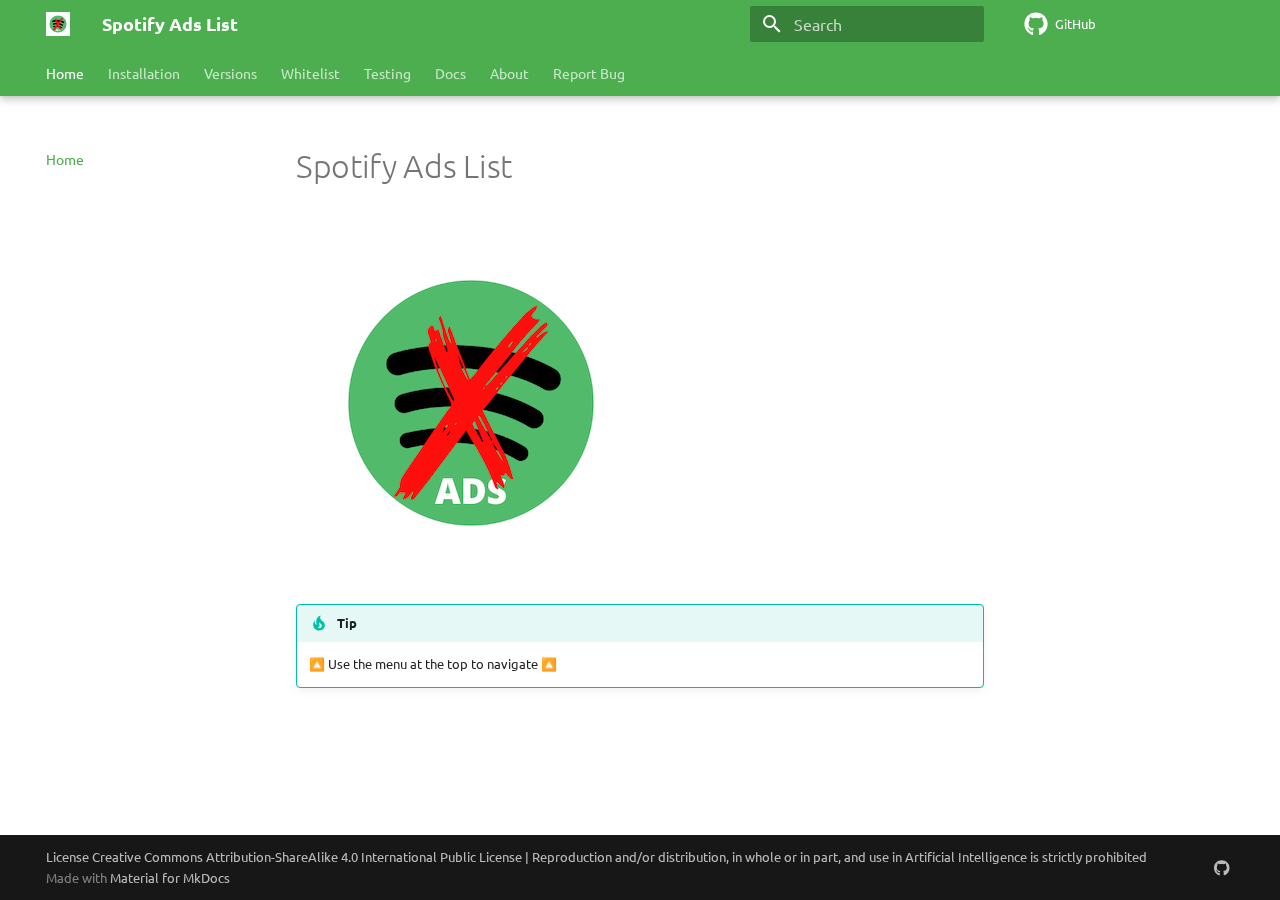
<file: index.html>
<!doctype html>
<html lang="en" class="no-js">
  <head>
    
      <meta charset="utf-8">
      <meta name="viewport" content="width=device-width,initial-scale=1">
      
        <meta name="description" content="No more spotify ADS">
      
      
      
        <link rel="canonical" href="https://spotify.piscinadeentropia.es/">
      
      
      
        <link rel="next" href="docs_installation/">
      
      
      <link rel="icon" href="images/spotify_ads_list_logo.png">
      <meta name="generator" content="mkdocs-1.6.0, mkdocs-material-9.5.28">
    
    
      
        <title>Spotify Ads List</title>
      
    
    
      <link rel="stylesheet" href="assets/stylesheets/main.6543a935.min.css">
      
        
        <link rel="stylesheet" href="assets/stylesheets/palette.06af60db.min.css">
      
      


    
    
      
    
    
      
        
        
        <link rel="preconnect" href="https://fonts.gstatic.com" crossorigin>
        <link rel="stylesheet" href="https://fonts.googleapis.com/css?family=Ubuntu:300,300i,400,400i,700,700i%7CIBM+Plex+Mono:400,400i,700,700i&display=fallback">
        <style>:root{--md-text-font:"Ubuntu";--md-code-font:"IBM Plex Mono"}</style>
      
    
    
    <script>__md_scope=new URL(".",location),__md_hash=e=>[...e].reduce((e,_)=>(e<<5)-e+_.charCodeAt(0),0),__md_get=(e,_=localStorage,t=__md_scope)=>JSON.parse(_.getItem(t.pathname+"."+e)),__md_set=(e,_,t=localStorage,a=__md_scope)=>{try{t.setItem(a.pathname+"."+e,JSON.stringify(_))}catch(e){}}</script>
    
      

    
    
    
  </head>
  
  
    
    
      
    
    
    
    
    <body dir="ltr" data-md-color-scheme="default" data-md-color-primary="green" data-md-color-accent="indigo">
  
    
    <input class="md-toggle" data-md-toggle="drawer" type="checkbox" id="__drawer" autocomplete="off">
    <input class="md-toggle" data-md-toggle="search" type="checkbox" id="__search" autocomplete="off">
    <label class="md-overlay" for="__drawer"></label>
    <div data-md-component="skip">
      
        
        <a href="#spotify-ads-list" class="md-skip">
          Skip to content
        </a>
      
    </div>
    <div data-md-component="announce">
      
    </div>
    
    
      

  

<header class="md-header md-header--shadow md-header--lifted" data-md-component="header">
  <nav class="md-header__inner md-grid" aria-label="Header">
    <a href="." title="Spotify Ads List" class="md-header__button md-logo" aria-label="Spotify Ads List" data-md-component="logo">
      
  <img src="images/spotify_ads_list_logo.png" alt="logo">

    </a>
    <label class="md-header__button md-icon" for="__drawer">
      
      <svg xmlns="http://www.w3.org/2000/svg" viewBox="0 0 24 24"><path d="M3 6h18v2H3V6m0 5h18v2H3v-2m0 5h18v2H3v-2Z"/></svg>
    </label>
    <div class="md-header__title" data-md-component="header-title">
      <div class="md-header__ellipsis">
        <div class="md-header__topic">
          <span class="md-ellipsis">
            Spotify Ads List
          </span>
        </div>
        <div class="md-header__topic" data-md-component="header-topic">
          <span class="md-ellipsis">
            
              Home
            
          </span>
        </div>
      </div>
    </div>
    
      
        <form class="md-header__option" data-md-component="palette">
  
    
    
    
    <input class="md-option" data-md-color-media="" data-md-color-scheme="default" data-md-color-primary="green" data-md-color-accent="indigo"  aria-hidden="true"  type="radio" name="__palette" id="__palette_0">
    
  
    
    
    
    <input class="md-option" data-md-color-media="" data-md-color-scheme="default" data-md-color-primary="indigo" data-md-color-accent="white"  aria-hidden="true"  type="radio" name="__palette" id="__palette_1">
    
  
</form>
      
    
    
      <script>var media,input,key,value,palette=__md_get("__palette");if(palette&&palette.color){"(prefers-color-scheme)"===palette.color.media&&(media=matchMedia("(prefers-color-scheme: light)"),input=document.querySelector(media.matches?"[data-md-color-media='(prefers-color-scheme: light)']":"[data-md-color-media='(prefers-color-scheme: dark)']"),palette.color.media=input.getAttribute("data-md-color-media"),palette.color.scheme=input.getAttribute("data-md-color-scheme"),palette.color.primary=input.getAttribute("data-md-color-primary"),palette.color.accent=input.getAttribute("data-md-color-accent"));for([key,value]of Object.entries(palette.color))document.body.setAttribute("data-md-color-"+key,value)}</script>
    
    
    
      <label class="md-header__button md-icon" for="__search">
        
        <svg xmlns="http://www.w3.org/2000/svg" viewBox="0 0 24 24"><path d="M9.5 3A6.5 6.5 0 0 1 16 9.5c0 1.61-.59 3.09-1.56 4.23l.27.27h.79l5 5-1.5 1.5-5-5v-.79l-.27-.27A6.516 6.516 0 0 1 9.5 16 6.5 6.5 0 0 1 3 9.5 6.5 6.5 0 0 1 9.5 3m0 2C7 5 5 7 5 9.5S7 14 9.5 14 14 12 14 9.5 12 5 9.5 5Z"/></svg>
      </label>
      <div class="md-search" data-md-component="search" role="dialog">
  <label class="md-search__overlay" for="__search"></label>
  <div class="md-search__inner" role="search">
    <form class="md-search__form" name="search">
      <input type="text" class="md-search__input" name="query" aria-label="Search" placeholder="Search" autocapitalize="off" autocorrect="off" autocomplete="off" spellcheck="false" data-md-component="search-query" required>
      <label class="md-search__icon md-icon" for="__search">
        
        <svg xmlns="http://www.w3.org/2000/svg" viewBox="0 0 24 24"><path d="M9.5 3A6.5 6.5 0 0 1 16 9.5c0 1.61-.59 3.09-1.56 4.23l.27.27h.79l5 5-1.5 1.5-5-5v-.79l-.27-.27A6.516 6.516 0 0 1 9.5 16 6.5 6.5 0 0 1 3 9.5 6.5 6.5 0 0 1 9.5 3m0 2C7 5 5 7 5 9.5S7 14 9.5 14 14 12 14 9.5 12 5 9.5 5Z"/></svg>
        
        <svg xmlns="http://www.w3.org/2000/svg" viewBox="0 0 24 24"><path d="M20 11v2H8l5.5 5.5-1.42 1.42L4.16 12l7.92-7.92L13.5 5.5 8 11h12Z"/></svg>
      </label>
      <nav class="md-search__options" aria-label="Search">
        
        <button type="reset" class="md-search__icon md-icon" title="Clear" aria-label="Clear" tabindex="-1">
          
          <svg xmlns="http://www.w3.org/2000/svg" viewBox="0 0 24 24"><path d="M19 6.41 17.59 5 12 10.59 6.41 5 5 6.41 10.59 12 5 17.59 6.41 19 12 13.41 17.59 19 19 17.59 13.41 12 19 6.41Z"/></svg>
        </button>
      </nav>
      
        <div class="md-search__suggest" data-md-component="search-suggest"></div>
      
    </form>
    <div class="md-search__output">
      <div class="md-search__scrollwrap" tabindex="0" data-md-scrollfix>
        <div class="md-search-result" data-md-component="search-result">
          <div class="md-search-result__meta">
            Initializing search
          </div>
          <ol class="md-search-result__list" role="presentation"></ol>
        </div>
      </div>
    </div>
  </div>
</div>
    
    
      <div class="md-header__source">
        <a href="https://github.com/Isaaker/Spotify-AdsList/" title="Go to repository" class="md-source" data-md-component="source">
  <div class="md-source__icon md-icon">
    
    <svg xmlns="http://www.w3.org/2000/svg" viewBox="0 0 496 512"><!--! Font Awesome Free 6.5.2 by @fontawesome - https://fontawesome.com License - https://fontawesome.com/license/free (Icons: CC BY 4.0, Fonts: SIL OFL 1.1, Code: MIT License) Copyright 2024 Fonticons, Inc.--><path d="M165.9 397.4c0 2-2.3 3.6-5.2 3.6-3.3.3-5.6-1.3-5.6-3.6 0-2 2.3-3.6 5.2-3.6 3-.3 5.6 1.3 5.6 3.6zm-31.1-4.5c-.7 2 1.3 4.3 4.3 4.9 2.6 1 5.6 0 6.2-2s-1.3-4.3-4.3-5.2c-2.6-.7-5.5.3-6.2 2.3zm44.2-1.7c-2.9.7-4.9 2.6-4.6 4.9.3 2 2.9 3.3 5.9 2.6 2.9-.7 4.9-2.6 4.6-4.6-.3-1.9-3-3.2-5.9-2.9zM244.8 8C106.1 8 0 113.3 0 252c0 110.9 69.8 205.8 169.5 239.2 12.8 2.3 17.3-5.6 17.3-12.1 0-6.2-.3-40.4-.3-61.4 0 0-70 15-84.7-29.8 0 0-11.4-29.1-27.8-36.6 0 0-22.9-15.7 1.6-15.4 0 0 24.9 2 38.6 25.8 21.9 38.6 58.6 27.5 72.9 20.9 2.3-16 8.8-27.1 16-33.7-55.9-6.2-112.3-14.3-112.3-110.5 0-27.5 7.6-41.3 23.6-58.9-2.6-6.5-11.1-33.3 2.6-67.9 20.9-6.5 69 27 69 27 20-5.6 41.5-8.5 62.8-8.5s42.8 2.9 62.8 8.5c0 0 48.1-33.6 69-27 13.7 34.7 5.2 61.4 2.6 67.9 16 17.7 25.8 31.5 25.8 58.9 0 96.5-58.9 104.2-114.8 110.5 9.2 7.9 17 22.9 17 46.4 0 33.7-.3 75.4-.3 83.6 0 6.5 4.6 14.4 17.3 12.1C428.2 457.8 496 362.9 496 252 496 113.3 383.5 8 244.8 8zM97.2 352.9c-1.3 1-1 3.3.7 5.2 1.6 1.6 3.9 2.3 5.2 1 1.3-1 1-3.3-.7-5.2-1.6-1.6-3.9-2.3-5.2-1zm-10.8-8.1c-.7 1.3.3 2.9 2.3 3.9 1.6 1 3.6.7 4.3-.7.7-1.3-.3-2.9-2.3-3.9-2-.6-3.6-.3-4.3.7zm32.4 35.6c-1.6 1.3-1 4.3 1.3 6.2 2.3 2.3 5.2 2.6 6.5 1 1.3-1.3.7-4.3-1.3-6.2-2.2-2.3-5.2-2.6-6.5-1zm-11.4-14.7c-1.6 1-1.6 3.6 0 5.9 1.6 2.3 4.3 3.3 5.6 2.3 1.6-1.3 1.6-3.9 0-6.2-1.4-2.3-4-3.3-5.6-2z"/></svg>
  </div>
  <div class="md-source__repository">
    GitHub
  </div>
</a>
      </div>
    
  </nav>
  
    
      
<nav class="md-tabs" aria-label="Tabs" data-md-component="tabs">
  <div class="md-grid">
    <ul class="md-tabs__list">
      
        
  
  
    
  
  
    <li class="md-tabs__item md-tabs__item--active">
      <a href="." class="md-tabs__link">
        
  
    
  
  Home

      </a>
    </li>
  

      
        
  
  
  
    <li class="md-tabs__item">
      <a href="docs_installation/" class="md-tabs__link">
        
  
    
  
  Installation

      </a>
    </li>
  

      
        
  
  
  
    
    
      <li class="md-tabs__item">
        <a href="docs_standard.md" class="md-tabs__link">
          
  
  Versions

        </a>
      </li>
    
  

      
        
  
  
  
    <li class="md-tabs__item">
      <a href="docs_whitelist/" class="md-tabs__link">
        
  
    
  
  Whitelist

      </a>
    </li>
  

      
        
  
  
  
    <li class="md-tabs__item">
      <a href="docs_testing/" class="md-tabs__link">
        
  
    
  
  Testing

      </a>
    </li>
  

      
        
  
  
  
    
    
      <li class="md-tabs__item">
        <a href="docs_faq/" class="md-tabs__link">
          
  
  Docs

        </a>
      </li>
    
  

      
        
  
  
  
    
    
      <li class="md-tabs__item">
        <a href="docs_about.md" class="md-tabs__link">
          
  
  About

        </a>
      </li>
    
  

      
        
  
  
  
    <li class="md-tabs__item">
      <a href="https://github.com/Isaaker/Spotify-AdsList/issues" class="md-tabs__link">
        
  
    
  
  Report Bug

      </a>
    </li>
  

      
    </ul>
  </div>
</nav>
    
  
</header>
    
    <div class="md-container" data-md-component="container">
      
      
        
      
      <main class="md-main" data-md-component="main">
        <div class="md-main__inner md-grid">
          
            
              
              <div class="md-sidebar md-sidebar--primary" data-md-component="sidebar" data-md-type="navigation" >
                <div class="md-sidebar__scrollwrap">
                  <div class="md-sidebar__inner">
                    


  


<nav class="md-nav md-nav--primary md-nav--lifted" aria-label="Navigation" data-md-level="0">
  <label class="md-nav__title" for="__drawer">
    <a href="." title="Spotify Ads List" class="md-nav__button md-logo" aria-label="Spotify Ads List" data-md-component="logo">
      
  <img src="images/spotify_ads_list_logo.png" alt="logo">

    </a>
    Spotify Ads List
  </label>
  
    <div class="md-nav__source">
      <a href="https://github.com/Isaaker/Spotify-AdsList/" title="Go to repository" class="md-source" data-md-component="source">
  <div class="md-source__icon md-icon">
    
    <svg xmlns="http://www.w3.org/2000/svg" viewBox="0 0 496 512"><!--! Font Awesome Free 6.5.2 by @fontawesome - https://fontawesome.com License - https://fontawesome.com/license/free (Icons: CC BY 4.0, Fonts: SIL OFL 1.1, Code: MIT License) Copyright 2024 Fonticons, Inc.--><path d="M165.9 397.4c0 2-2.3 3.6-5.2 3.6-3.3.3-5.6-1.3-5.6-3.6 0-2 2.3-3.6 5.2-3.6 3-.3 5.6 1.3 5.6 3.6zm-31.1-4.5c-.7 2 1.3 4.3 4.3 4.9 2.6 1 5.6 0 6.2-2s-1.3-4.3-4.3-5.2c-2.6-.7-5.5.3-6.2 2.3zm44.2-1.7c-2.9.7-4.9 2.6-4.6 4.9.3 2 2.9 3.3 5.9 2.6 2.9-.7 4.9-2.6 4.6-4.6-.3-1.9-3-3.2-5.9-2.9zM244.8 8C106.1 8 0 113.3 0 252c0 110.9 69.8 205.8 169.5 239.2 12.8 2.3 17.3-5.6 17.3-12.1 0-6.2-.3-40.4-.3-61.4 0 0-70 15-84.7-29.8 0 0-11.4-29.1-27.8-36.6 0 0-22.9-15.7 1.6-15.4 0 0 24.9 2 38.6 25.8 21.9 38.6 58.6 27.5 72.9 20.9 2.3-16 8.8-27.1 16-33.7-55.9-6.2-112.3-14.3-112.3-110.5 0-27.5 7.6-41.3 23.6-58.9-2.6-6.5-11.1-33.3 2.6-67.9 20.9-6.5 69 27 69 27 20-5.6 41.5-8.5 62.8-8.5s42.8 2.9 62.8 8.5c0 0 48.1-33.6 69-27 13.7 34.7 5.2 61.4 2.6 67.9 16 17.7 25.8 31.5 25.8 58.9 0 96.5-58.9 104.2-114.8 110.5 9.2 7.9 17 22.9 17 46.4 0 33.7-.3 75.4-.3 83.6 0 6.5 4.6 14.4 17.3 12.1C428.2 457.8 496 362.9 496 252 496 113.3 383.5 8 244.8 8zM97.2 352.9c-1.3 1-1 3.3.7 5.2 1.6 1.6 3.9 2.3 5.2 1 1.3-1 1-3.3-.7-5.2-1.6-1.6-3.9-2.3-5.2-1zm-10.8-8.1c-.7 1.3.3 2.9 2.3 3.9 1.6 1 3.6.7 4.3-.7.7-1.3-.3-2.9-2.3-3.9-2-.6-3.6-.3-4.3.7zm32.4 35.6c-1.6 1.3-1 4.3 1.3 6.2 2.3 2.3 5.2 2.6 6.5 1 1.3-1.3.7-4.3-1.3-6.2-2.2-2.3-5.2-2.6-6.5-1zm-11.4-14.7c-1.6 1-1.6 3.6 0 5.9 1.6 2.3 4.3 3.3 5.6 2.3 1.6-1.3 1.6-3.9 0-6.2-1.4-2.3-4-3.3-5.6-2z"/></svg>
  </div>
  <div class="md-source__repository">
    GitHub
  </div>
</a>
    </div>
  
  <ul class="md-nav__list" data-md-scrollfix>
    
      
      
  
  
    
  
  
  
    <li class="md-nav__item md-nav__item--active">
      
      <input class="md-nav__toggle md-toggle" type="checkbox" id="__toc">
      
      
        
      
      
      <a href="." class="md-nav__link md-nav__link--active">
        
  
  <span class="md-ellipsis">
    Home
  </span>
  

      </a>
      
    </li>
  

    
      
      
  
  
  
  
    <li class="md-nav__item">
      <a href="docs_installation/" class="md-nav__link">
        
  
  <span class="md-ellipsis">
    Installation
  </span>
  

      </a>
    </li>
  

    
      
      
  
  
  
  
    
    
    
      
      
        
      
    
    
    <li class="md-nav__item md-nav__item--nested">
      
        
        
        <input class="md-nav__toggle md-toggle " type="checkbox" id="__nav_3" >
        
          
          <label class="md-nav__link" for="__nav_3" id="__nav_3_label" tabindex="0">
            
  
  <span class="md-ellipsis">
    Versions
  </span>
  

            <span class="md-nav__icon md-icon"></span>
          </label>
        
        <nav class="md-nav" data-md-level="1" aria-labelledby="__nav_3_label" aria-expanded="false">
          <label class="md-nav__title" for="__nav_3">
            <span class="md-nav__icon md-icon"></span>
            Versions
          </label>
          <ul class="md-nav__list" data-md-scrollfix>
            
              
                
  
  
  
  
    <li class="md-nav__item">
      <a href="docs_standard.md" class="md-nav__link">
        
  
  <span class="md-ellipsis">
    Standard
  </span>
  

      </a>
    </li>
  

              
            
              
                
  
  
  
  
    <li class="md-nav__item">
      <a href="docs_pihole.md" class="md-nav__link">
        
  
  <span class="md-ellipsis">
    Pi-Hole
  </span>
  

      </a>
    </li>
  

              
            
              
                
  
  
  
  
    <li class="md-nav__item">
      <a href="docs_dnsmasq.md" class="md-nav__link">
        
  
  <span class="md-ellipsis">
    Dnsmasq
  </span>
  

      </a>
    </li>
  

              
            
              
                
  
  
  
  
    <li class="md-nav__item">
      <a href="docs_adguard.md" class="md-nav__link">
        
  
  <span class="md-ellipsis">
    Adguard
  </span>
  

      </a>
    </li>
  

              
            
          </ul>
        </nav>
      
    </li>
  

    
      
      
  
  
  
  
    <li class="md-nav__item">
      <a href="docs_whitelist/" class="md-nav__link">
        
  
  <span class="md-ellipsis">
    Whitelist
  </span>
  

      </a>
    </li>
  

    
      
      
  
  
  
  
    <li class="md-nav__item">
      <a href="docs_testing/" class="md-nav__link">
        
  
  <span class="md-ellipsis">
    Testing
  </span>
  

      </a>
    </li>
  

    
      
      
  
  
  
  
    
    
    
      
      
        
      
    
    
    <li class="md-nav__item md-nav__item--nested">
      
        
        
        <input class="md-nav__toggle md-toggle " type="checkbox" id="__nav_6" >
        
          
          <label class="md-nav__link" for="__nav_6" id="__nav_6_label" tabindex="0">
            
  
  <span class="md-ellipsis">
    Docs
  </span>
  

            <span class="md-nav__icon md-icon"></span>
          </label>
        
        <nav class="md-nav" data-md-level="1" aria-labelledby="__nav_6_label" aria-expanded="false">
          <label class="md-nav__title" for="__nav_6">
            <span class="md-nav__icon md-icon"></span>
            Docs
          </label>
          <ul class="md-nav__list" data-md-scrollfix>
            
              
                
  
  
  
  
    <li class="md-nav__item">
      <a href="docs_faq/" class="md-nav__link">
        
  
  <span class="md-ellipsis">
    F.A.Q
  </span>
  

      </a>
    </li>
  

              
            
              
                
  
  
  
  
    <li class="md-nav__item">
      <a href="docs_how_spotify_ads.md" class="md-nav__link">
        
  
  <span class="md-ellipsis">
    How Spotify send ads?
  </span>
  

      </a>
    </li>
  

              
            
              
                
  
  
  
  
    <li class="md-nav__item">
      <a href="docs_how_adblockers_work.md" class="md-nav__link">
        
  
  <span class="md-ellipsis">
    How adblockers work?
  </span>
  

      </a>
    </li>
  

              
            
              
                
  
  
  
  
    <li class="md-nav__item">
      <a href="docs_why_add_more_blocklists.md" class="md-nav__link">
        
  
  <span class="md-ellipsis">
    Why to add aditional blocklists
  </span>
  

      </a>
    </li>
  

              
            
          </ul>
        </nav>
      
    </li>
  

    
      
      
  
  
  
  
    
    
    
      
      
        
      
    
    
    <li class="md-nav__item md-nav__item--nested">
      
        
        
        <input class="md-nav__toggle md-toggle " type="checkbox" id="__nav_7" >
        
          
          <label class="md-nav__link" for="__nav_7" id="__nav_7_label" tabindex="0">
            
  
  <span class="md-ellipsis">
    About
  </span>
  

            <span class="md-nav__icon md-icon"></span>
          </label>
        
        <nav class="md-nav" data-md-level="1" aria-labelledby="__nav_7_label" aria-expanded="false">
          <label class="md-nav__title" for="__nav_7">
            <span class="md-nav__icon md-icon"></span>
            About
          </label>
          <ul class="md-nav__list" data-md-scrollfix>
            
              
                
  
  
  
  
    <li class="md-nav__item">
      <a href="docs_about.md" class="md-nav__link">
        
  
  <span class="md-ellipsis">
    About
  </span>
  

      </a>
    </li>
  

              
            
              
                
  
  
  
  
    <li class="md-nav__item">
      <a href="docs_license/" class="md-nav__link">
        
  
  <span class="md-ellipsis">
    License
  </span>
  

      </a>
    </li>
  

              
            
              
                
  
  
  
  
    <li class="md-nav__item">
      <a href="docs_contributing/" class="md-nav__link">
        
  
  <span class="md-ellipsis">
    Contributing.md
  </span>
  

      </a>
    </li>
  

              
            
          </ul>
        </nav>
      
    </li>
  

    
      
      
  
  
  
  
    <li class="md-nav__item">
      <a href="https://github.com/Isaaker/Spotify-AdsList/issues" class="md-nav__link">
        
  
  <span class="md-ellipsis">
    Report Bug
  </span>
  

      </a>
    </li>
  

    
  </ul>
</nav>
                  </div>
                </div>
              </div>
            
            
              
              <div class="md-sidebar md-sidebar--secondary" data-md-component="sidebar" data-md-type="toc" >
                <div class="md-sidebar__scrollwrap">
                  <div class="md-sidebar__inner">
                    

<nav class="md-nav md-nav--secondary" aria-label="Table of contents">
  
  
  
    
  
  
</nav>
                  </div>
                </div>
              </div>
            
          
          
            <div class="md-content" data-md-component="content">
              <article class="md-content__inner md-typeset">
                
                  

  
  


<h1 id="spotify-ads-list">Spotify Ads List<a class="headerlink" href="#spotify-ads-list" title="Permanent link">&para;</a></h1>
<p><img alt="Spotify Ads List Logo" src="images/spotify_ads_list_logo.png" /></p>
<div class="admonition tip">
<p class="admonition-title">Tip</p>
<p>🔼 Use the menu at the top to navigate 🔼</p>
</div>












                
              </article>
            </div>
          
          
<script>var target=document.getElementById(location.hash.slice(1));target&&target.name&&(target.checked=target.name.startsWith("__tabbed_"))</script>
        </div>
        
          <button type="button" class="md-top md-icon" data-md-component="top" hidden>
  
  <svg xmlns="http://www.w3.org/2000/svg" viewBox="0 0 24 24"><path d="M13 20h-2V8l-5.5 5.5-1.42-1.42L12 4.16l7.92 7.92-1.42 1.42L13 8v12Z"/></svg>
  Back to top
</button>
        
      </main>
      
        <footer class="md-footer">
  
  <div class="md-footer-meta md-typeset">
    <div class="md-footer-meta__inner md-grid">
      <div class="md-copyright">
  
    <div class="md-copyright__highlight">
      License <a href="https://github.com/Isaaker/Spotify-AdsList/blob/main/LICENSE.txt">Creative Commons Attribution-ShareAlike 4.0 International Public License</a> | Reproduction and/or distribution, in whole or in part, and use in Artificial Intelligence is strictly prohibited
    </div>
  
  
    Made with
    <a href="https://squidfunk.github.io/mkdocs-material/" target="_blank" rel="noopener">
      Material for MkDocs
    </a>
  
</div>
      
        <div class="md-social">
  
    
    
    
    
      
      
    
    <a href="https://github.com/Isaaker/Spotify-AdsList/" target="_blank" rel="noopener" title="github.com" class="md-social__link">
      <svg xmlns="http://www.w3.org/2000/svg" viewBox="0 0 496 512"><!--! Font Awesome Free 6.5.2 by @fontawesome - https://fontawesome.com License - https://fontawesome.com/license/free (Icons: CC BY 4.0, Fonts: SIL OFL 1.1, Code: MIT License) Copyright 2024 Fonticons, Inc.--><path d="M165.9 397.4c0 2-2.3 3.6-5.2 3.6-3.3.3-5.6-1.3-5.6-3.6 0-2 2.3-3.6 5.2-3.6 3-.3 5.6 1.3 5.6 3.6zm-31.1-4.5c-.7 2 1.3 4.3 4.3 4.9 2.6 1 5.6 0 6.2-2s-1.3-4.3-4.3-5.2c-2.6-.7-5.5.3-6.2 2.3zm44.2-1.7c-2.9.7-4.9 2.6-4.6 4.9.3 2 2.9 3.3 5.9 2.6 2.9-.7 4.9-2.6 4.6-4.6-.3-1.9-3-3.2-5.9-2.9zM244.8 8C106.1 8 0 113.3 0 252c0 110.9 69.8 205.8 169.5 239.2 12.8 2.3 17.3-5.6 17.3-12.1 0-6.2-.3-40.4-.3-61.4 0 0-70 15-84.7-29.8 0 0-11.4-29.1-27.8-36.6 0 0-22.9-15.7 1.6-15.4 0 0 24.9 2 38.6 25.8 21.9 38.6 58.6 27.5 72.9 20.9 2.3-16 8.8-27.1 16-33.7-55.9-6.2-112.3-14.3-112.3-110.5 0-27.5 7.6-41.3 23.6-58.9-2.6-6.5-11.1-33.3 2.6-67.9 20.9-6.5 69 27 69 27 20-5.6 41.5-8.5 62.8-8.5s42.8 2.9 62.8 8.5c0 0 48.1-33.6 69-27 13.7 34.7 5.2 61.4 2.6 67.9 16 17.7 25.8 31.5 25.8 58.9 0 96.5-58.9 104.2-114.8 110.5 9.2 7.9 17 22.9 17 46.4 0 33.7-.3 75.4-.3 83.6 0 6.5 4.6 14.4 17.3 12.1C428.2 457.8 496 362.9 496 252 496 113.3 383.5 8 244.8 8zM97.2 352.9c-1.3 1-1 3.3.7 5.2 1.6 1.6 3.9 2.3 5.2 1 1.3-1 1-3.3-.7-5.2-1.6-1.6-3.9-2.3-5.2-1zm-10.8-8.1c-.7 1.3.3 2.9 2.3 3.9 1.6 1 3.6.7 4.3-.7.7-1.3-.3-2.9-2.3-3.9-2-.6-3.6-.3-4.3.7zm32.4 35.6c-1.6 1.3-1 4.3 1.3 6.2 2.3 2.3 5.2 2.6 6.5 1 1.3-1.3.7-4.3-1.3-6.2-2.2-2.3-5.2-2.6-6.5-1zm-11.4-14.7c-1.6 1-1.6 3.6 0 5.9 1.6 2.3 4.3 3.3 5.6 2.3 1.6-1.3 1.6-3.9 0-6.2-1.4-2.3-4-3.3-5.6-2z"/></svg>
    </a>
  
</div>
      
    </div>
  </div>
</footer>
      
    </div>
    <div class="md-dialog" data-md-component="dialog">
      <div class="md-dialog__inner md-typeset"></div>
    </div>
    
    
    <script id="__config" type="application/json">{"base": ".", "features": ["navigation.tabs", "navigation.tabs.sticky", "navigation.sections", "navigation.top", "search.suggest"], "search": "assets/javascripts/workers/search.b8dbb3d2.min.js", "translations": {"clipboard.copied": "Copied to clipboard", "clipboard.copy": "Copy to clipboard", "search.result.more.one": "1 more on this page", "search.result.more.other": "# more on this page", "search.result.none": "No matching documents", "search.result.one": "1 matching document", "search.result.other": "# matching documents", "search.result.placeholder": "Type to start searching", "search.result.term.missing": "Missing", "select.version": "Select version"}}</script>
    
    
      <script src="assets/javascripts/bundle.fe8b6f2b.min.js"></script>
      
    
  </body>
</html>
</file>
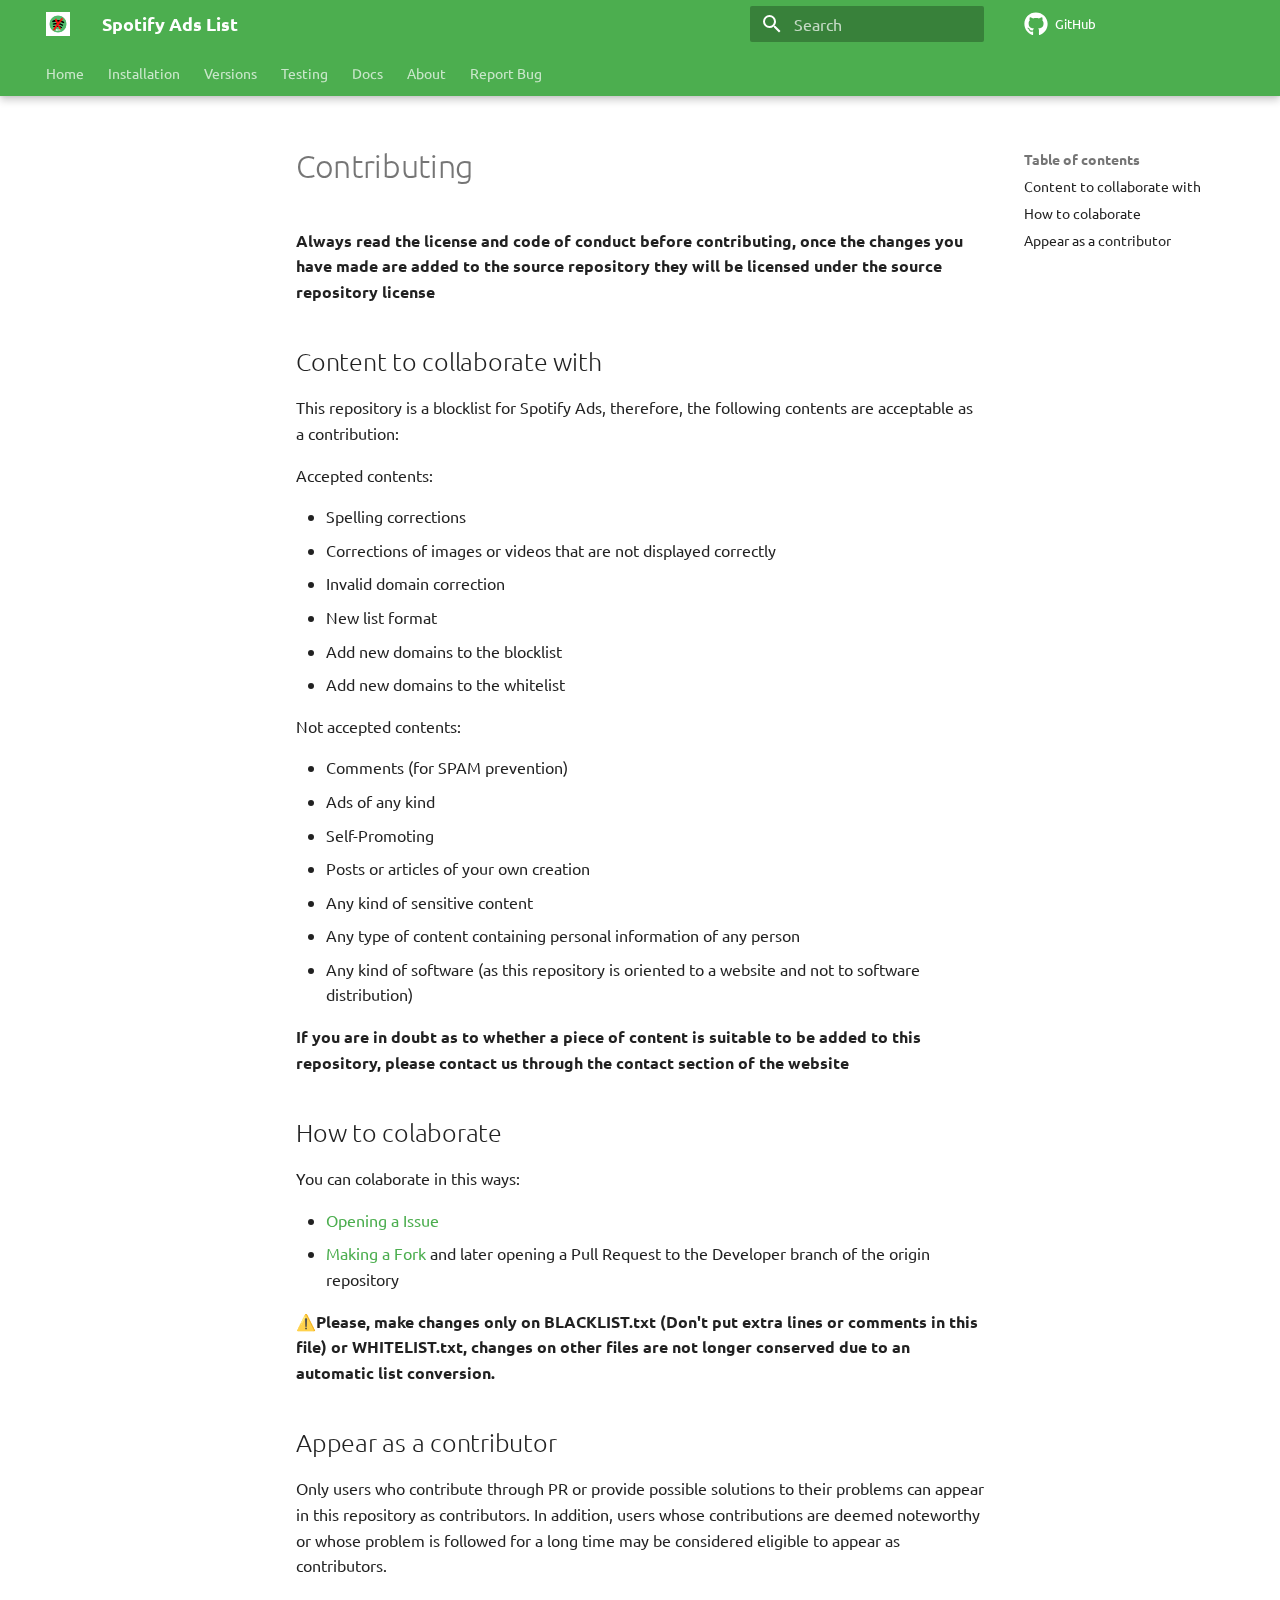
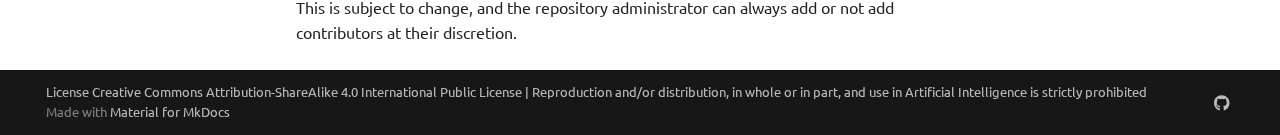
<file: contributing/index.html>
<!doctype html>
<html lang="en" class="no-js">
  <head>
    
      <meta charset="utf-8">
      <meta name="viewport" content="width=device-width,initial-scale=1">
      
        <meta name="description" content="No more spotify ADS">
      
      
      
        <link rel="canonical" href="https://spotify.piscinadeentropia.es/contributing/">
      
      
      
      
      <link rel="icon" href="../images/spotify_ads_list_logo.png">
      <meta name="generator" content="mkdocs-1.6.1, mkdocs-material-9.5.34">
    
    
      
        <title>Contributing - Spotify Ads List</title>
      
    
    
      <link rel="stylesheet" href="../assets/stylesheets/main.35f28582.min.css">
      
        
        <link rel="stylesheet" href="../assets/stylesheets/palette.06af60db.min.css">
      
      


    
    
      
    
    
      
        
        
        <link rel="preconnect" href="https://fonts.gstatic.com" crossorigin>
        <link rel="stylesheet" href="https://fonts.googleapis.com/css?family=Ubuntu:300,300i,400,400i,700,700i%7CIBM+Plex+Mono:400,400i,700,700i&display=fallback">
        <style>:root{--md-text-font:"Ubuntu";--md-code-font:"IBM Plex Mono"}</style>
      
    
    
    <script>__md_scope=new URL("..",location),__md_hash=e=>[...e].reduce(((e,_)=>(e<<5)-e+_.charCodeAt(0)),0),__md_get=(e,_=localStorage,t=__md_scope)=>JSON.parse(_.getItem(t.pathname+"."+e)),__md_set=(e,_,t=localStorage,a=__md_scope)=>{try{t.setItem(a.pathname+"."+e,JSON.stringify(_))}catch(e){}}</script>
    
      

    
    
    
  </head>
  
  
    
    
      
    
    
    
    
    <body dir="ltr" data-md-color-scheme="default" data-md-color-primary="green" data-md-color-accent="indigo">
  
    
    <input class="md-toggle" data-md-toggle="drawer" type="checkbox" id="__drawer" autocomplete="off">
    <input class="md-toggle" data-md-toggle="search" type="checkbox" id="__search" autocomplete="off">
    <label class="md-overlay" for="__drawer"></label>
    <div data-md-component="skip">
      
        
        <a href="#contributing" class="md-skip">
          Skip to content
        </a>
      
    </div>
    <div data-md-component="announce">
      
    </div>
    
    
      

  

<header class="md-header md-header--shadow md-header--lifted" data-md-component="header">
  <nav class="md-header__inner md-grid" aria-label="Header">
    <a href=".." title="Spotify Ads List" class="md-header__button md-logo" aria-label="Spotify Ads List" data-md-component="logo">
      
  <img src="../images/spotify_ads_list_logo.png" alt="logo">

    </a>
    <label class="md-header__button md-icon" for="__drawer">
      
      <svg xmlns="http://www.w3.org/2000/svg" viewBox="0 0 24 24"><path d="M3 6h18v2H3zm0 5h18v2H3zm0 5h18v2H3z"/></svg>
    </label>
    <div class="md-header__title" data-md-component="header-title">
      <div class="md-header__ellipsis">
        <div class="md-header__topic">
          <span class="md-ellipsis">
            Spotify Ads List
          </span>
        </div>
        <div class="md-header__topic" data-md-component="header-topic">
          <span class="md-ellipsis">
            
              Contributing
            
          </span>
        </div>
      </div>
    </div>
    
      
        <form class="md-header__option" data-md-component="palette">
  
    
    
    
    <input class="md-option" data-md-color-media="" data-md-color-scheme="default" data-md-color-primary="green" data-md-color-accent="indigo"  aria-hidden="true"  type="radio" name="__palette" id="__palette_0">
    
  
    
    
    
    <input class="md-option" data-md-color-media="" data-md-color-scheme="default" data-md-color-primary="indigo" data-md-color-accent="white"  aria-hidden="true"  type="radio" name="__palette" id="__palette_1">
    
  
</form>
      
    
    
      <script>var palette=__md_get("__palette");if(palette&&palette.color){if("(prefers-color-scheme)"===palette.color.media){var media=matchMedia("(prefers-color-scheme: light)"),input=document.querySelector(media.matches?"[data-md-color-media='(prefers-color-scheme: light)']":"[data-md-color-media='(prefers-color-scheme: dark)']");palette.color.media=input.getAttribute("data-md-color-media"),palette.color.scheme=input.getAttribute("data-md-color-scheme"),palette.color.primary=input.getAttribute("data-md-color-primary"),palette.color.accent=input.getAttribute("data-md-color-accent")}for(var[key,value]of Object.entries(palette.color))document.body.setAttribute("data-md-color-"+key,value)}</script>
    
    
    
      <label class="md-header__button md-icon" for="__search">
        
        <svg xmlns="http://www.w3.org/2000/svg" viewBox="0 0 24 24"><path d="M9.5 3A6.5 6.5 0 0 1 16 9.5c0 1.61-.59 3.09-1.56 4.23l.27.27h.79l5 5-1.5 1.5-5-5v-.79l-.27-.27A6.52 6.52 0 0 1 9.5 16 6.5 6.5 0 0 1 3 9.5 6.5 6.5 0 0 1 9.5 3m0 2C7 5 5 7 5 9.5S7 14 9.5 14 14 12 14 9.5 12 5 9.5 5"/></svg>
      </label>
      <div class="md-search" data-md-component="search" role="dialog">
  <label class="md-search__overlay" for="__search"></label>
  <div class="md-search__inner" role="search">
    <form class="md-search__form" name="search">
      <input type="text" class="md-search__input" name="query" aria-label="Search" placeholder="Search" autocapitalize="off" autocorrect="off" autocomplete="off" spellcheck="false" data-md-component="search-query" required>
      <label class="md-search__icon md-icon" for="__search">
        
        <svg xmlns="http://www.w3.org/2000/svg" viewBox="0 0 24 24"><path d="M9.5 3A6.5 6.5 0 0 1 16 9.5c0 1.61-.59 3.09-1.56 4.23l.27.27h.79l5 5-1.5 1.5-5-5v-.79l-.27-.27A6.52 6.52 0 0 1 9.5 16 6.5 6.5 0 0 1 3 9.5 6.5 6.5 0 0 1 9.5 3m0 2C7 5 5 7 5 9.5S7 14 9.5 14 14 12 14 9.5 12 5 9.5 5"/></svg>
        
        <svg xmlns="http://www.w3.org/2000/svg" viewBox="0 0 24 24"><path d="M20 11v2H8l5.5 5.5-1.42 1.42L4.16 12l7.92-7.92L13.5 5.5 8 11z"/></svg>
      </label>
      <nav class="md-search__options" aria-label="Search">
        
        <button type="reset" class="md-search__icon md-icon" title="Clear" aria-label="Clear" tabindex="-1">
          
          <svg xmlns="http://www.w3.org/2000/svg" viewBox="0 0 24 24"><path d="M19 6.41 17.59 5 12 10.59 6.41 5 5 6.41 10.59 12 5 17.59 6.41 19 12 13.41 17.59 19 19 17.59 13.41 12z"/></svg>
        </button>
      </nav>
      
        <div class="md-search__suggest" data-md-component="search-suggest"></div>
      
    </form>
    <div class="md-search__output">
      <div class="md-search__scrollwrap" tabindex="0" data-md-scrollfix>
        <div class="md-search-result" data-md-component="search-result">
          <div class="md-search-result__meta">
            Initializing search
          </div>
          <ol class="md-search-result__list" role="presentation"></ol>
        </div>
      </div>
    </div>
  </div>
</div>
    
    
      <div class="md-header__source">
        <a href="https://github.com/Isaaker/Spotify-AdsList/" title="Go to repository" class="md-source" data-md-component="source">
  <div class="md-source__icon md-icon">
    
    <svg xmlns="http://www.w3.org/2000/svg" viewBox="0 0 496 512"><!--! Font Awesome Free 6.6.0 by @fontawesome - https://fontawesome.com License - https://fontawesome.com/license/free (Icons: CC BY 4.0, Fonts: SIL OFL 1.1, Code: MIT License) Copyright 2024 Fonticons, Inc.--><path d="M165.9 397.4c0 2-2.3 3.6-5.2 3.6-3.3.3-5.6-1.3-5.6-3.6 0-2 2.3-3.6 5.2-3.6 3-.3 5.6 1.3 5.6 3.6m-31.1-4.5c-.7 2 1.3 4.3 4.3 4.9 2.6 1 5.6 0 6.2-2s-1.3-4.3-4.3-5.2c-2.6-.7-5.5.3-6.2 2.3m44.2-1.7c-2.9.7-4.9 2.6-4.6 4.9.3 2 2.9 3.3 5.9 2.6 2.9-.7 4.9-2.6 4.6-4.6-.3-1.9-3-3.2-5.9-2.9M244.8 8C106.1 8 0 113.3 0 252c0 110.9 69.8 205.8 169.5 239.2 12.8 2.3 17.3-5.6 17.3-12.1 0-6.2-.3-40.4-.3-61.4 0 0-70 15-84.7-29.8 0 0-11.4-29.1-27.8-36.6 0 0-22.9-15.7 1.6-15.4 0 0 24.9 2 38.6 25.8 21.9 38.6 58.6 27.5 72.9 20.9 2.3-16 8.8-27.1 16-33.7-55.9-6.2-112.3-14.3-112.3-110.5 0-27.5 7.6-41.3 23.6-58.9-2.6-6.5-11.1-33.3 2.6-67.9 20.9-6.5 69 27 69 27 20-5.6 41.5-8.5 62.8-8.5s42.8 2.9 62.8 8.5c0 0 48.1-33.6 69-27 13.7 34.7 5.2 61.4 2.6 67.9 16 17.7 25.8 31.5 25.8 58.9 0 96.5-58.9 104.2-114.8 110.5 9.2 7.9 17 22.9 17 46.4 0 33.7-.3 75.4-.3 83.6 0 6.5 4.6 14.4 17.3 12.1C428.2 457.8 496 362.9 496 252 496 113.3 383.5 8 244.8 8M97.2 352.9c-1.3 1-1 3.3.7 5.2 1.6 1.6 3.9 2.3 5.2 1 1.3-1 1-3.3-.7-5.2-1.6-1.6-3.9-2.3-5.2-1m-10.8-8.1c-.7 1.3.3 2.9 2.3 3.9 1.6 1 3.6.7 4.3-.7.7-1.3-.3-2.9-2.3-3.9-2-.6-3.6-.3-4.3.7m32.4 35.6c-1.6 1.3-1 4.3 1.3 6.2 2.3 2.3 5.2 2.6 6.5 1 1.3-1.3.7-4.3-1.3-6.2-2.2-2.3-5.2-2.6-6.5-1m-11.4-14.7c-1.6 1-1.6 3.6 0 5.9s4.3 3.3 5.6 2.3c1.6-1.3 1.6-3.9 0-6.2-1.4-2.3-4-3.3-5.6-2"/></svg>
  </div>
  <div class="md-source__repository">
    GitHub
  </div>
</a>
      </div>
    
  </nav>
  
    
      
<nav class="md-tabs" aria-label="Tabs" data-md-component="tabs">
  <div class="md-grid">
    <ul class="md-tabs__list">
      
        
  
  
  
    <li class="md-tabs__item">
      <a href=".." class="md-tabs__link">
        
  
    
  
  Home

      </a>
    </li>
  

      
        
  
  
  
    <li class="md-tabs__item">
      <a href="../docs_installation/" class="md-tabs__link">
        
  
    
  
  Installation

      </a>
    </li>
  

      
        
  
  
  
    
    
      <li class="md-tabs__item">
        <a href="../docs_standard.md" class="md-tabs__link">
          
  
  Versions

        </a>
      </li>
    
  

      
        
  
  
  
    <li class="md-tabs__item">
      <a href="../docs_testing/" class="md-tabs__link">
        
  
    
  
  Testing

      </a>
    </li>
  

      
        
  
  
  
    
    
      <li class="md-tabs__item">
        <a href="../docs_faq/" class="md-tabs__link">
          
  
  Docs

        </a>
      </li>
    
  

      
        
  
  
  
    
    
      <li class="md-tabs__item">
        <a href="../docs_about/" class="md-tabs__link">
          
  
  About

        </a>
      </li>
    
  

      
        
  
  
  
    <li class="md-tabs__item">
      <a href="https://github.com/Isaaker/Spotify-AdsList/issues" class="md-tabs__link">
        
  
    
  
  Report Bug

      </a>
    </li>
  

      
    </ul>
  </div>
</nav>
    
  
</header>
    
    <div class="md-container" data-md-component="container">
      
      
        
      
      <main class="md-main" data-md-component="main">
        <div class="md-main__inner md-grid">
          
            
              
              <div class="md-sidebar md-sidebar--primary" data-md-component="sidebar" data-md-type="navigation" >
                <div class="md-sidebar__scrollwrap">
                  <div class="md-sidebar__inner">
                    


  


<nav class="md-nav md-nav--primary md-nav--lifted" aria-label="Navigation" data-md-level="0">
  <label class="md-nav__title" for="__drawer">
    <a href=".." title="Spotify Ads List" class="md-nav__button md-logo" aria-label="Spotify Ads List" data-md-component="logo">
      
  <img src="../images/spotify_ads_list_logo.png" alt="logo">

    </a>
    Spotify Ads List
  </label>
  
    <div class="md-nav__source">
      <a href="https://github.com/Isaaker/Spotify-AdsList/" title="Go to repository" class="md-source" data-md-component="source">
  <div class="md-source__icon md-icon">
    
    <svg xmlns="http://www.w3.org/2000/svg" viewBox="0 0 496 512"><!--! Font Awesome Free 6.6.0 by @fontawesome - https://fontawesome.com License - https://fontawesome.com/license/free (Icons: CC BY 4.0, Fonts: SIL OFL 1.1, Code: MIT License) Copyright 2024 Fonticons, Inc.--><path d="M165.9 397.4c0 2-2.3 3.6-5.2 3.6-3.3.3-5.6-1.3-5.6-3.6 0-2 2.3-3.6 5.2-3.6 3-.3 5.6 1.3 5.6 3.6m-31.1-4.5c-.7 2 1.3 4.3 4.3 4.9 2.6 1 5.6 0 6.2-2s-1.3-4.3-4.3-5.2c-2.6-.7-5.5.3-6.2 2.3m44.2-1.7c-2.9.7-4.9 2.6-4.6 4.9.3 2 2.9 3.3 5.9 2.6 2.9-.7 4.9-2.6 4.6-4.6-.3-1.9-3-3.2-5.9-2.9M244.8 8C106.1 8 0 113.3 0 252c0 110.9 69.8 205.8 169.5 239.2 12.8 2.3 17.3-5.6 17.3-12.1 0-6.2-.3-40.4-.3-61.4 0 0-70 15-84.7-29.8 0 0-11.4-29.1-27.8-36.6 0 0-22.9-15.7 1.6-15.4 0 0 24.9 2 38.6 25.8 21.9 38.6 58.6 27.5 72.9 20.9 2.3-16 8.8-27.1 16-33.7-55.9-6.2-112.3-14.3-112.3-110.5 0-27.5 7.6-41.3 23.6-58.9-2.6-6.5-11.1-33.3 2.6-67.9 20.9-6.5 69 27 69 27 20-5.6 41.5-8.5 62.8-8.5s42.8 2.9 62.8 8.5c0 0 48.1-33.6 69-27 13.7 34.7 5.2 61.4 2.6 67.9 16 17.7 25.8 31.5 25.8 58.9 0 96.5-58.9 104.2-114.8 110.5 9.2 7.9 17 22.9 17 46.4 0 33.7-.3 75.4-.3 83.6 0 6.5 4.6 14.4 17.3 12.1C428.2 457.8 496 362.9 496 252 496 113.3 383.5 8 244.8 8M97.2 352.9c-1.3 1-1 3.3.7 5.2 1.6 1.6 3.9 2.3 5.2 1 1.3-1 1-3.3-.7-5.2-1.6-1.6-3.9-2.3-5.2-1m-10.8-8.1c-.7 1.3.3 2.9 2.3 3.9 1.6 1 3.6.7 4.3-.7.7-1.3-.3-2.9-2.3-3.9-2-.6-3.6-.3-4.3.7m32.4 35.6c-1.6 1.3-1 4.3 1.3 6.2 2.3 2.3 5.2 2.6 6.5 1 1.3-1.3.7-4.3-1.3-6.2-2.2-2.3-5.2-2.6-6.5-1m-11.4-14.7c-1.6 1-1.6 3.6 0 5.9s4.3 3.3 5.6 2.3c1.6-1.3 1.6-3.9 0-6.2-1.4-2.3-4-3.3-5.6-2"/></svg>
  </div>
  <div class="md-source__repository">
    GitHub
  </div>
</a>
    </div>
  
  <ul class="md-nav__list" data-md-scrollfix>
    
      
      
  
  
  
  
    <li class="md-nav__item">
      <a href=".." class="md-nav__link">
        
  
  <span class="md-ellipsis">
    Home
  </span>
  

      </a>
    </li>
  

    
      
      
  
  
  
  
    <li class="md-nav__item">
      <a href="../docs_installation/" class="md-nav__link">
        
  
  <span class="md-ellipsis">
    Installation
  </span>
  

      </a>
    </li>
  

    
      
      
  
  
  
  
    
    
    
      
      
        
      
    
    
    <li class="md-nav__item md-nav__item--nested">
      
        
        
        <input class="md-nav__toggle md-toggle " type="checkbox" id="__nav_3" >
        
          
          <label class="md-nav__link" for="__nav_3" id="__nav_3_label" tabindex="0">
            
  
  <span class="md-ellipsis">
    Versions
  </span>
  

            <span class="md-nav__icon md-icon"></span>
          </label>
        
        <nav class="md-nav" data-md-level="1" aria-labelledby="__nav_3_label" aria-expanded="false">
          <label class="md-nav__title" for="__nav_3">
            <span class="md-nav__icon md-icon"></span>
            Versions
          </label>
          <ul class="md-nav__list" data-md-scrollfix>
            
              
                
  
  
  
  
    <li class="md-nav__item">
      <a href="../docs_standard.md" class="md-nav__link">
        
  
  <span class="md-ellipsis">
    Standard
  </span>
  

      </a>
    </li>
  

              
            
              
                
  
  
  
  
    <li class="md-nav__item">
      <a href="../docs_pihole.md" class="md-nav__link">
        
  
  <span class="md-ellipsis">
    Pi-Hole
  </span>
  

      </a>
    </li>
  

              
            
              
                
  
  
  
  
    <li class="md-nav__item">
      <a href="../docs_dnsmasq.md" class="md-nav__link">
        
  
  <span class="md-ellipsis">
    Dnsmasq
  </span>
  

      </a>
    </li>
  

              
            
              
                
  
  
  
  
    <li class="md-nav__item">
      <a href="../docs_adguard.md" class="md-nav__link">
        
  
  <span class="md-ellipsis">
    Adguard
  </span>
  

      </a>
    </li>
  

              
            
              
                
  
  
  
  
    <li class="md-nav__item">
      <a href="../docs_whitelist/" class="md-nav__link">
        
  
  <span class="md-ellipsis">
    Whitelist
  </span>
  

      </a>
    </li>
  

              
            
          </ul>
        </nav>
      
    </li>
  

    
      
      
  
  
  
  
    <li class="md-nav__item">
      <a href="../docs_testing/" class="md-nav__link">
        
  
  <span class="md-ellipsis">
    Testing
  </span>
  

      </a>
    </li>
  

    
      
      
  
  
  
  
    
    
    
      
      
        
      
    
    
    <li class="md-nav__item md-nav__item--nested">
      
        
        
        <input class="md-nav__toggle md-toggle " type="checkbox" id="__nav_5" >
        
          
          <label class="md-nav__link" for="__nav_5" id="__nav_5_label" tabindex="0">
            
  
  <span class="md-ellipsis">
    Docs
  </span>
  

            <span class="md-nav__icon md-icon"></span>
          </label>
        
        <nav class="md-nav" data-md-level="1" aria-labelledby="__nav_5_label" aria-expanded="false">
          <label class="md-nav__title" for="__nav_5">
            <span class="md-nav__icon md-icon"></span>
            Docs
          </label>
          <ul class="md-nav__list" data-md-scrollfix>
            
              
                
  
  
  
  
    <li class="md-nav__item">
      <a href="../docs_faq/" class="md-nav__link">
        
  
  <span class="md-ellipsis">
    F.A.Q
  </span>
  

      </a>
    </li>
  

              
            
              
                
  
  
  
  
    <li class="md-nav__item">
      <a href="../docs_how_spotify_ads.md" class="md-nav__link">
        
  
  <span class="md-ellipsis">
    How Spotify send ads?
  </span>
  

      </a>
    </li>
  

              
            
              
                
  
  
  
  
    <li class="md-nav__item">
      <a href="../docs_how_adblockers_work.md" class="md-nav__link">
        
  
  <span class="md-ellipsis">
    How adblockers work?
  </span>
  

      </a>
    </li>
  

              
            
              
                
  
  
  
  
    <li class="md-nav__item">
      <a href="../docs_why_add_more_blocklists.md" class="md-nav__link">
        
  
  <span class="md-ellipsis">
    Why to add aditional blocklists
  </span>
  

      </a>
    </li>
  

              
            
          </ul>
        </nav>
      
    </li>
  

    
      
      
  
  
  
  
    
    
    
      
      
        
      
    
    
    <li class="md-nav__item md-nav__item--nested">
      
        
        
        <input class="md-nav__toggle md-toggle " type="checkbox" id="__nav_6" >
        
          
          <label class="md-nav__link" for="__nav_6" id="__nav_6_label" tabindex="0">
            
  
  <span class="md-ellipsis">
    About
  </span>
  

            <span class="md-nav__icon md-icon"></span>
          </label>
        
        <nav class="md-nav" data-md-level="1" aria-labelledby="__nav_6_label" aria-expanded="false">
          <label class="md-nav__title" for="__nav_6">
            <span class="md-nav__icon md-icon"></span>
            About
          </label>
          <ul class="md-nav__list" data-md-scrollfix>
            
              
                
  
  
  
  
    <li class="md-nav__item">
      <a href="../docs_about/" class="md-nav__link">
        
  
  <span class="md-ellipsis">
    About
  </span>
  

      </a>
    </li>
  

              
            
              
                
  
  
  
  
    <li class="md-nav__item">
      <a href="../docs_license/" class="md-nav__link">
        
  
  <span class="md-ellipsis">
    License
  </span>
  

      </a>
    </li>
  

              
            
              
                
  
  
  
  
    <li class="md-nav__item">
      <a href="../docs_contributing/" class="md-nav__link">
        
  
  <span class="md-ellipsis">
    Contributing
  </span>
  

      </a>
    </li>
  

              
            
          </ul>
        </nav>
      
    </li>
  

    
      
      
  
  
  
  
    <li class="md-nav__item">
      <a href="https://github.com/Isaaker/Spotify-AdsList/issues" class="md-nav__link">
        
  
  <span class="md-ellipsis">
    Report Bug
  </span>
  

      </a>
    </li>
  

    
  </ul>
</nav>
                  </div>
                </div>
              </div>
            
            
              
              <div class="md-sidebar md-sidebar--secondary" data-md-component="sidebar" data-md-type="toc" >
                <div class="md-sidebar__scrollwrap">
                  <div class="md-sidebar__inner">
                    

<nav class="md-nav md-nav--secondary" aria-label="Table of contents">
  
  
  
    
  
  
    <label class="md-nav__title" for="__toc">
      <span class="md-nav__icon md-icon"></span>
      Table of contents
    </label>
    <ul class="md-nav__list" data-md-component="toc" data-md-scrollfix>
      
        <li class="md-nav__item">
  <a href="#content-to-collaborate-with" class="md-nav__link">
    <span class="md-ellipsis">
      Content to collaborate with
    </span>
  </a>
  
</li>
      
        <li class="md-nav__item">
  <a href="#how-to-colaborate" class="md-nav__link">
    <span class="md-ellipsis">
      How to colaborate
    </span>
  </a>
  
</li>
      
        <li class="md-nav__item">
  <a href="#appear-as-a-contributor" class="md-nav__link">
    <span class="md-ellipsis">
      Appear as a contributor
    </span>
  </a>
  
</li>
      
    </ul>
  
</nav>
                  </div>
                </div>
              </div>
            
          
          
            <div class="md-content" data-md-component="content">
              <article class="md-content__inner md-typeset">
                
                  

  
  


<h1 id="contributing">Contributing<a class="headerlink" href="#contributing" title="Permanent link">&para;</a></h1>
<p><strong>Always read the license and code of conduct before contributing, once the changes you have made are added to the source repository they will be licensed under the source repository license</strong></p>
<h2 id="content-to-collaborate-with">Content to collaborate with<a class="headerlink" href="#content-to-collaborate-with" title="Permanent link">&para;</a></h2>
<p>This repository is a blocklist for Spotify Ads, therefore, the following contents are acceptable as a contribution:</p>
<p>Accepted contents:</p>
<ul>
<li>Spelling corrections</li>
<li>Corrections of images or videos that are not displayed correctly</li>
<li>Invalid domain correction</li>
<li>New list format</li>
<li>Add new domains to the blocklist</li>
<li>Add new domains to the whitelist</li>
</ul>
<p>Not accepted contents:</p>
<ul>
<li>Comments (for SPAM prevention)</li>
<li>Ads of any kind</li>
<li>Self-Promoting</li>
<li>Posts or articles of your own creation</li>
<li>Any kind of sensitive content</li>
<li>Any type of content containing personal information of any person</li>
<li>Any kind of software (as this repository is oriented to a website and not to software distribution)</li>
</ul>
<p><strong>If you are in doubt as to whether a piece of content is suitable to be added to this repository, please contact us through the contact section of the website</strong></p>
<h2 id="how-to-colaborate">How to colaborate<a class="headerlink" href="#how-to-colaborate" title="Permanent link">&para;</a></h2>
<p>You can colaborate in this ways:</p>
<ul>
<li><a href="https://github.com/Isaaker/Spotify-AdsList/issues/new/choose">Opening a Issue</a></li>
<li><a href="https://github.com/Isaaker/Spotify-AdsList/fork">Making a Fork</a> and later opening a Pull Request to the Developer branch of the origin repository</li>
</ul>
<p><strong>⚠️Please, make changes only on BLACKLIST.txt (Don't put extra lines or comments in this file) or WHITELIST.txt, changes on other files are not longer conserved due to an automatic list conversion.</strong></p>
<h2 id="appear-as-a-contributor">Appear as a contributor<a class="headerlink" href="#appear-as-a-contributor" title="Permanent link">&para;</a></h2>
<p>Only users who contribute through PR or provide possible solutions to their problems can appear in this repository as contributors. In addition, users whose contributions are deemed noteworthy or whose problem is followed for a long time may be considered eligible to appear as contributors.</p>
<p>This is subject to change, and the repository administrator can always add or not add contributors at their discretion.</p>












                
              </article>
            </div>
          
          
<script>var target=document.getElementById(location.hash.slice(1));target&&target.name&&(target.checked=target.name.startsWith("__tabbed_"))</script>
        </div>
        
          <button type="button" class="md-top md-icon" data-md-component="top" hidden>
  
  <svg xmlns="http://www.w3.org/2000/svg" viewBox="0 0 24 24"><path d="M13 20h-2V8l-5.5 5.5-1.42-1.42L12 4.16l7.92 7.92-1.42 1.42L13 8z"/></svg>
  Back to top
</button>
        
      </main>
      
        <footer class="md-footer">
  
  <div class="md-footer-meta md-typeset">
    <div class="md-footer-meta__inner md-grid">
      <div class="md-copyright">
  
    <div class="md-copyright__highlight">
      License <a href="https://github.com/Isaaker/Spotify-AdsList/blob/main/LICENSE.txt">Creative Commons Attribution-ShareAlike 4.0 International Public License</a> | Reproduction and/or distribution, in whole or in part, and use in Artificial Intelligence is strictly prohibited
    </div>
  
  
    Made with
    <a href="https://squidfunk.github.io/mkdocs-material/" target="_blank" rel="noopener">
      Material for MkDocs
    </a>
  
</div>
      
        <div class="md-social">
  
    
    
    
    
      
      
    
    <a href="https://github.com/Isaaker/Spotify-AdsList/" target="_blank" rel="noopener" title="github.com" class="md-social__link">
      <svg xmlns="http://www.w3.org/2000/svg" viewBox="0 0 496 512"><!--! Font Awesome Free 6.6.0 by @fontawesome - https://fontawesome.com License - https://fontawesome.com/license/free (Icons: CC BY 4.0, Fonts: SIL OFL 1.1, Code: MIT License) Copyright 2024 Fonticons, Inc.--><path d="M165.9 397.4c0 2-2.3 3.6-5.2 3.6-3.3.3-5.6-1.3-5.6-3.6 0-2 2.3-3.6 5.2-3.6 3-.3 5.6 1.3 5.6 3.6m-31.1-4.5c-.7 2 1.3 4.3 4.3 4.9 2.6 1 5.6 0 6.2-2s-1.3-4.3-4.3-5.2c-2.6-.7-5.5.3-6.2 2.3m44.2-1.7c-2.9.7-4.9 2.6-4.6 4.9.3 2 2.9 3.3 5.9 2.6 2.9-.7 4.9-2.6 4.6-4.6-.3-1.9-3-3.2-5.9-2.9M244.8 8C106.1 8 0 113.3 0 252c0 110.9 69.8 205.8 169.5 239.2 12.8 2.3 17.3-5.6 17.3-12.1 0-6.2-.3-40.4-.3-61.4 0 0-70 15-84.7-29.8 0 0-11.4-29.1-27.8-36.6 0 0-22.9-15.7 1.6-15.4 0 0 24.9 2 38.6 25.8 21.9 38.6 58.6 27.5 72.9 20.9 2.3-16 8.8-27.1 16-33.7-55.9-6.2-112.3-14.3-112.3-110.5 0-27.5 7.6-41.3 23.6-58.9-2.6-6.5-11.1-33.3 2.6-67.9 20.9-6.5 69 27 69 27 20-5.6 41.5-8.5 62.8-8.5s42.8 2.9 62.8 8.5c0 0 48.1-33.6 69-27 13.7 34.7 5.2 61.4 2.6 67.9 16 17.7 25.8 31.5 25.8 58.9 0 96.5-58.9 104.2-114.8 110.5 9.2 7.9 17 22.9 17 46.4 0 33.7-.3 75.4-.3 83.6 0 6.5 4.6 14.4 17.3 12.1C428.2 457.8 496 362.9 496 252 496 113.3 383.5 8 244.8 8M97.2 352.9c-1.3 1-1 3.3.7 5.2 1.6 1.6 3.9 2.3 5.2 1 1.3-1 1-3.3-.7-5.2-1.6-1.6-3.9-2.3-5.2-1m-10.8-8.1c-.7 1.3.3 2.9 2.3 3.9 1.6 1 3.6.7 4.3-.7.7-1.3-.3-2.9-2.3-3.9-2-.6-3.6-.3-4.3.7m32.4 35.6c-1.6 1.3-1 4.3 1.3 6.2 2.3 2.3 5.2 2.6 6.5 1 1.3-1.3.7-4.3-1.3-6.2-2.2-2.3-5.2-2.6-6.5-1m-11.4-14.7c-1.6 1-1.6 3.6 0 5.9s4.3 3.3 5.6 2.3c1.6-1.3 1.6-3.9 0-6.2-1.4-2.3-4-3.3-5.6-2"/></svg>
    </a>
  
</div>
      
    </div>
  </div>
</footer>
      
    </div>
    <div class="md-dialog" data-md-component="dialog">
      <div class="md-dialog__inner md-typeset"></div>
    </div>
    
    
    <script id="__config" type="application/json">{"base": "..", "features": ["navigation.tabs", "navigation.tabs.sticky", "navigation.sections", "navigation.top", "search.suggest"], "search": "../assets/javascripts/workers/search.07f07601.min.js", "translations": {"clipboard.copied": "Copied to clipboard", "clipboard.copy": "Copy to clipboard", "search.result.more.one": "1 more on this page", "search.result.more.other": "# more on this page", "search.result.none": "No matching documents", "search.result.one": "1 matching document", "search.result.other": "# matching documents", "search.result.placeholder": "Type to start searching", "search.result.term.missing": "Missing", "select.version": "Select version"}}</script>
    
    
      <script src="../assets/javascripts/bundle.56dfad97.min.js"></script>
      
    
  </body>
</html>
</file>
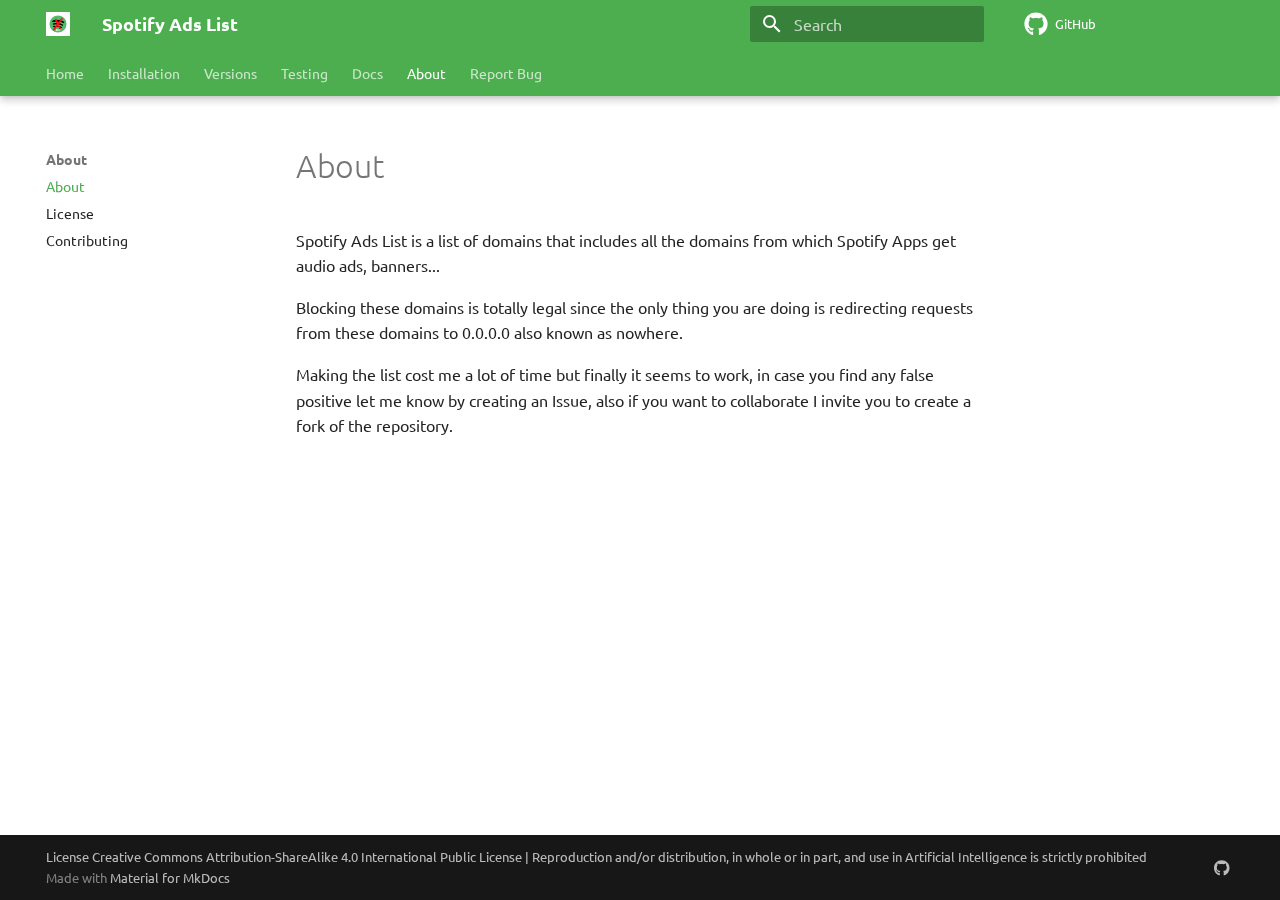
<file: docs_about/index.html>
<!doctype html>
<html lang="en" class="no-js">
  <head>
    
      <meta charset="utf-8">
      <meta name="viewport" content="width=device-width,initial-scale=1">
      
        <meta name="description" content="No more spotify ADS">
      
      
      
        <link rel="canonical" href="https://spotify.piscinadeentropia.es/docs_about/">
      
      
        <link rel="prev" href="../docs_faq/">
      
      
        <link rel="next" href="../docs_license/">
      
      
      <link rel="icon" href="../images/spotify_ads_list_logo.png">
      <meta name="generator" content="mkdocs-1.6.1, mkdocs-material-9.5.47">
    
    
      
        <title>About - Spotify Ads List</title>
      
    
    
      <link rel="stylesheet" href="../assets/stylesheets/main.6f8fc17f.min.css">
      
        
        <link rel="stylesheet" href="../assets/stylesheets/palette.06af60db.min.css">
      
      


    
    
      
    
    
      
        
        
        <link rel="preconnect" href="https://fonts.gstatic.com" crossorigin>
        <link rel="stylesheet" href="https://fonts.googleapis.com/css?family=Ubuntu:300,300i,400,400i,700,700i%7CIBM+Plex+Mono:400,400i,700,700i&display=fallback">
        <style>:root{--md-text-font:"Ubuntu";--md-code-font:"IBM Plex Mono"}</style>
      
    
    
    <script>__md_scope=new URL("..",location),__md_hash=e=>[...e].reduce(((e,_)=>(e<<5)-e+_.charCodeAt(0)),0),__md_get=(e,_=localStorage,t=__md_scope)=>JSON.parse(_.getItem(t.pathname+"."+e)),__md_set=(e,_,t=localStorage,a=__md_scope)=>{try{t.setItem(a.pathname+"."+e,JSON.stringify(_))}catch(e){}}</script>
    
      

    
    
    
  </head>
  
  
    
    
      
    
    
    
    
    <body dir="ltr" data-md-color-scheme="default" data-md-color-primary="green" data-md-color-accent="indigo">
  
    
    <input class="md-toggle" data-md-toggle="drawer" type="checkbox" id="__drawer" autocomplete="off">
    <input class="md-toggle" data-md-toggle="search" type="checkbox" id="__search" autocomplete="off">
    <label class="md-overlay" for="__drawer"></label>
    <div data-md-component="skip">
      
        
        <a href="#about" class="md-skip">
          Skip to content
        </a>
      
    </div>
    <div data-md-component="announce">
      
    </div>
    
    
      

  

<header class="md-header md-header--shadow md-header--lifted" data-md-component="header">
  <nav class="md-header__inner md-grid" aria-label="Header">
    <a href=".." title="Spotify Ads List" class="md-header__button md-logo" aria-label="Spotify Ads List" data-md-component="logo">
      
  <img src="../images/spotify_ads_list_logo.png" alt="logo">

    </a>
    <label class="md-header__button md-icon" for="__drawer">
      
      <svg xmlns="http://www.w3.org/2000/svg" viewBox="0 0 24 24"><path d="M3 6h18v2H3zm0 5h18v2H3zm0 5h18v2H3z"/></svg>
    </label>
    <div class="md-header__title" data-md-component="header-title">
      <div class="md-header__ellipsis">
        <div class="md-header__topic">
          <span class="md-ellipsis">
            Spotify Ads List
          </span>
        </div>
        <div class="md-header__topic" data-md-component="header-topic">
          <span class="md-ellipsis">
            
              About
            
          </span>
        </div>
      </div>
    </div>
    
      
        <form class="md-header__option" data-md-component="palette">
  
    
    
    
    <input class="md-option" data-md-color-media="" data-md-color-scheme="default" data-md-color-primary="green" data-md-color-accent="indigo"  aria-hidden="true"  type="radio" name="__palette" id="__palette_0">
    
  
    
    
    
    <input class="md-option" data-md-color-media="" data-md-color-scheme="default" data-md-color-primary="indigo" data-md-color-accent="white"  aria-hidden="true"  type="radio" name="__palette" id="__palette_1">
    
  
</form>
      
    
    
      <script>var palette=__md_get("__palette");if(palette&&palette.color){if("(prefers-color-scheme)"===palette.color.media){var media=matchMedia("(prefers-color-scheme: light)"),input=document.querySelector(media.matches?"[data-md-color-media='(prefers-color-scheme: light)']":"[data-md-color-media='(prefers-color-scheme: dark)']");palette.color.media=input.getAttribute("data-md-color-media"),palette.color.scheme=input.getAttribute("data-md-color-scheme"),palette.color.primary=input.getAttribute("data-md-color-primary"),palette.color.accent=input.getAttribute("data-md-color-accent")}for(var[key,value]of Object.entries(palette.color))document.body.setAttribute("data-md-color-"+key,value)}</script>
    
    
    
      <label class="md-header__button md-icon" for="__search">
        
        <svg xmlns="http://www.w3.org/2000/svg" viewBox="0 0 24 24"><path d="M9.5 3A6.5 6.5 0 0 1 16 9.5c0 1.61-.59 3.09-1.56 4.23l.27.27h.79l5 5-1.5 1.5-5-5v-.79l-.27-.27A6.52 6.52 0 0 1 9.5 16 6.5 6.5 0 0 1 3 9.5 6.5 6.5 0 0 1 9.5 3m0 2C7 5 5 7 5 9.5S7 14 9.5 14 14 12 14 9.5 12 5 9.5 5"/></svg>
      </label>
      <div class="md-search" data-md-component="search" role="dialog">
  <label class="md-search__overlay" for="__search"></label>
  <div class="md-search__inner" role="search">
    <form class="md-search__form" name="search">
      <input type="text" class="md-search__input" name="query" aria-label="Search" placeholder="Search" autocapitalize="off" autocorrect="off" autocomplete="off" spellcheck="false" data-md-component="search-query" required>
      <label class="md-search__icon md-icon" for="__search">
        
        <svg xmlns="http://www.w3.org/2000/svg" viewBox="0 0 24 24"><path d="M9.5 3A6.5 6.5 0 0 1 16 9.5c0 1.61-.59 3.09-1.56 4.23l.27.27h.79l5 5-1.5 1.5-5-5v-.79l-.27-.27A6.52 6.52 0 0 1 9.5 16 6.5 6.5 0 0 1 3 9.5 6.5 6.5 0 0 1 9.5 3m0 2C7 5 5 7 5 9.5S7 14 9.5 14 14 12 14 9.5 12 5 9.5 5"/></svg>
        
        <svg xmlns="http://www.w3.org/2000/svg" viewBox="0 0 24 24"><path d="M20 11v2H8l5.5 5.5-1.42 1.42L4.16 12l7.92-7.92L13.5 5.5 8 11z"/></svg>
      </label>
      <nav class="md-search__options" aria-label="Search">
        
        <button type="reset" class="md-search__icon md-icon" title="Clear" aria-label="Clear" tabindex="-1">
          
          <svg xmlns="http://www.w3.org/2000/svg" viewBox="0 0 24 24"><path d="M19 6.41 17.59 5 12 10.59 6.41 5 5 6.41 10.59 12 5 17.59 6.41 19 12 13.41 17.59 19 19 17.59 13.41 12z"/></svg>
        </button>
      </nav>
      
        <div class="md-search__suggest" data-md-component="search-suggest"></div>
      
    </form>
    <div class="md-search__output">
      <div class="md-search__scrollwrap" tabindex="0" data-md-scrollfix>
        <div class="md-search-result" data-md-component="search-result">
          <div class="md-search-result__meta">
            Initializing search
          </div>
          <ol class="md-search-result__list" role="presentation"></ol>
        </div>
      </div>
    </div>
  </div>
</div>
    
    
      <div class="md-header__source">
        <a href="https://github.com/Isaaker/Spotify-AdsList/" title="Go to repository" class="md-source" data-md-component="source">
  <div class="md-source__icon md-icon">
    
    <svg xmlns="http://www.w3.org/2000/svg" viewBox="0 0 496 512"><!--! Font Awesome Free 6.7.1 by @fontawesome - https://fontawesome.com License - https://fontawesome.com/license/free (Icons: CC BY 4.0, Fonts: SIL OFL 1.1, Code: MIT License) Copyright 2024 Fonticons, Inc.--><path d="M165.9 397.4c0 2-2.3 3.6-5.2 3.6-3.3.3-5.6-1.3-5.6-3.6 0-2 2.3-3.6 5.2-3.6 3-.3 5.6 1.3 5.6 3.6m-31.1-4.5c-.7 2 1.3 4.3 4.3 4.9 2.6 1 5.6 0 6.2-2s-1.3-4.3-4.3-5.2c-2.6-.7-5.5.3-6.2 2.3m44.2-1.7c-2.9.7-4.9 2.6-4.6 4.9.3 2 2.9 3.3 5.9 2.6 2.9-.7 4.9-2.6 4.6-4.6-.3-1.9-3-3.2-5.9-2.9M244.8 8C106.1 8 0 113.3 0 252c0 110.9 69.8 205.8 169.5 239.2 12.8 2.3 17.3-5.6 17.3-12.1 0-6.2-.3-40.4-.3-61.4 0 0-70 15-84.7-29.8 0 0-11.4-29.1-27.8-36.6 0 0-22.9-15.7 1.6-15.4 0 0 24.9 2 38.6 25.8 21.9 38.6 58.6 27.5 72.9 20.9 2.3-16 8.8-27.1 16-33.7-55.9-6.2-112.3-14.3-112.3-110.5 0-27.5 7.6-41.3 23.6-58.9-2.6-6.5-11.1-33.3 2.6-67.9 20.9-6.5 69 27 69 27 20-5.6 41.5-8.5 62.8-8.5s42.8 2.9 62.8 8.5c0 0 48.1-33.6 69-27 13.7 34.7 5.2 61.4 2.6 67.9 16 17.7 25.8 31.5 25.8 58.9 0 96.5-58.9 104.2-114.8 110.5 9.2 7.9 17 22.9 17 46.4 0 33.7-.3 75.4-.3 83.6 0 6.5 4.6 14.4 17.3 12.1C428.2 457.8 496 362.9 496 252 496 113.3 383.5 8 244.8 8M97.2 352.9c-1.3 1-1 3.3.7 5.2 1.6 1.6 3.9 2.3 5.2 1 1.3-1 1-3.3-.7-5.2-1.6-1.6-3.9-2.3-5.2-1m-10.8-8.1c-.7 1.3.3 2.9 2.3 3.9 1.6 1 3.6.7 4.3-.7.7-1.3-.3-2.9-2.3-3.9-2-.6-3.6-.3-4.3.7m32.4 35.6c-1.6 1.3-1 4.3 1.3 6.2 2.3 2.3 5.2 2.6 6.5 1 1.3-1.3.7-4.3-1.3-6.2-2.2-2.3-5.2-2.6-6.5-1m-11.4-14.7c-1.6 1-1.6 3.6 0 5.9s4.3 3.3 5.6 2.3c1.6-1.3 1.6-3.9 0-6.2-1.4-2.3-4-3.3-5.6-2"/></svg>
  </div>
  <div class="md-source__repository">
    GitHub
  </div>
</a>
      </div>
    
  </nav>
  
    
      
<nav class="md-tabs" aria-label="Tabs" data-md-component="tabs">
  <div class="md-grid">
    <ul class="md-tabs__list">
      
        
  
  
  
    <li class="md-tabs__item">
      <a href=".." class="md-tabs__link">
        
  
    
  
  Home

      </a>
    </li>
  

      
        
  
  
  
    <li class="md-tabs__item">
      <a href="../docs_installation/" class="md-tabs__link">
        
  
    
  
  Installation

      </a>
    </li>
  

      
        
  
  
  
    
    
      <li class="md-tabs__item">
        <a href="../docs_standard.md" class="md-tabs__link">
          
  
  Versions

        </a>
      </li>
    
  

      
        
  
  
  
    <li class="md-tabs__item">
      <a href="../docs_testing/" class="md-tabs__link">
        
  
    
  
  Testing

      </a>
    </li>
  

      
        
  
  
  
    
    
      <li class="md-tabs__item">
        <a href="../docs_faq/" class="md-tabs__link">
          
  
  Docs

        </a>
      </li>
    
  

      
        
  
  
    
  
  
    
    
      <li class="md-tabs__item md-tabs__item--active">
        <a href="./" class="md-tabs__link">
          
  
  About

        </a>
      </li>
    
  

      
        
  
  
  
    <li class="md-tabs__item">
      <a href="https://github.com/Isaaker/Spotify-AdsList/issues" class="md-tabs__link">
        
  
    
  
  Report Bug

      </a>
    </li>
  

      
    </ul>
  </div>
</nav>
    
  
</header>
    
    <div class="md-container" data-md-component="container">
      
      
        
      
      <main class="md-main" data-md-component="main">
        <div class="md-main__inner md-grid">
          
            
              
              <div class="md-sidebar md-sidebar--primary" data-md-component="sidebar" data-md-type="navigation" >
                <div class="md-sidebar__scrollwrap">
                  <div class="md-sidebar__inner">
                    


  


<nav class="md-nav md-nav--primary md-nav--lifted" aria-label="Navigation" data-md-level="0">
  <label class="md-nav__title" for="__drawer">
    <a href=".." title="Spotify Ads List" class="md-nav__button md-logo" aria-label="Spotify Ads List" data-md-component="logo">
      
  <img src="../images/spotify_ads_list_logo.png" alt="logo">

    </a>
    Spotify Ads List
  </label>
  
    <div class="md-nav__source">
      <a href="https://github.com/Isaaker/Spotify-AdsList/" title="Go to repository" class="md-source" data-md-component="source">
  <div class="md-source__icon md-icon">
    
    <svg xmlns="http://www.w3.org/2000/svg" viewBox="0 0 496 512"><!--! Font Awesome Free 6.7.1 by @fontawesome - https://fontawesome.com License - https://fontawesome.com/license/free (Icons: CC BY 4.0, Fonts: SIL OFL 1.1, Code: MIT License) Copyright 2024 Fonticons, Inc.--><path d="M165.9 397.4c0 2-2.3 3.6-5.2 3.6-3.3.3-5.6-1.3-5.6-3.6 0-2 2.3-3.6 5.2-3.6 3-.3 5.6 1.3 5.6 3.6m-31.1-4.5c-.7 2 1.3 4.3 4.3 4.9 2.6 1 5.6 0 6.2-2s-1.3-4.3-4.3-5.2c-2.6-.7-5.5.3-6.2 2.3m44.2-1.7c-2.9.7-4.9 2.6-4.6 4.9.3 2 2.9 3.3 5.9 2.6 2.9-.7 4.9-2.6 4.6-4.6-.3-1.9-3-3.2-5.9-2.9M244.8 8C106.1 8 0 113.3 0 252c0 110.9 69.8 205.8 169.5 239.2 12.8 2.3 17.3-5.6 17.3-12.1 0-6.2-.3-40.4-.3-61.4 0 0-70 15-84.7-29.8 0 0-11.4-29.1-27.8-36.6 0 0-22.9-15.7 1.6-15.4 0 0 24.9 2 38.6 25.8 21.9 38.6 58.6 27.5 72.9 20.9 2.3-16 8.8-27.1 16-33.7-55.9-6.2-112.3-14.3-112.3-110.5 0-27.5 7.6-41.3 23.6-58.9-2.6-6.5-11.1-33.3 2.6-67.9 20.9-6.5 69 27 69 27 20-5.6 41.5-8.5 62.8-8.5s42.8 2.9 62.8 8.5c0 0 48.1-33.6 69-27 13.7 34.7 5.2 61.4 2.6 67.9 16 17.7 25.8 31.5 25.8 58.9 0 96.5-58.9 104.2-114.8 110.5 9.2 7.9 17 22.9 17 46.4 0 33.7-.3 75.4-.3 83.6 0 6.5 4.6 14.4 17.3 12.1C428.2 457.8 496 362.9 496 252 496 113.3 383.5 8 244.8 8M97.2 352.9c-1.3 1-1 3.3.7 5.2 1.6 1.6 3.9 2.3 5.2 1 1.3-1 1-3.3-.7-5.2-1.6-1.6-3.9-2.3-5.2-1m-10.8-8.1c-.7 1.3.3 2.9 2.3 3.9 1.6 1 3.6.7 4.3-.7.7-1.3-.3-2.9-2.3-3.9-2-.6-3.6-.3-4.3.7m32.4 35.6c-1.6 1.3-1 4.3 1.3 6.2 2.3 2.3 5.2 2.6 6.5 1 1.3-1.3.7-4.3-1.3-6.2-2.2-2.3-5.2-2.6-6.5-1m-11.4-14.7c-1.6 1-1.6 3.6 0 5.9s4.3 3.3 5.6 2.3c1.6-1.3 1.6-3.9 0-6.2-1.4-2.3-4-3.3-5.6-2"/></svg>
  </div>
  <div class="md-source__repository">
    GitHub
  </div>
</a>
    </div>
  
  <ul class="md-nav__list" data-md-scrollfix>
    
      
      
  
  
  
  
    <li class="md-nav__item">
      <a href=".." class="md-nav__link">
        
  
  <span class="md-ellipsis">
    Home
  </span>
  

      </a>
    </li>
  

    
      
      
  
  
  
  
    <li class="md-nav__item">
      <a href="../docs_installation/" class="md-nav__link">
        
  
  <span class="md-ellipsis">
    Installation
  </span>
  

      </a>
    </li>
  

    
      
      
  
  
  
  
    
    
    
      
      
        
      
    
    
    <li class="md-nav__item md-nav__item--nested">
      
        
        
        <input class="md-nav__toggle md-toggle " type="checkbox" id="__nav_3" >
        
          
          <label class="md-nav__link" for="__nav_3" id="__nav_3_label" tabindex="0">
            
  
  <span class="md-ellipsis">
    Versions
  </span>
  

            <span class="md-nav__icon md-icon"></span>
          </label>
        
        <nav class="md-nav" data-md-level="1" aria-labelledby="__nav_3_label" aria-expanded="false">
          <label class="md-nav__title" for="__nav_3">
            <span class="md-nav__icon md-icon"></span>
            Versions
          </label>
          <ul class="md-nav__list" data-md-scrollfix>
            
              
                
  
  
  
  
    <li class="md-nav__item">
      <a href="../docs_standard.md" class="md-nav__link">
        
  
  <span class="md-ellipsis">
    Standard
  </span>
  

      </a>
    </li>
  

              
            
              
                
  
  
  
  
    <li class="md-nav__item">
      <a href="../docs_pihole.md" class="md-nav__link">
        
  
  <span class="md-ellipsis">
    Pi-Hole
  </span>
  

      </a>
    </li>
  

              
            
              
                
  
  
  
  
    <li class="md-nav__item">
      <a href="../docs_dnsmasq.md" class="md-nav__link">
        
  
  <span class="md-ellipsis">
    Dnsmasq
  </span>
  

      </a>
    </li>
  

              
            
              
                
  
  
  
  
    <li class="md-nav__item">
      <a href="../docs_adguard.md" class="md-nav__link">
        
  
  <span class="md-ellipsis">
    Adguard
  </span>
  

      </a>
    </li>
  

              
            
              
                
  
  
  
  
    <li class="md-nav__item">
      <a href="../docs_whitelist/" class="md-nav__link">
        
  
  <span class="md-ellipsis">
    Whitelist
  </span>
  

      </a>
    </li>
  

              
            
          </ul>
        </nav>
      
    </li>
  

    
      
      
  
  
  
  
    <li class="md-nav__item">
      <a href="../docs_testing/" class="md-nav__link">
        
  
  <span class="md-ellipsis">
    Testing
  </span>
  

      </a>
    </li>
  

    
      
      
  
  
  
  
    
    
    
      
      
        
      
    
    
    <li class="md-nav__item md-nav__item--nested">
      
        
        
        <input class="md-nav__toggle md-toggle " type="checkbox" id="__nav_5" >
        
          
          <label class="md-nav__link" for="__nav_5" id="__nav_5_label" tabindex="0">
            
  
  <span class="md-ellipsis">
    Docs
  </span>
  

            <span class="md-nav__icon md-icon"></span>
          </label>
        
        <nav class="md-nav" data-md-level="1" aria-labelledby="__nav_5_label" aria-expanded="false">
          <label class="md-nav__title" for="__nav_5">
            <span class="md-nav__icon md-icon"></span>
            Docs
          </label>
          <ul class="md-nav__list" data-md-scrollfix>
            
              
                
  
  
  
  
    <li class="md-nav__item">
      <a href="../docs_faq/" class="md-nav__link">
        
  
  <span class="md-ellipsis">
    F.A.Q
  </span>
  

      </a>
    </li>
  

              
            
              
                
  
  
  
  
    <li class="md-nav__item">
      <a href="../docs_how_spotify_ads.md" class="md-nav__link">
        
  
  <span class="md-ellipsis">
    How Spotify send ads?
  </span>
  

      </a>
    </li>
  

              
            
              
                
  
  
  
  
    <li class="md-nav__item">
      <a href="../docs_how_adblockers_work.md" class="md-nav__link">
        
  
  <span class="md-ellipsis">
    How adblockers work?
  </span>
  

      </a>
    </li>
  

              
            
              
                
  
  
  
  
    <li class="md-nav__item">
      <a href="../docs_why_add_more_blocklists.md" class="md-nav__link">
        
  
  <span class="md-ellipsis">
    Why to add aditional blocklists
  </span>
  

      </a>
    </li>
  

              
            
          </ul>
        </nav>
      
    </li>
  

    
      
      
  
  
    
  
  
  
    
    
    
      
        
        
      
      
        
      
    
    
    <li class="md-nav__item md-nav__item--active md-nav__item--section md-nav__item--nested">
      
        
        
        <input class="md-nav__toggle md-toggle " type="checkbox" id="__nav_6" checked>
        
          
          <label class="md-nav__link" for="__nav_6" id="__nav_6_label" tabindex="">
            
  
  <span class="md-ellipsis">
    About
  </span>
  

            <span class="md-nav__icon md-icon"></span>
          </label>
        
        <nav class="md-nav" data-md-level="1" aria-labelledby="__nav_6_label" aria-expanded="true">
          <label class="md-nav__title" for="__nav_6">
            <span class="md-nav__icon md-icon"></span>
            About
          </label>
          <ul class="md-nav__list" data-md-scrollfix>
            
              
                
  
  
    
  
  
  
    <li class="md-nav__item md-nav__item--active">
      
      <input class="md-nav__toggle md-toggle" type="checkbox" id="__toc">
      
      
        
      
      
      <a href="./" class="md-nav__link md-nav__link--active">
        
  
  <span class="md-ellipsis">
    About
  </span>
  

      </a>
      
    </li>
  

              
            
              
                
  
  
  
  
    <li class="md-nav__item">
      <a href="../docs_license/" class="md-nav__link">
        
  
  <span class="md-ellipsis">
    License
  </span>
  

      </a>
    </li>
  

              
            
              
                
  
  
  
  
    <li class="md-nav__item">
      <a href="../docs_contributing/" class="md-nav__link">
        
  
  <span class="md-ellipsis">
    Contributing
  </span>
  

      </a>
    </li>
  

              
            
          </ul>
        </nav>
      
    </li>
  

    
      
      
  
  
  
  
    <li class="md-nav__item">
      <a href="https://github.com/Isaaker/Spotify-AdsList/issues" class="md-nav__link">
        
  
  <span class="md-ellipsis">
    Report Bug
  </span>
  

      </a>
    </li>
  

    
  </ul>
</nav>
                  </div>
                </div>
              </div>
            
            
              
              <div class="md-sidebar md-sidebar--secondary" data-md-component="sidebar" data-md-type="toc" >
                <div class="md-sidebar__scrollwrap">
                  <div class="md-sidebar__inner">
                    

<nav class="md-nav md-nav--secondary" aria-label="Table of contents">
  
  
  
    
  
  
</nav>
                  </div>
                </div>
              </div>
            
          
          
            <div class="md-content" data-md-component="content">
              <article class="md-content__inner md-typeset">
                
                  

  
  


<h1 id="about">About<a class="headerlink" href="#about" title="Permanent link">&para;</a></h1>
<p>Spotify Ads List is a list of domains that includes all the domains from which Spotify Apps get audio ads, banners...</p>
<p>Blocking these domains is totally legal since the only thing you are doing is redirecting requests from these domains to 0.0.0.0 also known as nowhere.</p>
<p>Making the list cost me a lot of time but finally it seems to work, in case you find any false positive let me know by creating an Issue, also if you want to collaborate I invite you to create a fork of the repository.</p>












                
              </article>
            </div>
          
          
<script>var target=document.getElementById(location.hash.slice(1));target&&target.name&&(target.checked=target.name.startsWith("__tabbed_"))</script>
        </div>
        
          <button type="button" class="md-top md-icon" data-md-component="top" hidden>
  
  <svg xmlns="http://www.w3.org/2000/svg" viewBox="0 0 24 24"><path d="M13 20h-2V8l-5.5 5.5-1.42-1.42L12 4.16l7.92 7.92-1.42 1.42L13 8z"/></svg>
  Back to top
</button>
        
      </main>
      
        <footer class="md-footer">
  
  <div class="md-footer-meta md-typeset">
    <div class="md-footer-meta__inner md-grid">
      <div class="md-copyright">
  
    <div class="md-copyright__highlight">
      License <a href="https://github.com/Isaaker/Spotify-AdsList/blob/main/LICENSE.txt">Creative Commons Attribution-ShareAlike 4.0 International Public License</a> | Reproduction and/or distribution, in whole or in part, and use in Artificial Intelligence is strictly prohibited
    </div>
  
  
    Made with
    <a href="https://squidfunk.github.io/mkdocs-material/" target="_blank" rel="noopener">
      Material for MkDocs
    </a>
  
</div>
      
        <div class="md-social">
  
    
    
    
    
      
      
    
    <a href="https://github.com/Isaaker/Spotify-AdsList/" target="_blank" rel="noopener" title="github.com" class="md-social__link">
      <svg xmlns="http://www.w3.org/2000/svg" viewBox="0 0 496 512"><!--! Font Awesome Free 6.7.1 by @fontawesome - https://fontawesome.com License - https://fontawesome.com/license/free (Icons: CC BY 4.0, Fonts: SIL OFL 1.1, Code: MIT License) Copyright 2024 Fonticons, Inc.--><path d="M165.9 397.4c0 2-2.3 3.6-5.2 3.6-3.3.3-5.6-1.3-5.6-3.6 0-2 2.3-3.6 5.2-3.6 3-.3 5.6 1.3 5.6 3.6m-31.1-4.5c-.7 2 1.3 4.3 4.3 4.9 2.6 1 5.6 0 6.2-2s-1.3-4.3-4.3-5.2c-2.6-.7-5.5.3-6.2 2.3m44.2-1.7c-2.9.7-4.9 2.6-4.6 4.9.3 2 2.9 3.3 5.9 2.6 2.9-.7 4.9-2.6 4.6-4.6-.3-1.9-3-3.2-5.9-2.9M244.8 8C106.1 8 0 113.3 0 252c0 110.9 69.8 205.8 169.5 239.2 12.8 2.3 17.3-5.6 17.3-12.1 0-6.2-.3-40.4-.3-61.4 0 0-70 15-84.7-29.8 0 0-11.4-29.1-27.8-36.6 0 0-22.9-15.7 1.6-15.4 0 0 24.9 2 38.6 25.8 21.9 38.6 58.6 27.5 72.9 20.9 2.3-16 8.8-27.1 16-33.7-55.9-6.2-112.3-14.3-112.3-110.5 0-27.5 7.6-41.3 23.6-58.9-2.6-6.5-11.1-33.3 2.6-67.9 20.9-6.5 69 27 69 27 20-5.6 41.5-8.5 62.8-8.5s42.8 2.9 62.8 8.5c0 0 48.1-33.6 69-27 13.7 34.7 5.2 61.4 2.6 67.9 16 17.7 25.8 31.5 25.8 58.9 0 96.5-58.9 104.2-114.8 110.5 9.2 7.9 17 22.9 17 46.4 0 33.7-.3 75.4-.3 83.6 0 6.5 4.6 14.4 17.3 12.1C428.2 457.8 496 362.9 496 252 496 113.3 383.5 8 244.8 8M97.2 352.9c-1.3 1-1 3.3.7 5.2 1.6 1.6 3.9 2.3 5.2 1 1.3-1 1-3.3-.7-5.2-1.6-1.6-3.9-2.3-5.2-1m-10.8-8.1c-.7 1.3.3 2.9 2.3 3.9 1.6 1 3.6.7 4.3-.7.7-1.3-.3-2.9-2.3-3.9-2-.6-3.6-.3-4.3.7m32.4 35.6c-1.6 1.3-1 4.3 1.3 6.2 2.3 2.3 5.2 2.6 6.5 1 1.3-1.3.7-4.3-1.3-6.2-2.2-2.3-5.2-2.6-6.5-1m-11.4-14.7c-1.6 1-1.6 3.6 0 5.9s4.3 3.3 5.6 2.3c1.6-1.3 1.6-3.9 0-6.2-1.4-2.3-4-3.3-5.6-2"/></svg>
    </a>
  
</div>
      
    </div>
  </div>
</footer>
      
    </div>
    <div class="md-dialog" data-md-component="dialog">
      <div class="md-dialog__inner md-typeset"></div>
    </div>
    
    
    <script id="__config" type="application/json">{"base": "..", "features": ["navigation.tabs", "navigation.tabs.sticky", "navigation.sections", "navigation.top", "search.suggest"], "search": "../assets/javascripts/workers/search.6ce7567c.min.js", "translations": {"clipboard.copied": "Copied to clipboard", "clipboard.copy": "Copy to clipboard", "search.result.more.one": "1 more on this page", "search.result.more.other": "# more on this page", "search.result.none": "No matching documents", "search.result.one": "1 matching document", "search.result.other": "# matching documents", "search.result.placeholder": "Type to start searching", "search.result.term.missing": "Missing", "select.version": "Select version"}}</script>
    
    
      <script src="../assets/javascripts/bundle.83f73b43.min.js"></script>
      
    
  </body>
</html>
</file>
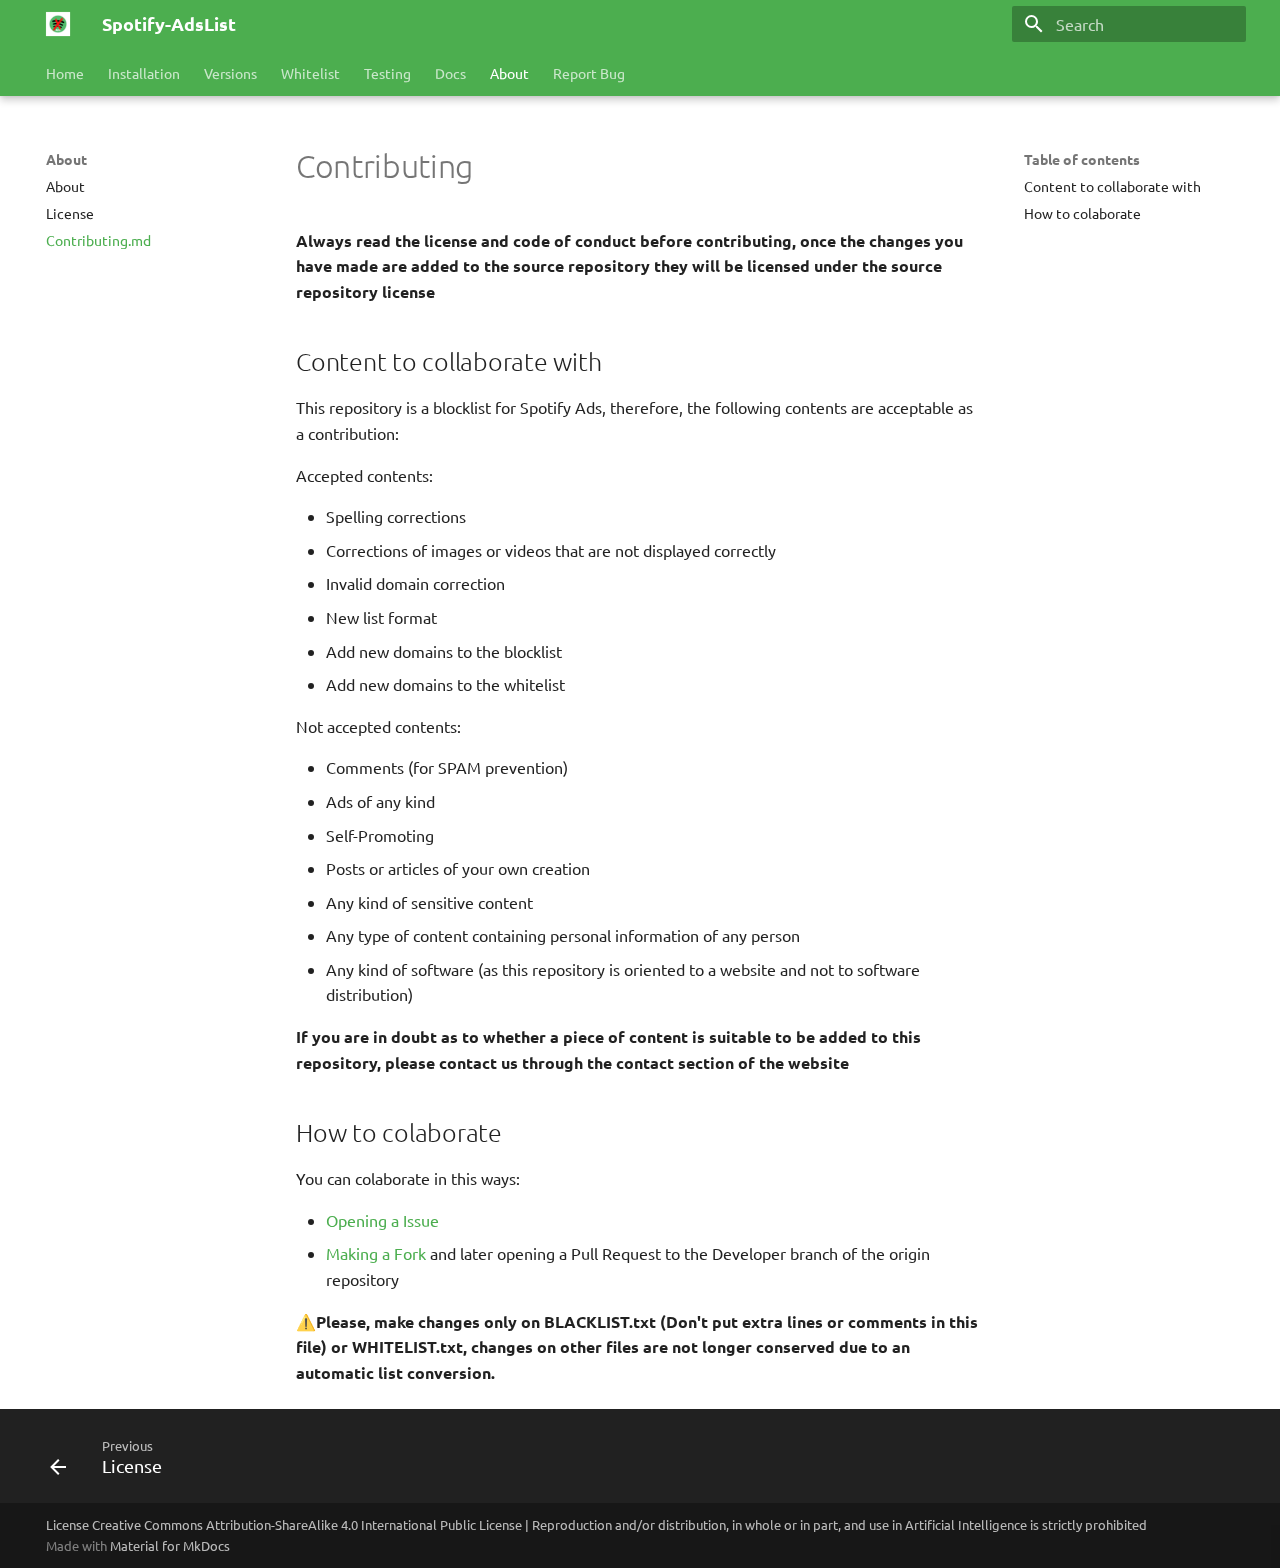
<file: docs_contributing/index.html>
<!doctype html>
<html lang="en" class="no-js">
  <head>
    
      <meta charset="utf-8">
      <meta name="viewport" content="width=device-width,initial-scale=1">
      
        <meta name="description" content="No more spotify ADS">
      
      
      
        <link rel="canonical" href="https://spotify.piscinadeentropia.es/docs_contributing/">
      
      
        <link rel="prev" href="../docs_license/">
      
      
      
      <link rel="icon" href="../images/spotify_ads_list_logo.png">
      <meta name="generator" content="mkdocs-1.6.0, mkdocs-material-9.5.28">
    
    
      
        <title>Contributing.md - Spotify-AdsList</title>
      
    
    
      <link rel="stylesheet" href="../assets/stylesheets/main.6543a935.min.css">
      
        
        <link rel="stylesheet" href="../assets/stylesheets/palette.06af60db.min.css">
      
      


    
    
      
    
    
      
        
        
        <link rel="preconnect" href="https://fonts.gstatic.com" crossorigin>
        <link rel="stylesheet" href="https://fonts.googleapis.com/css?family=Ubuntu:300,300i,400,400i,700,700i%7CIBM+Plex+Mono:400,400i,700,700i&display=fallback">
        <style>:root{--md-text-font:"Ubuntu";--md-code-font:"IBM Plex Mono"}</style>
      
    
    
    <script>__md_scope=new URL("..",location),__md_hash=e=>[...e].reduce((e,_)=>(e<<5)-e+_.charCodeAt(0),0),__md_get=(e,_=localStorage,t=__md_scope)=>JSON.parse(_.getItem(t.pathname+"."+e)),__md_set=(e,_,t=localStorage,a=__md_scope)=>{try{t.setItem(a.pathname+"."+e,JSON.stringify(_))}catch(e){}}</script>
    
      

    
    
    
  </head>
  
  
    
    
      
    
    
    
    
    <body dir="ltr" data-md-color-scheme="default" data-md-color-primary="green" data-md-color-accent="indigo">
  
    
    <input class="md-toggle" data-md-toggle="drawer" type="checkbox" id="__drawer" autocomplete="off">
    <input class="md-toggle" data-md-toggle="search" type="checkbox" id="__search" autocomplete="off">
    <label class="md-overlay" for="__drawer"></label>
    <div data-md-component="skip">
      
        
        <a href="#contributing" class="md-skip">
          Skip to content
        </a>
      
    </div>
    <div data-md-component="announce">
      
    </div>
    
    
      

  

<header class="md-header md-header--shadow md-header--lifted" data-md-component="header">
  <nav class="md-header__inner md-grid" aria-label="Header">
    <a href=".." title="Spotify-AdsList" class="md-header__button md-logo" aria-label="Spotify-AdsList" data-md-component="logo">
      
  <img src="../images/spotify_ads_list_logo.png" alt="logo">

    </a>
    <label class="md-header__button md-icon" for="__drawer">
      
      <svg xmlns="http://www.w3.org/2000/svg" viewBox="0 0 24 24"><path d="M3 6h18v2H3V6m0 5h18v2H3v-2m0 5h18v2H3v-2Z"/></svg>
    </label>
    <div class="md-header__title" data-md-component="header-title">
      <div class="md-header__ellipsis">
        <div class="md-header__topic">
          <span class="md-ellipsis">
            Spotify-AdsList
          </span>
        </div>
        <div class="md-header__topic" data-md-component="header-topic">
          <span class="md-ellipsis">
            
              Contributing.md
            
          </span>
        </div>
      </div>
    </div>
    
      
        <form class="md-header__option" data-md-component="palette">
  
    
    
    
    <input class="md-option" data-md-color-media="" data-md-color-scheme="default" data-md-color-primary="green" data-md-color-accent="indigo"  aria-hidden="true"  type="radio" name="__palette" id="__palette_0">
    
  
    
    
    
    <input class="md-option" data-md-color-media="" data-md-color-scheme="default" data-md-color-primary="indigo" data-md-color-accent="white"  aria-hidden="true"  type="radio" name="__palette" id="__palette_1">
    
  
</form>
      
    
    
      <script>var media,input,key,value,palette=__md_get("__palette");if(palette&&palette.color){"(prefers-color-scheme)"===palette.color.media&&(media=matchMedia("(prefers-color-scheme: light)"),input=document.querySelector(media.matches?"[data-md-color-media='(prefers-color-scheme: light)']":"[data-md-color-media='(prefers-color-scheme: dark)']"),palette.color.media=input.getAttribute("data-md-color-media"),palette.color.scheme=input.getAttribute("data-md-color-scheme"),palette.color.primary=input.getAttribute("data-md-color-primary"),palette.color.accent=input.getAttribute("data-md-color-accent"));for([key,value]of Object.entries(palette.color))document.body.setAttribute("data-md-color-"+key,value)}</script>
    
    
    
      <label class="md-header__button md-icon" for="__search">
        
        <svg xmlns="http://www.w3.org/2000/svg" viewBox="0 0 24 24"><path d="M9.5 3A6.5 6.5 0 0 1 16 9.5c0 1.61-.59 3.09-1.56 4.23l.27.27h.79l5 5-1.5 1.5-5-5v-.79l-.27-.27A6.516 6.516 0 0 1 9.5 16 6.5 6.5 0 0 1 3 9.5 6.5 6.5 0 0 1 9.5 3m0 2C7 5 5 7 5 9.5S7 14 9.5 14 14 12 14 9.5 12 5 9.5 5Z"/></svg>
      </label>
      <div class="md-search" data-md-component="search" role="dialog">
  <label class="md-search__overlay" for="__search"></label>
  <div class="md-search__inner" role="search">
    <form class="md-search__form" name="search">
      <input type="text" class="md-search__input" name="query" aria-label="Search" placeholder="Search" autocapitalize="off" autocorrect="off" autocomplete="off" spellcheck="false" data-md-component="search-query" required>
      <label class="md-search__icon md-icon" for="__search">
        
        <svg xmlns="http://www.w3.org/2000/svg" viewBox="0 0 24 24"><path d="M9.5 3A6.5 6.5 0 0 1 16 9.5c0 1.61-.59 3.09-1.56 4.23l.27.27h.79l5 5-1.5 1.5-5-5v-.79l-.27-.27A6.516 6.516 0 0 1 9.5 16 6.5 6.5 0 0 1 3 9.5 6.5 6.5 0 0 1 9.5 3m0 2C7 5 5 7 5 9.5S7 14 9.5 14 14 12 14 9.5 12 5 9.5 5Z"/></svg>
        
        <svg xmlns="http://www.w3.org/2000/svg" viewBox="0 0 24 24"><path d="M20 11v2H8l5.5 5.5-1.42 1.42L4.16 12l7.92-7.92L13.5 5.5 8 11h12Z"/></svg>
      </label>
      <nav class="md-search__options" aria-label="Search">
        
        <button type="reset" class="md-search__icon md-icon" title="Clear" aria-label="Clear" tabindex="-1">
          
          <svg xmlns="http://www.w3.org/2000/svg" viewBox="0 0 24 24"><path d="M19 6.41 17.59 5 12 10.59 6.41 5 5 6.41 10.59 12 5 17.59 6.41 19 12 13.41 17.59 19 19 17.59 13.41 12 19 6.41Z"/></svg>
        </button>
      </nav>
      
        <div class="md-search__suggest" data-md-component="search-suggest"></div>
      
    </form>
    <div class="md-search__output">
      <div class="md-search__scrollwrap" tabindex="0" data-md-scrollfix>
        <div class="md-search-result" data-md-component="search-result">
          <div class="md-search-result__meta">
            Initializing search
          </div>
          <ol class="md-search-result__list" role="presentation"></ol>
        </div>
      </div>
    </div>
  </div>
</div>
    
    
  </nav>
  
    
      
<nav class="md-tabs" aria-label="Tabs" data-md-component="tabs">
  <div class="md-grid">
    <ul class="md-tabs__list">
      
        
  
  
  
    <li class="md-tabs__item">
      <a href="../docs_index/" class="md-tabs__link">
        
  
    
  
  Home

      </a>
    </li>
  

      
        
  
  
  
    <li class="md-tabs__item">
      <a href="../docs_installation/" class="md-tabs__link">
        
  
    
  
  Installation

      </a>
    </li>
  

      
        
  
  
  
    
    
      <li class="md-tabs__item">
        <a href="../docs_standard.md" class="md-tabs__link">
          
  
  Versions

        </a>
      </li>
    
  

      
        
  
  
  
    <li class="md-tabs__item">
      <a href="../docs_whitelist.md" class="md-tabs__link">
        
  
    
  
  Whitelist

      </a>
    </li>
  

      
        
  
  
  
    <li class="md-tabs__item">
      <a href="../docs_testing/" class="md-tabs__link">
        
  
    
  
  Testing

      </a>
    </li>
  

      
        
  
  
  
    
    
      <li class="md-tabs__item">
        <a href="../docs_faq/" class="md-tabs__link">
          
  
  Docs

        </a>
      </li>
    
  

      
        
  
  
    
  
  
    
    
      <li class="md-tabs__item md-tabs__item--active">
        <a href="../docs_about.md" class="md-tabs__link">
          
  
  About

        </a>
      </li>
    
  

      
        
  
  
  
    <li class="md-tabs__item">
      <a href="https://github.com/Isaaker/Spotify-AdsList/issues" class="md-tabs__link">
        
  
    
  
  Report Bug

      </a>
    </li>
  

      
    </ul>
  </div>
</nav>
    
  
</header>
    
    <div class="md-container" data-md-component="container">
      
      
        
      
      <main class="md-main" data-md-component="main">
        <div class="md-main__inner md-grid">
          
            
              
              <div class="md-sidebar md-sidebar--primary" data-md-component="sidebar" data-md-type="navigation" >
                <div class="md-sidebar__scrollwrap">
                  <div class="md-sidebar__inner">
                    


  


<nav class="md-nav md-nav--primary md-nav--lifted" aria-label="Navigation" data-md-level="0">
  <label class="md-nav__title" for="__drawer">
    <a href=".." title="Spotify-AdsList" class="md-nav__button md-logo" aria-label="Spotify-AdsList" data-md-component="logo">
      
  <img src="../images/spotify_ads_list_logo.png" alt="logo">

    </a>
    Spotify-AdsList
  </label>
  
  <ul class="md-nav__list" data-md-scrollfix>
    
      
      
  
  
  
  
    <li class="md-nav__item">
      <a href="../docs_index/" class="md-nav__link">
        
  
  <span class="md-ellipsis">
    Home
  </span>
  

      </a>
    </li>
  

    
      
      
  
  
  
  
    <li class="md-nav__item">
      <a href="../docs_installation/" class="md-nav__link">
        
  
  <span class="md-ellipsis">
    Installation
  </span>
  

      </a>
    </li>
  

    
      
      
  
  
  
  
    
    
    
      
      
        
      
    
    
    <li class="md-nav__item md-nav__item--nested">
      
        
        
        <input class="md-nav__toggle md-toggle " type="checkbox" id="__nav_3" >
        
          
          <label class="md-nav__link" for="__nav_3" id="__nav_3_label" tabindex="0">
            
  
  <span class="md-ellipsis">
    Versions
  </span>
  

            <span class="md-nav__icon md-icon"></span>
          </label>
        
        <nav class="md-nav" data-md-level="1" aria-labelledby="__nav_3_label" aria-expanded="false">
          <label class="md-nav__title" for="__nav_3">
            <span class="md-nav__icon md-icon"></span>
            Versions
          </label>
          <ul class="md-nav__list" data-md-scrollfix>
            
              
                
  
  
  
  
    <li class="md-nav__item">
      <a href="../docs_standard.md" class="md-nav__link">
        
  
  <span class="md-ellipsis">
    Standard
  </span>
  

      </a>
    </li>
  

              
            
              
                
  
  
  
  
    <li class="md-nav__item">
      <a href="../docs_pihole.md" class="md-nav__link">
        
  
  <span class="md-ellipsis">
    Pi-Hole
  </span>
  

      </a>
    </li>
  

              
            
              
                
  
  
  
  
    <li class="md-nav__item">
      <a href="../docs_dnsmasq.md" class="md-nav__link">
        
  
  <span class="md-ellipsis">
    Dnsmasq
  </span>
  

      </a>
    </li>
  

              
            
              
                
  
  
  
  
    <li class="md-nav__item">
      <a href="../docs_adguard.md" class="md-nav__link">
        
  
  <span class="md-ellipsis">
    Adguard
  </span>
  

      </a>
    </li>
  

              
            
          </ul>
        </nav>
      
    </li>
  

    
      
      
  
  
  
  
    <li class="md-nav__item">
      <a href="../docs_whitelist.md" class="md-nav__link">
        
  
  <span class="md-ellipsis">
    Whitelist
  </span>
  

      </a>
    </li>
  

    
      
      
  
  
  
  
    <li class="md-nav__item">
      <a href="../docs_testing/" class="md-nav__link">
        
  
  <span class="md-ellipsis">
    Testing
  </span>
  

      </a>
    </li>
  

    
      
      
  
  
  
  
    
    
    
      
      
        
      
    
    
    <li class="md-nav__item md-nav__item--nested">
      
        
        
        <input class="md-nav__toggle md-toggle " type="checkbox" id="__nav_6" >
        
          
          <label class="md-nav__link" for="__nav_6" id="__nav_6_label" tabindex="0">
            
  
  <span class="md-ellipsis">
    Docs
  </span>
  

            <span class="md-nav__icon md-icon"></span>
          </label>
        
        <nav class="md-nav" data-md-level="1" aria-labelledby="__nav_6_label" aria-expanded="false">
          <label class="md-nav__title" for="__nav_6">
            <span class="md-nav__icon md-icon"></span>
            Docs
          </label>
          <ul class="md-nav__list" data-md-scrollfix>
            
              
                
  
  
  
  
    <li class="md-nav__item">
      <a href="../docs_faq/" class="md-nav__link">
        
  
  <span class="md-ellipsis">
    F.A.Q
  </span>
  

      </a>
    </li>
  

              
            
              
                
  
  
  
  
    <li class="md-nav__item">
      <a href="../docs_how_spotify_ads.md" class="md-nav__link">
        
  
  <span class="md-ellipsis">
    How Spotify send ads?
  </span>
  

      </a>
    </li>
  

              
            
              
                
  
  
  
  
    <li class="md-nav__item">
      <a href="../docs_how_adblockers_work.md" class="md-nav__link">
        
  
  <span class="md-ellipsis">
    How adblockers work?
  </span>
  

      </a>
    </li>
  

              
            
              
                
  
  
  
  
    <li class="md-nav__item">
      <a href="../docs_why_add_more_blocklists.md" class="md-nav__link">
        
  
  <span class="md-ellipsis">
    Why to add aditional blocklists
  </span>
  

      </a>
    </li>
  

              
            
          </ul>
        </nav>
      
    </li>
  

    
      
      
  
  
    
  
  
  
    
    
    
      
        
        
      
      
        
      
    
    
    <li class="md-nav__item md-nav__item--active md-nav__item--section md-nav__item--nested">
      
        
        
        <input class="md-nav__toggle md-toggle " type="checkbox" id="__nav_7" checked>
        
          
          <label class="md-nav__link" for="__nav_7" id="__nav_7_label" tabindex="">
            
  
  <span class="md-ellipsis">
    About
  </span>
  

            <span class="md-nav__icon md-icon"></span>
          </label>
        
        <nav class="md-nav" data-md-level="1" aria-labelledby="__nav_7_label" aria-expanded="true">
          <label class="md-nav__title" for="__nav_7">
            <span class="md-nav__icon md-icon"></span>
            About
          </label>
          <ul class="md-nav__list" data-md-scrollfix>
            
              
                
  
  
  
  
    <li class="md-nav__item">
      <a href="../docs_about.md" class="md-nav__link">
        
  
  <span class="md-ellipsis">
    About
  </span>
  

      </a>
    </li>
  

              
            
              
                
  
  
  
  
    <li class="md-nav__item">
      <a href="../docs_license/" class="md-nav__link">
        
  
  <span class="md-ellipsis">
    License
  </span>
  

      </a>
    </li>
  

              
            
              
                
  
  
    
  
  
  
    <li class="md-nav__item md-nav__item--active">
      
      <input class="md-nav__toggle md-toggle" type="checkbox" id="__toc">
      
      
        
      
      
        <label class="md-nav__link md-nav__link--active" for="__toc">
          
  
  <span class="md-ellipsis">
    Contributing.md
  </span>
  

          <span class="md-nav__icon md-icon"></span>
        </label>
      
      <a href="./" class="md-nav__link md-nav__link--active">
        
  
  <span class="md-ellipsis">
    Contributing.md
  </span>
  

      </a>
      
        

<nav class="md-nav md-nav--secondary" aria-label="Table of contents">
  
  
  
    
  
  
    <label class="md-nav__title" for="__toc">
      <span class="md-nav__icon md-icon"></span>
      Table of contents
    </label>
    <ul class="md-nav__list" data-md-component="toc" data-md-scrollfix>
      
        <li class="md-nav__item">
  <a href="#content-to-collaborate-with" class="md-nav__link">
    <span class="md-ellipsis">
      Content to collaborate with
    </span>
  </a>
  
</li>
      
        <li class="md-nav__item">
  <a href="#how-to-colaborate" class="md-nav__link">
    <span class="md-ellipsis">
      How to colaborate
    </span>
  </a>
  
</li>
      
    </ul>
  
</nav>
      
    </li>
  

              
            
          </ul>
        </nav>
      
    </li>
  

    
      
      
  
  
  
  
    <li class="md-nav__item">
      <a href="https://github.com/Isaaker/Spotify-AdsList/issues" class="md-nav__link">
        
  
  <span class="md-ellipsis">
    Report Bug
  </span>
  

      </a>
    </li>
  

    
  </ul>
</nav>
                  </div>
                </div>
              </div>
            
            
              
              <div class="md-sidebar md-sidebar--secondary" data-md-component="sidebar" data-md-type="toc" >
                <div class="md-sidebar__scrollwrap">
                  <div class="md-sidebar__inner">
                    

<nav class="md-nav md-nav--secondary" aria-label="Table of contents">
  
  
  
    
  
  
    <label class="md-nav__title" for="__toc">
      <span class="md-nav__icon md-icon"></span>
      Table of contents
    </label>
    <ul class="md-nav__list" data-md-component="toc" data-md-scrollfix>
      
        <li class="md-nav__item">
  <a href="#content-to-collaborate-with" class="md-nav__link">
    <span class="md-ellipsis">
      Content to collaborate with
    </span>
  </a>
  
</li>
      
        <li class="md-nav__item">
  <a href="#how-to-colaborate" class="md-nav__link">
    <span class="md-ellipsis">
      How to colaborate
    </span>
  </a>
  
</li>
      
    </ul>
  
</nav>
                  </div>
                </div>
              </div>
            
          
          
            <div class="md-content" data-md-component="content">
              <article class="md-content__inner md-typeset">
                
                  


<h1 id="contributing">Contributing<a class="headerlink" href="#contributing" title="Permanent link">&para;</a></h1>
<p><strong>Always read the license and code of conduct before contributing, once the changes you have made are added to the source repository they will be licensed under the source repository license</strong></p>
<h2 id="content-to-collaborate-with">Content to collaborate with<a class="headerlink" href="#content-to-collaborate-with" title="Permanent link">&para;</a></h2>
<p>This repository is a blocklist for Spotify Ads, therefore, the following contents are acceptable as a contribution:</p>
<p>Accepted contents:</p>
<ul>
<li>Spelling corrections</li>
<li>Corrections of images or videos that are not displayed correctly</li>
<li>Invalid domain correction</li>
<li>New list format</li>
<li>Add new domains to the blocklist</li>
<li>Add new domains to the whitelist</li>
</ul>
<p>Not accepted contents:</p>
<ul>
<li>Comments (for SPAM prevention)</li>
<li>Ads of any kind</li>
<li>Self-Promoting</li>
<li>Posts or articles of your own creation</li>
<li>Any kind of sensitive content</li>
<li>Any type of content containing personal information of any person</li>
<li>Any kind of software (as this repository is oriented to a website and not to software distribution)</li>
</ul>
<p><strong>If you are in doubt as to whether a piece of content is suitable to be added to this repository, please contact us through the contact section of the website</strong></p>
<h2 id="how-to-colaborate">How to colaborate<a class="headerlink" href="#how-to-colaborate" title="Permanent link">&para;</a></h2>
<p>You can colaborate in this ways:</p>
<ul>
<li><a href="https://github.com/Isaaker/Spotify-AdsList/issues/new/choose">Opening a Issue</a></li>
<li><a href="https://github.com/Isaaker/Spotify-AdsList/fork">Making a Fork</a> and later opening a Pull Request to the Developer branch of the origin repository</li>
</ul>
<p><strong>⚠️Please, make changes only on BLACKLIST.txt (Don't put extra lines or comments in this file) or WHITELIST.txt, changes on other files are not longer conserved due to an automatic list conversion.</strong></p>












                
              </article>
            </div>
          
          
<script>var target=document.getElementById(location.hash.slice(1));target&&target.name&&(target.checked=target.name.startsWith("__tabbed_"))</script>
        </div>
        
          <button type="button" class="md-top md-icon" data-md-component="top" hidden>
  
  <svg xmlns="http://www.w3.org/2000/svg" viewBox="0 0 24 24"><path d="M13 20h-2V8l-5.5 5.5-1.42-1.42L12 4.16l7.92 7.92-1.42 1.42L13 8v12Z"/></svg>
  Back to top
</button>
        
      </main>
      
        <footer class="md-footer">
  
    
      
      <nav class="md-footer__inner md-grid" aria-label="Footer" >
        
          
          <a href="../docs_license/" class="md-footer__link md-footer__link--prev" aria-label="Previous: License">
            <div class="md-footer__button md-icon">
              
              <svg xmlns="http://www.w3.org/2000/svg" viewBox="0 0 24 24"><path d="M20 11v2H8l5.5 5.5-1.42 1.42L4.16 12l7.92-7.92L13.5 5.5 8 11h12Z"/></svg>
            </div>
            <div class="md-footer__title">
              <span class="md-footer__direction">
                Previous
              </span>
              <div class="md-ellipsis">
                License
              </div>
            </div>
          </a>
        
        
      </nav>
    
  
  <div class="md-footer-meta md-typeset">
    <div class="md-footer-meta__inner md-grid">
      <div class="md-copyright">
  
    <div class="md-copyright__highlight">
      License <a href="https://github.com/Isaaker/Spotify-AdsList/blob/main/LICENSE.txt">Creative Commons Attribution-ShareAlike 4.0 International Public License</a> | Reproduction and/or distribution, in whole or in part, and use in Artificial Intelligence is strictly prohibited
    </div>
  
  
    Made with
    <a href="https://squidfunk.github.io/mkdocs-material/" target="_blank" rel="noopener">
      Material for MkDocs
    </a>
  
</div>
      
    </div>
  </div>
</footer>
      
    </div>
    <div class="md-dialog" data-md-component="dialog">
      <div class="md-dialog__inner md-typeset"></div>
    </div>
    
    
    <script id="__config" type="application/json">{"base": "..", "features": ["navigation.tabs", "navigation.tabs.sticky", "navigation.sections", "navigation.top", "navigation.footer", "search.suggest"], "search": "../assets/javascripts/workers/search.b8dbb3d2.min.js", "translations": {"clipboard.copied": "Copied to clipboard", "clipboard.copy": "Copy to clipboard", "search.result.more.one": "1 more on this page", "search.result.more.other": "# more on this page", "search.result.none": "No matching documents", "search.result.one": "1 matching document", "search.result.other": "# matching documents", "search.result.placeholder": "Type to start searching", "search.result.term.missing": "Missing", "select.version": "Select version"}}</script>
    
    
      <script src="../assets/javascripts/bundle.fe8b6f2b.min.js"></script>
      
    
  </body>
</html>
</file>
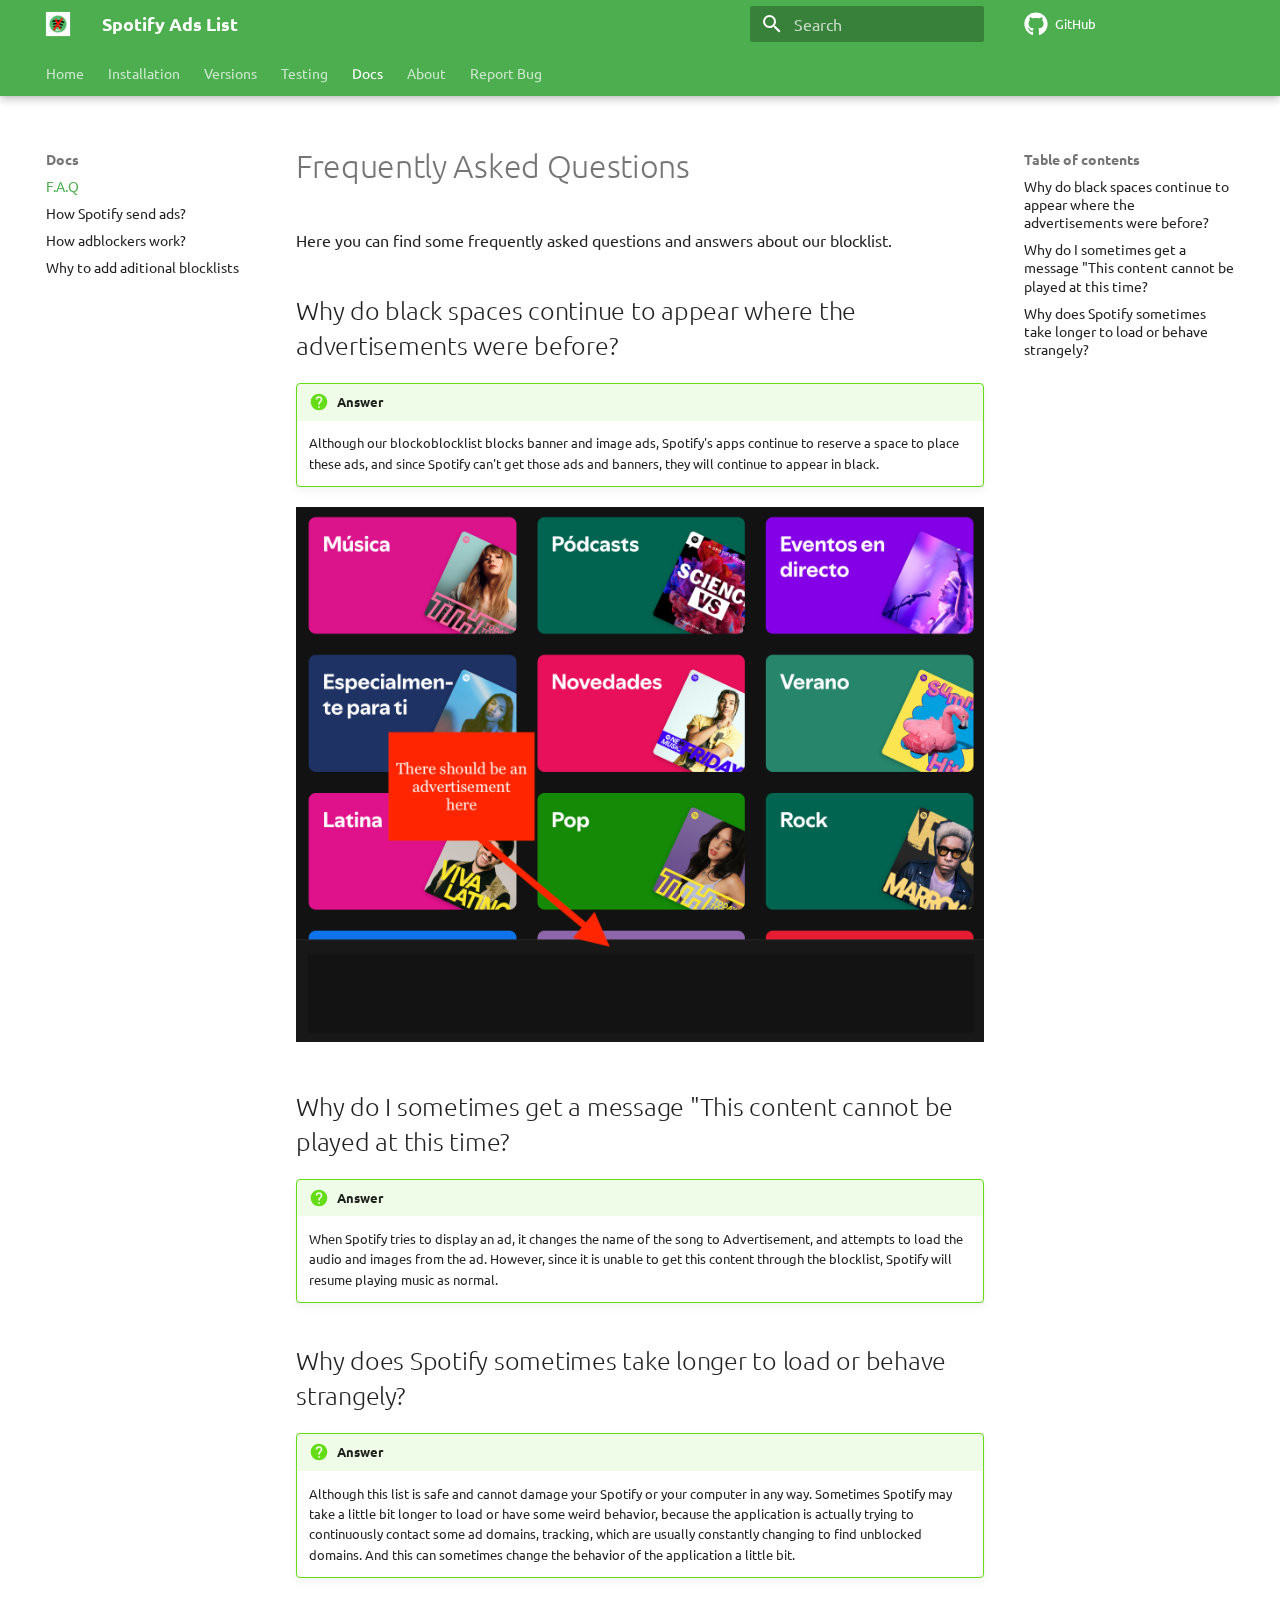
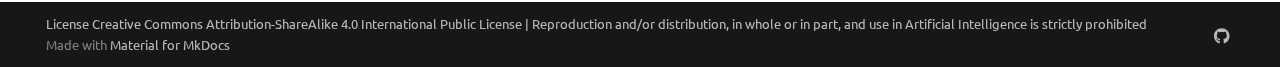
<file: docs_faq/index.html>
<!doctype html>
<html lang="en" class="no-js">
  <head>
    
      <meta charset="utf-8">
      <meta name="viewport" content="width=device-width,initial-scale=1">
      
        <meta name="description" content="No more spotify ADS">
      
      
      
        <link rel="canonical" href="https://spotify.piscinadeentropia.es/docs_faq/">
      
      
        <link rel="prev" href="../docs_testing/">
      
      
        <link rel="next" href="../docs_about/">
      
      
      <link rel="icon" href="../images/spotify_ads_list_logo.png">
      <meta name="generator" content="mkdocs-1.6.1, mkdocs-material-9.5.47">
    
    
      
        <title>F.A.Q - Spotify Ads List</title>
      
    
    
      <link rel="stylesheet" href="../assets/stylesheets/main.6f8fc17f.min.css">
      
        
        <link rel="stylesheet" href="../assets/stylesheets/palette.06af60db.min.css">
      
      


    
    
      
    
    
      
        
        
        <link rel="preconnect" href="https://fonts.gstatic.com" crossorigin>
        <link rel="stylesheet" href="https://fonts.googleapis.com/css?family=Ubuntu:300,300i,400,400i,700,700i%7CIBM+Plex+Mono:400,400i,700,700i&display=fallback">
        <style>:root{--md-text-font:"Ubuntu";--md-code-font:"IBM Plex Mono"}</style>
      
    
    
    <script>__md_scope=new URL("..",location),__md_hash=e=>[...e].reduce(((e,_)=>(e<<5)-e+_.charCodeAt(0)),0),__md_get=(e,_=localStorage,t=__md_scope)=>JSON.parse(_.getItem(t.pathname+"."+e)),__md_set=(e,_,t=localStorage,a=__md_scope)=>{try{t.setItem(a.pathname+"."+e,JSON.stringify(_))}catch(e){}}</script>
    
      

    
    
    
  </head>
  
  
    
    
      
    
    
    
    
    <body dir="ltr" data-md-color-scheme="default" data-md-color-primary="green" data-md-color-accent="indigo">
  
    
    <input class="md-toggle" data-md-toggle="drawer" type="checkbox" id="__drawer" autocomplete="off">
    <input class="md-toggle" data-md-toggle="search" type="checkbox" id="__search" autocomplete="off">
    <label class="md-overlay" for="__drawer"></label>
    <div data-md-component="skip">
      
        
        <a href="#frequently-asked-questions" class="md-skip">
          Skip to content
        </a>
      
    </div>
    <div data-md-component="announce">
      
    </div>
    
    
      

  

<header class="md-header md-header--shadow md-header--lifted" data-md-component="header">
  <nav class="md-header__inner md-grid" aria-label="Header">
    <a href=".." title="Spotify Ads List" class="md-header__button md-logo" aria-label="Spotify Ads List" data-md-component="logo">
      
  <img src="../images/spotify_ads_list_logo.png" alt="logo">

    </a>
    <label class="md-header__button md-icon" for="__drawer">
      
      <svg xmlns="http://www.w3.org/2000/svg" viewBox="0 0 24 24"><path d="M3 6h18v2H3zm0 5h18v2H3zm0 5h18v2H3z"/></svg>
    </label>
    <div class="md-header__title" data-md-component="header-title">
      <div class="md-header__ellipsis">
        <div class="md-header__topic">
          <span class="md-ellipsis">
            Spotify Ads List
          </span>
        </div>
        <div class="md-header__topic" data-md-component="header-topic">
          <span class="md-ellipsis">
            
              F.A.Q
            
          </span>
        </div>
      </div>
    </div>
    
      
        <form class="md-header__option" data-md-component="palette">
  
    
    
    
    <input class="md-option" data-md-color-media="" data-md-color-scheme="default" data-md-color-primary="green" data-md-color-accent="indigo"  aria-hidden="true"  type="radio" name="__palette" id="__palette_0">
    
  
    
    
    
    <input class="md-option" data-md-color-media="" data-md-color-scheme="default" data-md-color-primary="indigo" data-md-color-accent="white"  aria-hidden="true"  type="radio" name="__palette" id="__palette_1">
    
  
</form>
      
    
    
      <script>var palette=__md_get("__palette");if(palette&&palette.color){if("(prefers-color-scheme)"===palette.color.media){var media=matchMedia("(prefers-color-scheme: light)"),input=document.querySelector(media.matches?"[data-md-color-media='(prefers-color-scheme: light)']":"[data-md-color-media='(prefers-color-scheme: dark)']");palette.color.media=input.getAttribute("data-md-color-media"),palette.color.scheme=input.getAttribute("data-md-color-scheme"),palette.color.primary=input.getAttribute("data-md-color-primary"),palette.color.accent=input.getAttribute("data-md-color-accent")}for(var[key,value]of Object.entries(palette.color))document.body.setAttribute("data-md-color-"+key,value)}</script>
    
    
    
      <label class="md-header__button md-icon" for="__search">
        
        <svg xmlns="http://www.w3.org/2000/svg" viewBox="0 0 24 24"><path d="M9.5 3A6.5 6.5 0 0 1 16 9.5c0 1.61-.59 3.09-1.56 4.23l.27.27h.79l5 5-1.5 1.5-5-5v-.79l-.27-.27A6.52 6.52 0 0 1 9.5 16 6.5 6.5 0 0 1 3 9.5 6.5 6.5 0 0 1 9.5 3m0 2C7 5 5 7 5 9.5S7 14 9.5 14 14 12 14 9.5 12 5 9.5 5"/></svg>
      </label>
      <div class="md-search" data-md-component="search" role="dialog">
  <label class="md-search__overlay" for="__search"></label>
  <div class="md-search__inner" role="search">
    <form class="md-search__form" name="search">
      <input type="text" class="md-search__input" name="query" aria-label="Search" placeholder="Search" autocapitalize="off" autocorrect="off" autocomplete="off" spellcheck="false" data-md-component="search-query" required>
      <label class="md-search__icon md-icon" for="__search">
        
        <svg xmlns="http://www.w3.org/2000/svg" viewBox="0 0 24 24"><path d="M9.5 3A6.5 6.5 0 0 1 16 9.5c0 1.61-.59 3.09-1.56 4.23l.27.27h.79l5 5-1.5 1.5-5-5v-.79l-.27-.27A6.52 6.52 0 0 1 9.5 16 6.5 6.5 0 0 1 3 9.5 6.5 6.5 0 0 1 9.5 3m0 2C7 5 5 7 5 9.5S7 14 9.5 14 14 12 14 9.5 12 5 9.5 5"/></svg>
        
        <svg xmlns="http://www.w3.org/2000/svg" viewBox="0 0 24 24"><path d="M20 11v2H8l5.5 5.5-1.42 1.42L4.16 12l7.92-7.92L13.5 5.5 8 11z"/></svg>
      </label>
      <nav class="md-search__options" aria-label="Search">
        
        <button type="reset" class="md-search__icon md-icon" title="Clear" aria-label="Clear" tabindex="-1">
          
          <svg xmlns="http://www.w3.org/2000/svg" viewBox="0 0 24 24"><path d="M19 6.41 17.59 5 12 10.59 6.41 5 5 6.41 10.59 12 5 17.59 6.41 19 12 13.41 17.59 19 19 17.59 13.41 12z"/></svg>
        </button>
      </nav>
      
        <div class="md-search__suggest" data-md-component="search-suggest"></div>
      
    </form>
    <div class="md-search__output">
      <div class="md-search__scrollwrap" tabindex="0" data-md-scrollfix>
        <div class="md-search-result" data-md-component="search-result">
          <div class="md-search-result__meta">
            Initializing search
          </div>
          <ol class="md-search-result__list" role="presentation"></ol>
        </div>
      </div>
    </div>
  </div>
</div>
    
    
      <div class="md-header__source">
        <a href="https://github.com/Isaaker/Spotify-AdsList/" title="Go to repository" class="md-source" data-md-component="source">
  <div class="md-source__icon md-icon">
    
    <svg xmlns="http://www.w3.org/2000/svg" viewBox="0 0 496 512"><!--! Font Awesome Free 6.7.1 by @fontawesome - https://fontawesome.com License - https://fontawesome.com/license/free (Icons: CC BY 4.0, Fonts: SIL OFL 1.1, Code: MIT License) Copyright 2024 Fonticons, Inc.--><path d="M165.9 397.4c0 2-2.3 3.6-5.2 3.6-3.3.3-5.6-1.3-5.6-3.6 0-2 2.3-3.6 5.2-3.6 3-.3 5.6 1.3 5.6 3.6m-31.1-4.5c-.7 2 1.3 4.3 4.3 4.9 2.6 1 5.6 0 6.2-2s-1.3-4.3-4.3-5.2c-2.6-.7-5.5.3-6.2 2.3m44.2-1.7c-2.9.7-4.9 2.6-4.6 4.9.3 2 2.9 3.3 5.9 2.6 2.9-.7 4.9-2.6 4.6-4.6-.3-1.9-3-3.2-5.9-2.9M244.8 8C106.1 8 0 113.3 0 252c0 110.9 69.8 205.8 169.5 239.2 12.8 2.3 17.3-5.6 17.3-12.1 0-6.2-.3-40.4-.3-61.4 0 0-70 15-84.7-29.8 0 0-11.4-29.1-27.8-36.6 0 0-22.9-15.7 1.6-15.4 0 0 24.9 2 38.6 25.8 21.9 38.6 58.6 27.5 72.9 20.9 2.3-16 8.8-27.1 16-33.7-55.9-6.2-112.3-14.3-112.3-110.5 0-27.5 7.6-41.3 23.6-58.9-2.6-6.5-11.1-33.3 2.6-67.9 20.9-6.5 69 27 69 27 20-5.6 41.5-8.5 62.8-8.5s42.8 2.9 62.8 8.5c0 0 48.1-33.6 69-27 13.7 34.7 5.2 61.4 2.6 67.9 16 17.7 25.8 31.5 25.8 58.9 0 96.5-58.9 104.2-114.8 110.5 9.2 7.9 17 22.9 17 46.4 0 33.7-.3 75.4-.3 83.6 0 6.5 4.6 14.4 17.3 12.1C428.2 457.8 496 362.9 496 252 496 113.3 383.5 8 244.8 8M97.2 352.9c-1.3 1-1 3.3.7 5.2 1.6 1.6 3.9 2.3 5.2 1 1.3-1 1-3.3-.7-5.2-1.6-1.6-3.9-2.3-5.2-1m-10.8-8.1c-.7 1.3.3 2.9 2.3 3.9 1.6 1 3.6.7 4.3-.7.7-1.3-.3-2.9-2.3-3.9-2-.6-3.6-.3-4.3.7m32.4 35.6c-1.6 1.3-1 4.3 1.3 6.2 2.3 2.3 5.2 2.6 6.5 1 1.3-1.3.7-4.3-1.3-6.2-2.2-2.3-5.2-2.6-6.5-1m-11.4-14.7c-1.6 1-1.6 3.6 0 5.9s4.3 3.3 5.6 2.3c1.6-1.3 1.6-3.9 0-6.2-1.4-2.3-4-3.3-5.6-2"/></svg>
  </div>
  <div class="md-source__repository">
    GitHub
  </div>
</a>
      </div>
    
  </nav>
  
    
      
<nav class="md-tabs" aria-label="Tabs" data-md-component="tabs">
  <div class="md-grid">
    <ul class="md-tabs__list">
      
        
  
  
  
    <li class="md-tabs__item">
      <a href=".." class="md-tabs__link">
        
  
    
  
  Home

      </a>
    </li>
  

      
        
  
  
  
    <li class="md-tabs__item">
      <a href="../docs_installation/" class="md-tabs__link">
        
  
    
  
  Installation

      </a>
    </li>
  

      
        
  
  
  
    
    
      <li class="md-tabs__item">
        <a href="../docs_standard.md" class="md-tabs__link">
          
  
  Versions

        </a>
      </li>
    
  

      
        
  
  
  
    <li class="md-tabs__item">
      <a href="../docs_testing/" class="md-tabs__link">
        
  
    
  
  Testing

      </a>
    </li>
  

      
        
  
  
    
  
  
    
    
      <li class="md-tabs__item md-tabs__item--active">
        <a href="./" class="md-tabs__link">
          
  
  Docs

        </a>
      </li>
    
  

      
        
  
  
  
    
    
      <li class="md-tabs__item">
        <a href="../docs_about/" class="md-tabs__link">
          
  
  About

        </a>
      </li>
    
  

      
        
  
  
  
    <li class="md-tabs__item">
      <a href="https://github.com/Isaaker/Spotify-AdsList/issues" class="md-tabs__link">
        
  
    
  
  Report Bug

      </a>
    </li>
  

      
    </ul>
  </div>
</nav>
    
  
</header>
    
    <div class="md-container" data-md-component="container">
      
      
        
      
      <main class="md-main" data-md-component="main">
        <div class="md-main__inner md-grid">
          
            
              
              <div class="md-sidebar md-sidebar--primary" data-md-component="sidebar" data-md-type="navigation" >
                <div class="md-sidebar__scrollwrap">
                  <div class="md-sidebar__inner">
                    


  


<nav class="md-nav md-nav--primary md-nav--lifted" aria-label="Navigation" data-md-level="0">
  <label class="md-nav__title" for="__drawer">
    <a href=".." title="Spotify Ads List" class="md-nav__button md-logo" aria-label="Spotify Ads List" data-md-component="logo">
      
  <img src="../images/spotify_ads_list_logo.png" alt="logo">

    </a>
    Spotify Ads List
  </label>
  
    <div class="md-nav__source">
      <a href="https://github.com/Isaaker/Spotify-AdsList/" title="Go to repository" class="md-source" data-md-component="source">
  <div class="md-source__icon md-icon">
    
    <svg xmlns="http://www.w3.org/2000/svg" viewBox="0 0 496 512"><!--! Font Awesome Free 6.7.1 by @fontawesome - https://fontawesome.com License - https://fontawesome.com/license/free (Icons: CC BY 4.0, Fonts: SIL OFL 1.1, Code: MIT License) Copyright 2024 Fonticons, Inc.--><path d="M165.9 397.4c0 2-2.3 3.6-5.2 3.6-3.3.3-5.6-1.3-5.6-3.6 0-2 2.3-3.6 5.2-3.6 3-.3 5.6 1.3 5.6 3.6m-31.1-4.5c-.7 2 1.3 4.3 4.3 4.9 2.6 1 5.6 0 6.2-2s-1.3-4.3-4.3-5.2c-2.6-.7-5.5.3-6.2 2.3m44.2-1.7c-2.9.7-4.9 2.6-4.6 4.9.3 2 2.9 3.3 5.9 2.6 2.9-.7 4.9-2.6 4.6-4.6-.3-1.9-3-3.2-5.9-2.9M244.8 8C106.1 8 0 113.3 0 252c0 110.9 69.8 205.8 169.5 239.2 12.8 2.3 17.3-5.6 17.3-12.1 0-6.2-.3-40.4-.3-61.4 0 0-70 15-84.7-29.8 0 0-11.4-29.1-27.8-36.6 0 0-22.9-15.7 1.6-15.4 0 0 24.9 2 38.6 25.8 21.9 38.6 58.6 27.5 72.9 20.9 2.3-16 8.8-27.1 16-33.7-55.9-6.2-112.3-14.3-112.3-110.5 0-27.5 7.6-41.3 23.6-58.9-2.6-6.5-11.1-33.3 2.6-67.9 20.9-6.5 69 27 69 27 20-5.6 41.5-8.5 62.8-8.5s42.8 2.9 62.8 8.5c0 0 48.1-33.6 69-27 13.7 34.7 5.2 61.4 2.6 67.9 16 17.7 25.8 31.5 25.8 58.9 0 96.5-58.9 104.2-114.8 110.5 9.2 7.9 17 22.9 17 46.4 0 33.7-.3 75.4-.3 83.6 0 6.5 4.6 14.4 17.3 12.1C428.2 457.8 496 362.9 496 252 496 113.3 383.5 8 244.8 8M97.2 352.9c-1.3 1-1 3.3.7 5.2 1.6 1.6 3.9 2.3 5.2 1 1.3-1 1-3.3-.7-5.2-1.6-1.6-3.9-2.3-5.2-1m-10.8-8.1c-.7 1.3.3 2.9 2.3 3.9 1.6 1 3.6.7 4.3-.7.7-1.3-.3-2.9-2.3-3.9-2-.6-3.6-.3-4.3.7m32.4 35.6c-1.6 1.3-1 4.3 1.3 6.2 2.3 2.3 5.2 2.6 6.5 1 1.3-1.3.7-4.3-1.3-6.2-2.2-2.3-5.2-2.6-6.5-1m-11.4-14.7c-1.6 1-1.6 3.6 0 5.9s4.3 3.3 5.6 2.3c1.6-1.3 1.6-3.9 0-6.2-1.4-2.3-4-3.3-5.6-2"/></svg>
  </div>
  <div class="md-source__repository">
    GitHub
  </div>
</a>
    </div>
  
  <ul class="md-nav__list" data-md-scrollfix>
    
      
      
  
  
  
  
    <li class="md-nav__item">
      <a href=".." class="md-nav__link">
        
  
  <span class="md-ellipsis">
    Home
  </span>
  

      </a>
    </li>
  

    
      
      
  
  
  
  
    <li class="md-nav__item">
      <a href="../docs_installation/" class="md-nav__link">
        
  
  <span class="md-ellipsis">
    Installation
  </span>
  

      </a>
    </li>
  

    
      
      
  
  
  
  
    
    
    
      
      
        
      
    
    
    <li class="md-nav__item md-nav__item--nested">
      
        
        
        <input class="md-nav__toggle md-toggle " type="checkbox" id="__nav_3" >
        
          
          <label class="md-nav__link" for="__nav_3" id="__nav_3_label" tabindex="0">
            
  
  <span class="md-ellipsis">
    Versions
  </span>
  

            <span class="md-nav__icon md-icon"></span>
          </label>
        
        <nav class="md-nav" data-md-level="1" aria-labelledby="__nav_3_label" aria-expanded="false">
          <label class="md-nav__title" for="__nav_3">
            <span class="md-nav__icon md-icon"></span>
            Versions
          </label>
          <ul class="md-nav__list" data-md-scrollfix>
            
              
                
  
  
  
  
    <li class="md-nav__item">
      <a href="../docs_standard.md" class="md-nav__link">
        
  
  <span class="md-ellipsis">
    Standard
  </span>
  

      </a>
    </li>
  

              
            
              
                
  
  
  
  
    <li class="md-nav__item">
      <a href="../docs_pihole.md" class="md-nav__link">
        
  
  <span class="md-ellipsis">
    Pi-Hole
  </span>
  

      </a>
    </li>
  

              
            
              
                
  
  
  
  
    <li class="md-nav__item">
      <a href="../docs_dnsmasq.md" class="md-nav__link">
        
  
  <span class="md-ellipsis">
    Dnsmasq
  </span>
  

      </a>
    </li>
  

              
            
              
                
  
  
  
  
    <li class="md-nav__item">
      <a href="../docs_adguard.md" class="md-nav__link">
        
  
  <span class="md-ellipsis">
    Adguard
  </span>
  

      </a>
    </li>
  

              
            
              
                
  
  
  
  
    <li class="md-nav__item">
      <a href="../docs_whitelist/" class="md-nav__link">
        
  
  <span class="md-ellipsis">
    Whitelist
  </span>
  

      </a>
    </li>
  

              
            
          </ul>
        </nav>
      
    </li>
  

    
      
      
  
  
  
  
    <li class="md-nav__item">
      <a href="../docs_testing/" class="md-nav__link">
        
  
  <span class="md-ellipsis">
    Testing
  </span>
  

      </a>
    </li>
  

    
      
      
  
  
    
  
  
  
    
    
    
      
        
        
      
      
        
      
    
    
    <li class="md-nav__item md-nav__item--active md-nav__item--section md-nav__item--nested">
      
        
        
        <input class="md-nav__toggle md-toggle " type="checkbox" id="__nav_5" checked>
        
          
          <label class="md-nav__link" for="__nav_5" id="__nav_5_label" tabindex="">
            
  
  <span class="md-ellipsis">
    Docs
  </span>
  

            <span class="md-nav__icon md-icon"></span>
          </label>
        
        <nav class="md-nav" data-md-level="1" aria-labelledby="__nav_5_label" aria-expanded="true">
          <label class="md-nav__title" for="__nav_5">
            <span class="md-nav__icon md-icon"></span>
            Docs
          </label>
          <ul class="md-nav__list" data-md-scrollfix>
            
              
                
  
  
    
  
  
  
    <li class="md-nav__item md-nav__item--active">
      
      <input class="md-nav__toggle md-toggle" type="checkbox" id="__toc">
      
      
        
      
      
        <label class="md-nav__link md-nav__link--active" for="__toc">
          
  
  <span class="md-ellipsis">
    F.A.Q
  </span>
  

          <span class="md-nav__icon md-icon"></span>
        </label>
      
      <a href="./" class="md-nav__link md-nav__link--active">
        
  
  <span class="md-ellipsis">
    F.A.Q
  </span>
  

      </a>
      
        

<nav class="md-nav md-nav--secondary" aria-label="Table of contents">
  
  
  
    
  
  
    <label class="md-nav__title" for="__toc">
      <span class="md-nav__icon md-icon"></span>
      Table of contents
    </label>
    <ul class="md-nav__list" data-md-component="toc" data-md-scrollfix>
      
        <li class="md-nav__item">
  <a href="#why-do-black-spaces-continue-to-appear-where-the-advertisements-were-before" class="md-nav__link">
    <span class="md-ellipsis">
      Why do black spaces continue to appear where the advertisements were before?
    </span>
  </a>
  
</li>
      
        <li class="md-nav__item">
  <a href="#why-do-i-sometimes-get-a-message-this-content-cannot-be-played-at-this-time" class="md-nav__link">
    <span class="md-ellipsis">
      Why do I sometimes get a message "This content cannot be played at this time?
    </span>
  </a>
  
</li>
      
        <li class="md-nav__item">
  <a href="#why-does-spotify-sometimes-take-longer-to-load-or-behave-strangely" class="md-nav__link">
    <span class="md-ellipsis">
      Why does Spotify sometimes take longer to load or behave strangely?
    </span>
  </a>
  
</li>
      
    </ul>
  
</nav>
      
    </li>
  

              
            
              
                
  
  
  
  
    <li class="md-nav__item">
      <a href="../docs_how_spotify_ads.md" class="md-nav__link">
        
  
  <span class="md-ellipsis">
    How Spotify send ads?
  </span>
  

      </a>
    </li>
  

              
            
              
                
  
  
  
  
    <li class="md-nav__item">
      <a href="../docs_how_adblockers_work.md" class="md-nav__link">
        
  
  <span class="md-ellipsis">
    How adblockers work?
  </span>
  

      </a>
    </li>
  

              
            
              
                
  
  
  
  
    <li class="md-nav__item">
      <a href="../docs_why_add_more_blocklists.md" class="md-nav__link">
        
  
  <span class="md-ellipsis">
    Why to add aditional blocklists
  </span>
  

      </a>
    </li>
  

              
            
          </ul>
        </nav>
      
    </li>
  

    
      
      
  
  
  
  
    
    
    
      
      
        
      
    
    
    <li class="md-nav__item md-nav__item--nested">
      
        
        
        <input class="md-nav__toggle md-toggle " type="checkbox" id="__nav_6" >
        
          
          <label class="md-nav__link" for="__nav_6" id="__nav_6_label" tabindex="0">
            
  
  <span class="md-ellipsis">
    About
  </span>
  

            <span class="md-nav__icon md-icon"></span>
          </label>
        
        <nav class="md-nav" data-md-level="1" aria-labelledby="__nav_6_label" aria-expanded="false">
          <label class="md-nav__title" for="__nav_6">
            <span class="md-nav__icon md-icon"></span>
            About
          </label>
          <ul class="md-nav__list" data-md-scrollfix>
            
              
                
  
  
  
  
    <li class="md-nav__item">
      <a href="../docs_about/" class="md-nav__link">
        
  
  <span class="md-ellipsis">
    About
  </span>
  

      </a>
    </li>
  

              
            
              
                
  
  
  
  
    <li class="md-nav__item">
      <a href="../docs_license/" class="md-nav__link">
        
  
  <span class="md-ellipsis">
    License
  </span>
  

      </a>
    </li>
  

              
            
              
                
  
  
  
  
    <li class="md-nav__item">
      <a href="../docs_contributing/" class="md-nav__link">
        
  
  <span class="md-ellipsis">
    Contributing
  </span>
  

      </a>
    </li>
  

              
            
          </ul>
        </nav>
      
    </li>
  

    
      
      
  
  
  
  
    <li class="md-nav__item">
      <a href="https://github.com/Isaaker/Spotify-AdsList/issues" class="md-nav__link">
        
  
  <span class="md-ellipsis">
    Report Bug
  </span>
  

      </a>
    </li>
  

    
  </ul>
</nav>
                  </div>
                </div>
              </div>
            
            
              
              <div class="md-sidebar md-sidebar--secondary" data-md-component="sidebar" data-md-type="toc" >
                <div class="md-sidebar__scrollwrap">
                  <div class="md-sidebar__inner">
                    

<nav class="md-nav md-nav--secondary" aria-label="Table of contents">
  
  
  
    
  
  
    <label class="md-nav__title" for="__toc">
      <span class="md-nav__icon md-icon"></span>
      Table of contents
    </label>
    <ul class="md-nav__list" data-md-component="toc" data-md-scrollfix>
      
        <li class="md-nav__item">
  <a href="#why-do-black-spaces-continue-to-appear-where-the-advertisements-were-before" class="md-nav__link">
    <span class="md-ellipsis">
      Why do black spaces continue to appear where the advertisements were before?
    </span>
  </a>
  
</li>
      
        <li class="md-nav__item">
  <a href="#why-do-i-sometimes-get-a-message-this-content-cannot-be-played-at-this-time" class="md-nav__link">
    <span class="md-ellipsis">
      Why do I sometimes get a message "This content cannot be played at this time?
    </span>
  </a>
  
</li>
      
        <li class="md-nav__item">
  <a href="#why-does-spotify-sometimes-take-longer-to-load-or-behave-strangely" class="md-nav__link">
    <span class="md-ellipsis">
      Why does Spotify sometimes take longer to load or behave strangely?
    </span>
  </a>
  
</li>
      
    </ul>
  
</nav>
                  </div>
                </div>
              </div>
            
          
          
            <div class="md-content" data-md-component="content">
              <article class="md-content__inner md-typeset">
                
                  

  
  


<h1 id="frequently-asked-questions">Frequently Asked Questions<a class="headerlink" href="#frequently-asked-questions" title="Permanent link">&para;</a></h1>
<p>Here you can find some frequently asked questions and answers about our blocklist.</p>
<h2 id="why-do-black-spaces-continue-to-appear-where-the-advertisements-were-before">Why do black spaces continue to appear where the advertisements were before?<a class="headerlink" href="#why-do-black-spaces-continue-to-appear-where-the-advertisements-were-before" title="Permanent link">&para;</a></h2>
<div class="admonition question">
<p class="admonition-title">Answer</p>
<p>Although our blockoblocklist blocks banner and image ads, Spotify's apps continue to reserve a space to place these ads, and since Spotify can't get those ads and banners, they will continue to appear in black.</p>
</div>
<p><img alt="Space Example" src="../images/ads_space.png" /></p>
<h2 id="why-do-i-sometimes-get-a-message-this-content-cannot-be-played-at-this-time">Why do I sometimes get a message "This content cannot be played at this time?<a class="headerlink" href="#why-do-i-sometimes-get-a-message-this-content-cannot-be-played-at-this-time" title="Permanent link">&para;</a></h2>
<div class="admonition question">
<p class="admonition-title">Answer</p>
<p>When Spotify tries to display an ad, it changes the name of the song to Advertisement, and attempts to load the audio and images from the ad. However, since it is unable to get this content through the blocklist, Spotify will resume playing music as normal.</p>
</div>
<h2 id="why-does-spotify-sometimes-take-longer-to-load-or-behave-strangely">Why does Spotify sometimes take longer to load or behave strangely?<a class="headerlink" href="#why-does-spotify-sometimes-take-longer-to-load-or-behave-strangely" title="Permanent link">&para;</a></h2>
<div class="admonition question">
<p class="admonition-title">Answer</p>
<p>Although this list is safe and cannot damage your Spotify or your computer in any way. Sometimes Spotify may take a little bit longer to load or have some weird behavior, because the application is actually trying to continuously contact some ad domains, tracking, which are usually constantly changing to find unblocked domains. And this can sometimes change the behavior of the application a little bit.</p>
</div>












                
              </article>
            </div>
          
          
<script>var target=document.getElementById(location.hash.slice(1));target&&target.name&&(target.checked=target.name.startsWith("__tabbed_"))</script>
        </div>
        
          <button type="button" class="md-top md-icon" data-md-component="top" hidden>
  
  <svg xmlns="http://www.w3.org/2000/svg" viewBox="0 0 24 24"><path d="M13 20h-2V8l-5.5 5.5-1.42-1.42L12 4.16l7.92 7.92-1.42 1.42L13 8z"/></svg>
  Back to top
</button>
        
      </main>
      
        <footer class="md-footer">
  
  <div class="md-footer-meta md-typeset">
    <div class="md-footer-meta__inner md-grid">
      <div class="md-copyright">
  
    <div class="md-copyright__highlight">
      License <a href="https://github.com/Isaaker/Spotify-AdsList/blob/main/LICENSE.txt">Creative Commons Attribution-ShareAlike 4.0 International Public License</a> | Reproduction and/or distribution, in whole or in part, and use in Artificial Intelligence is strictly prohibited
    </div>
  
  
    Made with
    <a href="https://squidfunk.github.io/mkdocs-material/" target="_blank" rel="noopener">
      Material for MkDocs
    </a>
  
</div>
      
        <div class="md-social">
  
    
    
    
    
      
      
    
    <a href="https://github.com/Isaaker/Spotify-AdsList/" target="_blank" rel="noopener" title="github.com" class="md-social__link">
      <svg xmlns="http://www.w3.org/2000/svg" viewBox="0 0 496 512"><!--! Font Awesome Free 6.7.1 by @fontawesome - https://fontawesome.com License - https://fontawesome.com/license/free (Icons: CC BY 4.0, Fonts: SIL OFL 1.1, Code: MIT License) Copyright 2024 Fonticons, Inc.--><path d="M165.9 397.4c0 2-2.3 3.6-5.2 3.6-3.3.3-5.6-1.3-5.6-3.6 0-2 2.3-3.6 5.2-3.6 3-.3 5.6 1.3 5.6 3.6m-31.1-4.5c-.7 2 1.3 4.3 4.3 4.9 2.6 1 5.6 0 6.2-2s-1.3-4.3-4.3-5.2c-2.6-.7-5.5.3-6.2 2.3m44.2-1.7c-2.9.7-4.9 2.6-4.6 4.9.3 2 2.9 3.3 5.9 2.6 2.9-.7 4.9-2.6 4.6-4.6-.3-1.9-3-3.2-5.9-2.9M244.8 8C106.1 8 0 113.3 0 252c0 110.9 69.8 205.8 169.5 239.2 12.8 2.3 17.3-5.6 17.3-12.1 0-6.2-.3-40.4-.3-61.4 0 0-70 15-84.7-29.8 0 0-11.4-29.1-27.8-36.6 0 0-22.9-15.7 1.6-15.4 0 0 24.9 2 38.6 25.8 21.9 38.6 58.6 27.5 72.9 20.9 2.3-16 8.8-27.1 16-33.7-55.9-6.2-112.3-14.3-112.3-110.5 0-27.5 7.6-41.3 23.6-58.9-2.6-6.5-11.1-33.3 2.6-67.9 20.9-6.5 69 27 69 27 20-5.6 41.5-8.5 62.8-8.5s42.8 2.9 62.8 8.5c0 0 48.1-33.6 69-27 13.7 34.7 5.2 61.4 2.6 67.9 16 17.7 25.8 31.5 25.8 58.9 0 96.5-58.9 104.2-114.8 110.5 9.2 7.9 17 22.9 17 46.4 0 33.7-.3 75.4-.3 83.6 0 6.5 4.6 14.4 17.3 12.1C428.2 457.8 496 362.9 496 252 496 113.3 383.5 8 244.8 8M97.2 352.9c-1.3 1-1 3.3.7 5.2 1.6 1.6 3.9 2.3 5.2 1 1.3-1 1-3.3-.7-5.2-1.6-1.6-3.9-2.3-5.2-1m-10.8-8.1c-.7 1.3.3 2.9 2.3 3.9 1.6 1 3.6.7 4.3-.7.7-1.3-.3-2.9-2.3-3.9-2-.6-3.6-.3-4.3.7m32.4 35.6c-1.6 1.3-1 4.3 1.3 6.2 2.3 2.3 5.2 2.6 6.5 1 1.3-1.3.7-4.3-1.3-6.2-2.2-2.3-5.2-2.6-6.5-1m-11.4-14.7c-1.6 1-1.6 3.6 0 5.9s4.3 3.3 5.6 2.3c1.6-1.3 1.6-3.9 0-6.2-1.4-2.3-4-3.3-5.6-2"/></svg>
    </a>
  
</div>
      
    </div>
  </div>
</footer>
      
    </div>
    <div class="md-dialog" data-md-component="dialog">
      <div class="md-dialog__inner md-typeset"></div>
    </div>
    
    
    <script id="__config" type="application/json">{"base": "..", "features": ["navigation.tabs", "navigation.tabs.sticky", "navigation.sections", "navigation.top", "search.suggest"], "search": "../assets/javascripts/workers/search.6ce7567c.min.js", "translations": {"clipboard.copied": "Copied to clipboard", "clipboard.copy": "Copy to clipboard", "search.result.more.one": "1 more on this page", "search.result.more.other": "# more on this page", "search.result.none": "No matching documents", "search.result.one": "1 matching document", "search.result.other": "# matching documents", "search.result.placeholder": "Type to start searching", "search.result.term.missing": "Missing", "select.version": "Select version"}}</script>
    
    
      <script src="../assets/javascripts/bundle.83f73b43.min.js"></script>
      
    
  </body>
</html>
</file>
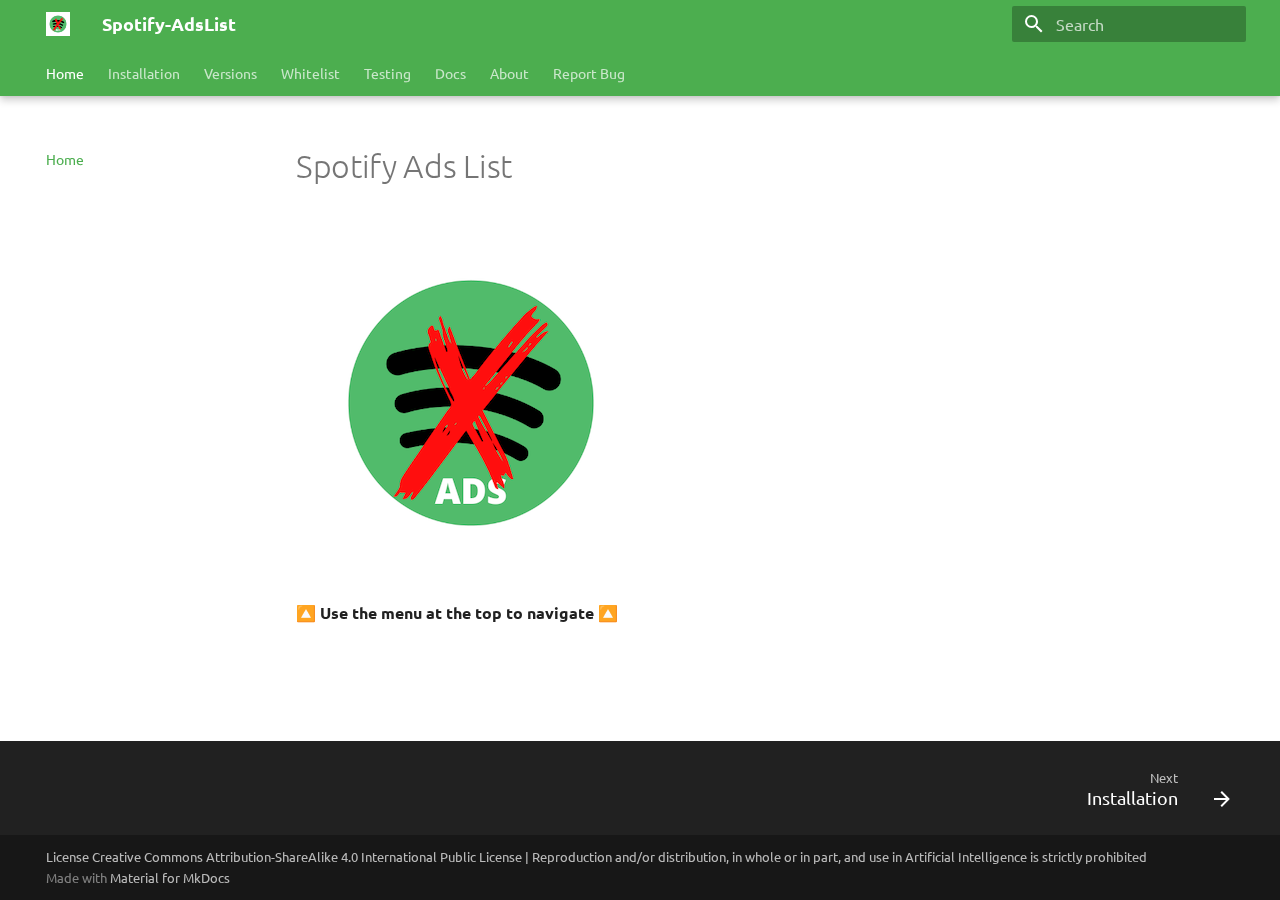
<file: docs_index/index.html>
<!doctype html>
<html lang="en" class="no-js">
  <head>
    
      <meta charset="utf-8">
      <meta name="viewport" content="width=device-width,initial-scale=1">
      
        <meta name="description" content="No more spotify ADS">
      
      
      
        <link rel="canonical" href="https://spotify.piscinadeentropia.es/docs_index/">
      
      
      
        <link rel="next" href="../docs_installation/">
      
      
      <link rel="icon" href="../images/spotify_ads_list_logo.png">
      <meta name="generator" content="mkdocs-1.6.0, mkdocs-material-9.5.28">
    
    
      
        <title>Home - Spotify-AdsList</title>
      
    
    
      <link rel="stylesheet" href="../assets/stylesheets/main.6543a935.min.css">
      
        
        <link rel="stylesheet" href="../assets/stylesheets/palette.06af60db.min.css">
      
      


    
    
      
    
    
      
        
        
        <link rel="preconnect" href="https://fonts.gstatic.com" crossorigin>
        <link rel="stylesheet" href="https://fonts.googleapis.com/css?family=Ubuntu:300,300i,400,400i,700,700i%7CIBM+Plex+Mono:400,400i,700,700i&display=fallback">
        <style>:root{--md-text-font:"Ubuntu";--md-code-font:"IBM Plex Mono"}</style>
      
    
    
    <script>__md_scope=new URL("..",location),__md_hash=e=>[...e].reduce((e,_)=>(e<<5)-e+_.charCodeAt(0),0),__md_get=(e,_=localStorage,t=__md_scope)=>JSON.parse(_.getItem(t.pathname+"."+e)),__md_set=(e,_,t=localStorage,a=__md_scope)=>{try{t.setItem(a.pathname+"."+e,JSON.stringify(_))}catch(e){}}</script>
    
      

    
    
    
  </head>
  
  
    
    
      
    
    
    
    
    <body dir="ltr" data-md-color-scheme="default" data-md-color-primary="green" data-md-color-accent="indigo">
  
    
    <input class="md-toggle" data-md-toggle="drawer" type="checkbox" id="__drawer" autocomplete="off">
    <input class="md-toggle" data-md-toggle="search" type="checkbox" id="__search" autocomplete="off">
    <label class="md-overlay" for="__drawer"></label>
    <div data-md-component="skip">
      
        
        <a href="#spotify-ads-list" class="md-skip">
          Skip to content
        </a>
      
    </div>
    <div data-md-component="announce">
      
    </div>
    
    
      

  

<header class="md-header md-header--shadow md-header--lifted" data-md-component="header">
  <nav class="md-header__inner md-grid" aria-label="Header">
    <a href=".." title="Spotify-AdsList" class="md-header__button md-logo" aria-label="Spotify-AdsList" data-md-component="logo">
      
  <img src="../images/spotify_ads_list_logo.png" alt="logo">

    </a>
    <label class="md-header__button md-icon" for="__drawer">
      
      <svg xmlns="http://www.w3.org/2000/svg" viewBox="0 0 24 24"><path d="M3 6h18v2H3V6m0 5h18v2H3v-2m0 5h18v2H3v-2Z"/></svg>
    </label>
    <div class="md-header__title" data-md-component="header-title">
      <div class="md-header__ellipsis">
        <div class="md-header__topic">
          <span class="md-ellipsis">
            Spotify-AdsList
          </span>
        </div>
        <div class="md-header__topic" data-md-component="header-topic">
          <span class="md-ellipsis">
            
              Home
            
          </span>
        </div>
      </div>
    </div>
    
      
        <form class="md-header__option" data-md-component="palette">
  
    
    
    
    <input class="md-option" data-md-color-media="" data-md-color-scheme="default" data-md-color-primary="green" data-md-color-accent="indigo"  aria-hidden="true"  type="radio" name="__palette" id="__palette_0">
    
  
    
    
    
    <input class="md-option" data-md-color-media="" data-md-color-scheme="default" data-md-color-primary="indigo" data-md-color-accent="white"  aria-hidden="true"  type="radio" name="__palette" id="__palette_1">
    
  
</form>
      
    
    
      <script>var media,input,key,value,palette=__md_get("__palette");if(palette&&palette.color){"(prefers-color-scheme)"===palette.color.media&&(media=matchMedia("(prefers-color-scheme: light)"),input=document.querySelector(media.matches?"[data-md-color-media='(prefers-color-scheme: light)']":"[data-md-color-media='(prefers-color-scheme: dark)']"),palette.color.media=input.getAttribute("data-md-color-media"),palette.color.scheme=input.getAttribute("data-md-color-scheme"),palette.color.primary=input.getAttribute("data-md-color-primary"),palette.color.accent=input.getAttribute("data-md-color-accent"));for([key,value]of Object.entries(palette.color))document.body.setAttribute("data-md-color-"+key,value)}</script>
    
    
    
      <label class="md-header__button md-icon" for="__search">
        
        <svg xmlns="http://www.w3.org/2000/svg" viewBox="0 0 24 24"><path d="M9.5 3A6.5 6.5 0 0 1 16 9.5c0 1.61-.59 3.09-1.56 4.23l.27.27h.79l5 5-1.5 1.5-5-5v-.79l-.27-.27A6.516 6.516 0 0 1 9.5 16 6.5 6.5 0 0 1 3 9.5 6.5 6.5 0 0 1 9.5 3m0 2C7 5 5 7 5 9.5S7 14 9.5 14 14 12 14 9.5 12 5 9.5 5Z"/></svg>
      </label>
      <div class="md-search" data-md-component="search" role="dialog">
  <label class="md-search__overlay" for="__search"></label>
  <div class="md-search__inner" role="search">
    <form class="md-search__form" name="search">
      <input type="text" class="md-search__input" name="query" aria-label="Search" placeholder="Search" autocapitalize="off" autocorrect="off" autocomplete="off" spellcheck="false" data-md-component="search-query" required>
      <label class="md-search__icon md-icon" for="__search">
        
        <svg xmlns="http://www.w3.org/2000/svg" viewBox="0 0 24 24"><path d="M9.5 3A6.5 6.5 0 0 1 16 9.5c0 1.61-.59 3.09-1.56 4.23l.27.27h.79l5 5-1.5 1.5-5-5v-.79l-.27-.27A6.516 6.516 0 0 1 9.5 16 6.5 6.5 0 0 1 3 9.5 6.5 6.5 0 0 1 9.5 3m0 2C7 5 5 7 5 9.5S7 14 9.5 14 14 12 14 9.5 12 5 9.5 5Z"/></svg>
        
        <svg xmlns="http://www.w3.org/2000/svg" viewBox="0 0 24 24"><path d="M20 11v2H8l5.5 5.5-1.42 1.42L4.16 12l7.92-7.92L13.5 5.5 8 11h12Z"/></svg>
      </label>
      <nav class="md-search__options" aria-label="Search">
        
        <button type="reset" class="md-search__icon md-icon" title="Clear" aria-label="Clear" tabindex="-1">
          
          <svg xmlns="http://www.w3.org/2000/svg" viewBox="0 0 24 24"><path d="M19 6.41 17.59 5 12 10.59 6.41 5 5 6.41 10.59 12 5 17.59 6.41 19 12 13.41 17.59 19 19 17.59 13.41 12 19 6.41Z"/></svg>
        </button>
      </nav>
      
        <div class="md-search__suggest" data-md-component="search-suggest"></div>
      
    </form>
    <div class="md-search__output">
      <div class="md-search__scrollwrap" tabindex="0" data-md-scrollfix>
        <div class="md-search-result" data-md-component="search-result">
          <div class="md-search-result__meta">
            Initializing search
          </div>
          <ol class="md-search-result__list" role="presentation"></ol>
        </div>
      </div>
    </div>
  </div>
</div>
    
    
  </nav>
  
    
      
<nav class="md-tabs" aria-label="Tabs" data-md-component="tabs">
  <div class="md-grid">
    <ul class="md-tabs__list">
      
        
  
  
    
  
  
    <li class="md-tabs__item md-tabs__item--active">
      <a href="./" class="md-tabs__link">
        
  
    
  
  Home

      </a>
    </li>
  

      
        
  
  
  
    <li class="md-tabs__item">
      <a href="../docs_installation/" class="md-tabs__link">
        
  
    
  
  Installation

      </a>
    </li>
  

      
        
  
  
  
    
    
      <li class="md-tabs__item">
        <a href="../docs_standard.md" class="md-tabs__link">
          
  
  Versions

        </a>
      </li>
    
  

      
        
  
  
  
    <li class="md-tabs__item">
      <a href="../docs_whitelist.md" class="md-tabs__link">
        
  
    
  
  Whitelist

      </a>
    </li>
  

      
        
  
  
  
    <li class="md-tabs__item">
      <a href="../docs_testing/" class="md-tabs__link">
        
  
    
  
  Testing

      </a>
    </li>
  

      
        
  
  
  
    
    
      <li class="md-tabs__item">
        <a href="../docs_faq/" class="md-tabs__link">
          
  
  Docs

        </a>
      </li>
    
  

      
        
  
  
  
    
    
      <li class="md-tabs__item">
        <a href="../docs_about.md" class="md-tabs__link">
          
  
  About

        </a>
      </li>
    
  

      
        
  
  
  
    <li class="md-tabs__item">
      <a href="https://github.com/Isaaker/Spotify-AdsList/issues" class="md-tabs__link">
        
  
    
  
  Report Bug

      </a>
    </li>
  

      
    </ul>
  </div>
</nav>
    
  
</header>
    
    <div class="md-container" data-md-component="container">
      
      
        
      
      <main class="md-main" data-md-component="main">
        <div class="md-main__inner md-grid">
          
            
              
              <div class="md-sidebar md-sidebar--primary" data-md-component="sidebar" data-md-type="navigation" >
                <div class="md-sidebar__scrollwrap">
                  <div class="md-sidebar__inner">
                    


  


<nav class="md-nav md-nav--primary md-nav--lifted" aria-label="Navigation" data-md-level="0">
  <label class="md-nav__title" for="__drawer">
    <a href=".." title="Spotify-AdsList" class="md-nav__button md-logo" aria-label="Spotify-AdsList" data-md-component="logo">
      
  <img src="../images/spotify_ads_list_logo.png" alt="logo">

    </a>
    Spotify-AdsList
  </label>
  
  <ul class="md-nav__list" data-md-scrollfix>
    
      
      
  
  
    
  
  
  
    <li class="md-nav__item md-nav__item--active">
      
      <input class="md-nav__toggle md-toggle" type="checkbox" id="__toc">
      
      
        
      
      
      <a href="./" class="md-nav__link md-nav__link--active">
        
  
  <span class="md-ellipsis">
    Home
  </span>
  

      </a>
      
    </li>
  

    
      
      
  
  
  
  
    <li class="md-nav__item">
      <a href="../docs_installation/" class="md-nav__link">
        
  
  <span class="md-ellipsis">
    Installation
  </span>
  

      </a>
    </li>
  

    
      
      
  
  
  
  
    
    
    
      
      
        
      
    
    
    <li class="md-nav__item md-nav__item--nested">
      
        
        
        <input class="md-nav__toggle md-toggle " type="checkbox" id="__nav_3" >
        
          
          <label class="md-nav__link" for="__nav_3" id="__nav_3_label" tabindex="0">
            
  
  <span class="md-ellipsis">
    Versions
  </span>
  

            <span class="md-nav__icon md-icon"></span>
          </label>
        
        <nav class="md-nav" data-md-level="1" aria-labelledby="__nav_3_label" aria-expanded="false">
          <label class="md-nav__title" for="__nav_3">
            <span class="md-nav__icon md-icon"></span>
            Versions
          </label>
          <ul class="md-nav__list" data-md-scrollfix>
            
              
                
  
  
  
  
    <li class="md-nav__item">
      <a href="../docs_standard.md" class="md-nav__link">
        
  
  <span class="md-ellipsis">
    Standard
  </span>
  

      </a>
    </li>
  

              
            
              
                
  
  
  
  
    <li class="md-nav__item">
      <a href="../docs_pihole.md" class="md-nav__link">
        
  
  <span class="md-ellipsis">
    Pi-Hole
  </span>
  

      </a>
    </li>
  

              
            
              
                
  
  
  
  
    <li class="md-nav__item">
      <a href="../docs_dnsmasq.md" class="md-nav__link">
        
  
  <span class="md-ellipsis">
    Dnsmasq
  </span>
  

      </a>
    </li>
  

              
            
              
                
  
  
  
  
    <li class="md-nav__item">
      <a href="../docs_adguard.md" class="md-nav__link">
        
  
  <span class="md-ellipsis">
    Adguard
  </span>
  

      </a>
    </li>
  

              
            
          </ul>
        </nav>
      
    </li>
  

    
      
      
  
  
  
  
    <li class="md-nav__item">
      <a href="../docs_whitelist.md" class="md-nav__link">
        
  
  <span class="md-ellipsis">
    Whitelist
  </span>
  

      </a>
    </li>
  

    
      
      
  
  
  
  
    <li class="md-nav__item">
      <a href="../docs_testing/" class="md-nav__link">
        
  
  <span class="md-ellipsis">
    Testing
  </span>
  

      </a>
    </li>
  

    
      
      
  
  
  
  
    
    
    
      
      
        
      
    
    
    <li class="md-nav__item md-nav__item--nested">
      
        
        
        <input class="md-nav__toggle md-toggle " type="checkbox" id="__nav_6" >
        
          
          <label class="md-nav__link" for="__nav_6" id="__nav_6_label" tabindex="0">
            
  
  <span class="md-ellipsis">
    Docs
  </span>
  

            <span class="md-nav__icon md-icon"></span>
          </label>
        
        <nav class="md-nav" data-md-level="1" aria-labelledby="__nav_6_label" aria-expanded="false">
          <label class="md-nav__title" for="__nav_6">
            <span class="md-nav__icon md-icon"></span>
            Docs
          </label>
          <ul class="md-nav__list" data-md-scrollfix>
            
              
                
  
  
  
  
    <li class="md-nav__item">
      <a href="../docs_faq/" class="md-nav__link">
        
  
  <span class="md-ellipsis">
    F.A.Q
  </span>
  

      </a>
    </li>
  

              
            
              
                
  
  
  
  
    <li class="md-nav__item">
      <a href="../docs_how_spotify_ads.md" class="md-nav__link">
        
  
  <span class="md-ellipsis">
    How Spotify send ads?
  </span>
  

      </a>
    </li>
  

              
            
              
                
  
  
  
  
    <li class="md-nav__item">
      <a href="../docs_how_adblockers_work.md" class="md-nav__link">
        
  
  <span class="md-ellipsis">
    How adblockers work?
  </span>
  

      </a>
    </li>
  

              
            
              
                
  
  
  
  
    <li class="md-nav__item">
      <a href="../docs_why_add_more_blocklists.md" class="md-nav__link">
        
  
  <span class="md-ellipsis">
    Why to add aditional blocklists
  </span>
  

      </a>
    </li>
  

              
            
          </ul>
        </nav>
      
    </li>
  

    
      
      
  
  
  
  
    
    
    
      
      
        
      
    
    
    <li class="md-nav__item md-nav__item--nested">
      
        
        
        <input class="md-nav__toggle md-toggle " type="checkbox" id="__nav_7" >
        
          
          <label class="md-nav__link" for="__nav_7" id="__nav_7_label" tabindex="0">
            
  
  <span class="md-ellipsis">
    About
  </span>
  

            <span class="md-nav__icon md-icon"></span>
          </label>
        
        <nav class="md-nav" data-md-level="1" aria-labelledby="__nav_7_label" aria-expanded="false">
          <label class="md-nav__title" for="__nav_7">
            <span class="md-nav__icon md-icon"></span>
            About
          </label>
          <ul class="md-nav__list" data-md-scrollfix>
            
              
                
  
  
  
  
    <li class="md-nav__item">
      <a href="../docs_about.md" class="md-nav__link">
        
  
  <span class="md-ellipsis">
    About
  </span>
  

      </a>
    </li>
  

              
            
              
                
  
  
  
  
    <li class="md-nav__item">
      <a href="../docs_license/" class="md-nav__link">
        
  
  <span class="md-ellipsis">
    License
  </span>
  

      </a>
    </li>
  

              
            
              
                
  
  
  
  
    <li class="md-nav__item">
      <a href="../docs_contributing/" class="md-nav__link">
        
  
  <span class="md-ellipsis">
    Contributing.md
  </span>
  

      </a>
    </li>
  

              
            
          </ul>
        </nav>
      
    </li>
  

    
      
      
  
  
  
  
    <li class="md-nav__item">
      <a href="https://github.com/Isaaker/Spotify-AdsList/issues" class="md-nav__link">
        
  
  <span class="md-ellipsis">
    Report Bug
  </span>
  

      </a>
    </li>
  

    
  </ul>
</nav>
                  </div>
                </div>
              </div>
            
            
              
              <div class="md-sidebar md-sidebar--secondary" data-md-component="sidebar" data-md-type="toc" >
                <div class="md-sidebar__scrollwrap">
                  <div class="md-sidebar__inner">
                    

<nav class="md-nav md-nav--secondary" aria-label="Table of contents">
  
  
  
    
  
  
</nav>
                  </div>
                </div>
              </div>
            
          
          
            <div class="md-content" data-md-component="content">
              <article class="md-content__inner md-typeset">
                
                  


<h1 id="spotify-ads-list">Spotify Ads List<a class="headerlink" href="#spotify-ads-list" title="Permanent link">&para;</a></h1>
<p><img alt="Spotify Ads List Logo" src="../images/spotify_ads_list_logo.png" /></p>
<p><strong>🔼 Use the menu at the top to navigate 🔼</strong></p>












                
              </article>
            </div>
          
          
<script>var target=document.getElementById(location.hash.slice(1));target&&target.name&&(target.checked=target.name.startsWith("__tabbed_"))</script>
        </div>
        
          <button type="button" class="md-top md-icon" data-md-component="top" hidden>
  
  <svg xmlns="http://www.w3.org/2000/svg" viewBox="0 0 24 24"><path d="M13 20h-2V8l-5.5 5.5-1.42-1.42L12 4.16l7.92 7.92-1.42 1.42L13 8v12Z"/></svg>
  Back to top
</button>
        
      </main>
      
        <footer class="md-footer">
  
    
      
      <nav class="md-footer__inner md-grid" aria-label="Footer" >
        
        
          
          <a href="../docs_installation/" class="md-footer__link md-footer__link--next" aria-label="Next: Installation">
            <div class="md-footer__title">
              <span class="md-footer__direction">
                Next
              </span>
              <div class="md-ellipsis">
                Installation
              </div>
            </div>
            <div class="md-footer__button md-icon">
              
              <svg xmlns="http://www.w3.org/2000/svg" viewBox="0 0 24 24"><path d="M4 11v2h12l-5.5 5.5 1.42 1.42L19.84 12l-7.92-7.92L10.5 5.5 16 11H4Z"/></svg>
            </div>
          </a>
        
      </nav>
    
  
  <div class="md-footer-meta md-typeset">
    <div class="md-footer-meta__inner md-grid">
      <div class="md-copyright">
  
    <div class="md-copyright__highlight">
      License <a href="https://github.com/Isaaker/Spotify-AdsList/blob/main/LICENSE.txt">Creative Commons Attribution-ShareAlike 4.0 International Public License</a> | Reproduction and/or distribution, in whole or in part, and use in Artificial Intelligence is strictly prohibited
    </div>
  
  
    Made with
    <a href="https://squidfunk.github.io/mkdocs-material/" target="_blank" rel="noopener">
      Material for MkDocs
    </a>
  
</div>
      
    </div>
  </div>
</footer>
      
    </div>
    <div class="md-dialog" data-md-component="dialog">
      <div class="md-dialog__inner md-typeset"></div>
    </div>
    
    
    <script id="__config" type="application/json">{"base": "..", "features": ["navigation.tabs", "navigation.tabs.sticky", "navigation.sections", "navigation.top", "navigation.footer", "search.suggest"], "search": "../assets/javascripts/workers/search.b8dbb3d2.min.js", "translations": {"clipboard.copied": "Copied to clipboard", "clipboard.copy": "Copy to clipboard", "search.result.more.one": "1 more on this page", "search.result.more.other": "# more on this page", "search.result.none": "No matching documents", "search.result.one": "1 matching document", "search.result.other": "# matching documents", "search.result.placeholder": "Type to start searching", "search.result.term.missing": "Missing", "select.version": "Select version"}}</script>
    
    
      <script src="../assets/javascripts/bundle.fe8b6f2b.min.js"></script>
      
    
  </body>
</html>
</file>
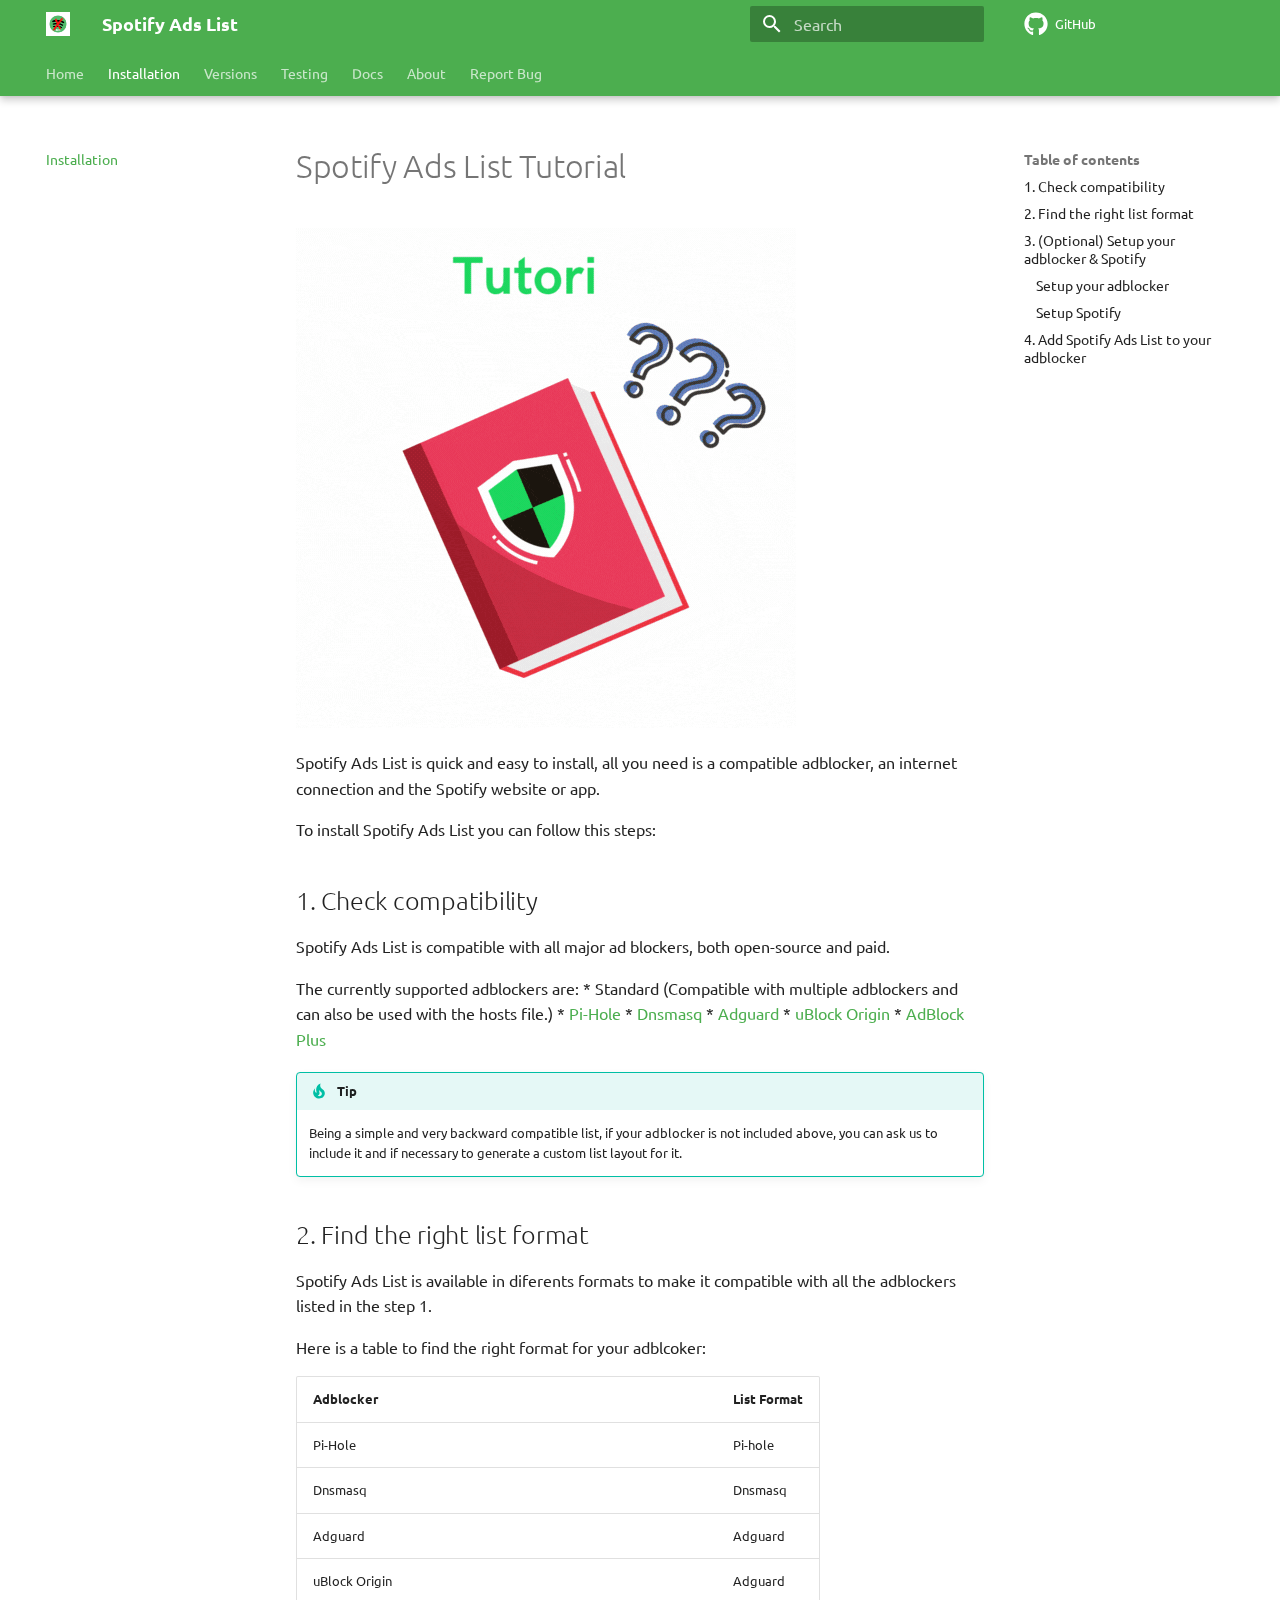
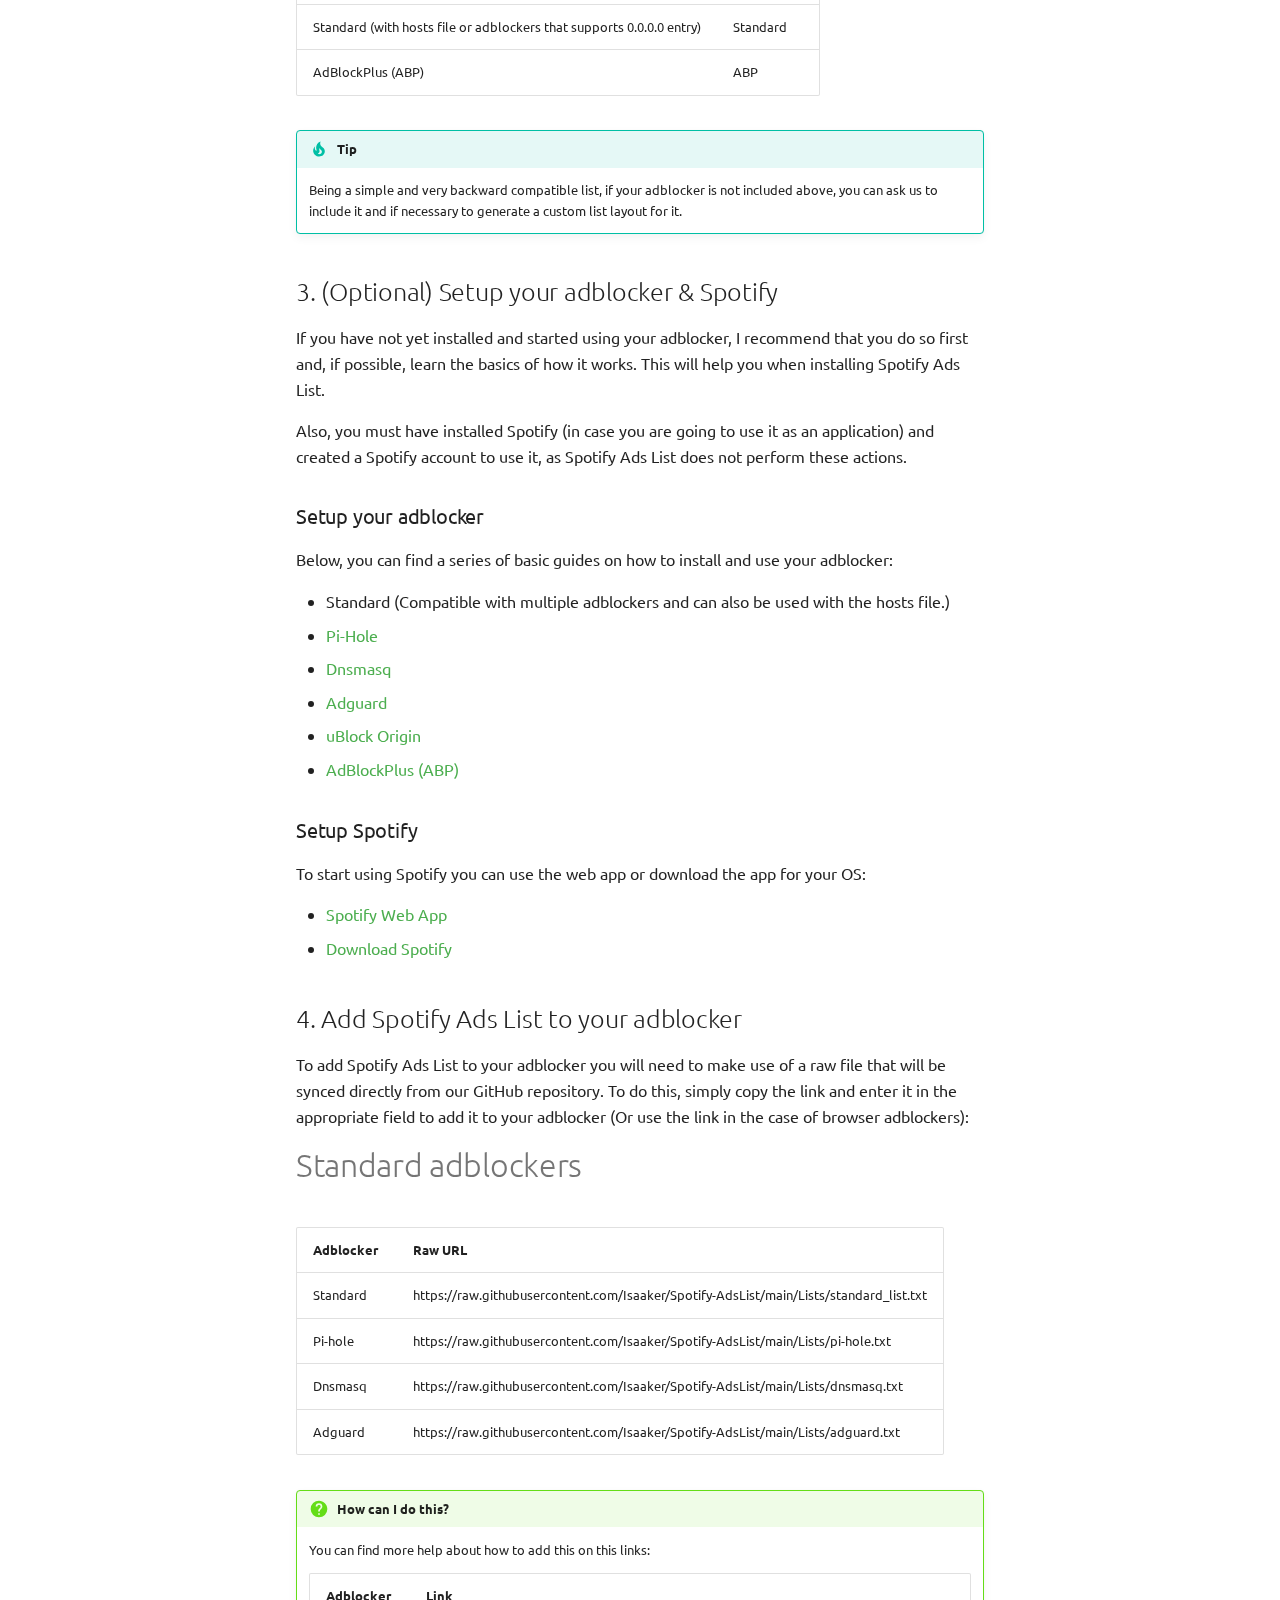
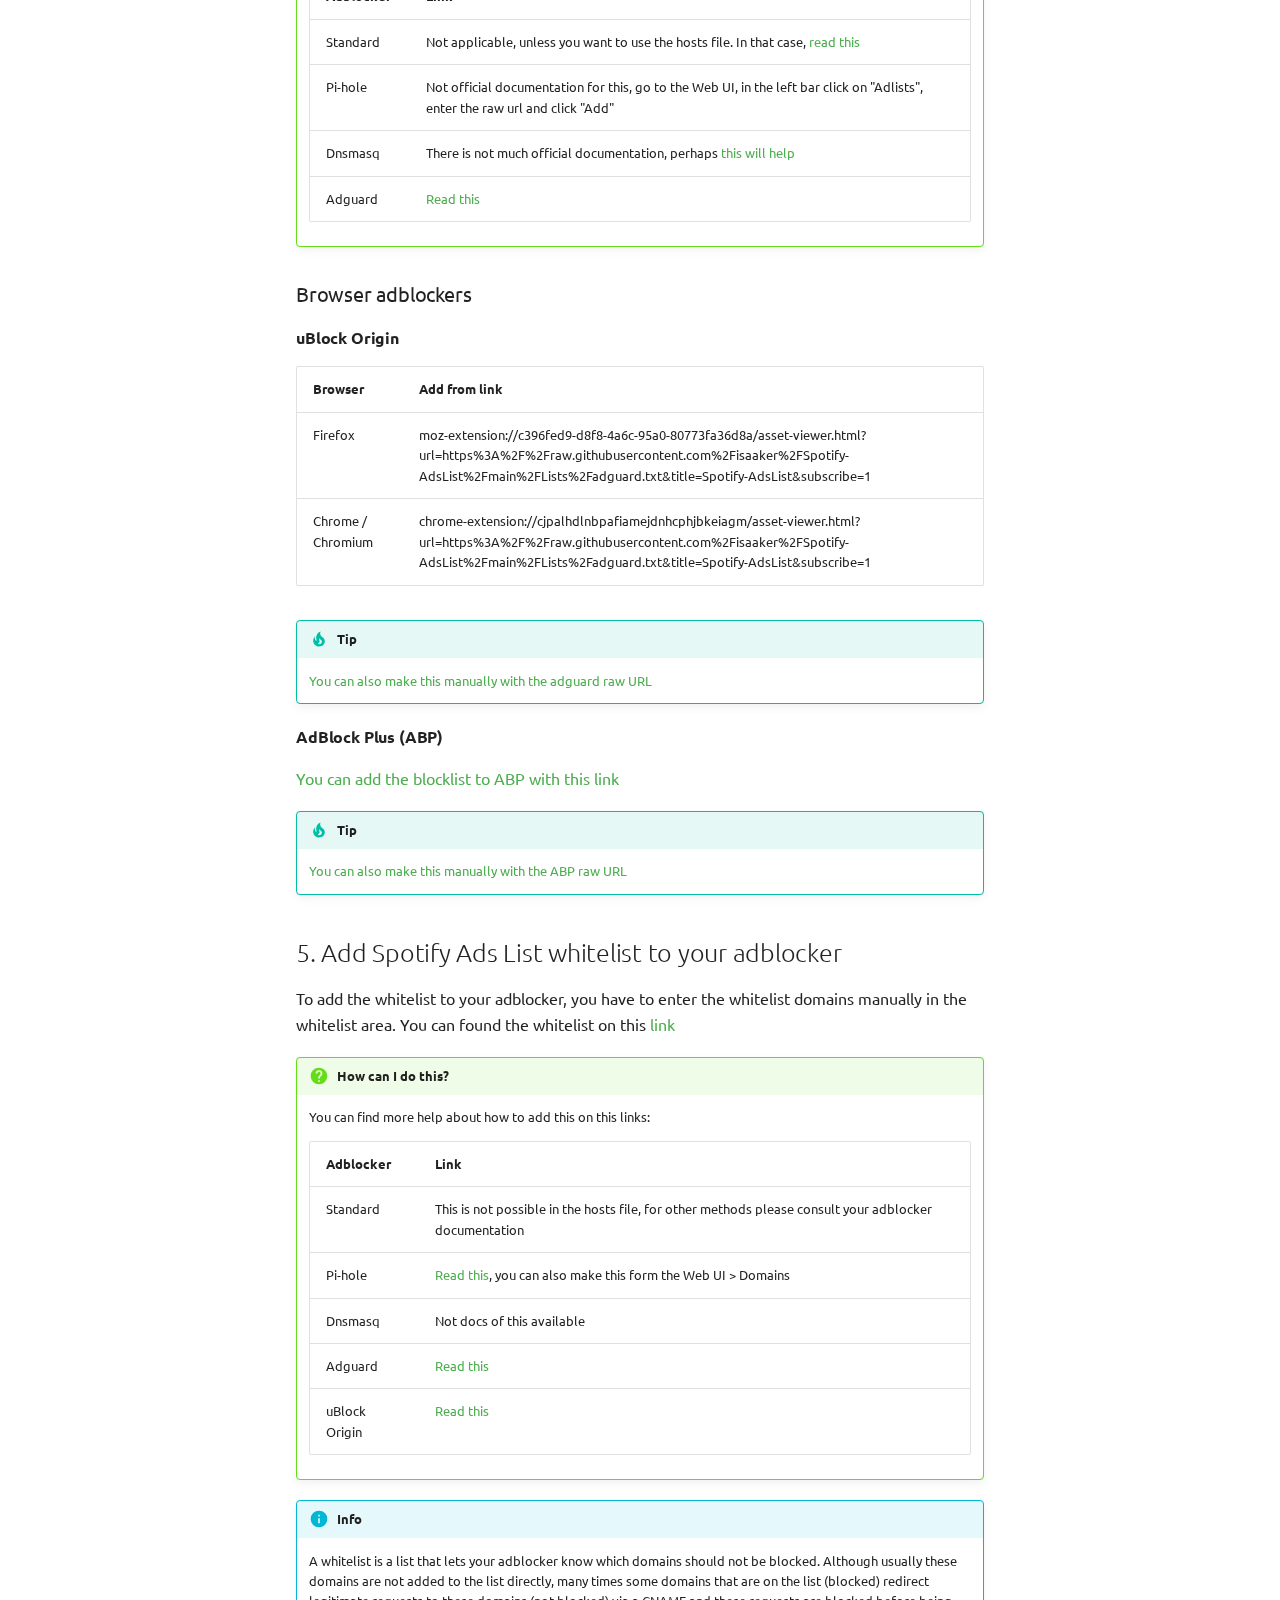
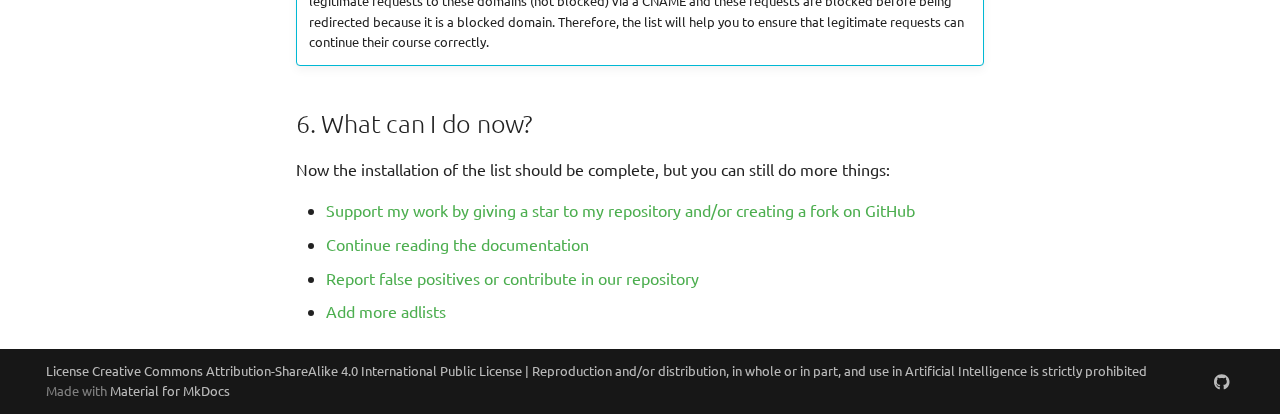
<file: docs_installation/index.html>
<!doctype html>
<html lang="en" class="no-js">
  <head>
    
      <meta charset="utf-8">
      <meta name="viewport" content="width=device-width,initial-scale=1">
      
        <meta name="description" content="No more spotify ADS">
      
      
      
        <link rel="canonical" href="https://spotify.piscinadeentropia.es/docs_installation/">
      
      
        <link rel="prev" href="..">
      
      
        <link rel="next" href="../docs_whitelist/">
      
      
      <link rel="icon" href="../images/spotify_ads_list_logo.png">
      <meta name="generator" content="mkdocs-1.6.1, mkdocs-material-9.5.42">
    
    
      
        <title>Installation - Spotify Ads List</title>
      
    
    
      <link rel="stylesheet" href="../assets/stylesheets/main.0253249f.min.css">
      
        
        <link rel="stylesheet" href="../assets/stylesheets/palette.06af60db.min.css">
      
      


    
    
      
    
    
      
        
        
        <link rel="preconnect" href="https://fonts.gstatic.com" crossorigin>
        <link rel="stylesheet" href="https://fonts.googleapis.com/css?family=Ubuntu:300,300i,400,400i,700,700i%7CIBM+Plex+Mono:400,400i,700,700i&display=fallback">
        <style>:root{--md-text-font:"Ubuntu";--md-code-font:"IBM Plex Mono"}</style>
      
    
    
    <script>__md_scope=new URL("..",location),__md_hash=e=>[...e].reduce(((e,_)=>(e<<5)-e+_.charCodeAt(0)),0),__md_get=(e,_=localStorage,t=__md_scope)=>JSON.parse(_.getItem(t.pathname+"."+e)),__md_set=(e,_,t=localStorage,a=__md_scope)=>{try{t.setItem(a.pathname+"."+e,JSON.stringify(_))}catch(e){}}</script>
    
      

    
    
    
  </head>
  
  
    
    
      
    
    
    
    
    <body dir="ltr" data-md-color-scheme="default" data-md-color-primary="green" data-md-color-accent="indigo">
  
    
    <input class="md-toggle" data-md-toggle="drawer" type="checkbox" id="__drawer" autocomplete="off">
    <input class="md-toggle" data-md-toggle="search" type="checkbox" id="__search" autocomplete="off">
    <label class="md-overlay" for="__drawer"></label>
    <div data-md-component="skip">
      
        
        <a href="#spotify-ads-list-tutorial" class="md-skip">
          Skip to content
        </a>
      
    </div>
    <div data-md-component="announce">
      
    </div>
    
    
      

  

<header class="md-header md-header--shadow md-header--lifted" data-md-component="header">
  <nav class="md-header__inner md-grid" aria-label="Header">
    <a href=".." title="Spotify Ads List" class="md-header__button md-logo" aria-label="Spotify Ads List" data-md-component="logo">
      
  <img src="../images/spotify_ads_list_logo.png" alt="logo">

    </a>
    <label class="md-header__button md-icon" for="__drawer">
      
      <svg xmlns="http://www.w3.org/2000/svg" viewBox="0 0 24 24"><path d="M3 6h18v2H3zm0 5h18v2H3zm0 5h18v2H3z"/></svg>
    </label>
    <div class="md-header__title" data-md-component="header-title">
      <div class="md-header__ellipsis">
        <div class="md-header__topic">
          <span class="md-ellipsis">
            Spotify Ads List
          </span>
        </div>
        <div class="md-header__topic" data-md-component="header-topic">
          <span class="md-ellipsis">
            
              Installation
            
          </span>
        </div>
      </div>
    </div>
    
      
        <form class="md-header__option" data-md-component="palette">
  
    
    
    
    <input class="md-option" data-md-color-media="" data-md-color-scheme="default" data-md-color-primary="green" data-md-color-accent="indigo"  aria-hidden="true"  type="radio" name="__palette" id="__palette_0">
    
  
    
    
    
    <input class="md-option" data-md-color-media="" data-md-color-scheme="default" data-md-color-primary="indigo" data-md-color-accent="white"  aria-hidden="true"  type="radio" name="__palette" id="__palette_1">
    
  
</form>
      
    
    
      <script>var palette=__md_get("__palette");if(palette&&palette.color){if("(prefers-color-scheme)"===palette.color.media){var media=matchMedia("(prefers-color-scheme: light)"),input=document.querySelector(media.matches?"[data-md-color-media='(prefers-color-scheme: light)']":"[data-md-color-media='(prefers-color-scheme: dark)']");palette.color.media=input.getAttribute("data-md-color-media"),palette.color.scheme=input.getAttribute("data-md-color-scheme"),palette.color.primary=input.getAttribute("data-md-color-primary"),palette.color.accent=input.getAttribute("data-md-color-accent")}for(var[key,value]of Object.entries(palette.color))document.body.setAttribute("data-md-color-"+key,value)}</script>
    
    
    
      <label class="md-header__button md-icon" for="__search">
        
        <svg xmlns="http://www.w3.org/2000/svg" viewBox="0 0 24 24"><path d="M9.5 3A6.5 6.5 0 0 1 16 9.5c0 1.61-.59 3.09-1.56 4.23l.27.27h.79l5 5-1.5 1.5-5-5v-.79l-.27-.27A6.52 6.52 0 0 1 9.5 16 6.5 6.5 0 0 1 3 9.5 6.5 6.5 0 0 1 9.5 3m0 2C7 5 5 7 5 9.5S7 14 9.5 14 14 12 14 9.5 12 5 9.5 5"/></svg>
      </label>
      <div class="md-search" data-md-component="search" role="dialog">
  <label class="md-search__overlay" for="__search"></label>
  <div class="md-search__inner" role="search">
    <form class="md-search__form" name="search">
      <input type="text" class="md-search__input" name="query" aria-label="Search" placeholder="Search" autocapitalize="off" autocorrect="off" autocomplete="off" spellcheck="false" data-md-component="search-query" required>
      <label class="md-search__icon md-icon" for="__search">
        
        <svg xmlns="http://www.w3.org/2000/svg" viewBox="0 0 24 24"><path d="M9.5 3A6.5 6.5 0 0 1 16 9.5c0 1.61-.59 3.09-1.56 4.23l.27.27h.79l5 5-1.5 1.5-5-5v-.79l-.27-.27A6.52 6.52 0 0 1 9.5 16 6.5 6.5 0 0 1 3 9.5 6.5 6.5 0 0 1 9.5 3m0 2C7 5 5 7 5 9.5S7 14 9.5 14 14 12 14 9.5 12 5 9.5 5"/></svg>
        
        <svg xmlns="http://www.w3.org/2000/svg" viewBox="0 0 24 24"><path d="M20 11v2H8l5.5 5.5-1.42 1.42L4.16 12l7.92-7.92L13.5 5.5 8 11z"/></svg>
      </label>
      <nav class="md-search__options" aria-label="Search">
        
        <button type="reset" class="md-search__icon md-icon" title="Clear" aria-label="Clear" tabindex="-1">
          
          <svg xmlns="http://www.w3.org/2000/svg" viewBox="0 0 24 24"><path d="M19 6.41 17.59 5 12 10.59 6.41 5 5 6.41 10.59 12 5 17.59 6.41 19 12 13.41 17.59 19 19 17.59 13.41 12z"/></svg>
        </button>
      </nav>
      
        <div class="md-search__suggest" data-md-component="search-suggest"></div>
      
    </form>
    <div class="md-search__output">
      <div class="md-search__scrollwrap" tabindex="0" data-md-scrollfix>
        <div class="md-search-result" data-md-component="search-result">
          <div class="md-search-result__meta">
            Initializing search
          </div>
          <ol class="md-search-result__list" role="presentation"></ol>
        </div>
      </div>
    </div>
  </div>
</div>
    
    
      <div class="md-header__source">
        <a href="https://github.com/Isaaker/Spotify-AdsList/" title="Go to repository" class="md-source" data-md-component="source">
  <div class="md-source__icon md-icon">
    
    <svg xmlns="http://www.w3.org/2000/svg" viewBox="0 0 496 512"><!--! Font Awesome Free 6.6.0 by @fontawesome - https://fontawesome.com License - https://fontawesome.com/license/free (Icons: CC BY 4.0, Fonts: SIL OFL 1.1, Code: MIT License) Copyright 2024 Fonticons, Inc.--><path d="M165.9 397.4c0 2-2.3 3.6-5.2 3.6-3.3.3-5.6-1.3-5.6-3.6 0-2 2.3-3.6 5.2-3.6 3-.3 5.6 1.3 5.6 3.6m-31.1-4.5c-.7 2 1.3 4.3 4.3 4.9 2.6 1 5.6 0 6.2-2s-1.3-4.3-4.3-5.2c-2.6-.7-5.5.3-6.2 2.3m44.2-1.7c-2.9.7-4.9 2.6-4.6 4.9.3 2 2.9 3.3 5.9 2.6 2.9-.7 4.9-2.6 4.6-4.6-.3-1.9-3-3.2-5.9-2.9M244.8 8C106.1 8 0 113.3 0 252c0 110.9 69.8 205.8 169.5 239.2 12.8 2.3 17.3-5.6 17.3-12.1 0-6.2-.3-40.4-.3-61.4 0 0-70 15-84.7-29.8 0 0-11.4-29.1-27.8-36.6 0 0-22.9-15.7 1.6-15.4 0 0 24.9 2 38.6 25.8 21.9 38.6 58.6 27.5 72.9 20.9 2.3-16 8.8-27.1 16-33.7-55.9-6.2-112.3-14.3-112.3-110.5 0-27.5 7.6-41.3 23.6-58.9-2.6-6.5-11.1-33.3 2.6-67.9 20.9-6.5 69 27 69 27 20-5.6 41.5-8.5 62.8-8.5s42.8 2.9 62.8 8.5c0 0 48.1-33.6 69-27 13.7 34.7 5.2 61.4 2.6 67.9 16 17.7 25.8 31.5 25.8 58.9 0 96.5-58.9 104.2-114.8 110.5 9.2 7.9 17 22.9 17 46.4 0 33.7-.3 75.4-.3 83.6 0 6.5 4.6 14.4 17.3 12.1C428.2 457.8 496 362.9 496 252 496 113.3 383.5 8 244.8 8M97.2 352.9c-1.3 1-1 3.3.7 5.2 1.6 1.6 3.9 2.3 5.2 1 1.3-1 1-3.3-.7-5.2-1.6-1.6-3.9-2.3-5.2-1m-10.8-8.1c-.7 1.3.3 2.9 2.3 3.9 1.6 1 3.6.7 4.3-.7.7-1.3-.3-2.9-2.3-3.9-2-.6-3.6-.3-4.3.7m32.4 35.6c-1.6 1.3-1 4.3 1.3 6.2 2.3 2.3 5.2 2.6 6.5 1 1.3-1.3.7-4.3-1.3-6.2-2.2-2.3-5.2-2.6-6.5-1m-11.4-14.7c-1.6 1-1.6 3.6 0 5.9s4.3 3.3 5.6 2.3c1.6-1.3 1.6-3.9 0-6.2-1.4-2.3-4-3.3-5.6-2"/></svg>
  </div>
  <div class="md-source__repository">
    GitHub
  </div>
</a>
      </div>
    
  </nav>
  
    
      
<nav class="md-tabs" aria-label="Tabs" data-md-component="tabs">
  <div class="md-grid">
    <ul class="md-tabs__list">
      
        
  
  
  
    <li class="md-tabs__item">
      <a href=".." class="md-tabs__link">
        
  
    
  
  Home

      </a>
    </li>
  

      
        
  
  
    
  
  
    <li class="md-tabs__item md-tabs__item--active">
      <a href="./" class="md-tabs__link">
        
  
    
  
  Installation

      </a>
    </li>
  

      
        
  
  
  
    
    
      <li class="md-tabs__item">
        <a href="../docs_standard.md" class="md-tabs__link">
          
  
  Versions

        </a>
      </li>
    
  

      
        
  
  
  
    <li class="md-tabs__item">
      <a href="../docs_testing/" class="md-tabs__link">
        
  
    
  
  Testing

      </a>
    </li>
  

      
        
  
  
  
    
    
      <li class="md-tabs__item">
        <a href="../docs_faq/" class="md-tabs__link">
          
  
  Docs

        </a>
      </li>
    
  

      
        
  
  
  
    
    
      <li class="md-tabs__item">
        <a href="../docs_about/" class="md-tabs__link">
          
  
  About

        </a>
      </li>
    
  

      
        
  
  
  
    <li class="md-tabs__item">
      <a href="https://github.com/Isaaker/Spotify-AdsList/issues" class="md-tabs__link">
        
  
    
  
  Report Bug

      </a>
    </li>
  

      
    </ul>
  </div>
</nav>
    
  
</header>
    
    <div class="md-container" data-md-component="container">
      
      
        
      
      <main class="md-main" data-md-component="main">
        <div class="md-main__inner md-grid">
          
            
              
              <div class="md-sidebar md-sidebar--primary" data-md-component="sidebar" data-md-type="navigation" >
                <div class="md-sidebar__scrollwrap">
                  <div class="md-sidebar__inner">
                    


  


<nav class="md-nav md-nav--primary md-nav--lifted" aria-label="Navigation" data-md-level="0">
  <label class="md-nav__title" for="__drawer">
    <a href=".." title="Spotify Ads List" class="md-nav__button md-logo" aria-label="Spotify Ads List" data-md-component="logo">
      
  <img src="../images/spotify_ads_list_logo.png" alt="logo">

    </a>
    Spotify Ads List
  </label>
  
    <div class="md-nav__source">
      <a href="https://github.com/Isaaker/Spotify-AdsList/" title="Go to repository" class="md-source" data-md-component="source">
  <div class="md-source__icon md-icon">
    
    <svg xmlns="http://www.w3.org/2000/svg" viewBox="0 0 496 512"><!--! Font Awesome Free 6.6.0 by @fontawesome - https://fontawesome.com License - https://fontawesome.com/license/free (Icons: CC BY 4.0, Fonts: SIL OFL 1.1, Code: MIT License) Copyright 2024 Fonticons, Inc.--><path d="M165.9 397.4c0 2-2.3 3.6-5.2 3.6-3.3.3-5.6-1.3-5.6-3.6 0-2 2.3-3.6 5.2-3.6 3-.3 5.6 1.3 5.6 3.6m-31.1-4.5c-.7 2 1.3 4.3 4.3 4.9 2.6 1 5.6 0 6.2-2s-1.3-4.3-4.3-5.2c-2.6-.7-5.5.3-6.2 2.3m44.2-1.7c-2.9.7-4.9 2.6-4.6 4.9.3 2 2.9 3.3 5.9 2.6 2.9-.7 4.9-2.6 4.6-4.6-.3-1.9-3-3.2-5.9-2.9M244.8 8C106.1 8 0 113.3 0 252c0 110.9 69.8 205.8 169.5 239.2 12.8 2.3 17.3-5.6 17.3-12.1 0-6.2-.3-40.4-.3-61.4 0 0-70 15-84.7-29.8 0 0-11.4-29.1-27.8-36.6 0 0-22.9-15.7 1.6-15.4 0 0 24.9 2 38.6 25.8 21.9 38.6 58.6 27.5 72.9 20.9 2.3-16 8.8-27.1 16-33.7-55.9-6.2-112.3-14.3-112.3-110.5 0-27.5 7.6-41.3 23.6-58.9-2.6-6.5-11.1-33.3 2.6-67.9 20.9-6.5 69 27 69 27 20-5.6 41.5-8.5 62.8-8.5s42.8 2.9 62.8 8.5c0 0 48.1-33.6 69-27 13.7 34.7 5.2 61.4 2.6 67.9 16 17.7 25.8 31.5 25.8 58.9 0 96.5-58.9 104.2-114.8 110.5 9.2 7.9 17 22.9 17 46.4 0 33.7-.3 75.4-.3 83.6 0 6.5 4.6 14.4 17.3 12.1C428.2 457.8 496 362.9 496 252 496 113.3 383.5 8 244.8 8M97.2 352.9c-1.3 1-1 3.3.7 5.2 1.6 1.6 3.9 2.3 5.2 1 1.3-1 1-3.3-.7-5.2-1.6-1.6-3.9-2.3-5.2-1m-10.8-8.1c-.7 1.3.3 2.9 2.3 3.9 1.6 1 3.6.7 4.3-.7.7-1.3-.3-2.9-2.3-3.9-2-.6-3.6-.3-4.3.7m32.4 35.6c-1.6 1.3-1 4.3 1.3 6.2 2.3 2.3 5.2 2.6 6.5 1 1.3-1.3.7-4.3-1.3-6.2-2.2-2.3-5.2-2.6-6.5-1m-11.4-14.7c-1.6 1-1.6 3.6 0 5.9s4.3 3.3 5.6 2.3c1.6-1.3 1.6-3.9 0-6.2-1.4-2.3-4-3.3-5.6-2"/></svg>
  </div>
  <div class="md-source__repository">
    GitHub
  </div>
</a>
    </div>
  
  <ul class="md-nav__list" data-md-scrollfix>
    
      
      
  
  
  
  
    <li class="md-nav__item">
      <a href=".." class="md-nav__link">
        
  
  <span class="md-ellipsis">
    Home
  </span>
  

      </a>
    </li>
  

    
      
      
  
  
    
  
  
  
    <li class="md-nav__item md-nav__item--active">
      
      <input class="md-nav__toggle md-toggle" type="checkbox" id="__toc">
      
      
        
      
      
        <label class="md-nav__link md-nav__link--active" for="__toc">
          
  
  <span class="md-ellipsis">
    Installation
  </span>
  

          <span class="md-nav__icon md-icon"></span>
        </label>
      
      <a href="./" class="md-nav__link md-nav__link--active">
        
  
  <span class="md-ellipsis">
    Installation
  </span>
  

      </a>
      
        

<nav class="md-nav md-nav--secondary" aria-label="Table of contents">
  
  
  
    
  
  
    <label class="md-nav__title" for="__toc">
      <span class="md-nav__icon md-icon"></span>
      Table of contents
    </label>
    <ul class="md-nav__list" data-md-component="toc" data-md-scrollfix>
      
        <li class="md-nav__item">
  <a href="#1-check-compatibility" class="md-nav__link">
    <span class="md-ellipsis">
      1. Check compatibility
    </span>
  </a>
  
</li>
      
        <li class="md-nav__item">
  <a href="#2-find-the-right-list-format" class="md-nav__link">
    <span class="md-ellipsis">
      2. Find the right list format
    </span>
  </a>
  
</li>
      
        <li class="md-nav__item">
  <a href="#3-optional-setup-your-adblocker-spotify" class="md-nav__link">
    <span class="md-ellipsis">
      3. (Optional) Setup your adblocker &amp; Spotify
    </span>
  </a>
  
    <nav class="md-nav" aria-label="3. (Optional) Setup your adblocker & Spotify">
      <ul class="md-nav__list">
        
          <li class="md-nav__item">
  <a href="#setup-your-adblocker" class="md-nav__link">
    <span class="md-ellipsis">
      Setup your adblocker
    </span>
  </a>
  
</li>
        
          <li class="md-nav__item">
  <a href="#setup-spotify" class="md-nav__link">
    <span class="md-ellipsis">
      Setup Spotify
    </span>
  </a>
  
</li>
        
      </ul>
    </nav>
  
</li>
      
        <li class="md-nav__item">
  <a href="#4-add-spotify-ads-list-to-your-adblocker" class="md-nav__link">
    <span class="md-ellipsis">
      4. Add Spotify Ads List to your adblocker
    </span>
  </a>
  
</li>
      
    </ul>
  
</nav>
      
    </li>
  

    
      
      
  
  
  
  
    
    
    
      
      
        
      
    
    
    <li class="md-nav__item md-nav__item--nested">
      
        
        
        <input class="md-nav__toggle md-toggle " type="checkbox" id="__nav_3" >
        
          
          <label class="md-nav__link" for="__nav_3" id="__nav_3_label" tabindex="0">
            
  
  <span class="md-ellipsis">
    Versions
  </span>
  

            <span class="md-nav__icon md-icon"></span>
          </label>
        
        <nav class="md-nav" data-md-level="1" aria-labelledby="__nav_3_label" aria-expanded="false">
          <label class="md-nav__title" for="__nav_3">
            <span class="md-nav__icon md-icon"></span>
            Versions
          </label>
          <ul class="md-nav__list" data-md-scrollfix>
            
              
                
  
  
  
  
    <li class="md-nav__item">
      <a href="../docs_standard.md" class="md-nav__link">
        
  
  <span class="md-ellipsis">
    Standard
  </span>
  

      </a>
    </li>
  

              
            
              
                
  
  
  
  
    <li class="md-nav__item">
      <a href="../docs_pihole.md" class="md-nav__link">
        
  
  <span class="md-ellipsis">
    Pi-Hole
  </span>
  

      </a>
    </li>
  

              
            
              
                
  
  
  
  
    <li class="md-nav__item">
      <a href="../docs_dnsmasq.md" class="md-nav__link">
        
  
  <span class="md-ellipsis">
    Dnsmasq
  </span>
  

      </a>
    </li>
  

              
            
              
                
  
  
  
  
    <li class="md-nav__item">
      <a href="../docs_adguard.md" class="md-nav__link">
        
  
  <span class="md-ellipsis">
    Adguard
  </span>
  

      </a>
    </li>
  

              
            
              
                
  
  
  
  
    <li class="md-nav__item">
      <a href="../docs_whitelist/" class="md-nav__link">
        
  
  <span class="md-ellipsis">
    Whitelist
  </span>
  

      </a>
    </li>
  

              
            
          </ul>
        </nav>
      
    </li>
  

    
      
      
  
  
  
  
    <li class="md-nav__item">
      <a href="../docs_testing/" class="md-nav__link">
        
  
  <span class="md-ellipsis">
    Testing
  </span>
  

      </a>
    </li>
  

    
      
      
  
  
  
  
    
    
    
      
      
        
      
    
    
    <li class="md-nav__item md-nav__item--nested">
      
        
        
        <input class="md-nav__toggle md-toggle " type="checkbox" id="__nav_5" >
        
          
          <label class="md-nav__link" for="__nav_5" id="__nav_5_label" tabindex="0">
            
  
  <span class="md-ellipsis">
    Docs
  </span>
  

            <span class="md-nav__icon md-icon"></span>
          </label>
        
        <nav class="md-nav" data-md-level="1" aria-labelledby="__nav_5_label" aria-expanded="false">
          <label class="md-nav__title" for="__nav_5">
            <span class="md-nav__icon md-icon"></span>
            Docs
          </label>
          <ul class="md-nav__list" data-md-scrollfix>
            
              
                
  
  
  
  
    <li class="md-nav__item">
      <a href="../docs_faq/" class="md-nav__link">
        
  
  <span class="md-ellipsis">
    F.A.Q
  </span>
  

      </a>
    </li>
  

              
            
              
                
  
  
  
  
    <li class="md-nav__item">
      <a href="../docs_how_spotify_ads.md" class="md-nav__link">
        
  
  <span class="md-ellipsis">
    How Spotify send ads?
  </span>
  

      </a>
    </li>
  

              
            
              
                
  
  
  
  
    <li class="md-nav__item">
      <a href="../docs_how_adblockers_work.md" class="md-nav__link">
        
  
  <span class="md-ellipsis">
    How adblockers work?
  </span>
  

      </a>
    </li>
  

              
            
              
                
  
  
  
  
    <li class="md-nav__item">
      <a href="../docs_why_add_more_blocklists.md" class="md-nav__link">
        
  
  <span class="md-ellipsis">
    Why to add aditional blocklists
  </span>
  

      </a>
    </li>
  

              
            
          </ul>
        </nav>
      
    </li>
  

    
      
      
  
  
  
  
    
    
    
      
      
        
      
    
    
    <li class="md-nav__item md-nav__item--nested">
      
        
        
        <input class="md-nav__toggle md-toggle " type="checkbox" id="__nav_6" >
        
          
          <label class="md-nav__link" for="__nav_6" id="__nav_6_label" tabindex="0">
            
  
  <span class="md-ellipsis">
    About
  </span>
  

            <span class="md-nav__icon md-icon"></span>
          </label>
        
        <nav class="md-nav" data-md-level="1" aria-labelledby="__nav_6_label" aria-expanded="false">
          <label class="md-nav__title" for="__nav_6">
            <span class="md-nav__icon md-icon"></span>
            About
          </label>
          <ul class="md-nav__list" data-md-scrollfix>
            
              
                
  
  
  
  
    <li class="md-nav__item">
      <a href="../docs_about/" class="md-nav__link">
        
  
  <span class="md-ellipsis">
    About
  </span>
  

      </a>
    </li>
  

              
            
              
                
  
  
  
  
    <li class="md-nav__item">
      <a href="../docs_license/" class="md-nav__link">
        
  
  <span class="md-ellipsis">
    License
  </span>
  

      </a>
    </li>
  

              
            
              
                
  
  
  
  
    <li class="md-nav__item">
      <a href="../docs_contributing/" class="md-nav__link">
        
  
  <span class="md-ellipsis">
    Contributing
  </span>
  

      </a>
    </li>
  

              
            
          </ul>
        </nav>
      
    </li>
  

    
      
      
  
  
  
  
    <li class="md-nav__item">
      <a href="https://github.com/Isaaker/Spotify-AdsList/issues" class="md-nav__link">
        
  
  <span class="md-ellipsis">
    Report Bug
  </span>
  

      </a>
    </li>
  

    
  </ul>
</nav>
                  </div>
                </div>
              </div>
            
            
              
              <div class="md-sidebar md-sidebar--secondary" data-md-component="sidebar" data-md-type="toc" >
                <div class="md-sidebar__scrollwrap">
                  <div class="md-sidebar__inner">
                    

<nav class="md-nav md-nav--secondary" aria-label="Table of contents">
  
  
  
    
  
  
    <label class="md-nav__title" for="__toc">
      <span class="md-nav__icon md-icon"></span>
      Table of contents
    </label>
    <ul class="md-nav__list" data-md-component="toc" data-md-scrollfix>
      
        <li class="md-nav__item">
  <a href="#1-check-compatibility" class="md-nav__link">
    <span class="md-ellipsis">
      1. Check compatibility
    </span>
  </a>
  
</li>
      
        <li class="md-nav__item">
  <a href="#2-find-the-right-list-format" class="md-nav__link">
    <span class="md-ellipsis">
      2. Find the right list format
    </span>
  </a>
  
</li>
      
        <li class="md-nav__item">
  <a href="#3-optional-setup-your-adblocker-spotify" class="md-nav__link">
    <span class="md-ellipsis">
      3. (Optional) Setup your adblocker &amp; Spotify
    </span>
  </a>
  
    <nav class="md-nav" aria-label="3. (Optional) Setup your adblocker & Spotify">
      <ul class="md-nav__list">
        
          <li class="md-nav__item">
  <a href="#setup-your-adblocker" class="md-nav__link">
    <span class="md-ellipsis">
      Setup your adblocker
    </span>
  </a>
  
</li>
        
          <li class="md-nav__item">
  <a href="#setup-spotify" class="md-nav__link">
    <span class="md-ellipsis">
      Setup Spotify
    </span>
  </a>
  
</li>
        
      </ul>
    </nav>
  
</li>
      
        <li class="md-nav__item">
  <a href="#4-add-spotify-ads-list-to-your-adblocker" class="md-nav__link">
    <span class="md-ellipsis">
      4. Add Spotify Ads List to your adblocker
    </span>
  </a>
  
</li>
      
    </ul>
  
</nav>
                  </div>
                </div>
              </div>
            
          
          
            <div class="md-content" data-md-component="content">
              <article class="md-content__inner md-typeset">
                
                  

  
  


<h1 id="spotify-ads-list-tutorial">Spotify Ads List Tutorial<a class="headerlink" href="#spotify-ads-list-tutorial" title="Permanent link">&para;</a></h1>
<p><img alt="Spotify Block Tutorial Logo" src="../images/tutorial.gif" /></p>
<p>Spotify Ads List is quick and easy to install, all you need is a compatible adblocker, an internet connection and the Spotify website or app.</p>
<p>To install Spotify Ads List you can follow this steps:</p>
<h2 id="1-check-compatibility">1. Check compatibility<a class="headerlink" href="#1-check-compatibility" title="Permanent link">&para;</a></h2>
<p>Spotify Ads List is compatible with all major ad blockers, both open-source and paid.</p>
<p>The currently supported adblockers are:
* Standard (Compatible with multiple adblockers and can also be used with the hosts file.)
* <a href="https://pi-hole.net">Pi-Hole</a>
* <a href="https://dnsmasq.org/doc.html">Dnsmasq</a>
* <a href="https://adguard.com/es/welcome.html">Adguard</a>
* <a href="https://ublockorigin.com">uBlock Origin</a>
* <a href="https://adblockplus.org">AdBlock Plus</a></p>
<div class="admonition tip">
<p class="admonition-title">Tip</p>
<p>Being a simple and very backward compatible list, if your adblocker is not included above, you can ask us to include it and if necessary to generate a custom list layout for it.</p>
</div>
<h2 id="2-find-the-right-list-format">2. Find the right list format<a class="headerlink" href="#2-find-the-right-list-format" title="Permanent link">&para;</a></h2>
<p>Spotify Ads List is available in diferents formats to make it compatible with all the adblockers listed in the step 1. </p>
<p>Here is a table to find the right format for your adblcoker:</p>
<table>
<thead>
<tr>
<th>Adblocker</th>
<th>List Format</th>
</tr>
</thead>
<tbody>
<tr>
<td>Pi-Hole</td>
<td>Pi-hole</td>
</tr>
<tr>
<td>Dnsmasq</td>
<td>Dnsmasq</td>
</tr>
<tr>
<td>Adguard</td>
<td>Adguard</td>
</tr>
<tr>
<td>uBlock Origin</td>
<td>Adguard</td>
</tr>
<tr>
<td>Standard (with hosts file or adblockers that supports 0.0.0.0 entry)</td>
<td>Standard </td>
</tr>
<tr>
<td>AdBlockPlus (ABP)</td>
<td>ABP</td>
</tr>
</tbody>
</table>
<div class="admonition tip">
<p class="admonition-title">Tip</p>
<p>Being a simple and very backward compatible list, if your adblocker is not included above, you can ask us to include it and if necessary to generate a custom list layout for it.</p>
</div>
<h2 id="3-optional-setup-your-adblocker-spotify">3. (Optional) Setup your adblocker &amp; Spotify<a class="headerlink" href="#3-optional-setup-your-adblocker-spotify" title="Permanent link">&para;</a></h2>
<p>If you have not yet installed and started using your adblocker, I recommend that you do so first and, if possible, learn the basics of how it works. This will help you when installing Spotify Ads List.</p>
<p>Also, you must have installed Spotify (in case you are going to use it as an application) and created a Spotify account to use it, as Spotify Ads List does not perform these actions.</p>
<h3 id="setup-your-adblocker">Setup your adblocker<a class="headerlink" href="#setup-your-adblocker" title="Permanent link">&para;</a></h3>
<p>Below, you can find a series of basic guides on how to install and use your adblocker:</p>
<ul>
<li>Standard (Compatible with multiple adblockers and can also be used with the hosts file.)</li>
<li><a href="https://docs.pi-hole.net/main/basic-install/">Pi-Hole</a></li>
<li><a href="https://dnsmasq.org/doc.html">Dnsmasq</a></li>
<li><a href="https://adguard.com/kb/general/how-to-install/">Adguard</a></li>
<li><a href="https://github.com/gorhill/uBlock?tab=readme-ov-file#installation">uBlock Origin</a></li>
<li><a href="https://help.adblockplus.org/hc/en-us/articles/1500002320801-How-to-download-and-install-Adblock-Plus">AdBlockPlus (ABP)</a></li>
</ul>
<h3 id="setup-spotify">Setup Spotify<a class="headerlink" href="#setup-spotify" title="Permanent link">&para;</a></h3>
<p>To start using Spotify you can use the web app or download the app for your OS:</p>
<ul>
<li><a href="https://open.spotify.com">Spotify Web App</a></li>
<li><a href="https://www.spotify.com/en/download/">Download Spotify</a></li>
</ul>
<h2 id="4-add-spotify-ads-list-to-your-adblocker">4. Add Spotify Ads List to your adblocker<a class="headerlink" href="#4-add-spotify-ads-list-to-your-adblocker" title="Permanent link">&para;</a></h2>
<p>To add Spotify Ads List to your adblocker you will need to make use of a raw file that will be synced directly from our GitHub repository. To do this, simply copy the link and enter it in the appropriate field to add it to your adblocker (Or use the link in the case of browser adblockers):</p>
<h1 id="standard-adblockers">Standard adblockers<a class="headerlink" href="#standard-adblockers" title="Permanent link">&para;</a></h1>
<table>
<thead>
<tr>
<th>Adblocker</th>
<th>Raw URL</th>
</tr>
</thead>
<tbody>
<tr>
<td>Standard</td>
<td>https://raw.githubusercontent.com/Isaaker/Spotify-AdsList/main/Lists/standard_list.txt</td>
</tr>
<tr>
<td>Pi-hole</td>
<td>https://raw.githubusercontent.com/Isaaker/Spotify-AdsList/main/Lists/pi-hole.txt</td>
</tr>
<tr>
<td>Dnsmasq</td>
<td>https://raw.githubusercontent.com/Isaaker/Spotify-AdsList/main/Lists/dnsmasq.txt</td>
</tr>
<tr>
<td>Adguard</td>
<td>https://raw.githubusercontent.com/Isaaker/Spotify-AdsList/main/Lists/adguard.txt</td>
</tr>
</tbody>
</table>
<div class="admonition question">
<p class="admonition-title">How can I do this?</p>
<p>You can find more help about how to add this on this links:</p>
<table>
<thead>
<tr>
<th>Adblocker</th>
<th>Link</th>
</tr>
</thead>
<tbody>
<tr>
<td>Standard</td>
<td>Not applicable, unless you want to use the hosts file. In that case, <a href="https://nordvpn.com/es/blog/use-hosts-file-block-ads-malware/">read this</a></td>
</tr>
<tr>
<td>Pi-hole</td>
<td>Not official documentation for this, go to the Web UI, in the left bar click on "Adlists", enter the raw url and click "Add"</td>
</tr>
<tr>
<td>Dnsmasq</td>
<td>There is not much official documentation, perhaps <a href="https://dnsmasq.org/docs/dnsmasq-man.html">this will help</a></td>
</tr>
<tr>
<td>Adguard</td>
<td><a href="https://adguard.com/kb/">Read this</a></td>
</tr>
</tbody>
</table>
</div>
<h3 id="browser-adblockers">Browser adblockers<a class="headerlink" href="#browser-adblockers" title="Permanent link">&para;</a></h3>
<h4 id="ublock-origin">uBlock Origin<a class="headerlink" href="#ublock-origin" title="Permanent link">&para;</a></h4>
<table>
<thead>
<tr>
<th>Browser</th>
<th>Add from link</th>
</tr>
</thead>
<tbody>
<tr>
<td>Firefox</td>
<td>moz-extension://c396fed9-d8f8-4a6c-95a0-80773fa36d8a/asset-viewer.html?url=https%3A%2F%2Fraw.githubusercontent.com%2Fisaaker%2FSpotify-AdsList%2Fmain%2FLists%2Fadguard.txt&amp;title=Spotify-AdsList&amp;subscribe=1</td>
</tr>
<tr>
<td>Chrome / Chromium</td>
<td>chrome-extension://cjpalhdlnbpafiamejdnhcphjbkeiagm/asset-viewer.html?url=https%3A%2F%2Fraw.githubusercontent.com%2Fisaaker%2FSpotify-AdsList%2Fmain%2FLists%2Fadguard.txt&amp;title=Spotify-AdsList&amp;subscribe=1</td>
</tr>
</tbody>
</table>
<div class="admonition tip">
<p class="admonition-title">Tip</p>
<p><a href="https://github.com/gorhill/uBlock/wiki/Dashboard:-Filter-lists#3rd-party-filter-lists">You can also make this manually with the adguard raw URL</a></p>
</div>
<h4 id="adblock-plus-abp">AdBlock Plus (ABP)<a class="headerlink" href="#adblock-plus-abp" title="Permanent link">&para;</a></h4>
<p><a href="https://subscribe.adblockplus.org/?location=https%3A%2F%2Fraw.githubusercontent.com%2FIsaaker%2FSpotify-AdsList%2Fmain%2FLists%2Fabp.txt&amp;title=SpotifyAdsList">You can add the blocklist to ABP with this link</a></p>
<div class="admonition tip">
<p class="admonition-title">Tip</p>
<p><a href="https://help.adblockplus.org/hc/en-us/articles/360062859913-Add-or-remove-a-custom-filter">You can also make this manually with the ABP raw URL</a></p>
</div>
<h2 id="5-add-spotify-ads-list-whitelist-to-your-adblocker">5. Add Spotify Ads List whitelist to your adblocker<a class="headerlink" href="#5-add-spotify-ads-list-whitelist-to-your-adblocker" title="Permanent link">&para;</a></h2>
<p>To add the whitelist to your adblocker, you have to enter the whitelist domains manually in the whitelist area. You can found the whitelist on this <a href="../docs_whitelist/">link</a></p>
<div class="admonition question">
<p class="admonition-title">How can I do this?</p>
<p>You can find more help about how to add this on this links:</p>
<table>
<thead>
<tr>
<th>Adblocker</th>
<th>Link</th>
</tr>
</thead>
<tbody>
<tr>
<td>Standard</td>
<td>This is not possible in the hosts file, for other methods please consult your adblocker documentation</td>
</tr>
<tr>
<td>Pi-hole</td>
<td><a href="https://discourse.pi-hole.net/t/how-do-i-whitelist-or-blacklist-a-domain/244">Read this</a>, you can also make this form the Web UI &gt; Domains</td>
</tr>
<tr>
<td>Dnsmasq</td>
<td>Not docs of this available</td>
</tr>
<tr>
<td>Adguard</td>
<td><a href="https://github.com/AdguardTeam/AdGuardHome/discussions/3771">Read this</a></td>
</tr>
<tr>
<td>uBlock Origin</td>
<td><a href="https://github.com/gorhill/uBlock/wiki/How-to-whitelist-a-web-site/745c6f01e1f88db8184bb27f48bbdd8a21b48a90">Read this</a></td>
</tr>
</tbody>
</table>
</div>
<div class="admonition info">
<p class="admonition-title">Info</p>
<p>A whitelist is a list that lets your adblocker know which domains should not be blocked. Although usually these domains are not added to the list directly, many times some domains that are on the list (blocked) redirect legitimate requests to these domains (not blocked) via a CNAME and these requests are blocked before being redirected because it is a blocked domain. Therefore, the list will help you to ensure that legitimate requests can continue their course correctly.</p>
</div>
<h2 id="6-what-can-i-do-now">6. What can I do now?<a class="headerlink" href="#6-what-can-i-do-now" title="Permanent link">&para;</a></h2>
<p>Now the installation of the list should be complete, but you can still do more things:</p>
<ul>
<li><a href="https://github.com/Isaaker/Spotify-AdsList">Support my work by giving a star to my repository and/or creating a fork on GitHub</a></li>
<li><a href="spotify.piscinadeentropia.es">Continue reading the documentation</a></li>
<li><a href="https://github.com/Isaaker/Spotify-AdsList/issues">Report false positives or contribute in our repository</a></li>
<li><a href="./why_add_more_blocklists">Add more adlists</a></li>
</ul>












                
              </article>
            </div>
          
          
<script>var target=document.getElementById(location.hash.slice(1));target&&target.name&&(target.checked=target.name.startsWith("__tabbed_"))</script>
        </div>
        
          <button type="button" class="md-top md-icon" data-md-component="top" hidden>
  
  <svg xmlns="http://www.w3.org/2000/svg" viewBox="0 0 24 24"><path d="M13 20h-2V8l-5.5 5.5-1.42-1.42L12 4.16l7.92 7.92-1.42 1.42L13 8z"/></svg>
  Back to top
</button>
        
      </main>
      
        <footer class="md-footer">
  
  <div class="md-footer-meta md-typeset">
    <div class="md-footer-meta__inner md-grid">
      <div class="md-copyright">
  
    <div class="md-copyright__highlight">
      License <a href="https://github.com/Isaaker/Spotify-AdsList/blob/main/LICENSE.txt">Creative Commons Attribution-ShareAlike 4.0 International Public License</a> | Reproduction and/or distribution, in whole or in part, and use in Artificial Intelligence is strictly prohibited
    </div>
  
  
    Made with
    <a href="https://squidfunk.github.io/mkdocs-material/" target="_blank" rel="noopener">
      Material for MkDocs
    </a>
  
</div>
      
        <div class="md-social">
  
    
    
    
    
      
      
    
    <a href="https://github.com/Isaaker/Spotify-AdsList/" target="_blank" rel="noopener" title="github.com" class="md-social__link">
      <svg xmlns="http://www.w3.org/2000/svg" viewBox="0 0 496 512"><!--! Font Awesome Free 6.6.0 by @fontawesome - https://fontawesome.com License - https://fontawesome.com/license/free (Icons: CC BY 4.0, Fonts: SIL OFL 1.1, Code: MIT License) Copyright 2024 Fonticons, Inc.--><path d="M165.9 397.4c0 2-2.3 3.6-5.2 3.6-3.3.3-5.6-1.3-5.6-3.6 0-2 2.3-3.6 5.2-3.6 3-.3 5.6 1.3 5.6 3.6m-31.1-4.5c-.7 2 1.3 4.3 4.3 4.9 2.6 1 5.6 0 6.2-2s-1.3-4.3-4.3-5.2c-2.6-.7-5.5.3-6.2 2.3m44.2-1.7c-2.9.7-4.9 2.6-4.6 4.9.3 2 2.9 3.3 5.9 2.6 2.9-.7 4.9-2.6 4.6-4.6-.3-1.9-3-3.2-5.9-2.9M244.8 8C106.1 8 0 113.3 0 252c0 110.9 69.8 205.8 169.5 239.2 12.8 2.3 17.3-5.6 17.3-12.1 0-6.2-.3-40.4-.3-61.4 0 0-70 15-84.7-29.8 0 0-11.4-29.1-27.8-36.6 0 0-22.9-15.7 1.6-15.4 0 0 24.9 2 38.6 25.8 21.9 38.6 58.6 27.5 72.9 20.9 2.3-16 8.8-27.1 16-33.7-55.9-6.2-112.3-14.3-112.3-110.5 0-27.5 7.6-41.3 23.6-58.9-2.6-6.5-11.1-33.3 2.6-67.9 20.9-6.5 69 27 69 27 20-5.6 41.5-8.5 62.8-8.5s42.8 2.9 62.8 8.5c0 0 48.1-33.6 69-27 13.7 34.7 5.2 61.4 2.6 67.9 16 17.7 25.8 31.5 25.8 58.9 0 96.5-58.9 104.2-114.8 110.5 9.2 7.9 17 22.9 17 46.4 0 33.7-.3 75.4-.3 83.6 0 6.5 4.6 14.4 17.3 12.1C428.2 457.8 496 362.9 496 252 496 113.3 383.5 8 244.8 8M97.2 352.9c-1.3 1-1 3.3.7 5.2 1.6 1.6 3.9 2.3 5.2 1 1.3-1 1-3.3-.7-5.2-1.6-1.6-3.9-2.3-5.2-1m-10.8-8.1c-.7 1.3.3 2.9 2.3 3.9 1.6 1 3.6.7 4.3-.7.7-1.3-.3-2.9-2.3-3.9-2-.6-3.6-.3-4.3.7m32.4 35.6c-1.6 1.3-1 4.3 1.3 6.2 2.3 2.3 5.2 2.6 6.5 1 1.3-1.3.7-4.3-1.3-6.2-2.2-2.3-5.2-2.6-6.5-1m-11.4-14.7c-1.6 1-1.6 3.6 0 5.9s4.3 3.3 5.6 2.3c1.6-1.3 1.6-3.9 0-6.2-1.4-2.3-4-3.3-5.6-2"/></svg>
    </a>
  
</div>
      
    </div>
  </div>
</footer>
      
    </div>
    <div class="md-dialog" data-md-component="dialog">
      <div class="md-dialog__inner md-typeset"></div>
    </div>
    
    
    <script id="__config" type="application/json">{"base": "..", "features": ["navigation.tabs", "navigation.tabs.sticky", "navigation.sections", "navigation.top", "search.suggest"], "search": "../assets/javascripts/workers/search.6ce7567c.min.js", "translations": {"clipboard.copied": "Copied to clipboard", "clipboard.copy": "Copy to clipboard", "search.result.more.one": "1 more on this page", "search.result.more.other": "# more on this page", "search.result.none": "No matching documents", "search.result.one": "1 matching document", "search.result.other": "# matching documents", "search.result.placeholder": "Type to start searching", "search.result.term.missing": "Missing", "select.version": "Select version"}}</script>
    
    
      <script src="../assets/javascripts/bundle.83f73b43.min.js"></script>
      
    
  </body>
</html>
</file>
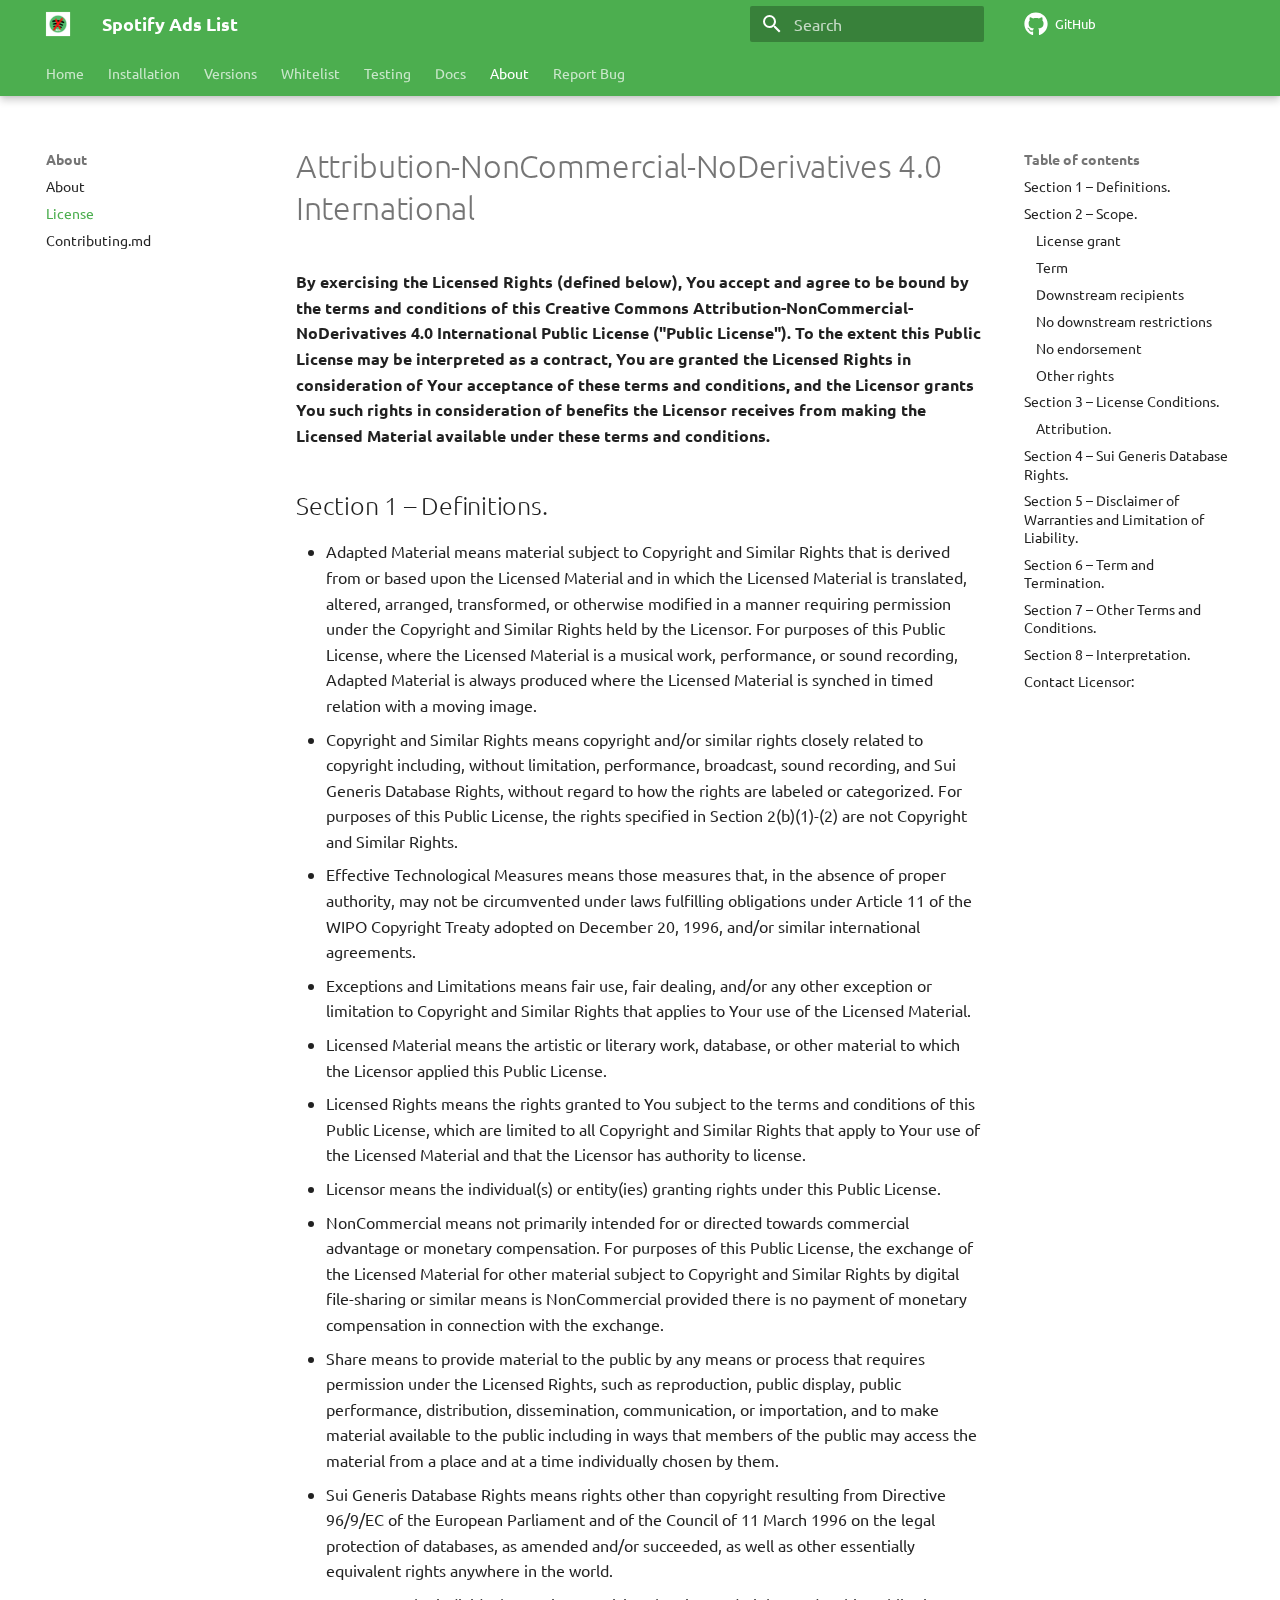
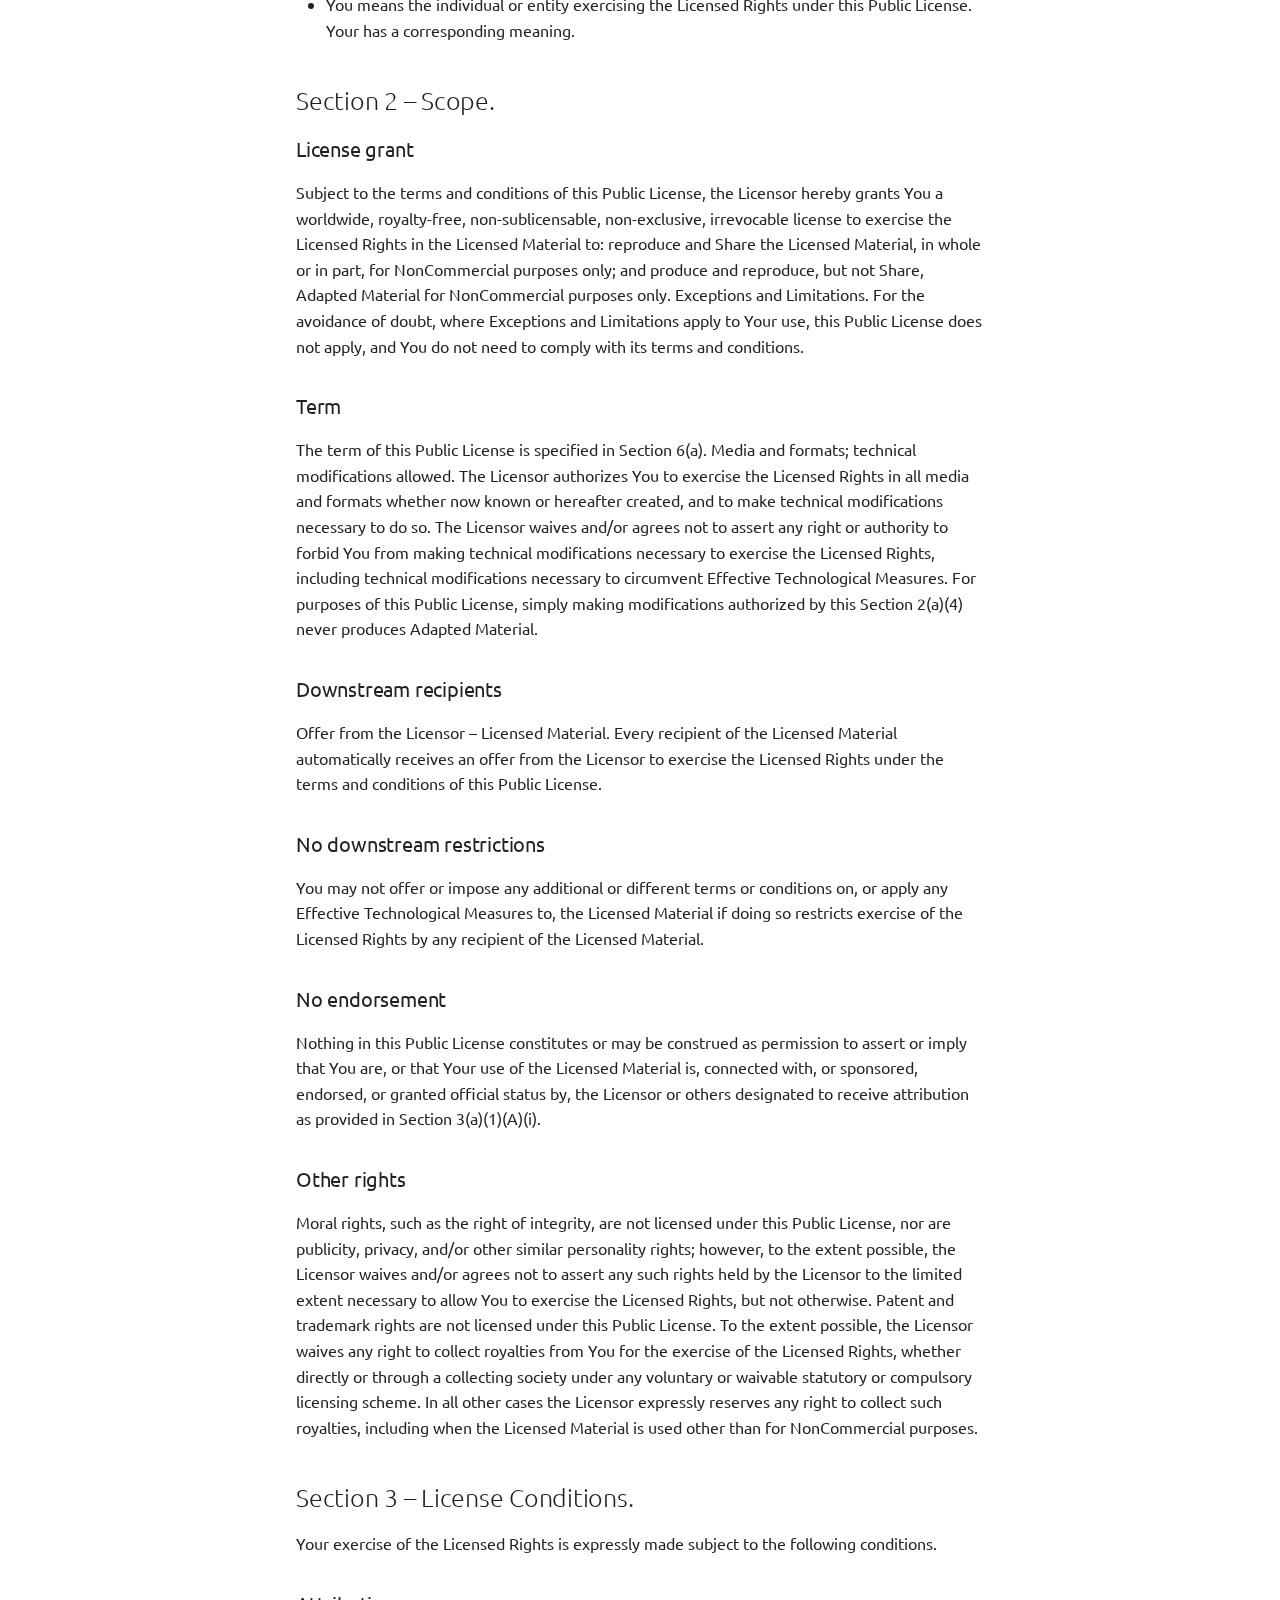
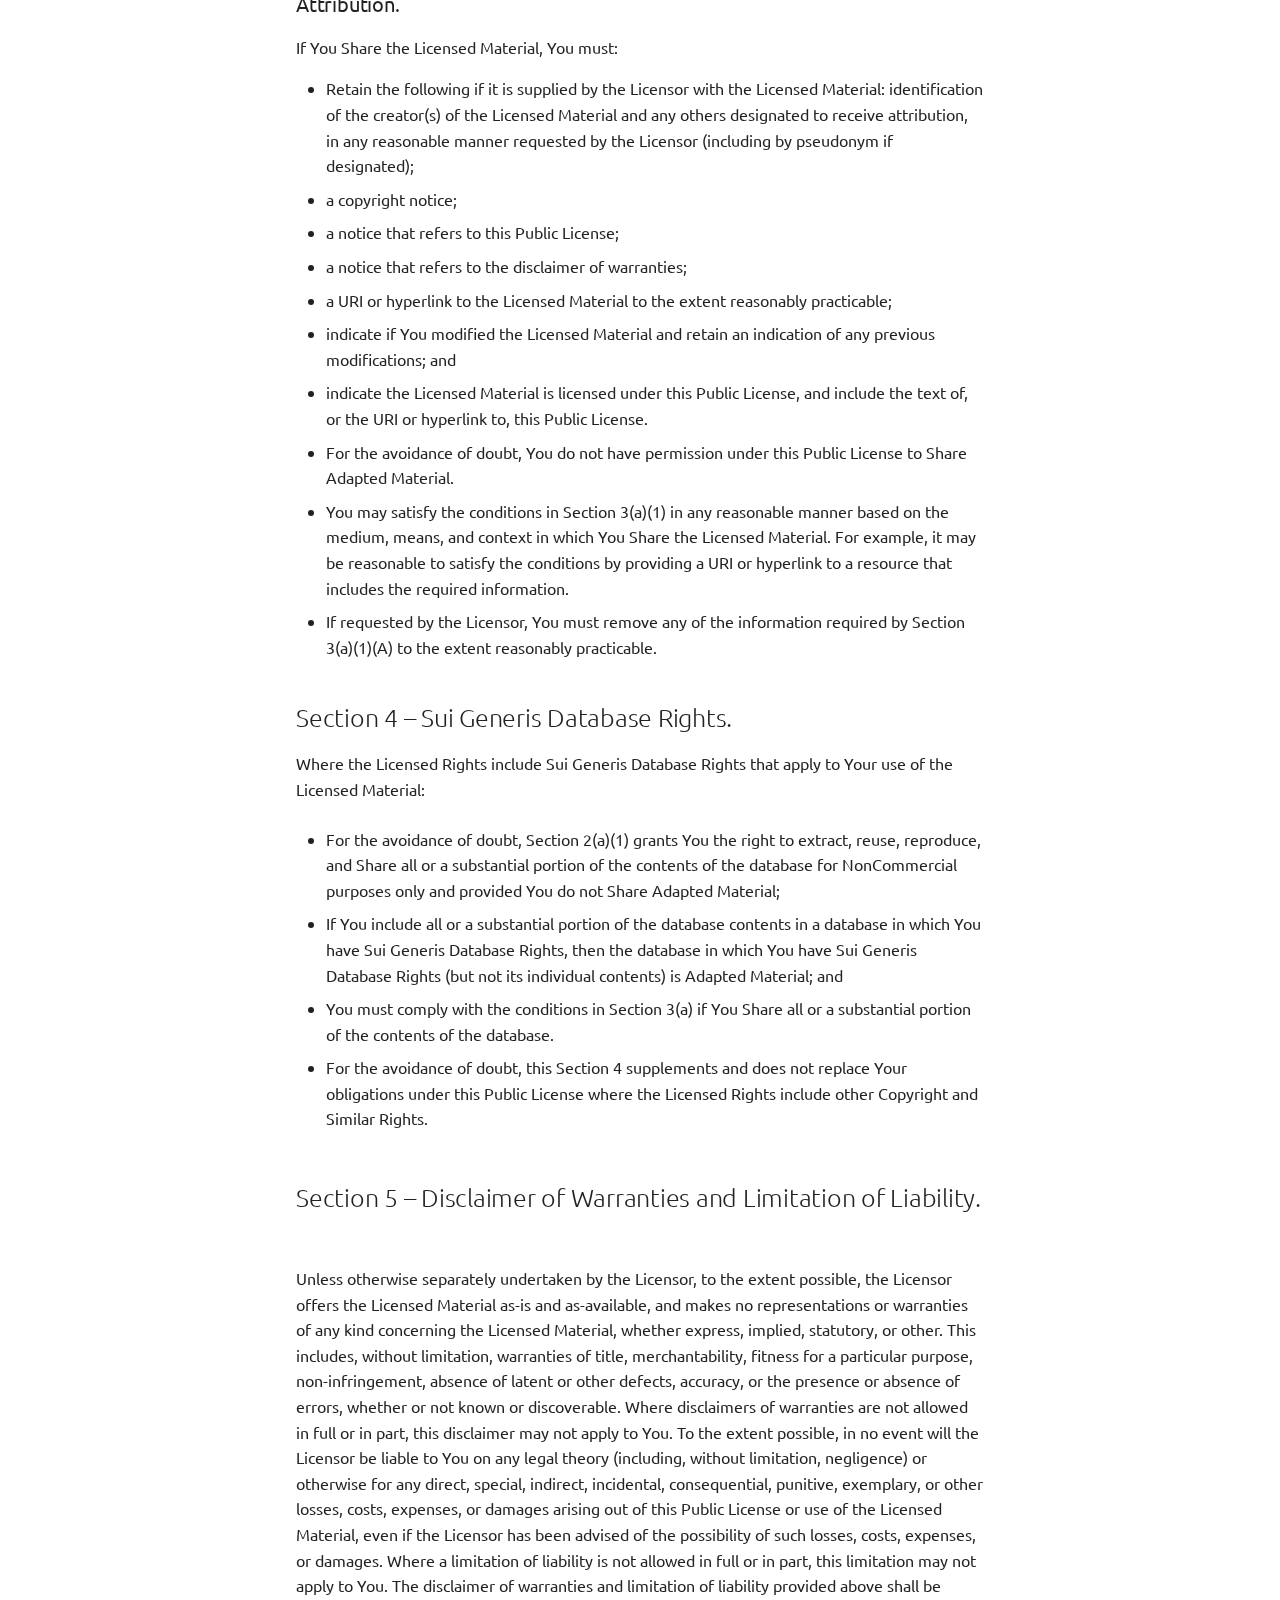
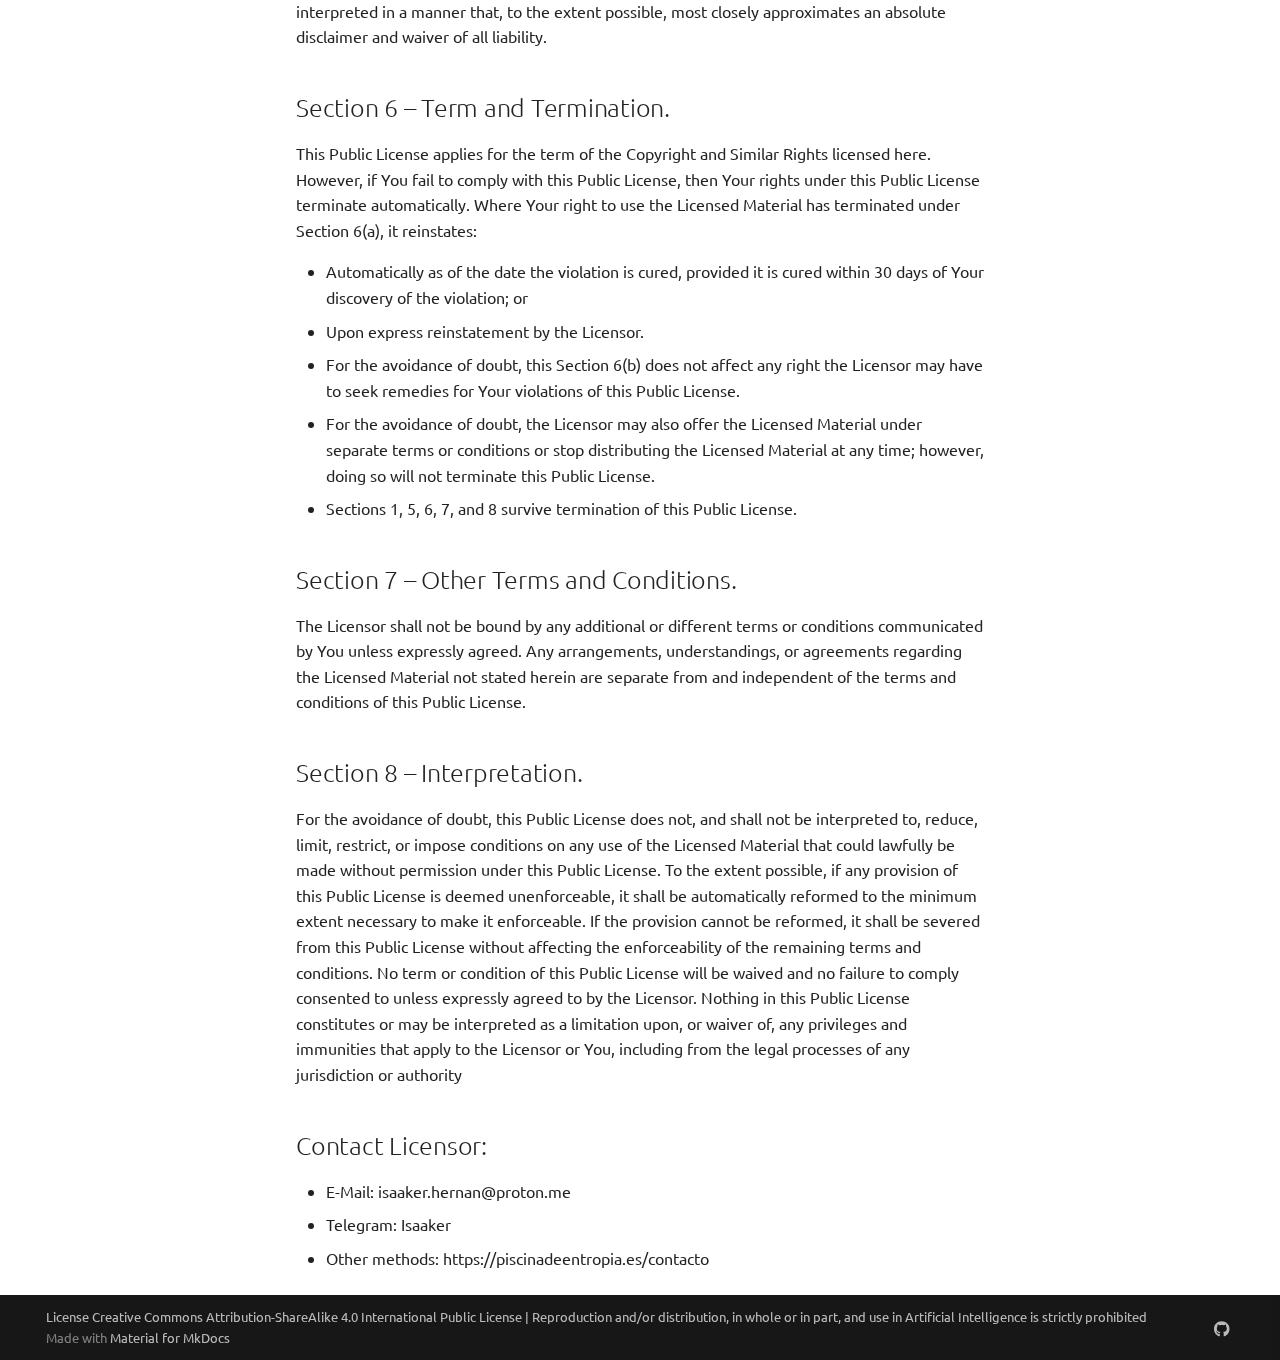
<file: docs_license/index.html>
<!doctype html>
<html lang="en" class="no-js">
  <head>
    
      <meta charset="utf-8">
      <meta name="viewport" content="width=device-width,initial-scale=1">
      
        <meta name="description" content="No more spotify ADS">
      
      
      
        <link rel="canonical" href="https://spotify.piscinadeentropia.es/docs_license/">
      
      
        <link rel="prev" href="../docs_faq/">
      
      
        <link rel="next" href="../docs_contributing/">
      
      
      <link rel="icon" href="../images/spotify_ads_list_logo.png">
      <meta name="generator" content="mkdocs-1.6.0, mkdocs-material-9.5.28">
    
    
      
        <title>License - Spotify Ads List</title>
      
    
    
      <link rel="stylesheet" href="../assets/stylesheets/main.6543a935.min.css">
      
        
        <link rel="stylesheet" href="../assets/stylesheets/palette.06af60db.min.css">
      
      


    
    
      
    
    
      
        
        
        <link rel="preconnect" href="https://fonts.gstatic.com" crossorigin>
        <link rel="stylesheet" href="https://fonts.googleapis.com/css?family=Ubuntu:300,300i,400,400i,700,700i%7CIBM+Plex+Mono:400,400i,700,700i&display=fallback">
        <style>:root{--md-text-font:"Ubuntu";--md-code-font:"IBM Plex Mono"}</style>
      
    
    
    <script>__md_scope=new URL("..",location),__md_hash=e=>[...e].reduce((e,_)=>(e<<5)-e+_.charCodeAt(0),0),__md_get=(e,_=localStorage,t=__md_scope)=>JSON.parse(_.getItem(t.pathname+"."+e)),__md_set=(e,_,t=localStorage,a=__md_scope)=>{try{t.setItem(a.pathname+"."+e,JSON.stringify(_))}catch(e){}}</script>
    
      

    
    
    
  </head>
  
  
    
    
      
    
    
    
    
    <body dir="ltr" data-md-color-scheme="default" data-md-color-primary="green" data-md-color-accent="indigo">
  
    
    <input class="md-toggle" data-md-toggle="drawer" type="checkbox" id="__drawer" autocomplete="off">
    <input class="md-toggle" data-md-toggle="search" type="checkbox" id="__search" autocomplete="off">
    <label class="md-overlay" for="__drawer"></label>
    <div data-md-component="skip">
      
        
        <a href="#attribution-noncommercial-noderivatives-40-international" class="md-skip">
          Skip to content
        </a>
      
    </div>
    <div data-md-component="announce">
      
    </div>
    
    
      

  

<header class="md-header md-header--shadow md-header--lifted" data-md-component="header">
  <nav class="md-header__inner md-grid" aria-label="Header">
    <a href=".." title="Spotify Ads List" class="md-header__button md-logo" aria-label="Spotify Ads List" data-md-component="logo">
      
  <img src="../images/spotify_ads_list_logo.png" alt="logo">

    </a>
    <label class="md-header__button md-icon" for="__drawer">
      
      <svg xmlns="http://www.w3.org/2000/svg" viewBox="0 0 24 24"><path d="M3 6h18v2H3V6m0 5h18v2H3v-2m0 5h18v2H3v-2Z"/></svg>
    </label>
    <div class="md-header__title" data-md-component="header-title">
      <div class="md-header__ellipsis">
        <div class="md-header__topic">
          <span class="md-ellipsis">
            Spotify Ads List
          </span>
        </div>
        <div class="md-header__topic" data-md-component="header-topic">
          <span class="md-ellipsis">
            
              License
            
          </span>
        </div>
      </div>
    </div>
    
      
        <form class="md-header__option" data-md-component="palette">
  
    
    
    
    <input class="md-option" data-md-color-media="" data-md-color-scheme="default" data-md-color-primary="green" data-md-color-accent="indigo"  aria-hidden="true"  type="radio" name="__palette" id="__palette_0">
    
  
    
    
    
    <input class="md-option" data-md-color-media="" data-md-color-scheme="default" data-md-color-primary="indigo" data-md-color-accent="white"  aria-hidden="true"  type="radio" name="__palette" id="__palette_1">
    
  
</form>
      
    
    
      <script>var media,input,key,value,palette=__md_get("__palette");if(palette&&palette.color){"(prefers-color-scheme)"===palette.color.media&&(media=matchMedia("(prefers-color-scheme: light)"),input=document.querySelector(media.matches?"[data-md-color-media='(prefers-color-scheme: light)']":"[data-md-color-media='(prefers-color-scheme: dark)']"),palette.color.media=input.getAttribute("data-md-color-media"),palette.color.scheme=input.getAttribute("data-md-color-scheme"),palette.color.primary=input.getAttribute("data-md-color-primary"),palette.color.accent=input.getAttribute("data-md-color-accent"));for([key,value]of Object.entries(palette.color))document.body.setAttribute("data-md-color-"+key,value)}</script>
    
    
    
      <label class="md-header__button md-icon" for="__search">
        
        <svg xmlns="http://www.w3.org/2000/svg" viewBox="0 0 24 24"><path d="M9.5 3A6.5 6.5 0 0 1 16 9.5c0 1.61-.59 3.09-1.56 4.23l.27.27h.79l5 5-1.5 1.5-5-5v-.79l-.27-.27A6.516 6.516 0 0 1 9.5 16 6.5 6.5 0 0 1 3 9.5 6.5 6.5 0 0 1 9.5 3m0 2C7 5 5 7 5 9.5S7 14 9.5 14 14 12 14 9.5 12 5 9.5 5Z"/></svg>
      </label>
      <div class="md-search" data-md-component="search" role="dialog">
  <label class="md-search__overlay" for="__search"></label>
  <div class="md-search__inner" role="search">
    <form class="md-search__form" name="search">
      <input type="text" class="md-search__input" name="query" aria-label="Search" placeholder="Search" autocapitalize="off" autocorrect="off" autocomplete="off" spellcheck="false" data-md-component="search-query" required>
      <label class="md-search__icon md-icon" for="__search">
        
        <svg xmlns="http://www.w3.org/2000/svg" viewBox="0 0 24 24"><path d="M9.5 3A6.5 6.5 0 0 1 16 9.5c0 1.61-.59 3.09-1.56 4.23l.27.27h.79l5 5-1.5 1.5-5-5v-.79l-.27-.27A6.516 6.516 0 0 1 9.5 16 6.5 6.5 0 0 1 3 9.5 6.5 6.5 0 0 1 9.5 3m0 2C7 5 5 7 5 9.5S7 14 9.5 14 14 12 14 9.5 12 5 9.5 5Z"/></svg>
        
        <svg xmlns="http://www.w3.org/2000/svg" viewBox="0 0 24 24"><path d="M20 11v2H8l5.5 5.5-1.42 1.42L4.16 12l7.92-7.92L13.5 5.5 8 11h12Z"/></svg>
      </label>
      <nav class="md-search__options" aria-label="Search">
        
        <button type="reset" class="md-search__icon md-icon" title="Clear" aria-label="Clear" tabindex="-1">
          
          <svg xmlns="http://www.w3.org/2000/svg" viewBox="0 0 24 24"><path d="M19 6.41 17.59 5 12 10.59 6.41 5 5 6.41 10.59 12 5 17.59 6.41 19 12 13.41 17.59 19 19 17.59 13.41 12 19 6.41Z"/></svg>
        </button>
      </nav>
      
        <div class="md-search__suggest" data-md-component="search-suggest"></div>
      
    </form>
    <div class="md-search__output">
      <div class="md-search__scrollwrap" tabindex="0" data-md-scrollfix>
        <div class="md-search-result" data-md-component="search-result">
          <div class="md-search-result__meta">
            Initializing search
          </div>
          <ol class="md-search-result__list" role="presentation"></ol>
        </div>
      </div>
    </div>
  </div>
</div>
    
    
      <div class="md-header__source">
        <a href="https://github.com/Isaaker/Spotify-AdsList/" title="Go to repository" class="md-source" data-md-component="source">
  <div class="md-source__icon md-icon">
    
    <svg xmlns="http://www.w3.org/2000/svg" viewBox="0 0 496 512"><!--! Font Awesome Free 6.5.2 by @fontawesome - https://fontawesome.com License - https://fontawesome.com/license/free (Icons: CC BY 4.0, Fonts: SIL OFL 1.1, Code: MIT License) Copyright 2024 Fonticons, Inc.--><path d="M165.9 397.4c0 2-2.3 3.6-5.2 3.6-3.3.3-5.6-1.3-5.6-3.6 0-2 2.3-3.6 5.2-3.6 3-.3 5.6 1.3 5.6 3.6zm-31.1-4.5c-.7 2 1.3 4.3 4.3 4.9 2.6 1 5.6 0 6.2-2s-1.3-4.3-4.3-5.2c-2.6-.7-5.5.3-6.2 2.3zm44.2-1.7c-2.9.7-4.9 2.6-4.6 4.9.3 2 2.9 3.3 5.9 2.6 2.9-.7 4.9-2.6 4.6-4.6-.3-1.9-3-3.2-5.9-2.9zM244.8 8C106.1 8 0 113.3 0 252c0 110.9 69.8 205.8 169.5 239.2 12.8 2.3 17.3-5.6 17.3-12.1 0-6.2-.3-40.4-.3-61.4 0 0-70 15-84.7-29.8 0 0-11.4-29.1-27.8-36.6 0 0-22.9-15.7 1.6-15.4 0 0 24.9 2 38.6 25.8 21.9 38.6 58.6 27.5 72.9 20.9 2.3-16 8.8-27.1 16-33.7-55.9-6.2-112.3-14.3-112.3-110.5 0-27.5 7.6-41.3 23.6-58.9-2.6-6.5-11.1-33.3 2.6-67.9 20.9-6.5 69 27 69 27 20-5.6 41.5-8.5 62.8-8.5s42.8 2.9 62.8 8.5c0 0 48.1-33.6 69-27 13.7 34.7 5.2 61.4 2.6 67.9 16 17.7 25.8 31.5 25.8 58.9 0 96.5-58.9 104.2-114.8 110.5 9.2 7.9 17 22.9 17 46.4 0 33.7-.3 75.4-.3 83.6 0 6.5 4.6 14.4 17.3 12.1C428.2 457.8 496 362.9 496 252 496 113.3 383.5 8 244.8 8zM97.2 352.9c-1.3 1-1 3.3.7 5.2 1.6 1.6 3.9 2.3 5.2 1 1.3-1 1-3.3-.7-5.2-1.6-1.6-3.9-2.3-5.2-1zm-10.8-8.1c-.7 1.3.3 2.9 2.3 3.9 1.6 1 3.6.7 4.3-.7.7-1.3-.3-2.9-2.3-3.9-2-.6-3.6-.3-4.3.7zm32.4 35.6c-1.6 1.3-1 4.3 1.3 6.2 2.3 2.3 5.2 2.6 6.5 1 1.3-1.3.7-4.3-1.3-6.2-2.2-2.3-5.2-2.6-6.5-1zm-11.4-14.7c-1.6 1-1.6 3.6 0 5.9 1.6 2.3 4.3 3.3 5.6 2.3 1.6-1.3 1.6-3.9 0-6.2-1.4-2.3-4-3.3-5.6-2z"/></svg>
  </div>
  <div class="md-source__repository">
    GitHub
  </div>
</a>
      </div>
    
  </nav>
  
    
      
<nav class="md-tabs" aria-label="Tabs" data-md-component="tabs">
  <div class="md-grid">
    <ul class="md-tabs__list">
      
        
  
  
  
    <li class="md-tabs__item">
      <a href=".." class="md-tabs__link">
        
  
    
  
  Home

      </a>
    </li>
  

      
        
  
  
  
    <li class="md-tabs__item">
      <a href="../docs_installation/" class="md-tabs__link">
        
  
    
  
  Installation

      </a>
    </li>
  

      
        
  
  
  
    
    
      <li class="md-tabs__item">
        <a href="../docs_standard.md" class="md-tabs__link">
          
  
  Versions

        </a>
      </li>
    
  

      
        
  
  
  
    <li class="md-tabs__item">
      <a href="../docs_whitelist/" class="md-tabs__link">
        
  
    
  
  Whitelist

      </a>
    </li>
  

      
        
  
  
  
    <li class="md-tabs__item">
      <a href="../docs_testing/" class="md-tabs__link">
        
  
    
  
  Testing

      </a>
    </li>
  

      
        
  
  
  
    
    
      <li class="md-tabs__item">
        <a href="../docs_faq/" class="md-tabs__link">
          
  
  Docs

        </a>
      </li>
    
  

      
        
  
  
    
  
  
    
    
      <li class="md-tabs__item md-tabs__item--active">
        <a href="../docs_about.md" class="md-tabs__link">
          
  
  About

        </a>
      </li>
    
  

      
        
  
  
  
    <li class="md-tabs__item">
      <a href="https://github.com/Isaaker/Spotify-AdsList/issues" class="md-tabs__link">
        
  
    
  
  Report Bug

      </a>
    </li>
  

      
    </ul>
  </div>
</nav>
    
  
</header>
    
    <div class="md-container" data-md-component="container">
      
      
        
      
      <main class="md-main" data-md-component="main">
        <div class="md-main__inner md-grid">
          
            
              
              <div class="md-sidebar md-sidebar--primary" data-md-component="sidebar" data-md-type="navigation" >
                <div class="md-sidebar__scrollwrap">
                  <div class="md-sidebar__inner">
                    


  


<nav class="md-nav md-nav--primary md-nav--lifted" aria-label="Navigation" data-md-level="0">
  <label class="md-nav__title" for="__drawer">
    <a href=".." title="Spotify Ads List" class="md-nav__button md-logo" aria-label="Spotify Ads List" data-md-component="logo">
      
  <img src="../images/spotify_ads_list_logo.png" alt="logo">

    </a>
    Spotify Ads List
  </label>
  
    <div class="md-nav__source">
      <a href="https://github.com/Isaaker/Spotify-AdsList/" title="Go to repository" class="md-source" data-md-component="source">
  <div class="md-source__icon md-icon">
    
    <svg xmlns="http://www.w3.org/2000/svg" viewBox="0 0 496 512"><!--! Font Awesome Free 6.5.2 by @fontawesome - https://fontawesome.com License - https://fontawesome.com/license/free (Icons: CC BY 4.0, Fonts: SIL OFL 1.1, Code: MIT License) Copyright 2024 Fonticons, Inc.--><path d="M165.9 397.4c0 2-2.3 3.6-5.2 3.6-3.3.3-5.6-1.3-5.6-3.6 0-2 2.3-3.6 5.2-3.6 3-.3 5.6 1.3 5.6 3.6zm-31.1-4.5c-.7 2 1.3 4.3 4.3 4.9 2.6 1 5.6 0 6.2-2s-1.3-4.3-4.3-5.2c-2.6-.7-5.5.3-6.2 2.3zm44.2-1.7c-2.9.7-4.9 2.6-4.6 4.9.3 2 2.9 3.3 5.9 2.6 2.9-.7 4.9-2.6 4.6-4.6-.3-1.9-3-3.2-5.9-2.9zM244.8 8C106.1 8 0 113.3 0 252c0 110.9 69.8 205.8 169.5 239.2 12.8 2.3 17.3-5.6 17.3-12.1 0-6.2-.3-40.4-.3-61.4 0 0-70 15-84.7-29.8 0 0-11.4-29.1-27.8-36.6 0 0-22.9-15.7 1.6-15.4 0 0 24.9 2 38.6 25.8 21.9 38.6 58.6 27.5 72.9 20.9 2.3-16 8.8-27.1 16-33.7-55.9-6.2-112.3-14.3-112.3-110.5 0-27.5 7.6-41.3 23.6-58.9-2.6-6.5-11.1-33.3 2.6-67.9 20.9-6.5 69 27 69 27 20-5.6 41.5-8.5 62.8-8.5s42.8 2.9 62.8 8.5c0 0 48.1-33.6 69-27 13.7 34.7 5.2 61.4 2.6 67.9 16 17.7 25.8 31.5 25.8 58.9 0 96.5-58.9 104.2-114.8 110.5 9.2 7.9 17 22.9 17 46.4 0 33.7-.3 75.4-.3 83.6 0 6.5 4.6 14.4 17.3 12.1C428.2 457.8 496 362.9 496 252 496 113.3 383.5 8 244.8 8zM97.2 352.9c-1.3 1-1 3.3.7 5.2 1.6 1.6 3.9 2.3 5.2 1 1.3-1 1-3.3-.7-5.2-1.6-1.6-3.9-2.3-5.2-1zm-10.8-8.1c-.7 1.3.3 2.9 2.3 3.9 1.6 1 3.6.7 4.3-.7.7-1.3-.3-2.9-2.3-3.9-2-.6-3.6-.3-4.3.7zm32.4 35.6c-1.6 1.3-1 4.3 1.3 6.2 2.3 2.3 5.2 2.6 6.5 1 1.3-1.3.7-4.3-1.3-6.2-2.2-2.3-5.2-2.6-6.5-1zm-11.4-14.7c-1.6 1-1.6 3.6 0 5.9 1.6 2.3 4.3 3.3 5.6 2.3 1.6-1.3 1.6-3.9 0-6.2-1.4-2.3-4-3.3-5.6-2z"/></svg>
  </div>
  <div class="md-source__repository">
    GitHub
  </div>
</a>
    </div>
  
  <ul class="md-nav__list" data-md-scrollfix>
    
      
      
  
  
  
  
    <li class="md-nav__item">
      <a href=".." class="md-nav__link">
        
  
  <span class="md-ellipsis">
    Home
  </span>
  

      </a>
    </li>
  

    
      
      
  
  
  
  
    <li class="md-nav__item">
      <a href="../docs_installation/" class="md-nav__link">
        
  
  <span class="md-ellipsis">
    Installation
  </span>
  

      </a>
    </li>
  

    
      
      
  
  
  
  
    
    
    
      
      
        
      
    
    
    <li class="md-nav__item md-nav__item--nested">
      
        
        
        <input class="md-nav__toggle md-toggle " type="checkbox" id="__nav_3" >
        
          
          <label class="md-nav__link" for="__nav_3" id="__nav_3_label" tabindex="0">
            
  
  <span class="md-ellipsis">
    Versions
  </span>
  

            <span class="md-nav__icon md-icon"></span>
          </label>
        
        <nav class="md-nav" data-md-level="1" aria-labelledby="__nav_3_label" aria-expanded="false">
          <label class="md-nav__title" for="__nav_3">
            <span class="md-nav__icon md-icon"></span>
            Versions
          </label>
          <ul class="md-nav__list" data-md-scrollfix>
            
              
                
  
  
  
  
    <li class="md-nav__item">
      <a href="../docs_standard.md" class="md-nav__link">
        
  
  <span class="md-ellipsis">
    Standard
  </span>
  

      </a>
    </li>
  

              
            
              
                
  
  
  
  
    <li class="md-nav__item">
      <a href="../docs_pihole.md" class="md-nav__link">
        
  
  <span class="md-ellipsis">
    Pi-Hole
  </span>
  

      </a>
    </li>
  

              
            
              
                
  
  
  
  
    <li class="md-nav__item">
      <a href="../docs_dnsmasq.md" class="md-nav__link">
        
  
  <span class="md-ellipsis">
    Dnsmasq
  </span>
  

      </a>
    </li>
  

              
            
              
                
  
  
  
  
    <li class="md-nav__item">
      <a href="../docs_adguard.md" class="md-nav__link">
        
  
  <span class="md-ellipsis">
    Adguard
  </span>
  

      </a>
    </li>
  

              
            
          </ul>
        </nav>
      
    </li>
  

    
      
      
  
  
  
  
    <li class="md-nav__item">
      <a href="../docs_whitelist/" class="md-nav__link">
        
  
  <span class="md-ellipsis">
    Whitelist
  </span>
  

      </a>
    </li>
  

    
      
      
  
  
  
  
    <li class="md-nav__item">
      <a href="../docs_testing/" class="md-nav__link">
        
  
  <span class="md-ellipsis">
    Testing
  </span>
  

      </a>
    </li>
  

    
      
      
  
  
  
  
    
    
    
      
      
        
      
    
    
    <li class="md-nav__item md-nav__item--nested">
      
        
        
        <input class="md-nav__toggle md-toggle " type="checkbox" id="__nav_6" >
        
          
          <label class="md-nav__link" for="__nav_6" id="__nav_6_label" tabindex="0">
            
  
  <span class="md-ellipsis">
    Docs
  </span>
  

            <span class="md-nav__icon md-icon"></span>
          </label>
        
        <nav class="md-nav" data-md-level="1" aria-labelledby="__nav_6_label" aria-expanded="false">
          <label class="md-nav__title" for="__nav_6">
            <span class="md-nav__icon md-icon"></span>
            Docs
          </label>
          <ul class="md-nav__list" data-md-scrollfix>
            
              
                
  
  
  
  
    <li class="md-nav__item">
      <a href="../docs_faq/" class="md-nav__link">
        
  
  <span class="md-ellipsis">
    F.A.Q
  </span>
  

      </a>
    </li>
  

              
            
              
                
  
  
  
  
    <li class="md-nav__item">
      <a href="../docs_how_spotify_ads.md" class="md-nav__link">
        
  
  <span class="md-ellipsis">
    How Spotify send ads?
  </span>
  

      </a>
    </li>
  

              
            
              
                
  
  
  
  
    <li class="md-nav__item">
      <a href="../docs_how_adblockers_work.md" class="md-nav__link">
        
  
  <span class="md-ellipsis">
    How adblockers work?
  </span>
  

      </a>
    </li>
  

              
            
              
                
  
  
  
  
    <li class="md-nav__item">
      <a href="../docs_why_add_more_blocklists.md" class="md-nav__link">
        
  
  <span class="md-ellipsis">
    Why to add aditional blocklists
  </span>
  

      </a>
    </li>
  

              
            
          </ul>
        </nav>
      
    </li>
  

    
      
      
  
  
    
  
  
  
    
    
    
      
        
        
      
      
        
      
    
    
    <li class="md-nav__item md-nav__item--active md-nav__item--section md-nav__item--nested">
      
        
        
        <input class="md-nav__toggle md-toggle " type="checkbox" id="__nav_7" checked>
        
          
          <label class="md-nav__link" for="__nav_7" id="__nav_7_label" tabindex="">
            
  
  <span class="md-ellipsis">
    About
  </span>
  

            <span class="md-nav__icon md-icon"></span>
          </label>
        
        <nav class="md-nav" data-md-level="1" aria-labelledby="__nav_7_label" aria-expanded="true">
          <label class="md-nav__title" for="__nav_7">
            <span class="md-nav__icon md-icon"></span>
            About
          </label>
          <ul class="md-nav__list" data-md-scrollfix>
            
              
                
  
  
  
  
    <li class="md-nav__item">
      <a href="../docs_about.md" class="md-nav__link">
        
  
  <span class="md-ellipsis">
    About
  </span>
  

      </a>
    </li>
  

              
            
              
                
  
  
    
  
  
  
    <li class="md-nav__item md-nav__item--active">
      
      <input class="md-nav__toggle md-toggle" type="checkbox" id="__toc">
      
      
        
      
      
        <label class="md-nav__link md-nav__link--active" for="__toc">
          
  
  <span class="md-ellipsis">
    License
  </span>
  

          <span class="md-nav__icon md-icon"></span>
        </label>
      
      <a href="./" class="md-nav__link md-nav__link--active">
        
  
  <span class="md-ellipsis">
    License
  </span>
  

      </a>
      
        

<nav class="md-nav md-nav--secondary" aria-label="Table of contents">
  
  
  
    
  
  
    <label class="md-nav__title" for="__toc">
      <span class="md-nav__icon md-icon"></span>
      Table of contents
    </label>
    <ul class="md-nav__list" data-md-component="toc" data-md-scrollfix>
      
        <li class="md-nav__item">
  <a href="#section-1-definitions" class="md-nav__link">
    <span class="md-ellipsis">
      Section 1 – Definitions.
    </span>
  </a>
  
</li>
      
        <li class="md-nav__item">
  <a href="#section-2-scope" class="md-nav__link">
    <span class="md-ellipsis">
      Section 2 – Scope.
    </span>
  </a>
  
    <nav class="md-nav" aria-label="Section 2 – Scope.">
      <ul class="md-nav__list">
        
          <li class="md-nav__item">
  <a href="#license-grant" class="md-nav__link">
    <span class="md-ellipsis">
      License grant
    </span>
  </a>
  
</li>
        
          <li class="md-nav__item">
  <a href="#term" class="md-nav__link">
    <span class="md-ellipsis">
      Term
    </span>
  </a>
  
</li>
        
          <li class="md-nav__item">
  <a href="#downstream-recipients" class="md-nav__link">
    <span class="md-ellipsis">
      Downstream recipients
    </span>
  </a>
  
</li>
        
          <li class="md-nav__item">
  <a href="#no-downstream-restrictions" class="md-nav__link">
    <span class="md-ellipsis">
      No downstream restrictions
    </span>
  </a>
  
</li>
        
          <li class="md-nav__item">
  <a href="#no-endorsement" class="md-nav__link">
    <span class="md-ellipsis">
      No endorsement
    </span>
  </a>
  
</li>
        
          <li class="md-nav__item">
  <a href="#other-rights" class="md-nav__link">
    <span class="md-ellipsis">
      Other rights
    </span>
  </a>
  
</li>
        
      </ul>
    </nav>
  
</li>
      
        <li class="md-nav__item">
  <a href="#section-3-license-conditions" class="md-nav__link">
    <span class="md-ellipsis">
      Section 3 – License Conditions.
    </span>
  </a>
  
    <nav class="md-nav" aria-label="Section 3 – License Conditions.">
      <ul class="md-nav__list">
        
          <li class="md-nav__item">
  <a href="#attribution" class="md-nav__link">
    <span class="md-ellipsis">
      Attribution.
    </span>
  </a>
  
</li>
        
      </ul>
    </nav>
  
</li>
      
        <li class="md-nav__item">
  <a href="#section-4-sui-generis-database-rights" class="md-nav__link">
    <span class="md-ellipsis">
      Section 4 – Sui Generis Database Rights.
    </span>
  </a>
  
</li>
      
        <li class="md-nav__item">
  <a href="#section-5-disclaimer-of-warranties-and-limitation-of-liability" class="md-nav__link">
    <span class="md-ellipsis">
      Section 5 – Disclaimer of Warranties and Limitation of Liability.
    </span>
  </a>
  
</li>
      
        <li class="md-nav__item">
  <a href="#section-6-term-and-termination" class="md-nav__link">
    <span class="md-ellipsis">
      Section 6 – Term and Termination.
    </span>
  </a>
  
</li>
      
        <li class="md-nav__item">
  <a href="#section-7-other-terms-and-conditions" class="md-nav__link">
    <span class="md-ellipsis">
      Section 7 – Other Terms and Conditions.
    </span>
  </a>
  
</li>
      
        <li class="md-nav__item">
  <a href="#section-8-interpretation" class="md-nav__link">
    <span class="md-ellipsis">
      Section 8 – Interpretation.
    </span>
  </a>
  
</li>
      
        <li class="md-nav__item">
  <a href="#contact-licensor" class="md-nav__link">
    <span class="md-ellipsis">
      Contact Licensor:
    </span>
  </a>
  
</li>
      
    </ul>
  
</nav>
      
    </li>
  

              
            
              
                
  
  
  
  
    <li class="md-nav__item">
      <a href="../docs_contributing/" class="md-nav__link">
        
  
  <span class="md-ellipsis">
    Contributing.md
  </span>
  

      </a>
    </li>
  

              
            
          </ul>
        </nav>
      
    </li>
  

    
      
      
  
  
  
  
    <li class="md-nav__item">
      <a href="https://github.com/Isaaker/Spotify-AdsList/issues" class="md-nav__link">
        
  
  <span class="md-ellipsis">
    Report Bug
  </span>
  

      </a>
    </li>
  

    
  </ul>
</nav>
                  </div>
                </div>
              </div>
            
            
              
              <div class="md-sidebar md-sidebar--secondary" data-md-component="sidebar" data-md-type="toc" >
                <div class="md-sidebar__scrollwrap">
                  <div class="md-sidebar__inner">
                    

<nav class="md-nav md-nav--secondary" aria-label="Table of contents">
  
  
  
    
  
  
    <label class="md-nav__title" for="__toc">
      <span class="md-nav__icon md-icon"></span>
      Table of contents
    </label>
    <ul class="md-nav__list" data-md-component="toc" data-md-scrollfix>
      
        <li class="md-nav__item">
  <a href="#section-1-definitions" class="md-nav__link">
    <span class="md-ellipsis">
      Section 1 – Definitions.
    </span>
  </a>
  
</li>
      
        <li class="md-nav__item">
  <a href="#section-2-scope" class="md-nav__link">
    <span class="md-ellipsis">
      Section 2 – Scope.
    </span>
  </a>
  
    <nav class="md-nav" aria-label="Section 2 – Scope.">
      <ul class="md-nav__list">
        
          <li class="md-nav__item">
  <a href="#license-grant" class="md-nav__link">
    <span class="md-ellipsis">
      License grant
    </span>
  </a>
  
</li>
        
          <li class="md-nav__item">
  <a href="#term" class="md-nav__link">
    <span class="md-ellipsis">
      Term
    </span>
  </a>
  
</li>
        
          <li class="md-nav__item">
  <a href="#downstream-recipients" class="md-nav__link">
    <span class="md-ellipsis">
      Downstream recipients
    </span>
  </a>
  
</li>
        
          <li class="md-nav__item">
  <a href="#no-downstream-restrictions" class="md-nav__link">
    <span class="md-ellipsis">
      No downstream restrictions
    </span>
  </a>
  
</li>
        
          <li class="md-nav__item">
  <a href="#no-endorsement" class="md-nav__link">
    <span class="md-ellipsis">
      No endorsement
    </span>
  </a>
  
</li>
        
          <li class="md-nav__item">
  <a href="#other-rights" class="md-nav__link">
    <span class="md-ellipsis">
      Other rights
    </span>
  </a>
  
</li>
        
      </ul>
    </nav>
  
</li>
      
        <li class="md-nav__item">
  <a href="#section-3-license-conditions" class="md-nav__link">
    <span class="md-ellipsis">
      Section 3 – License Conditions.
    </span>
  </a>
  
    <nav class="md-nav" aria-label="Section 3 – License Conditions.">
      <ul class="md-nav__list">
        
          <li class="md-nav__item">
  <a href="#attribution" class="md-nav__link">
    <span class="md-ellipsis">
      Attribution.
    </span>
  </a>
  
</li>
        
      </ul>
    </nav>
  
</li>
      
        <li class="md-nav__item">
  <a href="#section-4-sui-generis-database-rights" class="md-nav__link">
    <span class="md-ellipsis">
      Section 4 – Sui Generis Database Rights.
    </span>
  </a>
  
</li>
      
        <li class="md-nav__item">
  <a href="#section-5-disclaimer-of-warranties-and-limitation-of-liability" class="md-nav__link">
    <span class="md-ellipsis">
      Section 5 – Disclaimer of Warranties and Limitation of Liability.
    </span>
  </a>
  
</li>
      
        <li class="md-nav__item">
  <a href="#section-6-term-and-termination" class="md-nav__link">
    <span class="md-ellipsis">
      Section 6 – Term and Termination.
    </span>
  </a>
  
</li>
      
        <li class="md-nav__item">
  <a href="#section-7-other-terms-and-conditions" class="md-nav__link">
    <span class="md-ellipsis">
      Section 7 – Other Terms and Conditions.
    </span>
  </a>
  
</li>
      
        <li class="md-nav__item">
  <a href="#section-8-interpretation" class="md-nav__link">
    <span class="md-ellipsis">
      Section 8 – Interpretation.
    </span>
  </a>
  
</li>
      
        <li class="md-nav__item">
  <a href="#contact-licensor" class="md-nav__link">
    <span class="md-ellipsis">
      Contact Licensor:
    </span>
  </a>
  
</li>
      
    </ul>
  
</nav>
                  </div>
                </div>
              </div>
            
          
          
            <div class="md-content" data-md-component="content">
              <article class="md-content__inner md-typeset">
                
                  

  
  


<h1 id="attribution-noncommercial-noderivatives-40-international">Attribution-NonCommercial-NoDerivatives 4.0 International<a class="headerlink" href="#attribution-noncommercial-noderivatives-40-international" title="Permanent link">&para;</a></h1>
<p><strong>By exercising the Licensed Rights (defined below), You accept and agree to be bound by the terms and conditions of this Creative Commons Attribution-NonCommercial-NoDerivatives 4.0 International Public License ("Public License"). To the extent this Public License may be interpreted as a contract, You are granted the Licensed Rights in consideration of Your acceptance of these terms and conditions, and the Licensor grants You such rights in consideration of benefits the Licensor receives from making the Licensed Material available under these terms and conditions.</strong></p>
<h2 id="section-1-definitions">Section 1 – Definitions.<a class="headerlink" href="#section-1-definitions" title="Permanent link">&para;</a></h2>
<ul>
<li>Adapted Material means material subject to Copyright and Similar Rights that is derived from or based upon the Licensed Material and in which the Licensed Material is translated, altered, arranged, transformed, or otherwise modified in a manner requiring permission under the Copyright and Similar Rights held by the Licensor. For purposes of this Public License, where the Licensed Material is a musical work, performance, or sound recording, Adapted Material is always produced where the Licensed Material is synched in timed relation with a moving image.</li>
<li>Copyright and Similar Rights means copyright and/or similar rights closely related to copyright including, without limitation, performance, broadcast, sound recording, and Sui Generis Database Rights, without regard to how the rights are labeled or categorized. For purposes of this Public License, the rights specified in Section 2(b)(1)-(2) are not Copyright and Similar Rights.</li>
<li>Effective Technological Measures means those measures that, in the absence of proper authority, may not be circumvented under laws fulfilling obligations under Article 11 of the WIPO Copyright Treaty adopted on December 20, 1996, and/or similar international agreements.</li>
<li>Exceptions and Limitations means fair use, fair dealing, and/or any other exception or limitation to Copyright and Similar Rights that applies to Your use of the Licensed Material.</li>
<li>Licensed Material means the artistic or literary work, database, or other material to which the Licensor applied this Public License.</li>
<li>Licensed Rights means the rights granted to You subject to the terms and conditions of this Public License, which are limited to all Copyright and Similar Rights that apply to Your use of the Licensed Material and that the Licensor has authority to license.</li>
<li>Licensor means the individual(s) or entity(ies) granting rights under this Public License.</li>
<li>NonCommercial means not primarily intended for or directed towards commercial advantage or monetary compensation. For purposes of this Public License, the exchange of the Licensed Material for other material subject to Copyright and Similar Rights by digital file-sharing or similar means is NonCommercial provided there is no payment of monetary compensation in connection with the exchange.</li>
<li>Share means to provide material to the public by any means or process that requires permission under the Licensed Rights, such as reproduction, public display, public performance, distribution, dissemination, communication, or importation, and to make material available to the public including in ways that members of the public may access the material from a place and at a time individually chosen by them.</li>
<li>Sui Generis Database Rights means rights other than copyright resulting from Directive 96/9/EC of the European Parliament and of the Council of 11 March 1996 on the legal protection of databases, as amended and/or succeeded, as well as other essentially equivalent rights anywhere in the world.</li>
<li>You means the individual or entity exercising the Licensed Rights under this Public License. Your has a corresponding meaning.</li>
</ul>
<h2 id="section-2-scope">Section 2 – Scope.<a class="headerlink" href="#section-2-scope" title="Permanent link">&para;</a></h2>
<h3 id="license-grant">License grant<a class="headerlink" href="#license-grant" title="Permanent link">&para;</a></h3>
<p>Subject to the terms and conditions of this Public License, the Licensor hereby grants You a worldwide, royalty-free, non-sublicensable, non-exclusive, irrevocable license to exercise the Licensed Rights in the Licensed Material to:
reproduce and Share the Licensed Material, in whole or in part, for NonCommercial purposes only; and produce and reproduce, but not Share, Adapted Material for NonCommercial purposes only.
Exceptions and Limitations. For the avoidance of doubt, where Exceptions and Limitations apply to Your use, this Public License does not apply, and You do not need to comply with its terms and conditions.</p>
<h3 id="term">Term<a class="headerlink" href="#term" title="Permanent link">&para;</a></h3>
<p>The term of this Public License is specified in Section 6(a).
Media and formats; technical modifications allowed. The Licensor authorizes You to exercise the Licensed Rights in all media and formats whether now known or hereafter created, and to make technical modifications necessary to do so. The Licensor waives and/or agrees not to assert any right or authority to forbid You from making technical modifications necessary to exercise the Licensed Rights, including technical modifications necessary to circumvent Effective Technological Measures. For purposes of this Public License, simply making modifications authorized by this Section 2(a)(4) never produces Adapted Material.</p>
<h3 id="downstream-recipients">Downstream recipients<a class="headerlink" href="#downstream-recipients" title="Permanent link">&para;</a></h3>
<p>Offer from the Licensor – Licensed Material. Every recipient of the Licensed Material automatically receives an offer from the Licensor to exercise the Licensed Rights under the terms and conditions of this Public License.</p>
<h3 id="no-downstream-restrictions">No downstream restrictions<a class="headerlink" href="#no-downstream-restrictions" title="Permanent link">&para;</a></h3>
<p>You may not offer or impose any additional or different terms or conditions on, or apply any Effective Technological Measures to, the Licensed Material if doing so restricts exercise of the Licensed Rights by any recipient of the Licensed Material.</p>
<h3 id="no-endorsement">No endorsement<a class="headerlink" href="#no-endorsement" title="Permanent link">&para;</a></h3>
<p>Nothing in this Public License constitutes or may be construed as permission to assert or imply that You are, or that Your use of the Licensed Material is, connected with, or sponsored, endorsed, or granted official status by, the Licensor or others designated to receive attribution as provided in Section 3(a)(1)(A)(i).</p>
<h3 id="other-rights">Other rights<a class="headerlink" href="#other-rights" title="Permanent link">&para;</a></h3>
<p>Moral rights, such as the right of integrity, are not licensed under this Public License, nor are publicity, privacy, and/or other similar personality rights; however, to the extent possible, the Licensor waives and/or agrees not to assert any such rights held by the Licensor to the limited extent necessary to allow You to exercise the Licensed Rights, but not otherwise.
Patent and trademark rights are not licensed under this Public License.
To the extent possible, the Licensor waives any right to collect royalties from You for the exercise of the Licensed Rights, whether directly or through a collecting society under any voluntary or waivable statutory or compulsory licensing scheme. In all other cases the Licensor expressly reserves any right to collect such royalties, including when the Licensed Material is used other than for NonCommercial purposes.</p>
<h2 id="section-3-license-conditions">Section 3 – License Conditions.<a class="headerlink" href="#section-3-license-conditions" title="Permanent link">&para;</a></h2>
<p>Your exercise of the Licensed Rights is expressly made subject to the following conditions.</p>
<h3 id="attribution">Attribution.<a class="headerlink" href="#attribution" title="Permanent link">&para;</a></h3>
<p>If You Share the Licensed Material, You must:</p>
<ul>
<li>Retain the following if it is supplied by the Licensor with the Licensed Material: identification of the creator(s) of the Licensed Material and any others designated to receive attribution, in any reasonable manner requested by the Licensor (including by pseudonym if designated);</li>
<li>a copyright notice;</li>
<li>a notice that refers to this Public License;</li>
<li>a notice that refers to the disclaimer of warranties;</li>
<li>a URI or hyperlink to the Licensed Material to the extent reasonably practicable;</li>
<li>indicate if You modified the Licensed Material and retain an indication of any previous modifications; and</li>
<li>indicate the Licensed Material is licensed under this Public License, and include the text of, or the URI or hyperlink to, this Public License.</li>
<li>For the avoidance of doubt, You do not have permission under this Public License to Share Adapted Material.</li>
<li>You may satisfy the conditions in Section 3(a)(1) in any reasonable manner based on the medium, means, and context in which You Share the Licensed Material. For example, it may be reasonable to satisfy the conditions by providing a URI or hyperlink to a resource that includes the required information.</li>
<li>If requested by the Licensor, You must remove any of the information required by Section 3(a)(1)(A) to the extent reasonably practicable.</li>
</ul>
<h2 id="section-4-sui-generis-database-rights">Section 4 – Sui Generis Database Rights.<a class="headerlink" href="#section-4-sui-generis-database-rights" title="Permanent link">&para;</a></h2>
<p>Where the Licensed Rights include Sui Generis Database Rights that apply to Your use of the Licensed Material:</p>
<ul>
<li>
<p>For the avoidance of doubt, Section 2(a)(1) grants You the right to extract, reuse, reproduce, and Share all or a substantial portion of the contents of the database for NonCommercial purposes only and provided You do not Share Adapted Material;</p>
</li>
<li>
<p>If You include all or a substantial portion of the database contents in a database in which You have Sui Generis Database Rights, then the database in which You have Sui Generis Database Rights (but not its individual contents) is Adapted Material; and</p>
</li>
<li>
<p>You must comply with the conditions in Section 3(a) if You Share all or a substantial portion of the contents of the database.</p>
</li>
<li>
<p>For the avoidance of doubt, this Section 4 supplements and does not replace Your obligations under this Public License where the Licensed Rights include other Copyright and Similar Rights.</p>
</li>
</ul>
<h2 id="section-5-disclaimer-of-warranties-and-limitation-of-liability">Section 5 – Disclaimer of Warranties and Limitation of Liability.<a class="headerlink" href="#section-5-disclaimer-of-warranties-and-limitation-of-liability" title="Permanent link">&para;</a></h2>
<p>Unless otherwise separately undertaken by the Licensor, to the extent possible, the Licensor offers the Licensed Material as-is and as-available, and makes no representations or warranties of any kind concerning the Licensed Material, whether express, implied, statutory, or other. This includes, without limitation, warranties of title, merchantability, fitness for a particular purpose, non-infringement, absence of latent or other defects, accuracy, or the presence or absence of errors, whether or not known or discoverable. Where disclaimers of warranties are not allowed in full or in part, this disclaimer may not apply to You.
To the extent possible, in no event will the Licensor be liable to You on any legal theory (including, without limitation, negligence) or otherwise for any direct, special, indirect, incidental, consequential, punitive, exemplary, or other losses, costs, expenses, or damages arising out of this Public License or use of the Licensed Material, even if the Licensor has been advised of the possibility of such losses, costs, expenses, or damages. Where a limitation of liability is not allowed in full or in part, this limitation may not apply to You.
The disclaimer of warranties and limitation of liability provided above shall be interpreted in a manner that, to the extent possible, most closely approximates an absolute disclaimer and waiver of all liability.</p>
<h2 id="section-6-term-and-termination">Section 6 – Term and Termination.<a class="headerlink" href="#section-6-term-and-termination" title="Permanent link">&para;</a></h2>
<p>This Public License applies for the term of the Copyright and Similar Rights licensed here. However, if You fail to comply with this Public License, then Your rights under this Public License terminate automatically.
Where Your right to use the Licensed Material has terminated under Section 6(a), it reinstates:</p>
<ul>
<li>Automatically as of the date the violation is cured, provided it is cured within 30 days of Your discovery of the violation; or</li>
<li>Upon express reinstatement by the Licensor.</li>
<li>For the avoidance of doubt, this Section 6(b) does not affect any right the Licensor may have to seek remedies for Your violations of this Public License.</li>
<li>For the avoidance of doubt, the Licensor may also offer the Licensed Material under separate terms or conditions or stop distributing the Licensed Material at any time; however, doing so will not terminate this Public License.</li>
<li>Sections 1, 5, 6, 7, and 8 survive termination of this Public License.</li>
</ul>
<h2 id="section-7-other-terms-and-conditions">Section 7 – Other Terms and Conditions.<a class="headerlink" href="#section-7-other-terms-and-conditions" title="Permanent link">&para;</a></h2>
<p>The Licensor shall not be bound by any additional or different terms or conditions communicated by You unless expressly agreed.
Any arrangements, understandings, or agreements regarding the Licensed Material not stated herein are separate from and independent of the terms and conditions of this Public License.</p>
<h2 id="section-8-interpretation">Section 8 – Interpretation.<a class="headerlink" href="#section-8-interpretation" title="Permanent link">&para;</a></h2>
<p>For the avoidance of doubt, this Public License does not, and shall not be interpreted to, reduce, limit, restrict, or impose conditions on any use of the Licensed Material that could lawfully be made without permission under this Public License.
To the extent possible, if any provision of this Public License is deemed unenforceable, it shall be automatically reformed to the minimum extent necessary to make it enforceable. If the provision cannot be reformed, it shall be severed from this Public License without affecting the enforceability of the remaining terms and conditions.
No term or condition of this Public License will be waived and no failure to comply consented to unless expressly agreed to by the Licensor.
Nothing in this Public License constitutes or may be interpreted as a limitation upon, or waiver of, any privileges and immunities that apply to the Licensor or You, including from the legal processes of any jurisdiction or authority</p>
<h2 id="contact-licensor">Contact Licensor:<a class="headerlink" href="#contact-licensor" title="Permanent link">&para;</a></h2>
<ul>
<li>E-Mail: isaaker.hernan@proton.me</li>
<li>Telegram: Isaaker</li>
<li>Other methods: https://piscinadeentropia.es/contacto</li>
</ul>












                
              </article>
            </div>
          
          
<script>var target=document.getElementById(location.hash.slice(1));target&&target.name&&(target.checked=target.name.startsWith("__tabbed_"))</script>
        </div>
        
          <button type="button" class="md-top md-icon" data-md-component="top" hidden>
  
  <svg xmlns="http://www.w3.org/2000/svg" viewBox="0 0 24 24"><path d="M13 20h-2V8l-5.5 5.5-1.42-1.42L12 4.16l7.92 7.92-1.42 1.42L13 8v12Z"/></svg>
  Back to top
</button>
        
      </main>
      
        <footer class="md-footer">
  
  <div class="md-footer-meta md-typeset">
    <div class="md-footer-meta__inner md-grid">
      <div class="md-copyright">
  
    <div class="md-copyright__highlight">
      License <a href="https://github.com/Isaaker/Spotify-AdsList/blob/main/LICENSE.txt">Creative Commons Attribution-ShareAlike 4.0 International Public License</a> | Reproduction and/or distribution, in whole or in part, and use in Artificial Intelligence is strictly prohibited
    </div>
  
  
    Made with
    <a href="https://squidfunk.github.io/mkdocs-material/" target="_blank" rel="noopener">
      Material for MkDocs
    </a>
  
</div>
      
        <div class="md-social">
  
    
    
    
    
      
      
    
    <a href="https://github.com/Isaaker/Spotify-AdsList/" target="_blank" rel="noopener" title="github.com" class="md-social__link">
      <svg xmlns="http://www.w3.org/2000/svg" viewBox="0 0 496 512"><!--! Font Awesome Free 6.5.2 by @fontawesome - https://fontawesome.com License - https://fontawesome.com/license/free (Icons: CC BY 4.0, Fonts: SIL OFL 1.1, Code: MIT License) Copyright 2024 Fonticons, Inc.--><path d="M165.9 397.4c0 2-2.3 3.6-5.2 3.6-3.3.3-5.6-1.3-5.6-3.6 0-2 2.3-3.6 5.2-3.6 3-.3 5.6 1.3 5.6 3.6zm-31.1-4.5c-.7 2 1.3 4.3 4.3 4.9 2.6 1 5.6 0 6.2-2s-1.3-4.3-4.3-5.2c-2.6-.7-5.5.3-6.2 2.3zm44.2-1.7c-2.9.7-4.9 2.6-4.6 4.9.3 2 2.9 3.3 5.9 2.6 2.9-.7 4.9-2.6 4.6-4.6-.3-1.9-3-3.2-5.9-2.9zM244.8 8C106.1 8 0 113.3 0 252c0 110.9 69.8 205.8 169.5 239.2 12.8 2.3 17.3-5.6 17.3-12.1 0-6.2-.3-40.4-.3-61.4 0 0-70 15-84.7-29.8 0 0-11.4-29.1-27.8-36.6 0 0-22.9-15.7 1.6-15.4 0 0 24.9 2 38.6 25.8 21.9 38.6 58.6 27.5 72.9 20.9 2.3-16 8.8-27.1 16-33.7-55.9-6.2-112.3-14.3-112.3-110.5 0-27.5 7.6-41.3 23.6-58.9-2.6-6.5-11.1-33.3 2.6-67.9 20.9-6.5 69 27 69 27 20-5.6 41.5-8.5 62.8-8.5s42.8 2.9 62.8 8.5c0 0 48.1-33.6 69-27 13.7 34.7 5.2 61.4 2.6 67.9 16 17.7 25.8 31.5 25.8 58.9 0 96.5-58.9 104.2-114.8 110.5 9.2 7.9 17 22.9 17 46.4 0 33.7-.3 75.4-.3 83.6 0 6.5 4.6 14.4 17.3 12.1C428.2 457.8 496 362.9 496 252 496 113.3 383.5 8 244.8 8zM97.2 352.9c-1.3 1-1 3.3.7 5.2 1.6 1.6 3.9 2.3 5.2 1 1.3-1 1-3.3-.7-5.2-1.6-1.6-3.9-2.3-5.2-1zm-10.8-8.1c-.7 1.3.3 2.9 2.3 3.9 1.6 1 3.6.7 4.3-.7.7-1.3-.3-2.9-2.3-3.9-2-.6-3.6-.3-4.3.7zm32.4 35.6c-1.6 1.3-1 4.3 1.3 6.2 2.3 2.3 5.2 2.6 6.5 1 1.3-1.3.7-4.3-1.3-6.2-2.2-2.3-5.2-2.6-6.5-1zm-11.4-14.7c-1.6 1-1.6 3.6 0 5.9 1.6 2.3 4.3 3.3 5.6 2.3 1.6-1.3 1.6-3.9 0-6.2-1.4-2.3-4-3.3-5.6-2z"/></svg>
    </a>
  
</div>
      
    </div>
  </div>
</footer>
      
    </div>
    <div class="md-dialog" data-md-component="dialog">
      <div class="md-dialog__inner md-typeset"></div>
    </div>
    
    
    <script id="__config" type="application/json">{"base": "..", "features": ["navigation.tabs", "navigation.tabs.sticky", "navigation.sections", "navigation.top", "search.suggest"], "search": "../assets/javascripts/workers/search.b8dbb3d2.min.js", "translations": {"clipboard.copied": "Copied to clipboard", "clipboard.copy": "Copy to clipboard", "search.result.more.one": "1 more on this page", "search.result.more.other": "# more on this page", "search.result.none": "No matching documents", "search.result.one": "1 matching document", "search.result.other": "# matching documents", "search.result.placeholder": "Type to start searching", "search.result.term.missing": "Missing", "select.version": "Select version"}}</script>
    
    
      <script src="../assets/javascripts/bundle.fe8b6f2b.min.js"></script>
      
    
  </body>
</html>
</file>
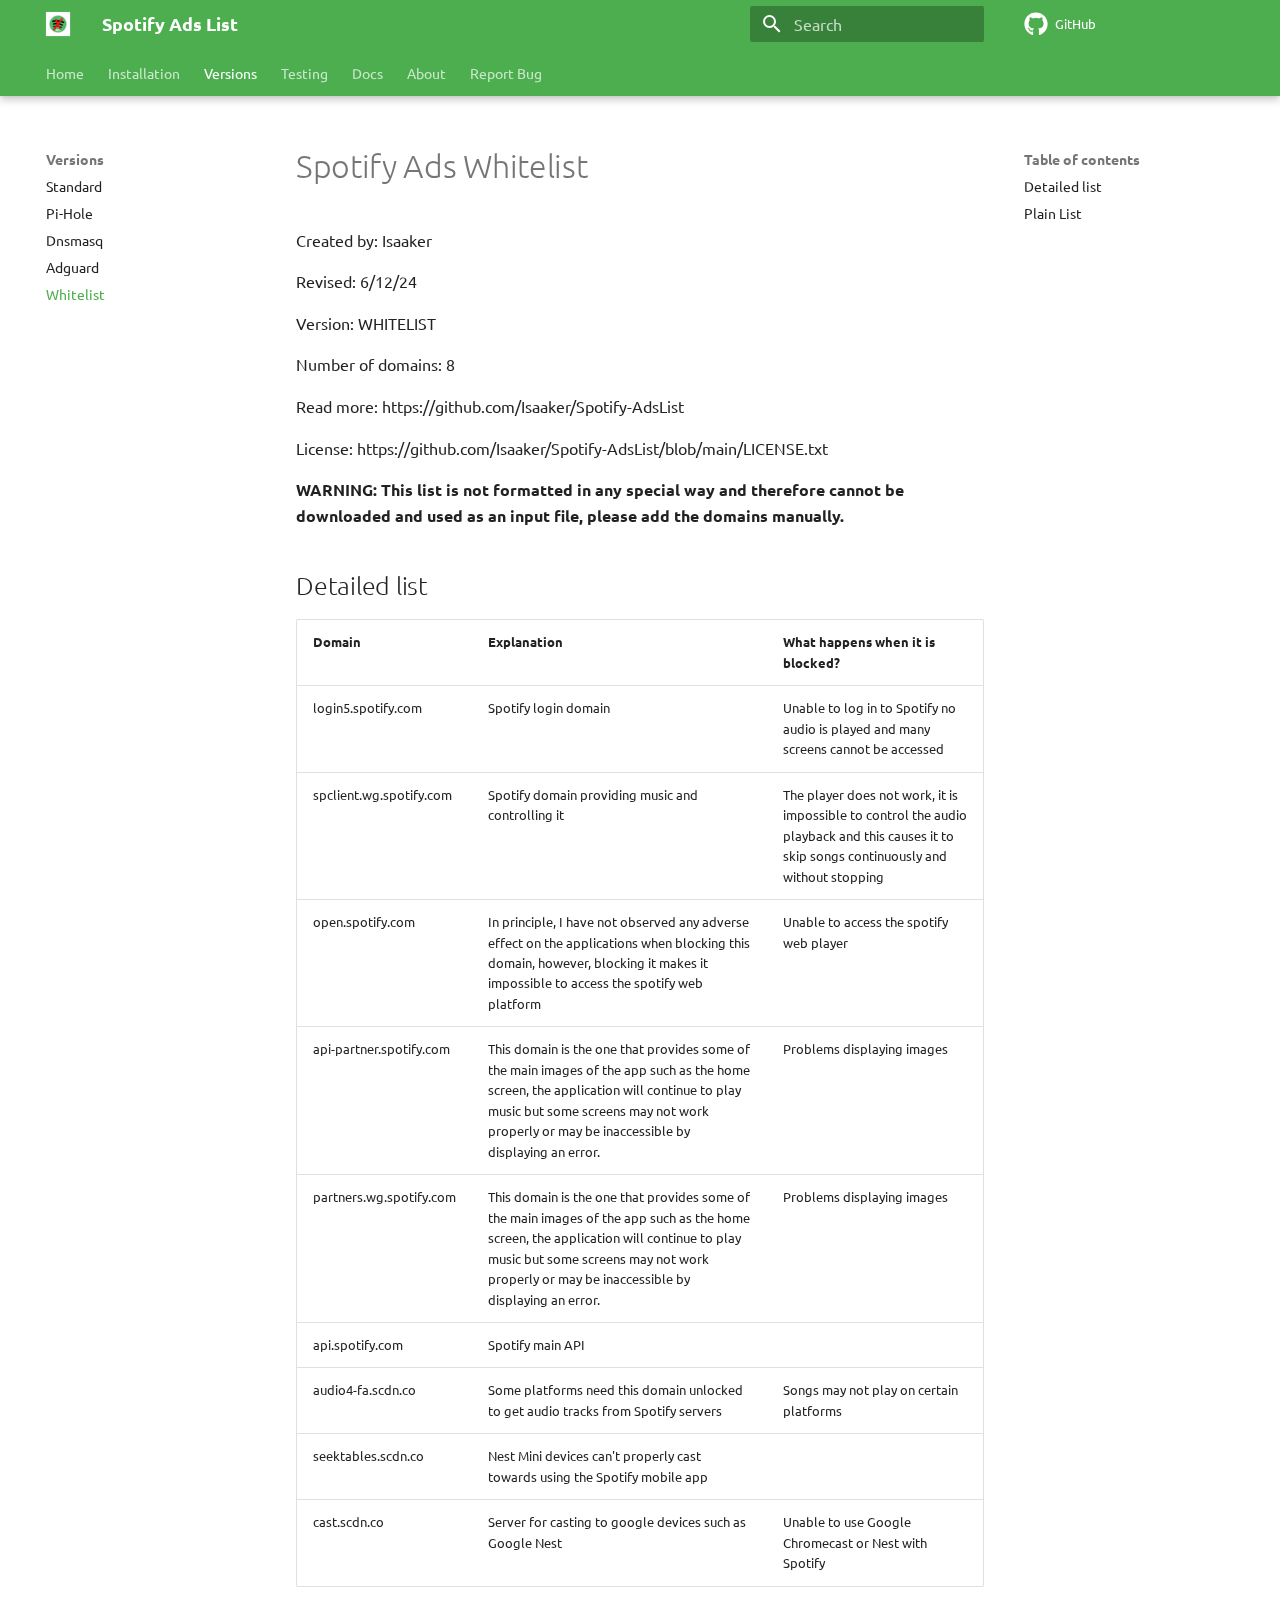
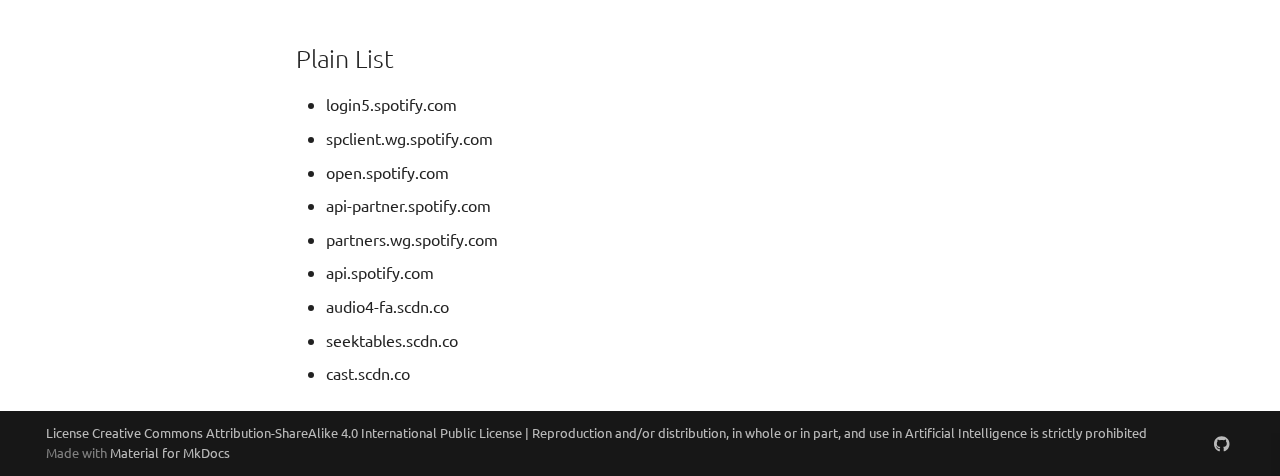
<file: docs_whitelist/index.html>
<!doctype html>
<html lang="en" class="no-js">
  <head>
    
      <meta charset="utf-8">
      <meta name="viewport" content="width=device-width,initial-scale=1">
      
        <meta name="description" content="No more spotify ADS">
      
      
      
        <link rel="canonical" href="https://spotify.piscinadeentropia.es/docs_whitelist/">
      
      
        <link rel="prev" href="../docs_installation/">
      
      
        <link rel="next" href="../docs_testing/">
      
      
      <link rel="icon" href="../images/spotify_ads_list_logo.png">
      <meta name="generator" content="mkdocs-1.6.1, mkdocs-material-9.5.47">
    
    
      
        <title>Whitelist - Spotify Ads List</title>
      
    
    
      <link rel="stylesheet" href="../assets/stylesheets/main.6f8fc17f.min.css">
      
        
        <link rel="stylesheet" href="../assets/stylesheets/palette.06af60db.min.css">
      
      


    
    
      
    
    
      
        
        
        <link rel="preconnect" href="https://fonts.gstatic.com" crossorigin>
        <link rel="stylesheet" href="https://fonts.googleapis.com/css?family=Ubuntu:300,300i,400,400i,700,700i%7CIBM+Plex+Mono:400,400i,700,700i&display=fallback">
        <style>:root{--md-text-font:"Ubuntu";--md-code-font:"IBM Plex Mono"}</style>
      
    
    
    <script>__md_scope=new URL("..",location),__md_hash=e=>[...e].reduce(((e,_)=>(e<<5)-e+_.charCodeAt(0)),0),__md_get=(e,_=localStorage,t=__md_scope)=>JSON.parse(_.getItem(t.pathname+"."+e)),__md_set=(e,_,t=localStorage,a=__md_scope)=>{try{t.setItem(a.pathname+"."+e,JSON.stringify(_))}catch(e){}}</script>
    
      

    
    
    
  </head>
  
  
    
    
      
    
    
    
    
    <body dir="ltr" data-md-color-scheme="default" data-md-color-primary="green" data-md-color-accent="indigo">
  
    
    <input class="md-toggle" data-md-toggle="drawer" type="checkbox" id="__drawer" autocomplete="off">
    <input class="md-toggle" data-md-toggle="search" type="checkbox" id="__search" autocomplete="off">
    <label class="md-overlay" for="__drawer"></label>
    <div data-md-component="skip">
      
        
        <a href="#spotify-ads-whitelist" class="md-skip">
          Skip to content
        </a>
      
    </div>
    <div data-md-component="announce">
      
    </div>
    
    
      

  

<header class="md-header md-header--shadow md-header--lifted" data-md-component="header">
  <nav class="md-header__inner md-grid" aria-label="Header">
    <a href=".." title="Spotify Ads List" class="md-header__button md-logo" aria-label="Spotify Ads List" data-md-component="logo">
      
  <img src="../images/spotify_ads_list_logo.png" alt="logo">

    </a>
    <label class="md-header__button md-icon" for="__drawer">
      
      <svg xmlns="http://www.w3.org/2000/svg" viewBox="0 0 24 24"><path d="M3 6h18v2H3zm0 5h18v2H3zm0 5h18v2H3z"/></svg>
    </label>
    <div class="md-header__title" data-md-component="header-title">
      <div class="md-header__ellipsis">
        <div class="md-header__topic">
          <span class="md-ellipsis">
            Spotify Ads List
          </span>
        </div>
        <div class="md-header__topic" data-md-component="header-topic">
          <span class="md-ellipsis">
            
              Whitelist
            
          </span>
        </div>
      </div>
    </div>
    
      
        <form class="md-header__option" data-md-component="palette">
  
    
    
    
    <input class="md-option" data-md-color-media="" data-md-color-scheme="default" data-md-color-primary="green" data-md-color-accent="indigo"  aria-hidden="true"  type="radio" name="__palette" id="__palette_0">
    
  
    
    
    
    <input class="md-option" data-md-color-media="" data-md-color-scheme="default" data-md-color-primary="indigo" data-md-color-accent="white"  aria-hidden="true"  type="radio" name="__palette" id="__palette_1">
    
  
</form>
      
    
    
      <script>var palette=__md_get("__palette");if(palette&&palette.color){if("(prefers-color-scheme)"===palette.color.media){var media=matchMedia("(prefers-color-scheme: light)"),input=document.querySelector(media.matches?"[data-md-color-media='(prefers-color-scheme: light)']":"[data-md-color-media='(prefers-color-scheme: dark)']");palette.color.media=input.getAttribute("data-md-color-media"),palette.color.scheme=input.getAttribute("data-md-color-scheme"),palette.color.primary=input.getAttribute("data-md-color-primary"),palette.color.accent=input.getAttribute("data-md-color-accent")}for(var[key,value]of Object.entries(palette.color))document.body.setAttribute("data-md-color-"+key,value)}</script>
    
    
    
      <label class="md-header__button md-icon" for="__search">
        
        <svg xmlns="http://www.w3.org/2000/svg" viewBox="0 0 24 24"><path d="M9.5 3A6.5 6.5 0 0 1 16 9.5c0 1.61-.59 3.09-1.56 4.23l.27.27h.79l5 5-1.5 1.5-5-5v-.79l-.27-.27A6.52 6.52 0 0 1 9.5 16 6.5 6.5 0 0 1 3 9.5 6.5 6.5 0 0 1 9.5 3m0 2C7 5 5 7 5 9.5S7 14 9.5 14 14 12 14 9.5 12 5 9.5 5"/></svg>
      </label>
      <div class="md-search" data-md-component="search" role="dialog">
  <label class="md-search__overlay" for="__search"></label>
  <div class="md-search__inner" role="search">
    <form class="md-search__form" name="search">
      <input type="text" class="md-search__input" name="query" aria-label="Search" placeholder="Search" autocapitalize="off" autocorrect="off" autocomplete="off" spellcheck="false" data-md-component="search-query" required>
      <label class="md-search__icon md-icon" for="__search">
        
        <svg xmlns="http://www.w3.org/2000/svg" viewBox="0 0 24 24"><path d="M9.5 3A6.5 6.5 0 0 1 16 9.5c0 1.61-.59 3.09-1.56 4.23l.27.27h.79l5 5-1.5 1.5-5-5v-.79l-.27-.27A6.52 6.52 0 0 1 9.5 16 6.5 6.5 0 0 1 3 9.5 6.5 6.5 0 0 1 9.5 3m0 2C7 5 5 7 5 9.5S7 14 9.5 14 14 12 14 9.5 12 5 9.5 5"/></svg>
        
        <svg xmlns="http://www.w3.org/2000/svg" viewBox="0 0 24 24"><path d="M20 11v2H8l5.5 5.5-1.42 1.42L4.16 12l7.92-7.92L13.5 5.5 8 11z"/></svg>
      </label>
      <nav class="md-search__options" aria-label="Search">
        
        <button type="reset" class="md-search__icon md-icon" title="Clear" aria-label="Clear" tabindex="-1">
          
          <svg xmlns="http://www.w3.org/2000/svg" viewBox="0 0 24 24"><path d="M19 6.41 17.59 5 12 10.59 6.41 5 5 6.41 10.59 12 5 17.59 6.41 19 12 13.41 17.59 19 19 17.59 13.41 12z"/></svg>
        </button>
      </nav>
      
        <div class="md-search__suggest" data-md-component="search-suggest"></div>
      
    </form>
    <div class="md-search__output">
      <div class="md-search__scrollwrap" tabindex="0" data-md-scrollfix>
        <div class="md-search-result" data-md-component="search-result">
          <div class="md-search-result__meta">
            Initializing search
          </div>
          <ol class="md-search-result__list" role="presentation"></ol>
        </div>
      </div>
    </div>
  </div>
</div>
    
    
      <div class="md-header__source">
        <a href="https://github.com/Isaaker/Spotify-AdsList/" title="Go to repository" class="md-source" data-md-component="source">
  <div class="md-source__icon md-icon">
    
    <svg xmlns="http://www.w3.org/2000/svg" viewBox="0 0 496 512"><!--! Font Awesome Free 6.7.1 by @fontawesome - https://fontawesome.com License - https://fontawesome.com/license/free (Icons: CC BY 4.0, Fonts: SIL OFL 1.1, Code: MIT License) Copyright 2024 Fonticons, Inc.--><path d="M165.9 397.4c0 2-2.3 3.6-5.2 3.6-3.3.3-5.6-1.3-5.6-3.6 0-2 2.3-3.6 5.2-3.6 3-.3 5.6 1.3 5.6 3.6m-31.1-4.5c-.7 2 1.3 4.3 4.3 4.9 2.6 1 5.6 0 6.2-2s-1.3-4.3-4.3-5.2c-2.6-.7-5.5.3-6.2 2.3m44.2-1.7c-2.9.7-4.9 2.6-4.6 4.9.3 2 2.9 3.3 5.9 2.6 2.9-.7 4.9-2.6 4.6-4.6-.3-1.9-3-3.2-5.9-2.9M244.8 8C106.1 8 0 113.3 0 252c0 110.9 69.8 205.8 169.5 239.2 12.8 2.3 17.3-5.6 17.3-12.1 0-6.2-.3-40.4-.3-61.4 0 0-70 15-84.7-29.8 0 0-11.4-29.1-27.8-36.6 0 0-22.9-15.7 1.6-15.4 0 0 24.9 2 38.6 25.8 21.9 38.6 58.6 27.5 72.9 20.9 2.3-16 8.8-27.1 16-33.7-55.9-6.2-112.3-14.3-112.3-110.5 0-27.5 7.6-41.3 23.6-58.9-2.6-6.5-11.1-33.3 2.6-67.9 20.9-6.5 69 27 69 27 20-5.6 41.5-8.5 62.8-8.5s42.8 2.9 62.8 8.5c0 0 48.1-33.6 69-27 13.7 34.7 5.2 61.4 2.6 67.9 16 17.7 25.8 31.5 25.8 58.9 0 96.5-58.9 104.2-114.8 110.5 9.2 7.9 17 22.9 17 46.4 0 33.7-.3 75.4-.3 83.6 0 6.5 4.6 14.4 17.3 12.1C428.2 457.8 496 362.9 496 252 496 113.3 383.5 8 244.8 8M97.2 352.9c-1.3 1-1 3.3.7 5.2 1.6 1.6 3.9 2.3 5.2 1 1.3-1 1-3.3-.7-5.2-1.6-1.6-3.9-2.3-5.2-1m-10.8-8.1c-.7 1.3.3 2.9 2.3 3.9 1.6 1 3.6.7 4.3-.7.7-1.3-.3-2.9-2.3-3.9-2-.6-3.6-.3-4.3.7m32.4 35.6c-1.6 1.3-1 4.3 1.3 6.2 2.3 2.3 5.2 2.6 6.5 1 1.3-1.3.7-4.3-1.3-6.2-2.2-2.3-5.2-2.6-6.5-1m-11.4-14.7c-1.6 1-1.6 3.6 0 5.9s4.3 3.3 5.6 2.3c1.6-1.3 1.6-3.9 0-6.2-1.4-2.3-4-3.3-5.6-2"/></svg>
  </div>
  <div class="md-source__repository">
    GitHub
  </div>
</a>
      </div>
    
  </nav>
  
    
      
<nav class="md-tabs" aria-label="Tabs" data-md-component="tabs">
  <div class="md-grid">
    <ul class="md-tabs__list">
      
        
  
  
  
    <li class="md-tabs__item">
      <a href=".." class="md-tabs__link">
        
  
    
  
  Home

      </a>
    </li>
  

      
        
  
  
  
    <li class="md-tabs__item">
      <a href="../docs_installation/" class="md-tabs__link">
        
  
    
  
  Installation

      </a>
    </li>
  

      
        
  
  
    
  
  
    
    
      <li class="md-tabs__item md-tabs__item--active">
        <a href="../docs_standard.md" class="md-tabs__link">
          
  
  Versions

        </a>
      </li>
    
  

      
        
  
  
  
    <li class="md-tabs__item">
      <a href="../docs_testing/" class="md-tabs__link">
        
  
    
  
  Testing

      </a>
    </li>
  

      
        
  
  
  
    
    
      <li class="md-tabs__item">
        <a href="../docs_faq/" class="md-tabs__link">
          
  
  Docs

        </a>
      </li>
    
  

      
        
  
  
  
    
    
      <li class="md-tabs__item">
        <a href="../docs_about/" class="md-tabs__link">
          
  
  About

        </a>
      </li>
    
  

      
        
  
  
  
    <li class="md-tabs__item">
      <a href="https://github.com/Isaaker/Spotify-AdsList/issues" class="md-tabs__link">
        
  
    
  
  Report Bug

      </a>
    </li>
  

      
    </ul>
  </div>
</nav>
    
  
</header>
    
    <div class="md-container" data-md-component="container">
      
      
        
      
      <main class="md-main" data-md-component="main">
        <div class="md-main__inner md-grid">
          
            
              
              <div class="md-sidebar md-sidebar--primary" data-md-component="sidebar" data-md-type="navigation" >
                <div class="md-sidebar__scrollwrap">
                  <div class="md-sidebar__inner">
                    


  


<nav class="md-nav md-nav--primary md-nav--lifted" aria-label="Navigation" data-md-level="0">
  <label class="md-nav__title" for="__drawer">
    <a href=".." title="Spotify Ads List" class="md-nav__button md-logo" aria-label="Spotify Ads List" data-md-component="logo">
      
  <img src="../images/spotify_ads_list_logo.png" alt="logo">

    </a>
    Spotify Ads List
  </label>
  
    <div class="md-nav__source">
      <a href="https://github.com/Isaaker/Spotify-AdsList/" title="Go to repository" class="md-source" data-md-component="source">
  <div class="md-source__icon md-icon">
    
    <svg xmlns="http://www.w3.org/2000/svg" viewBox="0 0 496 512"><!--! Font Awesome Free 6.7.1 by @fontawesome - https://fontawesome.com License - https://fontawesome.com/license/free (Icons: CC BY 4.0, Fonts: SIL OFL 1.1, Code: MIT License) Copyright 2024 Fonticons, Inc.--><path d="M165.9 397.4c0 2-2.3 3.6-5.2 3.6-3.3.3-5.6-1.3-5.6-3.6 0-2 2.3-3.6 5.2-3.6 3-.3 5.6 1.3 5.6 3.6m-31.1-4.5c-.7 2 1.3 4.3 4.3 4.9 2.6 1 5.6 0 6.2-2s-1.3-4.3-4.3-5.2c-2.6-.7-5.5.3-6.2 2.3m44.2-1.7c-2.9.7-4.9 2.6-4.6 4.9.3 2 2.9 3.3 5.9 2.6 2.9-.7 4.9-2.6 4.6-4.6-.3-1.9-3-3.2-5.9-2.9M244.8 8C106.1 8 0 113.3 0 252c0 110.9 69.8 205.8 169.5 239.2 12.8 2.3 17.3-5.6 17.3-12.1 0-6.2-.3-40.4-.3-61.4 0 0-70 15-84.7-29.8 0 0-11.4-29.1-27.8-36.6 0 0-22.9-15.7 1.6-15.4 0 0 24.9 2 38.6 25.8 21.9 38.6 58.6 27.5 72.9 20.9 2.3-16 8.8-27.1 16-33.7-55.9-6.2-112.3-14.3-112.3-110.5 0-27.5 7.6-41.3 23.6-58.9-2.6-6.5-11.1-33.3 2.6-67.9 20.9-6.5 69 27 69 27 20-5.6 41.5-8.5 62.8-8.5s42.8 2.9 62.8 8.5c0 0 48.1-33.6 69-27 13.7 34.7 5.2 61.4 2.6 67.9 16 17.7 25.8 31.5 25.8 58.9 0 96.5-58.9 104.2-114.8 110.5 9.2 7.9 17 22.9 17 46.4 0 33.7-.3 75.4-.3 83.6 0 6.5 4.6 14.4 17.3 12.1C428.2 457.8 496 362.9 496 252 496 113.3 383.5 8 244.8 8M97.2 352.9c-1.3 1-1 3.3.7 5.2 1.6 1.6 3.9 2.3 5.2 1 1.3-1 1-3.3-.7-5.2-1.6-1.6-3.9-2.3-5.2-1m-10.8-8.1c-.7 1.3.3 2.9 2.3 3.9 1.6 1 3.6.7 4.3-.7.7-1.3-.3-2.9-2.3-3.9-2-.6-3.6-.3-4.3.7m32.4 35.6c-1.6 1.3-1 4.3 1.3 6.2 2.3 2.3 5.2 2.6 6.5 1 1.3-1.3.7-4.3-1.3-6.2-2.2-2.3-5.2-2.6-6.5-1m-11.4-14.7c-1.6 1-1.6 3.6 0 5.9s4.3 3.3 5.6 2.3c1.6-1.3 1.6-3.9 0-6.2-1.4-2.3-4-3.3-5.6-2"/></svg>
  </div>
  <div class="md-source__repository">
    GitHub
  </div>
</a>
    </div>
  
  <ul class="md-nav__list" data-md-scrollfix>
    
      
      
  
  
  
  
    <li class="md-nav__item">
      <a href=".." class="md-nav__link">
        
  
  <span class="md-ellipsis">
    Home
  </span>
  

      </a>
    </li>
  

    
      
      
  
  
  
  
    <li class="md-nav__item">
      <a href="../docs_installation/" class="md-nav__link">
        
  
  <span class="md-ellipsis">
    Installation
  </span>
  

      </a>
    </li>
  

    
      
      
  
  
    
  
  
  
    
    
    
      
        
        
      
      
        
      
    
    
    <li class="md-nav__item md-nav__item--active md-nav__item--section md-nav__item--nested">
      
        
        
        <input class="md-nav__toggle md-toggle " type="checkbox" id="__nav_3" checked>
        
          
          <label class="md-nav__link" for="__nav_3" id="__nav_3_label" tabindex="">
            
  
  <span class="md-ellipsis">
    Versions
  </span>
  

            <span class="md-nav__icon md-icon"></span>
          </label>
        
        <nav class="md-nav" data-md-level="1" aria-labelledby="__nav_3_label" aria-expanded="true">
          <label class="md-nav__title" for="__nav_3">
            <span class="md-nav__icon md-icon"></span>
            Versions
          </label>
          <ul class="md-nav__list" data-md-scrollfix>
            
              
                
  
  
  
  
    <li class="md-nav__item">
      <a href="../docs_standard.md" class="md-nav__link">
        
  
  <span class="md-ellipsis">
    Standard
  </span>
  

      </a>
    </li>
  

              
            
              
                
  
  
  
  
    <li class="md-nav__item">
      <a href="../docs_pihole.md" class="md-nav__link">
        
  
  <span class="md-ellipsis">
    Pi-Hole
  </span>
  

      </a>
    </li>
  

              
            
              
                
  
  
  
  
    <li class="md-nav__item">
      <a href="../docs_dnsmasq.md" class="md-nav__link">
        
  
  <span class="md-ellipsis">
    Dnsmasq
  </span>
  

      </a>
    </li>
  

              
            
              
                
  
  
  
  
    <li class="md-nav__item">
      <a href="../docs_adguard.md" class="md-nav__link">
        
  
  <span class="md-ellipsis">
    Adguard
  </span>
  

      </a>
    </li>
  

              
            
              
                
  
  
    
  
  
  
    <li class="md-nav__item md-nav__item--active">
      
      <input class="md-nav__toggle md-toggle" type="checkbox" id="__toc">
      
      
        
      
      
        <label class="md-nav__link md-nav__link--active" for="__toc">
          
  
  <span class="md-ellipsis">
    Whitelist
  </span>
  

          <span class="md-nav__icon md-icon"></span>
        </label>
      
      <a href="./" class="md-nav__link md-nav__link--active">
        
  
  <span class="md-ellipsis">
    Whitelist
  </span>
  

      </a>
      
        

<nav class="md-nav md-nav--secondary" aria-label="Table of contents">
  
  
  
    
  
  
    <label class="md-nav__title" for="__toc">
      <span class="md-nav__icon md-icon"></span>
      Table of contents
    </label>
    <ul class="md-nav__list" data-md-component="toc" data-md-scrollfix>
      
        <li class="md-nav__item">
  <a href="#detailed-list" class="md-nav__link">
    <span class="md-ellipsis">
      Detailed list
    </span>
  </a>
  
</li>
      
        <li class="md-nav__item">
  <a href="#plain-list" class="md-nav__link">
    <span class="md-ellipsis">
      Plain List
    </span>
  </a>
  
</li>
      
    </ul>
  
</nav>
      
    </li>
  

              
            
          </ul>
        </nav>
      
    </li>
  

    
      
      
  
  
  
  
    <li class="md-nav__item">
      <a href="../docs_testing/" class="md-nav__link">
        
  
  <span class="md-ellipsis">
    Testing
  </span>
  

      </a>
    </li>
  

    
      
      
  
  
  
  
    
    
    
      
      
        
      
    
    
    <li class="md-nav__item md-nav__item--nested">
      
        
        
        <input class="md-nav__toggle md-toggle " type="checkbox" id="__nav_5" >
        
          
          <label class="md-nav__link" for="__nav_5" id="__nav_5_label" tabindex="0">
            
  
  <span class="md-ellipsis">
    Docs
  </span>
  

            <span class="md-nav__icon md-icon"></span>
          </label>
        
        <nav class="md-nav" data-md-level="1" aria-labelledby="__nav_5_label" aria-expanded="false">
          <label class="md-nav__title" for="__nav_5">
            <span class="md-nav__icon md-icon"></span>
            Docs
          </label>
          <ul class="md-nav__list" data-md-scrollfix>
            
              
                
  
  
  
  
    <li class="md-nav__item">
      <a href="../docs_faq/" class="md-nav__link">
        
  
  <span class="md-ellipsis">
    F.A.Q
  </span>
  

      </a>
    </li>
  

              
            
              
                
  
  
  
  
    <li class="md-nav__item">
      <a href="../docs_how_spotify_ads.md" class="md-nav__link">
        
  
  <span class="md-ellipsis">
    How Spotify send ads?
  </span>
  

      </a>
    </li>
  

              
            
              
                
  
  
  
  
    <li class="md-nav__item">
      <a href="../docs_how_adblockers_work.md" class="md-nav__link">
        
  
  <span class="md-ellipsis">
    How adblockers work?
  </span>
  

      </a>
    </li>
  

              
            
              
                
  
  
  
  
    <li class="md-nav__item">
      <a href="../docs_why_add_more_blocklists.md" class="md-nav__link">
        
  
  <span class="md-ellipsis">
    Why to add aditional blocklists
  </span>
  

      </a>
    </li>
  

              
            
          </ul>
        </nav>
      
    </li>
  

    
      
      
  
  
  
  
    
    
    
      
      
        
      
    
    
    <li class="md-nav__item md-nav__item--nested">
      
        
        
        <input class="md-nav__toggle md-toggle " type="checkbox" id="__nav_6" >
        
          
          <label class="md-nav__link" for="__nav_6" id="__nav_6_label" tabindex="0">
            
  
  <span class="md-ellipsis">
    About
  </span>
  

            <span class="md-nav__icon md-icon"></span>
          </label>
        
        <nav class="md-nav" data-md-level="1" aria-labelledby="__nav_6_label" aria-expanded="false">
          <label class="md-nav__title" for="__nav_6">
            <span class="md-nav__icon md-icon"></span>
            About
          </label>
          <ul class="md-nav__list" data-md-scrollfix>
            
              
                
  
  
  
  
    <li class="md-nav__item">
      <a href="../docs_about/" class="md-nav__link">
        
  
  <span class="md-ellipsis">
    About
  </span>
  

      </a>
    </li>
  

              
            
              
                
  
  
  
  
    <li class="md-nav__item">
      <a href="../docs_license/" class="md-nav__link">
        
  
  <span class="md-ellipsis">
    License
  </span>
  

      </a>
    </li>
  

              
            
              
                
  
  
  
  
    <li class="md-nav__item">
      <a href="../docs_contributing/" class="md-nav__link">
        
  
  <span class="md-ellipsis">
    Contributing
  </span>
  

      </a>
    </li>
  

              
            
          </ul>
        </nav>
      
    </li>
  

    
      
      
  
  
  
  
    <li class="md-nav__item">
      <a href="https://github.com/Isaaker/Spotify-AdsList/issues" class="md-nav__link">
        
  
  <span class="md-ellipsis">
    Report Bug
  </span>
  

      </a>
    </li>
  

    
  </ul>
</nav>
                  </div>
                </div>
              </div>
            
            
              
              <div class="md-sidebar md-sidebar--secondary" data-md-component="sidebar" data-md-type="toc" >
                <div class="md-sidebar__scrollwrap">
                  <div class="md-sidebar__inner">
                    

<nav class="md-nav md-nav--secondary" aria-label="Table of contents">
  
  
  
    
  
  
    <label class="md-nav__title" for="__toc">
      <span class="md-nav__icon md-icon"></span>
      Table of contents
    </label>
    <ul class="md-nav__list" data-md-component="toc" data-md-scrollfix>
      
        <li class="md-nav__item">
  <a href="#detailed-list" class="md-nav__link">
    <span class="md-ellipsis">
      Detailed list
    </span>
  </a>
  
</li>
      
        <li class="md-nav__item">
  <a href="#plain-list" class="md-nav__link">
    <span class="md-ellipsis">
      Plain List
    </span>
  </a>
  
</li>
      
    </ul>
  
</nav>
                  </div>
                </div>
              </div>
            
          
          
            <div class="md-content" data-md-component="content">
              <article class="md-content__inner md-typeset">
                
                  

  
  


<h1 id="spotify-ads-whitelist">Spotify Ads Whitelist<a class="headerlink" href="#spotify-ads-whitelist" title="Permanent link">&para;</a></h1>
<p>Created by: Isaaker</p>
<p>Revised: 6/12/24</p>
<p>Version: WHITELIST</p>
<p>Number of domains: 8</p>
<p>Read more: https://github.com/Isaaker/Spotify-AdsList</p>
<p>License: https://github.com/Isaaker/Spotify-AdsList/blob/main/LICENSE.txt</p>
<p><strong>WARNING: This list is not formatted in any special way and therefore cannot be downloaded and used as an input file, please add the domains manually.</strong></p>
<h2 id="detailed-list">Detailed list<a class="headerlink" href="#detailed-list" title="Permanent link">&para;</a></h2>
<table>
<thead>
<tr>
<th>Domain</th>
<th>Explanation</th>
<th>What happens when it is blocked?</th>
</tr>
</thead>
<tbody>
<tr>
<td>login5.spotify.com</td>
<td>Spotify login domain</td>
<td>Unable to log in to Spotify no audio is played and many screens cannot be accessed</td>
</tr>
<tr>
<td>spclient.wg.spotify.com</td>
<td>Spotify domain providing music and controlling it</td>
<td>The player does not work, it is impossible to control the audio playback and this causes it to skip songs continuously and without stopping</td>
</tr>
<tr>
<td>open.spotify.com</td>
<td>In principle, I have not observed any adverse effect on the applications when blocking this domain, however, blocking it makes it impossible to access the spotify web platform</td>
<td>Unable to access the spotify web player</td>
</tr>
<tr>
<td>api-partner.spotify.com</td>
<td>This domain is the one that provides some of the main images of the app such as the home screen, the application will continue to play music but some screens may not work properly or may be inaccessible by displaying an error.</td>
<td>Problems displaying images</td>
</tr>
<tr>
<td>partners.wg.spotify.com</td>
<td>This domain is the one that provides some of the main images of the app such as the home screen, the application will continue to play music but some screens may not work properly or may be inaccessible by displaying an error.</td>
<td>Problems displaying images</td>
</tr>
<tr>
<td>api.spotify.com</td>
<td>Spotify main API</td>
<td></td>
</tr>
<tr>
<td>audio4-fa.scdn.co</td>
<td>Some platforms need this domain unlocked to get audio tracks from Spotify servers</td>
<td>Songs may not play on certain platforms</td>
</tr>
<tr>
<td>seektables.scdn.co</td>
<td>Nest Mini devices can't properly cast towards using the Spotify mobile app</td>
<td></td>
</tr>
<tr>
<td>cast.scdn.co</td>
<td>Server for casting to google devices such as Google Nest</td>
<td>Unable to use Google Chromecast or Nest with Spotify</td>
</tr>
</tbody>
</table>
<h2 id="plain-list">Plain List<a class="headerlink" href="#plain-list" title="Permanent link">&para;</a></h2>
<ul>
<li>login5.spotify.com</li>
<li>spclient.wg.spotify.com</li>
<li>open.spotify.com</li>
<li>api-partner.spotify.com</li>
<li>partners.wg.spotify.com</li>
<li>api.spotify.com</li>
<li>audio4-fa.scdn.co</li>
<li>seektables.scdn.co</li>
<li>cast.scdn.co</li>
</ul>












                
              </article>
            </div>
          
          
<script>var target=document.getElementById(location.hash.slice(1));target&&target.name&&(target.checked=target.name.startsWith("__tabbed_"))</script>
        </div>
        
          <button type="button" class="md-top md-icon" data-md-component="top" hidden>
  
  <svg xmlns="http://www.w3.org/2000/svg" viewBox="0 0 24 24"><path d="M13 20h-2V8l-5.5 5.5-1.42-1.42L12 4.16l7.92 7.92-1.42 1.42L13 8z"/></svg>
  Back to top
</button>
        
      </main>
      
        <footer class="md-footer">
  
  <div class="md-footer-meta md-typeset">
    <div class="md-footer-meta__inner md-grid">
      <div class="md-copyright">
  
    <div class="md-copyright__highlight">
      License <a href="https://github.com/Isaaker/Spotify-AdsList/blob/main/LICENSE.txt">Creative Commons Attribution-ShareAlike 4.0 International Public License</a> | Reproduction and/or distribution, in whole or in part, and use in Artificial Intelligence is strictly prohibited
    </div>
  
  
    Made with
    <a href="https://squidfunk.github.io/mkdocs-material/" target="_blank" rel="noopener">
      Material for MkDocs
    </a>
  
</div>
      
        <div class="md-social">
  
    
    
    
    
      
      
    
    <a href="https://github.com/Isaaker/Spotify-AdsList/" target="_blank" rel="noopener" title="github.com" class="md-social__link">
      <svg xmlns="http://www.w3.org/2000/svg" viewBox="0 0 496 512"><!--! Font Awesome Free 6.7.1 by @fontawesome - https://fontawesome.com License - https://fontawesome.com/license/free (Icons: CC BY 4.0, Fonts: SIL OFL 1.1, Code: MIT License) Copyright 2024 Fonticons, Inc.--><path d="M165.9 397.4c0 2-2.3 3.6-5.2 3.6-3.3.3-5.6-1.3-5.6-3.6 0-2 2.3-3.6 5.2-3.6 3-.3 5.6 1.3 5.6 3.6m-31.1-4.5c-.7 2 1.3 4.3 4.3 4.9 2.6 1 5.6 0 6.2-2s-1.3-4.3-4.3-5.2c-2.6-.7-5.5.3-6.2 2.3m44.2-1.7c-2.9.7-4.9 2.6-4.6 4.9.3 2 2.9 3.3 5.9 2.6 2.9-.7 4.9-2.6 4.6-4.6-.3-1.9-3-3.2-5.9-2.9M244.8 8C106.1 8 0 113.3 0 252c0 110.9 69.8 205.8 169.5 239.2 12.8 2.3 17.3-5.6 17.3-12.1 0-6.2-.3-40.4-.3-61.4 0 0-70 15-84.7-29.8 0 0-11.4-29.1-27.8-36.6 0 0-22.9-15.7 1.6-15.4 0 0 24.9 2 38.6 25.8 21.9 38.6 58.6 27.5 72.9 20.9 2.3-16 8.8-27.1 16-33.7-55.9-6.2-112.3-14.3-112.3-110.5 0-27.5 7.6-41.3 23.6-58.9-2.6-6.5-11.1-33.3 2.6-67.9 20.9-6.5 69 27 69 27 20-5.6 41.5-8.5 62.8-8.5s42.8 2.9 62.8 8.5c0 0 48.1-33.6 69-27 13.7 34.7 5.2 61.4 2.6 67.9 16 17.7 25.8 31.5 25.8 58.9 0 96.5-58.9 104.2-114.8 110.5 9.2 7.9 17 22.9 17 46.4 0 33.7-.3 75.4-.3 83.6 0 6.5 4.6 14.4 17.3 12.1C428.2 457.8 496 362.9 496 252 496 113.3 383.5 8 244.8 8M97.2 352.9c-1.3 1-1 3.3.7 5.2 1.6 1.6 3.9 2.3 5.2 1 1.3-1 1-3.3-.7-5.2-1.6-1.6-3.9-2.3-5.2-1m-10.8-8.1c-.7 1.3.3 2.9 2.3 3.9 1.6 1 3.6.7 4.3-.7.7-1.3-.3-2.9-2.3-3.9-2-.6-3.6-.3-4.3.7m32.4 35.6c-1.6 1.3-1 4.3 1.3 6.2 2.3 2.3 5.2 2.6 6.5 1 1.3-1.3.7-4.3-1.3-6.2-2.2-2.3-5.2-2.6-6.5-1m-11.4-14.7c-1.6 1-1.6 3.6 0 5.9s4.3 3.3 5.6 2.3c1.6-1.3 1.6-3.9 0-6.2-1.4-2.3-4-3.3-5.6-2"/></svg>
    </a>
  
</div>
      
    </div>
  </div>
</footer>
      
    </div>
    <div class="md-dialog" data-md-component="dialog">
      <div class="md-dialog__inner md-typeset"></div>
    </div>
    
    
    <script id="__config" type="application/json">{"base": "..", "features": ["navigation.tabs", "navigation.tabs.sticky", "navigation.sections", "navigation.top", "search.suggest"], "search": "../assets/javascripts/workers/search.6ce7567c.min.js", "translations": {"clipboard.copied": "Copied to clipboard", "clipboard.copy": "Copy to clipboard", "search.result.more.one": "1 more on this page", "search.result.more.other": "# more on this page", "search.result.none": "No matching documents", "search.result.one": "1 matching document", "search.result.other": "# matching documents", "search.result.placeholder": "Type to start searching", "search.result.term.missing": "Missing", "select.version": "Select version"}}</script>
    
    
      <script src="../assets/javascripts/bundle.83f73b43.min.js"></script>
      
    
  </body>
</html>
</file>
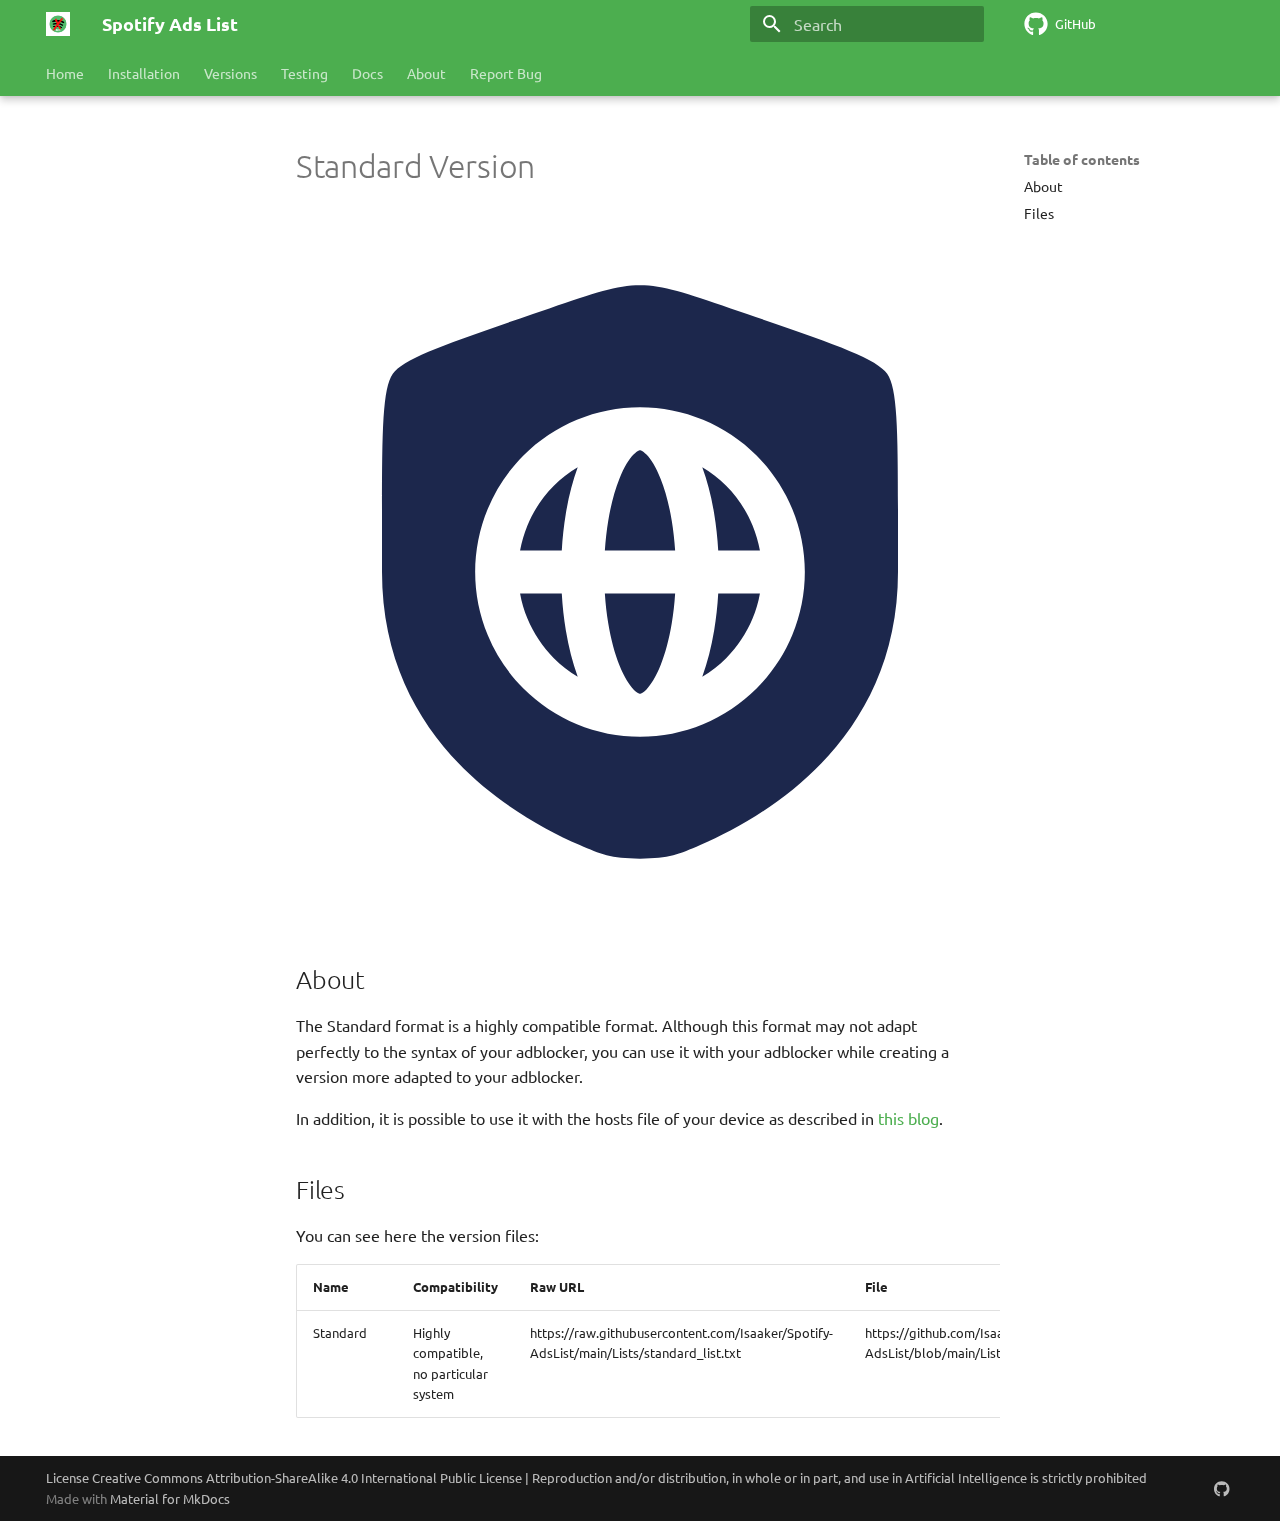
<file: versions_standard/index.html>
<!doctype html>
<html lang="en" class="no-js">
  <head>
    
      <meta charset="utf-8">
      <meta name="viewport" content="width=device-width,initial-scale=1">
      
        <meta name="description" content="No more spotify ADS">
      
      
      
        <link rel="canonical" href="https://spotify.piscinadeentropia.es/versions_standard/">
      
      
      
      
      <link rel="icon" href="../images/spotify_ads_list_logo.png">
      <meta name="generator" content="mkdocs-1.6.0, mkdocs-material-9.5.28">
    
    
      
        <title>Standard Version - Spotify Ads List</title>
      
    
    
      <link rel="stylesheet" href="../assets/stylesheets/main.6543a935.min.css">
      
        
        <link rel="stylesheet" href="../assets/stylesheets/palette.06af60db.min.css">
      
      


    
    
      
    
    
      
        
        
        <link rel="preconnect" href="https://fonts.gstatic.com" crossorigin>
        <link rel="stylesheet" href="https://fonts.googleapis.com/css?family=Ubuntu:300,300i,400,400i,700,700i%7CIBM+Plex+Mono:400,400i,700,700i&display=fallback">
        <style>:root{--md-text-font:"Ubuntu";--md-code-font:"IBM Plex Mono"}</style>
      
    
    
    <script>__md_scope=new URL("..",location),__md_hash=e=>[...e].reduce((e,_)=>(e<<5)-e+_.charCodeAt(0),0),__md_get=(e,_=localStorage,t=__md_scope)=>JSON.parse(_.getItem(t.pathname+"."+e)),__md_set=(e,_,t=localStorage,a=__md_scope)=>{try{t.setItem(a.pathname+"."+e,JSON.stringify(_))}catch(e){}}</script>
    
      

    
    
    
  </head>
  
  
    
    
      
    
    
    
    
    <body dir="ltr" data-md-color-scheme="default" data-md-color-primary="green" data-md-color-accent="indigo">
  
    
    <input class="md-toggle" data-md-toggle="drawer" type="checkbox" id="__drawer" autocomplete="off">
    <input class="md-toggle" data-md-toggle="search" type="checkbox" id="__search" autocomplete="off">
    <label class="md-overlay" for="__drawer"></label>
    <div data-md-component="skip">
      
        
        <a href="#standard-version" class="md-skip">
          Skip to content
        </a>
      
    </div>
    <div data-md-component="announce">
      
    </div>
    
    
      

  

<header class="md-header md-header--shadow md-header--lifted" data-md-component="header">
  <nav class="md-header__inner md-grid" aria-label="Header">
    <a href=".." title="Spotify Ads List" class="md-header__button md-logo" aria-label="Spotify Ads List" data-md-component="logo">
      
  <img src="../images/spotify_ads_list_logo.png" alt="logo">

    </a>
    <label class="md-header__button md-icon" for="__drawer">
      
      <svg xmlns="http://www.w3.org/2000/svg" viewBox="0 0 24 24"><path d="M3 6h18v2H3V6m0 5h18v2H3v-2m0 5h18v2H3v-2Z"/></svg>
    </label>
    <div class="md-header__title" data-md-component="header-title">
      <div class="md-header__ellipsis">
        <div class="md-header__topic">
          <span class="md-ellipsis">
            Spotify Ads List
          </span>
        </div>
        <div class="md-header__topic" data-md-component="header-topic">
          <span class="md-ellipsis">
            
              Standard Version
            
          </span>
        </div>
      </div>
    </div>
    
      
        <form class="md-header__option" data-md-component="palette">
  
    
    
    
    <input class="md-option" data-md-color-media="" data-md-color-scheme="default" data-md-color-primary="green" data-md-color-accent="indigo"  aria-hidden="true"  type="radio" name="__palette" id="__palette_0">
    
  
    
    
    
    <input class="md-option" data-md-color-media="" data-md-color-scheme="default" data-md-color-primary="indigo" data-md-color-accent="white"  aria-hidden="true"  type="radio" name="__palette" id="__palette_1">
    
  
</form>
      
    
    
      <script>var media,input,key,value,palette=__md_get("__palette");if(palette&&palette.color){"(prefers-color-scheme)"===palette.color.media&&(media=matchMedia("(prefers-color-scheme: light)"),input=document.querySelector(media.matches?"[data-md-color-media='(prefers-color-scheme: light)']":"[data-md-color-media='(prefers-color-scheme: dark)']"),palette.color.media=input.getAttribute("data-md-color-media"),palette.color.scheme=input.getAttribute("data-md-color-scheme"),palette.color.primary=input.getAttribute("data-md-color-primary"),palette.color.accent=input.getAttribute("data-md-color-accent"));for([key,value]of Object.entries(palette.color))document.body.setAttribute("data-md-color-"+key,value)}</script>
    
    
    
      <label class="md-header__button md-icon" for="__search">
        
        <svg xmlns="http://www.w3.org/2000/svg" viewBox="0 0 24 24"><path d="M9.5 3A6.5 6.5 0 0 1 16 9.5c0 1.61-.59 3.09-1.56 4.23l.27.27h.79l5 5-1.5 1.5-5-5v-.79l-.27-.27A6.516 6.516 0 0 1 9.5 16 6.5 6.5 0 0 1 3 9.5 6.5 6.5 0 0 1 9.5 3m0 2C7 5 5 7 5 9.5S7 14 9.5 14 14 12 14 9.5 12 5 9.5 5Z"/></svg>
      </label>
      <div class="md-search" data-md-component="search" role="dialog">
  <label class="md-search__overlay" for="__search"></label>
  <div class="md-search__inner" role="search">
    <form class="md-search__form" name="search">
      <input type="text" class="md-search__input" name="query" aria-label="Search" placeholder="Search" autocapitalize="off" autocorrect="off" autocomplete="off" spellcheck="false" data-md-component="search-query" required>
      <label class="md-search__icon md-icon" for="__search">
        
        <svg xmlns="http://www.w3.org/2000/svg" viewBox="0 0 24 24"><path d="M9.5 3A6.5 6.5 0 0 1 16 9.5c0 1.61-.59 3.09-1.56 4.23l.27.27h.79l5 5-1.5 1.5-5-5v-.79l-.27-.27A6.516 6.516 0 0 1 9.5 16 6.5 6.5 0 0 1 3 9.5 6.5 6.5 0 0 1 9.5 3m0 2C7 5 5 7 5 9.5S7 14 9.5 14 14 12 14 9.5 12 5 9.5 5Z"/></svg>
        
        <svg xmlns="http://www.w3.org/2000/svg" viewBox="0 0 24 24"><path d="M20 11v2H8l5.5 5.5-1.42 1.42L4.16 12l7.92-7.92L13.5 5.5 8 11h12Z"/></svg>
      </label>
      <nav class="md-search__options" aria-label="Search">
        
        <button type="reset" class="md-search__icon md-icon" title="Clear" aria-label="Clear" tabindex="-1">
          
          <svg xmlns="http://www.w3.org/2000/svg" viewBox="0 0 24 24"><path d="M19 6.41 17.59 5 12 10.59 6.41 5 5 6.41 10.59 12 5 17.59 6.41 19 12 13.41 17.59 19 19 17.59 13.41 12 19 6.41Z"/></svg>
        </button>
      </nav>
      
        <div class="md-search__suggest" data-md-component="search-suggest"></div>
      
    </form>
    <div class="md-search__output">
      <div class="md-search__scrollwrap" tabindex="0" data-md-scrollfix>
        <div class="md-search-result" data-md-component="search-result">
          <div class="md-search-result__meta">
            Initializing search
          </div>
          <ol class="md-search-result__list" role="presentation"></ol>
        </div>
      </div>
    </div>
  </div>
</div>
    
    
      <div class="md-header__source">
        <a href="https://github.com/Isaaker/Spotify-AdsList/" title="Go to repository" class="md-source" data-md-component="source">
  <div class="md-source__icon md-icon">
    
    <svg xmlns="http://www.w3.org/2000/svg" viewBox="0 0 496 512"><!--! Font Awesome Free 6.5.2 by @fontawesome - https://fontawesome.com License - https://fontawesome.com/license/free (Icons: CC BY 4.0, Fonts: SIL OFL 1.1, Code: MIT License) Copyright 2024 Fonticons, Inc.--><path d="M165.9 397.4c0 2-2.3 3.6-5.2 3.6-3.3.3-5.6-1.3-5.6-3.6 0-2 2.3-3.6 5.2-3.6 3-.3 5.6 1.3 5.6 3.6zm-31.1-4.5c-.7 2 1.3 4.3 4.3 4.9 2.6 1 5.6 0 6.2-2s-1.3-4.3-4.3-5.2c-2.6-.7-5.5.3-6.2 2.3zm44.2-1.7c-2.9.7-4.9 2.6-4.6 4.9.3 2 2.9 3.3 5.9 2.6 2.9-.7 4.9-2.6 4.6-4.6-.3-1.9-3-3.2-5.9-2.9zM244.8 8C106.1 8 0 113.3 0 252c0 110.9 69.8 205.8 169.5 239.2 12.8 2.3 17.3-5.6 17.3-12.1 0-6.2-.3-40.4-.3-61.4 0 0-70 15-84.7-29.8 0 0-11.4-29.1-27.8-36.6 0 0-22.9-15.7 1.6-15.4 0 0 24.9 2 38.6 25.8 21.9 38.6 58.6 27.5 72.9 20.9 2.3-16 8.8-27.1 16-33.7-55.9-6.2-112.3-14.3-112.3-110.5 0-27.5 7.6-41.3 23.6-58.9-2.6-6.5-11.1-33.3 2.6-67.9 20.9-6.5 69 27 69 27 20-5.6 41.5-8.5 62.8-8.5s42.8 2.9 62.8 8.5c0 0 48.1-33.6 69-27 13.7 34.7 5.2 61.4 2.6 67.9 16 17.7 25.8 31.5 25.8 58.9 0 96.5-58.9 104.2-114.8 110.5 9.2 7.9 17 22.9 17 46.4 0 33.7-.3 75.4-.3 83.6 0 6.5 4.6 14.4 17.3 12.1C428.2 457.8 496 362.9 496 252 496 113.3 383.5 8 244.8 8zM97.2 352.9c-1.3 1-1 3.3.7 5.2 1.6 1.6 3.9 2.3 5.2 1 1.3-1 1-3.3-.7-5.2-1.6-1.6-3.9-2.3-5.2-1zm-10.8-8.1c-.7 1.3.3 2.9 2.3 3.9 1.6 1 3.6.7 4.3-.7.7-1.3-.3-2.9-2.3-3.9-2-.6-3.6-.3-4.3.7zm32.4 35.6c-1.6 1.3-1 4.3 1.3 6.2 2.3 2.3 5.2 2.6 6.5 1 1.3-1.3.7-4.3-1.3-6.2-2.2-2.3-5.2-2.6-6.5-1zm-11.4-14.7c-1.6 1-1.6 3.6 0 5.9 1.6 2.3 4.3 3.3 5.6 2.3 1.6-1.3 1.6-3.9 0-6.2-1.4-2.3-4-3.3-5.6-2z"/></svg>
  </div>
  <div class="md-source__repository">
    GitHub
  </div>
</a>
      </div>
    
  </nav>
  
    
      
<nav class="md-tabs" aria-label="Tabs" data-md-component="tabs">
  <div class="md-grid">
    <ul class="md-tabs__list">
      
        
  
  
  
    <li class="md-tabs__item">
      <a href=".." class="md-tabs__link">
        
  
    
  
  Home

      </a>
    </li>
  

      
        
  
  
  
    <li class="md-tabs__item">
      <a href="../docs_installation/" class="md-tabs__link">
        
  
    
  
  Installation

      </a>
    </li>
  

      
        
  
  
  
    
    
      <li class="md-tabs__item">
        <a href="../docs_standard.md" class="md-tabs__link">
          
  
  Versions

        </a>
      </li>
    
  

      
        
  
  
  
    <li class="md-tabs__item">
      <a href="../docs_testing/" class="md-tabs__link">
        
  
    
  
  Testing

      </a>
    </li>
  

      
        
  
  
  
    
    
      <li class="md-tabs__item">
        <a href="../docs_faq/" class="md-tabs__link">
          
  
  Docs

        </a>
      </li>
    
  

      
        
  
  
  
    
    
      <li class="md-tabs__item">
        <a href="../docs_about/" class="md-tabs__link">
          
  
  About

        </a>
      </li>
    
  

      
        
  
  
  
    <li class="md-tabs__item">
      <a href="https://github.com/Isaaker/Spotify-AdsList/issues" class="md-tabs__link">
        
  
    
  
  Report Bug

      </a>
    </li>
  

      
    </ul>
  </div>
</nav>
    
  
</header>
    
    <div class="md-container" data-md-component="container">
      
      
        
      
      <main class="md-main" data-md-component="main">
        <div class="md-main__inner md-grid">
          
            
              
              <div class="md-sidebar md-sidebar--primary" data-md-component="sidebar" data-md-type="navigation" >
                <div class="md-sidebar__scrollwrap">
                  <div class="md-sidebar__inner">
                    


  


<nav class="md-nav md-nav--primary md-nav--lifted" aria-label="Navigation" data-md-level="0">
  <label class="md-nav__title" for="__drawer">
    <a href=".." title="Spotify Ads List" class="md-nav__button md-logo" aria-label="Spotify Ads List" data-md-component="logo">
      
  <img src="../images/spotify_ads_list_logo.png" alt="logo">

    </a>
    Spotify Ads List
  </label>
  
    <div class="md-nav__source">
      <a href="https://github.com/Isaaker/Spotify-AdsList/" title="Go to repository" class="md-source" data-md-component="source">
  <div class="md-source__icon md-icon">
    
    <svg xmlns="http://www.w3.org/2000/svg" viewBox="0 0 496 512"><!--! Font Awesome Free 6.5.2 by @fontawesome - https://fontawesome.com License - https://fontawesome.com/license/free (Icons: CC BY 4.0, Fonts: SIL OFL 1.1, Code: MIT License) Copyright 2024 Fonticons, Inc.--><path d="M165.9 397.4c0 2-2.3 3.6-5.2 3.6-3.3.3-5.6-1.3-5.6-3.6 0-2 2.3-3.6 5.2-3.6 3-.3 5.6 1.3 5.6 3.6zm-31.1-4.5c-.7 2 1.3 4.3 4.3 4.9 2.6 1 5.6 0 6.2-2s-1.3-4.3-4.3-5.2c-2.6-.7-5.5.3-6.2 2.3zm44.2-1.7c-2.9.7-4.9 2.6-4.6 4.9.3 2 2.9 3.3 5.9 2.6 2.9-.7 4.9-2.6 4.6-4.6-.3-1.9-3-3.2-5.9-2.9zM244.8 8C106.1 8 0 113.3 0 252c0 110.9 69.8 205.8 169.5 239.2 12.8 2.3 17.3-5.6 17.3-12.1 0-6.2-.3-40.4-.3-61.4 0 0-70 15-84.7-29.8 0 0-11.4-29.1-27.8-36.6 0 0-22.9-15.7 1.6-15.4 0 0 24.9 2 38.6 25.8 21.9 38.6 58.6 27.5 72.9 20.9 2.3-16 8.8-27.1 16-33.7-55.9-6.2-112.3-14.3-112.3-110.5 0-27.5 7.6-41.3 23.6-58.9-2.6-6.5-11.1-33.3 2.6-67.9 20.9-6.5 69 27 69 27 20-5.6 41.5-8.5 62.8-8.5s42.8 2.9 62.8 8.5c0 0 48.1-33.6 69-27 13.7 34.7 5.2 61.4 2.6 67.9 16 17.7 25.8 31.5 25.8 58.9 0 96.5-58.9 104.2-114.8 110.5 9.2 7.9 17 22.9 17 46.4 0 33.7-.3 75.4-.3 83.6 0 6.5 4.6 14.4 17.3 12.1C428.2 457.8 496 362.9 496 252 496 113.3 383.5 8 244.8 8zM97.2 352.9c-1.3 1-1 3.3.7 5.2 1.6 1.6 3.9 2.3 5.2 1 1.3-1 1-3.3-.7-5.2-1.6-1.6-3.9-2.3-5.2-1zm-10.8-8.1c-.7 1.3.3 2.9 2.3 3.9 1.6 1 3.6.7 4.3-.7.7-1.3-.3-2.9-2.3-3.9-2-.6-3.6-.3-4.3.7zm32.4 35.6c-1.6 1.3-1 4.3 1.3 6.2 2.3 2.3 5.2 2.6 6.5 1 1.3-1.3.7-4.3-1.3-6.2-2.2-2.3-5.2-2.6-6.5-1zm-11.4-14.7c-1.6 1-1.6 3.6 0 5.9 1.6 2.3 4.3 3.3 5.6 2.3 1.6-1.3 1.6-3.9 0-6.2-1.4-2.3-4-3.3-5.6-2z"/></svg>
  </div>
  <div class="md-source__repository">
    GitHub
  </div>
</a>
    </div>
  
  <ul class="md-nav__list" data-md-scrollfix>
    
      
      
  
  
  
  
    <li class="md-nav__item">
      <a href=".." class="md-nav__link">
        
  
  <span class="md-ellipsis">
    Home
  </span>
  

      </a>
    </li>
  

    
      
      
  
  
  
  
    <li class="md-nav__item">
      <a href="../docs_installation/" class="md-nav__link">
        
  
  <span class="md-ellipsis">
    Installation
  </span>
  

      </a>
    </li>
  

    
      
      
  
  
  
  
    
    
    
      
      
        
      
    
    
    <li class="md-nav__item md-nav__item--nested">
      
        
        
        <input class="md-nav__toggle md-toggle " type="checkbox" id="__nav_3" >
        
          
          <label class="md-nav__link" for="__nav_3" id="__nav_3_label" tabindex="0">
            
  
  <span class="md-ellipsis">
    Versions
  </span>
  

            <span class="md-nav__icon md-icon"></span>
          </label>
        
        <nav class="md-nav" data-md-level="1" aria-labelledby="__nav_3_label" aria-expanded="false">
          <label class="md-nav__title" for="__nav_3">
            <span class="md-nav__icon md-icon"></span>
            Versions
          </label>
          <ul class="md-nav__list" data-md-scrollfix>
            
              
                
  
  
  
  
    <li class="md-nav__item">
      <a href="../docs_standard.md" class="md-nav__link">
        
  
  <span class="md-ellipsis">
    Standard
  </span>
  

      </a>
    </li>
  

              
            
              
                
  
  
  
  
    <li class="md-nav__item">
      <a href="../docs_pihole.md" class="md-nav__link">
        
  
  <span class="md-ellipsis">
    Pi-Hole
  </span>
  

      </a>
    </li>
  

              
            
              
                
  
  
  
  
    <li class="md-nav__item">
      <a href="../docs_dnsmasq.md" class="md-nav__link">
        
  
  <span class="md-ellipsis">
    Dnsmasq
  </span>
  

      </a>
    </li>
  

              
            
              
                
  
  
  
  
    <li class="md-nav__item">
      <a href="../docs_adguard.md" class="md-nav__link">
        
  
  <span class="md-ellipsis">
    Adguard
  </span>
  

      </a>
    </li>
  

              
            
              
                
  
  
  
  
    <li class="md-nav__item">
      <a href="../docs_whitelist/" class="md-nav__link">
        
  
  <span class="md-ellipsis">
    Whitelist
  </span>
  

      </a>
    </li>
  

              
            
          </ul>
        </nav>
      
    </li>
  

    
      
      
  
  
  
  
    <li class="md-nav__item">
      <a href="../docs_testing/" class="md-nav__link">
        
  
  <span class="md-ellipsis">
    Testing
  </span>
  

      </a>
    </li>
  

    
      
      
  
  
  
  
    
    
    
      
      
        
      
    
    
    <li class="md-nav__item md-nav__item--nested">
      
        
        
        <input class="md-nav__toggle md-toggle " type="checkbox" id="__nav_5" >
        
          
          <label class="md-nav__link" for="__nav_5" id="__nav_5_label" tabindex="0">
            
  
  <span class="md-ellipsis">
    Docs
  </span>
  

            <span class="md-nav__icon md-icon"></span>
          </label>
        
        <nav class="md-nav" data-md-level="1" aria-labelledby="__nav_5_label" aria-expanded="false">
          <label class="md-nav__title" for="__nav_5">
            <span class="md-nav__icon md-icon"></span>
            Docs
          </label>
          <ul class="md-nav__list" data-md-scrollfix>
            
              
                
  
  
  
  
    <li class="md-nav__item">
      <a href="../docs_faq/" class="md-nav__link">
        
  
  <span class="md-ellipsis">
    F.A.Q
  </span>
  

      </a>
    </li>
  

              
            
              
                
  
  
  
  
    <li class="md-nav__item">
      <a href="../docs_how_spotify_ads.md" class="md-nav__link">
        
  
  <span class="md-ellipsis">
    How Spotify send ads?
  </span>
  

      </a>
    </li>
  

              
            
              
                
  
  
  
  
    <li class="md-nav__item">
      <a href="../docs_how_adblockers_work.md" class="md-nav__link">
        
  
  <span class="md-ellipsis">
    How adblockers work?
  </span>
  

      </a>
    </li>
  

              
            
              
                
  
  
  
  
    <li class="md-nav__item">
      <a href="../docs_why_add_more_blocklists.md" class="md-nav__link">
        
  
  <span class="md-ellipsis">
    Why to add aditional blocklists
  </span>
  

      </a>
    </li>
  

              
            
          </ul>
        </nav>
      
    </li>
  

    
      
      
  
  
  
  
    
    
    
      
      
        
      
    
    
    <li class="md-nav__item md-nav__item--nested">
      
        
        
        <input class="md-nav__toggle md-toggle " type="checkbox" id="__nav_6" >
        
          
          <label class="md-nav__link" for="__nav_6" id="__nav_6_label" tabindex="0">
            
  
  <span class="md-ellipsis">
    About
  </span>
  

            <span class="md-nav__icon md-icon"></span>
          </label>
        
        <nav class="md-nav" data-md-level="1" aria-labelledby="__nav_6_label" aria-expanded="false">
          <label class="md-nav__title" for="__nav_6">
            <span class="md-nav__icon md-icon"></span>
            About
          </label>
          <ul class="md-nav__list" data-md-scrollfix>
            
              
                
  
  
  
  
    <li class="md-nav__item">
      <a href="../docs_about/" class="md-nav__link">
        
  
  <span class="md-ellipsis">
    About
  </span>
  

      </a>
    </li>
  

              
            
              
                
  
  
  
  
    <li class="md-nav__item">
      <a href="../docs_license/" class="md-nav__link">
        
  
  <span class="md-ellipsis">
    License
  </span>
  

      </a>
    </li>
  

              
            
              
                
  
  
  
  
    <li class="md-nav__item">
      <a href="../docs_contributing/" class="md-nav__link">
        
  
  <span class="md-ellipsis">
    Contributing
  </span>
  

      </a>
    </li>
  

              
            
          </ul>
        </nav>
      
    </li>
  

    
      
      
  
  
  
  
    <li class="md-nav__item">
      <a href="https://github.com/Isaaker/Spotify-AdsList/issues" class="md-nav__link">
        
  
  <span class="md-ellipsis">
    Report Bug
  </span>
  

      </a>
    </li>
  

    
  </ul>
</nav>
                  </div>
                </div>
              </div>
            
            
              
              <div class="md-sidebar md-sidebar--secondary" data-md-component="sidebar" data-md-type="toc" >
                <div class="md-sidebar__scrollwrap">
                  <div class="md-sidebar__inner">
                    

<nav class="md-nav md-nav--secondary" aria-label="Table of contents">
  
  
  
    
  
  
    <label class="md-nav__title" for="__toc">
      <span class="md-nav__icon md-icon"></span>
      Table of contents
    </label>
    <ul class="md-nav__list" data-md-component="toc" data-md-scrollfix>
      
        <li class="md-nav__item">
  <a href="#about" class="md-nav__link">
    <span class="md-ellipsis">
      About
    </span>
  </a>
  
</li>
      
        <li class="md-nav__item">
  <a href="#files" class="md-nav__link">
    <span class="md-ellipsis">
      Files
    </span>
  </a>
  
</li>
      
    </ul>
  
</nav>
                  </div>
                </div>
              </div>
            
          
          
            <div class="md-content" data-md-component="content">
              <article class="md-content__inner md-typeset">
                
                  

  
  


<h1 id="standard-version">Standard Version<a class="headerlink" href="#standard-version" title="Permanent link">&para;</a></h1>
<p><img alt="Standard version logo" src="../images/standard_logo.svg" /></p>
<h2 id="about">About<a class="headerlink" href="#about" title="Permanent link">&para;</a></h2>
<p>The Standard format is a highly compatible format. Although this format may not adapt perfectly to the syntax of your adblocker, you can use it with your adblocker while creating a version more adapted to your adblocker.</p>
<p>In addition, it is possible to use it with the hosts file of your device as described in <a href="https://nordvpn.com/es/blog/use-hosts-file-block-ads-malware/">this blog</a>.</p>
<h2 id="files">Files<a class="headerlink" href="#files" title="Permanent link">&para;</a></h2>
<p>You can see here the version files:</p>
<table>
<thead>
<tr>
<th>Name</th>
<th>Compatibility</th>
<th>Raw URL</th>
<th>File</th>
</tr>
</thead>
<tbody>
<tr>
<td>Standard</td>
<td>Highly compatible, no particular system</td>
<td>https://raw.githubusercontent.com/Isaaker/Spotify-AdsList/main/Lists/standard_list.txt</td>
<td>https://github.com/Isaaker/Spotify-AdsList/blob/main/Lists/standard_list.txt</td>
</tr>
</tbody>
</table>












                
              </article>
            </div>
          
          
<script>var target=document.getElementById(location.hash.slice(1));target&&target.name&&(target.checked=target.name.startsWith("__tabbed_"))</script>
        </div>
        
          <button type="button" class="md-top md-icon" data-md-component="top" hidden>
  
  <svg xmlns="http://www.w3.org/2000/svg" viewBox="0 0 24 24"><path d="M13 20h-2V8l-5.5 5.5-1.42-1.42L12 4.16l7.92 7.92-1.42 1.42L13 8v12Z"/></svg>
  Back to top
</button>
        
      </main>
      
        <footer class="md-footer">
  
  <div class="md-footer-meta md-typeset">
    <div class="md-footer-meta__inner md-grid">
      <div class="md-copyright">
  
    <div class="md-copyright__highlight">
      License <a href="https://github.com/Isaaker/Spotify-AdsList/blob/main/LICENSE.txt">Creative Commons Attribution-ShareAlike 4.0 International Public License</a> | Reproduction and/or distribution, in whole or in part, and use in Artificial Intelligence is strictly prohibited
    </div>
  
  
    Made with
    <a href="https://squidfunk.github.io/mkdocs-material/" target="_blank" rel="noopener">
      Material for MkDocs
    </a>
  
</div>
      
        <div class="md-social">
  
    
    
    
    
      
      
    
    <a href="https://github.com/Isaaker/Spotify-AdsList/" target="_blank" rel="noopener" title="github.com" class="md-social__link">
      <svg xmlns="http://www.w3.org/2000/svg" viewBox="0 0 496 512"><!--! Font Awesome Free 6.5.2 by @fontawesome - https://fontawesome.com License - https://fontawesome.com/license/free (Icons: CC BY 4.0, Fonts: SIL OFL 1.1, Code: MIT License) Copyright 2024 Fonticons, Inc.--><path d="M165.9 397.4c0 2-2.3 3.6-5.2 3.6-3.3.3-5.6-1.3-5.6-3.6 0-2 2.3-3.6 5.2-3.6 3-.3 5.6 1.3 5.6 3.6zm-31.1-4.5c-.7 2 1.3 4.3 4.3 4.9 2.6 1 5.6 0 6.2-2s-1.3-4.3-4.3-5.2c-2.6-.7-5.5.3-6.2 2.3zm44.2-1.7c-2.9.7-4.9 2.6-4.6 4.9.3 2 2.9 3.3 5.9 2.6 2.9-.7 4.9-2.6 4.6-4.6-.3-1.9-3-3.2-5.9-2.9zM244.8 8C106.1 8 0 113.3 0 252c0 110.9 69.8 205.8 169.5 239.2 12.8 2.3 17.3-5.6 17.3-12.1 0-6.2-.3-40.4-.3-61.4 0 0-70 15-84.7-29.8 0 0-11.4-29.1-27.8-36.6 0 0-22.9-15.7 1.6-15.4 0 0 24.9 2 38.6 25.8 21.9 38.6 58.6 27.5 72.9 20.9 2.3-16 8.8-27.1 16-33.7-55.9-6.2-112.3-14.3-112.3-110.5 0-27.5 7.6-41.3 23.6-58.9-2.6-6.5-11.1-33.3 2.6-67.9 20.9-6.5 69 27 69 27 20-5.6 41.5-8.5 62.8-8.5s42.8 2.9 62.8 8.5c0 0 48.1-33.6 69-27 13.7 34.7 5.2 61.4 2.6 67.9 16 17.7 25.8 31.5 25.8 58.9 0 96.5-58.9 104.2-114.8 110.5 9.2 7.9 17 22.9 17 46.4 0 33.7-.3 75.4-.3 83.6 0 6.5 4.6 14.4 17.3 12.1C428.2 457.8 496 362.9 496 252 496 113.3 383.5 8 244.8 8zM97.2 352.9c-1.3 1-1 3.3.7 5.2 1.6 1.6 3.9 2.3 5.2 1 1.3-1 1-3.3-.7-5.2-1.6-1.6-3.9-2.3-5.2-1zm-10.8-8.1c-.7 1.3.3 2.9 2.3 3.9 1.6 1 3.6.7 4.3-.7.7-1.3-.3-2.9-2.3-3.9-2-.6-3.6-.3-4.3.7zm32.4 35.6c-1.6 1.3-1 4.3 1.3 6.2 2.3 2.3 5.2 2.6 6.5 1 1.3-1.3.7-4.3-1.3-6.2-2.2-2.3-5.2-2.6-6.5-1zm-11.4-14.7c-1.6 1-1.6 3.6 0 5.9 1.6 2.3 4.3 3.3 5.6 2.3 1.6-1.3 1.6-3.9 0-6.2-1.4-2.3-4-3.3-5.6-2z"/></svg>
    </a>
  
</div>
      
    </div>
  </div>
</footer>
      
    </div>
    <div class="md-dialog" data-md-component="dialog">
      <div class="md-dialog__inner md-typeset"></div>
    </div>
    
    
    <script id="__config" type="application/json">{"base": "..", "features": ["navigation.tabs", "navigation.tabs.sticky", "navigation.sections", "navigation.top", "search.suggest"], "search": "../assets/javascripts/workers/search.b8dbb3d2.min.js", "translations": {"clipboard.copied": "Copied to clipboard", "clipboard.copy": "Copy to clipboard", "search.result.more.one": "1 more on this page", "search.result.more.other": "# more on this page", "search.result.none": "No matching documents", "search.result.one": "1 matching document", "search.result.other": "# matching documents", "search.result.placeholder": "Type to start searching", "search.result.term.missing": "Missing", "select.version": "Select version"}}</script>
    
    
      <script src="../assets/javascripts/bundle.fe8b6f2b.min.js"></script>
      
    
  </body>
</html>
</file>
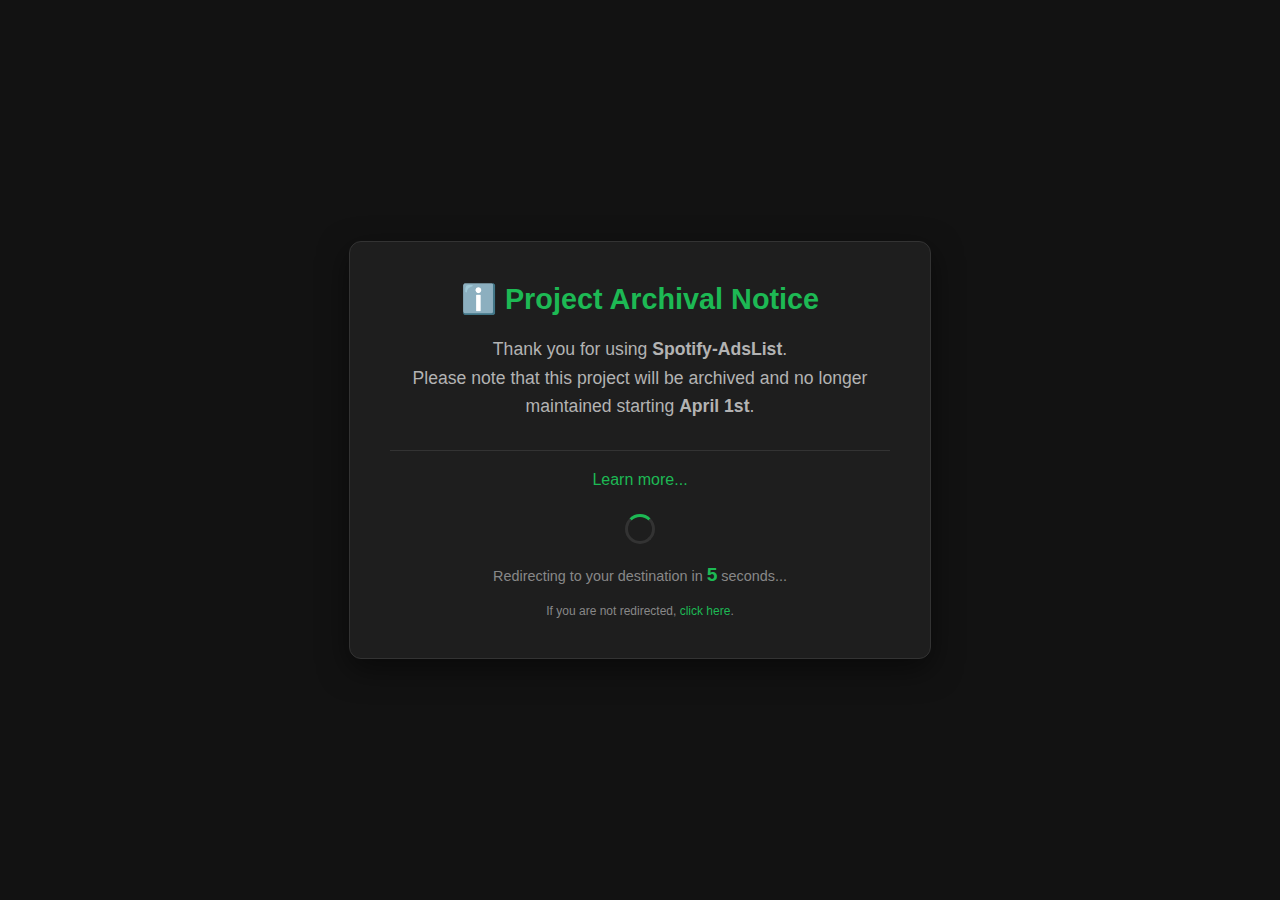
<file: docs/archive-notice.html>
<!DOCTYPE html>
<html lang="en">
<head>
    <meta charset="UTF-8">
    <meta name="viewport" content="width=device-width, initial-scale=1.0">
    <title>Project Archival Notice</title>
    <style>
        body {
            font-family: -apple-system, BlinkMacSystemFont, "Segoe UI", Roboto, sans-serif;
            background-color: #121212;
            color: #ffffff;
            display: flex;
            justify-content: center;
            align-items: center;
            height: 100vh;
            margin: 0;
            text-align: center;
        }
        .card {
            background-color: #1e1e1e;
            padding: 40px;
            border-radius: 12px;
            box-shadow: 0 10px 30px rgba(0,0,0,0.5);
            max-width: 500px;
            border: 1px solid #333;
        }
        h1 { color: #1DB954; margin-top: 0; font-size: 1.8rem; }
        p { line-height: 1.6; color: #b3b3b3; font-size: 1.1rem; }
        .timer-container {
            margin-top: 25px;
            font-size: 0.9rem;
            color: #888;
        }
        .timer {
            font-weight: bold;
            color: #1DB954;
            font-size: 1.2rem;
        }
        .loader {
            margin: 20px auto;
            border: 3px solid #333;
            border-top: 3px solid #1DB954;
            border-radius: 50%;
            width: 24px;
            height: 24px;
            animation: spin 1s linear infinite;
        }
        .links {
            margin-top: 30px;
            padding-top: 20px;
            border-top: 1px solid #333;
        }
        a { color: #1DB954; text-decoration: none; font-weight: 500; }
        a:hover { text-decoration: underline; }
        @keyframes spin { 0% { transform: rotate(0deg); } 100% { transform: rotate(360deg); } }
    </style>
</head>
<body>

    <div class="card">
        <h1>ℹ️ Project Archival Notice</h1>
        <p>
            Thank you for using <strong>Spotify-AdsList</strong>. <br>
            Please note that this project will be archived and no longer maintained starting <strong>April 1st</strong>.
        </p>
        
        <div class="links">
            <a href="https://spotify.piscinadeentropia.es/">Learn more...</a>
        </div>

        <div class="timer-container">
            <div class="loader"></div>
            Redirecting to your destination in <span id="countdown" class="timer">5</span> seconds...
            <br><br>
            <small>If you are not redirected, <a id="direct-link" href="#">click here</a>.</small>
        </div>
    </div>

    <script>
        // 1. Obtener la URL de destino del parámetro 'redirect'
        const urlParams = new URLSearchParams(window.location.search);
        let destination = urlParams.get('redirect');

        // Validar que la redirección sea interna o segura (opcional pero recomendado)
        if (!destination || destination.startsWith('http') === false && !destination.startsWith('/')) {
            destination = "https://spotify.piscinadeentropia.es/";
        }

        // 2. Función para establecer la cookie y redirigir
        function proceed() {
            // Cookie válida por 30 días
            const d = new Date();
            d.setTime(d.getTime() + (30 * 24 * 60 * 60 * 1000));
            document.cookie = "Spotify-Archive-Notice=true; expires=" + d.toUTCString() + "; path=/; SameSite=Lax";
            window.location.href = destination;
        }

        // 3. Lógica del contador
        let seconds = 5;
        const countdownEl = document.getElementById('countdown');
        const directLink = document.getElementById('direct-link');
        directLink.href = destination;

        const interval = setInterval(() => {
            seconds--;
            countdownEl.textContent = seconds;
            if (seconds <= 0) {
                clearInterval(interval);
                proceed();
            }
        }, 1000);

        // Permitir saltar la espera
        directLink.onclick = (e) => {
            e.preventDefault();
            proceed();
        };
    </script>
</body>
</html>
</file>
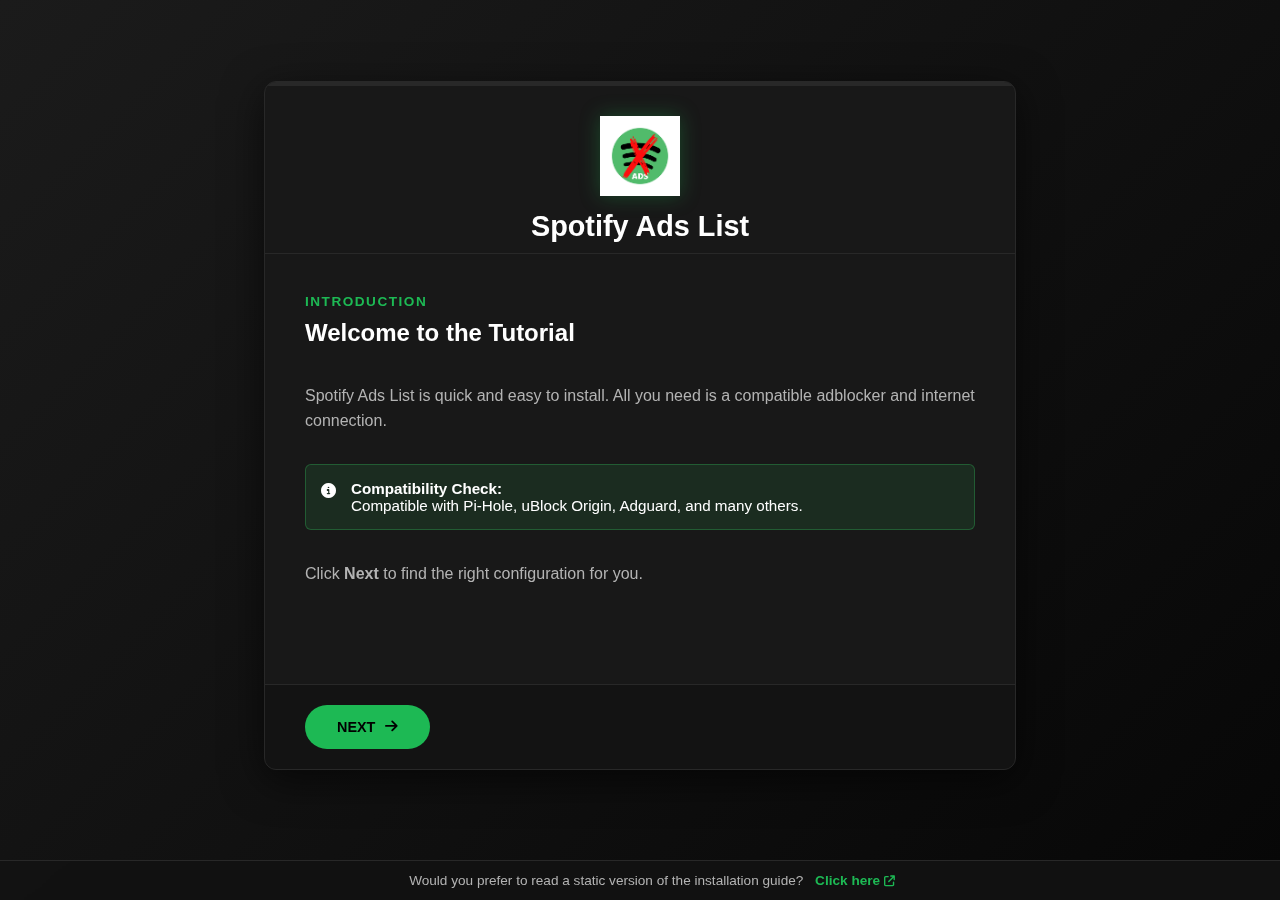
<file: docs/docs_interactive_install.html>
<!DOCTYPE html>
<html lang="es">
<head>
    <meta charset="UTF-8">
    <meta name="viewport" content="width=device-width, initial-scale=1.0">
    <title>Spotify Ads List Installer</title>
    <link rel="stylesheet" href="https://cdnjs.cloudflare.com/ajax/libs/font-awesome/6.4.0/css/all.min.css">
    
    <style>
        :root {
            --spotify-green: #1DB954;
            --spotify-hover: #1ed760;
            --bg-dark: #121212;
            --card-bg: #181818;
            --text-main: #FFFFFF;
            --text-sec: #B3B3B3;
            --border-subtle: #282828;
        }

        /* --- Dynamic Background --- */
        body {
            font-family: 'Circular', 'Helvetica Neue', Helvetica, Arial, sans-serif;
            color: var(--text-main);
            margin: 0;
            /* Added padding bottom to prevent banner overlap on small screens */
            padding-bottom: 50px; 
            display: flex;
            justify-content: center;
            align-items: center;
            min-height: 100vh;
            box-sizing: border-box;
            /* Gradient Animation */
            background: linear-gradient(-45deg, #0d0d0d, #0f2e1b, #000000, #1b1b1b);
            background-size: 400% 400%;
            animation: gradientBG 15s ease infinite;
        }

        @keyframes gradientBG {
            0% { background-position: 0% 50%; }
            50% { background-position: 100% 50%; }
            100% { background-position: 0% 50%; }
        }

        /* --- Card Container --- */
        .container {
            background-color: var(--card-bg);
            width: 90%; /* Changed to % for better mobile responsiveness */
            max-width: 750px;
            border-radius: 12px;
            box-shadow: 0 10px 40px rgba(0,0,0,0.6);
            overflow: hidden;
            display: flex;
            flex-direction: column;
            border: 1px solid var(--border-subtle);
            position: relative;
            backdrop-filter: blur(10px);
            margin: 20px 0; /* Ensure margin top/bottom */
        }

        /* --- Header --- */
        .header {
            padding: 30px 30px 10px 30px;
            text-align: center;
            border-bottom: 1px solid var(--border-subtle);
        }

        .logo-img {
            width: 80px;
            height: auto;
            margin-bottom: 10px;
            filter: drop-shadow(0 0 10px rgba(29, 185, 84, 0.3));
        }

        .header h1 {
            margin: 0;
            font-size: 1.8rem;
            font-weight: 700;
        }

        /* --- Content Area --- */
        .content {
            padding: 40px;
            min-height: 350px;
            display: flex;
            flex-direction: column;
            animation: fadeIn 0.4s ease-in-out;
        }

        @keyframes fadeIn {
            from { opacity: 0; transform: translateY(10px); }
            to { opacity: 1; transform: translateY(0); }
        }

        .step-indicator {
            color: var(--spotify-green);
            font-size: 0.85rem;
            font-weight: bold;
            text-transform: uppercase;
            letter-spacing: 1.5px;
            margin-bottom: 10px;
            display: block;
        }

        h2 {
            margin-top: 0;
            font-size: 1.5rem;
            margin-bottom: 20px;
        }

        p, li {
            color: var(--text-sec);
            line-height: 1.6;
            margin-bottom: 15px;
            font-size: 1rem;
        }

        a { color: var(--spotify-green); text-decoration: none; transition: color 0.2s; }
        a:hover { color: var(--spotify-hover); text-decoration: underline; }

        /* --- Grid & Cards --- */
        .grid-options {
            display: grid;
            grid-template-columns: repeat(auto-fill, minmax(150px, 1fr));
            gap: 15px;
            margin-top: 20px;
        }

        .option-card {
            background-color: #2a2a2a;
            padding: 20px;
            border-radius: 8px;
            text-align: center;
            cursor: pointer;
            border: 2px solid transparent;
            transition: all 0.2s ease;
            display: flex;
            flex-direction: column;
            align-items: center;
            gap: 10px;
        }

        .option-card i {
            font-size: 2rem;
            color: var(--text-sec);
            margin-bottom: 5px;
        }

        .option-card:hover {
            background-color: #333;
            transform: translateY(-2px);
        }

        .option-card.selected {
            border-color: var(--spotify-green);
            background-color: #333;
        }

        .option-card.selected i {
            color: var(--spotify-green);
        }

        /* --- Buttons --- */
        .footer-nav {
            padding: 20px 40px;
            background-color: rgba(0,0,0,0.2);
            border-top: 1px solid var(--border-subtle);
            display: flex;
            justify-content: space-between;
            align-items: center;
        }

        .btn {
            background-color: var(--spotify-green);
            color: #000;
            border: none;
            padding: 14px 32px;
            border-radius: 50px;
            font-weight: 700;
            cursor: pointer;
            transition: transform 0.1s, background-color 0.2s;
            text-transform: uppercase;
            font-size: 0.9rem;
            display: inline-flex;
            align-items: center;
            gap: 10px;
            text-decoration: none;
        }

        .btn:hover {
            background-color: var(--spotify-hover);
            transform: scale(1.02);
        }

        .btn-secondary {
            background-color: transparent;
            border: 1px solid var(--text-sec);
            color: var(--text-main);
        }

        .btn-secondary:hover {
            border-color: var(--text-main);
            background-color: rgba(255,255,255,0.1);
        }

        /* --- Code Block --- */
        .code-container {
            background-color: #000;
            border-radius: 6px;
            padding: 15px;
            position: relative;
            margin: 15px 0;
            border: 1px solid #333;
        }

        .code-text {
            font-family: 'Consolas', 'Monaco', monospace;
            color: #efefef;
            word-break: break-all;
            font-size: 0.85rem;
            margin-right: 50px;
        }

        .copy-btn {
            position: absolute;
            right: 10px;
            top: 50%;
            transform: translateY(-50%);
            background: #333;
            border: none;
            color: white;
            padding: 8px;
            border-radius: 4px;
            cursor: pointer;
            transition: background 0.2s;
        }

        .copy-btn:hover { background: #444; }
        .copy-btn:active { background: var(--spotify-green); }

        /* --- Alerts/Tips --- */
        .alert {
            padding: 15px;
            border-radius: 6px;
            margin: 15px 0;
            font-size: 0.95rem;
            display: flex;
            gap: 15px;
            align-items: flex-start;
        }

        .alert-info { background-color: rgba(46, 164, 79, 0.15); border: 1px solid rgba(46, 164, 79, 0.4); }
        .alert-warn { background-color: rgba(230, 150, 0, 0.15); border: 1px solid rgba(230, 150, 0, 0.4); }
        .alert i { margin-top: 3px; }

        /* --- Progress Bar --- */
        .progress-container {
            height: 4px;
            background: #282828;
            width: 100%;
        }
        .progress-bar {
            height: 100%;
            background: var(--spotify-green);
            width: 0%;
            transition: width 0.3s ease;
        }

        /* --- BOTTOM BANNER --- */
        .static-guide-banner {
            position: fixed;
            bottom: 0;
            left: 0;
            width: 100%;
            background-color: rgba(18, 18, 18, 0.95); /* Dark semi-transparent background */
            color: var(--text-sec);
            text-align: center;
            padding: 12px;
            font-size: 0.85rem;
            border-top: 1px solid var(--border-subtle);
            z-index: 100;
            backdrop-filter: blur(5px);
        }

        .static-guide-banner a {
            color: var(--spotify-green);
            font-weight: 700;
            margin-left: 8px;
        }

    </style>
</head>
<body>

<div class="container">
    <div class="progress-container">
        <div class="progress-bar" id="progress-bar"></div>
    </div>

    <div class="header">
        <img src="../images/spotify_ads_list_logo.png" alt="Spotify Ads List" class="logo-img" onerror="this.style.display='none'; document.getElementById('backup-icon').style.display='inline-block'">
        <i id="backup-icon" class="fa-brands fa-spotify" style="font-size: 3rem; color: var(--spotify-green); display:none; margin-bottom: 10px;"></i>
        <h1>Spotify Ads List</h1>
    </div>

    <div class="content" id="content-area">
        </div>

    <div class="footer-nav">
        <button id="btn-prev" class="btn btn-secondary" onclick="prevStep()"><i class="fa-solid fa-arrow-left"></i> Back</button>
        <button id="btn-next" class="btn" onclick="nextStep()">Start <i class="fa-solid fa-arrow-right"></i></button>
    </div>
</div>

<div class="static-guide-banner">
    Would you prefer to read a static version of the installation guide?
    <a href="https://spotify.piscinadeentropia.es/docs_installation/" target="_blank">
        Click here <i class="fa-solid fa-arrow-up-right-from-square" style="font-size: 0.8em;"></i>
    </a>
</div>

<script>
    // --- DATA CONFIGURATION ---
    const adblockers = {
        'pihole': { 
            name: 'Pi-Hole', 
            icon: 'fa-solid fa-network-wired',
            type: 'network',
            urls: {
                standard: 'https://raw.githubusercontent.com/Isaaker/Spotify-AdsList/main/Lists/pi-hole.txt',
                mixed: 'https://raw.githubusercontent.com/Isaaker/Spotify-AdsList/main/Lists/pi-hole-mixed.txt'
            },
            docs: 'Web UI > Adlists > Paste URL > Add.'
        },
        'dnsmasq': { 
            name: 'Dnsmasq', 
            icon: 'fa-solid fa-server',
            type: 'network',
            urls: {
                standard: 'https://raw.githubusercontent.com/Isaaker/Spotify-AdsList/main/Lists/dnsmasq.txt',
                mixed: 'https://raw.githubusercontent.com/Isaaker/Spotify-AdsList/main/Lists/dnsmasq-mixed.txt'
            },
            docs: 'Check official docs.'
        },
        'adguard': { 
            name: 'Adguard', 
            icon: 'fa-solid fa-shield-halved',
            type: 'network',
            urls: {
                standard: 'https://raw.githubusercontent.com/Isaaker/Spotify-AdsList/main/Lists/adguard.txt',
                mixed: 'https://raw.githubusercontent.com/Isaaker/Spotify-AdsList/main/Lists/abp-mixed.txt'
            },
            docs: 'Filters > Add Custom Filter.'
        },
        'ublock': { 
            name: 'uBlock Origin', 
            icon: 'fa-solid fa-shield-cat', // Fun icon for uBlock
            type: 'browser',
            browserLinks: {
                chrome: 'chrome-extension://cjpalhdlnbpafiamejdnhcphjbkeiagm/asset-viewer.html?url=https%3A%2F%2Fraw.githubusercontent.com%2Fisaaker%2FSpotify-AdsList%2Fmain%2FLists%2Fadguard.txt&title=Spotify-AdsList&subscribe=1',
                firefox: 'moz-extension://c396fed9-d8f8-4a6c-95a0-80773fa36d8a/asset-viewer.html?url=https%3A%2F%2Fraw.githubusercontent.com%2Fisaaker%2FSpotify-AdsList%2Fmain%2FLists%2Fadguard.txt&title=Spotify-AdsList&subscribe=1'
            },
            urls: {
                standard: 'https://raw.githubusercontent.com/Isaaker/Spotify-AdsList/main/Lists/adguard.txt',
                mixed: 'https://raw.githubusercontent.com/Isaaker/Spotify-AdsList/main/Lists/abp-mixed.txt' // uBlock reads Adguard/ABP syntax
            }
        },
        'abp': { 
            name: 'AdBlock Plus', 
            icon: 'fa-brands fa-adversal',
            type: 'browser',
            subscribeLink: 'https://subscribe.adblockplus.org/?location=https%3A%2F%2Fraw.githubusercontent.com%2FIsaaker%2FSpotify-AdsList%2Fmain%2FLists%2Fabp.txt&title=SpotifyAdsList',
            urls: {
                standard: 'https://raw.githubusercontent.com/Isaaker/Spotify-AdsList/main/Lists/abp.txt',
                mixed: 'https://raw.githubusercontent.com/Isaaker/Spotify-AdsList/main/Lists/abp-mixed.txt'
            }
        },
        'dnsnet': { 
            name: 'DNSNet', 
            icon: 'fa-solid fa-globe',
            type: 'network',
            urls: {
                standard: 'https://raw.githubusercontent.com/Isaaker/Spotify-AdsList/main/Lists/standard_list.txt',
                mixed: 'https://raw.githubusercontent.com/Isaaker/Spotify-AdsList/main/Lists/standard_list-mixed.txt'
            }
        },
        'standard': { 
            name: 'Standard / Hosts', 
            icon: 'fa-solid fa-file-code',
            type: 'network',
            urls: {
                standard: 'https://raw.githubusercontent.com/Isaaker/Spotify-AdsList/main/Lists/standard_list.txt',
                mixed: 'https://raw.githubusercontent.com/Isaaker/Spotify-AdsList/main/Lists/standard_list-mixed.txt'
            },
            docs: 'Hosts file requires manual entry.'
        }
    };

    // --- STATE ---
    let currentStep = 0;
    let selectedAdblockerKey = null;
    let selectedListType = null; // 'standard' or 'mixed'

    // --- RENDER LOGIC ---
    function updateUI() {
        const content = document.getElementById('content-area');
        const btnNext = document.getElementById('btn-next');
        const btnPrev = document.getElementById('btn-prev');
        const progressBar = document.getElementById('progress-bar');
        
        // Progress Bar Calculation (6 Steps total: 0 to 5)
        const progress = (currentStep / 5) * 100;
        progressBar.style.width = `${progress}%`;

        // Button Visibility
        btnPrev.style.display = currentStep === 0 ? 'none' : 'inline-flex';
        btnNext.innerHTML = currentStep === 5 ? 'Finish <i class="fa-solid fa-check"></i>' : 'Next <i class="fa-solid fa-arrow-right"></i>';
        
        // Hide next button on last step if needed, or redirect
        if (currentStep === 6) { 
             // Logic for reset or redirect could go here
        }

        content.style.animation = 'none';
        content.offsetHeight; /* trigger reflow */
        content.style.animation = null;

        // --- STEP 0: INTRO ---
        if (currentStep === 0) {
            content.innerHTML = `
                <span class="step-indicator">Introduction</span>
                <h2>Welcome to the Tutorial</h2>
                <p>Spotify Ads List is quick and easy to install. All you need is a compatible adblocker and internet connection.</p>
                <div class="alert alert-info">
                    <i class="fa-solid fa-circle-info"></i>
                    <div>
                        <strong>Compatibility Check:</strong><br>
                        Compatible with Pi-Hole, uBlock Origin, Adguard, and many others.
                    </div>
                </div>
                <p>Click <strong>Next</strong> to find the right configuration for you.</p>
            `;
        }

        // --- STEP 1: SELECT ADBLOCKER ---
        else if (currentStep === 1) {
            content.innerHTML = `
                <span class="step-indicator">Step 1 of 5</span>
                <h2>Select your Adblocker</h2>
                <p>Choose the software you are using to block ads:</p>
                <div class="grid-options">
                    ${Object.keys(adblockers).map(key => `
                        <div class="option-card ${selectedAdblockerKey === key ? 'selected' : ''}" 
                             onclick="selectAdblocker('${key}')" id="card-${key}">
                            <i class="${adblockers[key].icon}"></i>
                            <strong>${adblockers[key].name}</strong>
                        </div>
                    `).join('')}
                </div>
                <p id="error-msg" style="color:#ff5555; display:none; margin-top:15px; font-weight:bold;">
                    <i class="fa-solid fa-circle-exclamation"></i> Please select an option.
                </p>
            `;
        }

        // --- STEP 2: PREREQUISITES ---
        else if (currentStep === 2) {
            const ab = adblockers[selectedAdblockerKey];
            content.innerHTML = `
                <span class="step-indicator">Step 2 of 5</span>
                <h2>Prerequisites</h2>
                <p>You selected <strong>${ab.name}</strong>.</p>
                
                <div style="background:#222; padding:20px; border-radius:8px;">
                    <ul style="margin:0; padding-left:20px;">
                        <li>Ensure <strong>${ab.name}</strong> is installed and running.</li>
                        <li>Ensure the <strong>Spotify App</strong> is installed (or use the Web Player).</li>
                        <li>Create a free Spotify account if you haven't yet.</li>
                    </ul>
                </div>
                
                <div class="alert alert-warn" style="margin-top:20px;">
                    <i class="fa-solid fa-lightbulb"></i>
                    <div>
                        <strong>Note:</strong> This list only blocks ads. It does not install Spotify for you.
                    </div>
                </div>
            `;
        }

        // --- STEP 3: LIST TYPE (Standard vs Mixed) ---
        else if (currentStep === 3) {
             content.innerHTML = `
                <span class="step-indicator">Step 3 of 5</span>
                <h2>Choose List Mode</h2>
                <p>How do you want to use this list?</p>
                
                <div class="grid-options" style="grid-template-columns: 1fr 1fr;">
                    <div class="option-card ${selectedListType === 'standard' ? 'selected' : ''}" 
                         onclick="selectListType('standard')" id="type-standard">
                        <i class="fa-brands fa-spotify"></i>
                        <strong>Spotify Ads Only</strong>
                        <span style="font-size:0.8rem; color:#888;">Blocks only Spotify specific domains.</span>
                    </div>
                    
                    <div class="option-card ${selectedListType === 'mixed' ? 'selected' : ''}" 
                         onclick="selectListType('mixed')" id="type-mixed">
                        <i class="fa-solid fa-layer-group"></i>
                        <strong>Ads + Spotify (Mixed)</strong>
                        <span style="font-size:0.8rem; color:#888;">Combines Spotify blocklist with a generic ad list.</span>
                    </div>
                </div>
                <p id="error-msg-type" style="color:#ff5555; display:none; margin-top:15px; font-weight:bold;">
                    Select a format.
                </p>
             `;
        }

        // --- STEP 4: INSTALLATION ---
        else if (currentStep === 4) {
            const ab = adblockers[selectedAdblockerKey];
            const targetUrl = selectedListType === 'standard' ? ab.urls.standard : ab.urls.mixed;
            
            let html = `
                <span class="step-indicator">Step 4 of 5</span>
                <h2>Add the List</h2>
            `;

            // Browser Auto-Install Buttons (Only show if Standard is selected, or if user wants manual URL)
            // Note: Subscribe links usually point to specific files.
            let showSubscribe = false;
            if (ab.type === 'browser' && selectedListType === 'standard') {
                showSubscribe = true;
            }

            if (showSubscribe) {
                html += `<p>Click below to subscribe automatically to the <strong>Standard</strong> list:</p>`;
                
                if (selectedAdblockerKey === 'ublock') {
                    html += `
                        <div style="display:flex; gap:10px; flex-wrap:wrap; margin-bottom:20px;">
                            <a href="${ab.browserLinks.chrome}" target="_blank" class="btn"><i class="fa-brands fa-chrome"></i> Add to Chrome</a>
                            <a href="${ab.browserLinks.firefox}" target="_blank" class="btn"><i class="fa-brands fa-firefox-browser"></i> Add to Firefox</a>
                        </div>
                        <p style="font-size:0.9rem; color:#888;">Or use the manual link below:</p>
                    `;
                } else if (selectedAdblockerKey === 'abp') {
                    html += `
                        <div style="margin-bottom:20px;">
                            <a href="${ab.subscribeLink}" target="_blank" class="btn">Subscribe Now</a>
                        </div>
                        <p style="font-size:0.9rem; color:#888;">Or use the manual link below:</p>
                    `;
                }
            } else {
                 html += `<p>Copy the <strong>Raw URL</strong> below and add it to <strong>${ab.name}</strong>:</p>`;
            }

            // Show Code Block (Always useful)
            html += `
                <div class="code-container">
                    <div class="code-text">${targetUrl}</div>
                    <button class="copy-btn" onclick="copyToClipboard('${targetUrl}')"><i class="fa-regular fa-copy"></i> Copy</button>
                </div>
            `;

            if (ab.type === 'network') {
                html += `
                    <div class="alert alert-info">
                        <i class="fa-solid fa-book"></i>
                        <div>
                            <strong>How to add?</strong><br>
                            ${ab.docs}
                        </div>
                    </div>
                `;
            }

            content.innerHTML = html;
        }

        // --- STEP 5: WHITELIST ---
        else if (currentStep === 5) {
            const whitelistUrl = "https://raw.githubusercontent.com/Isaaker/Spotify-AdsList/main/Lists/whitelist.txt";
            
            content.innerHTML = `
                <span class="step-indicator">Final Step</span>
                <h2>Add the Whitelist</h2>
                <div class="alert alert-warn">
                    <i class="fa-solid fa-triangle-exclamation"></i>
                    <div>
                        <strong>Crucial Step:</strong> You MUST add these domains to your Allow/Whitelist, otherwise songs might skip or not play.
                    </div>
                </div>

                <p>1. View the whitelist domains here:</p>
                <a href="https://spotify.piscinadeentropia.es/docs_whitelist/" target="_blank" class="btn btn-secondary" style="width:fit-content; margin-bottom:15px;">
                    <i class="fa-solid fa-list"></i> Open Whitelist File
                </a>

                <p>2. Or copy the raw link to import if your adblocker supports remote whitelists:</p>
                <div class="code-container">
                    <div class="code-text">${whitelistUrl}</div>
                    <button class="copy-btn" onclick="copyToClipboard('${whitelistUrl}')"><i class="fa-regular fa-copy"></i> Copy</button>
                </div>

                <div class="alert alert-info">
                    <i class="fa-solid fa-circle-question"></i>
                    <div>
                        <strong>Why?</strong> Blocked ads sometimes redirect legitimate traffic. The whitelist ensures the music stream keeps flowing.
                    </div>
                </div>
            `;
        }
        
        // --- END SCREEN ---
        else if (currentStep === 6) {
             content.innerHTML = `
                <span class="step-indicator">Complete</span>
                <h2>You are all set!</h2>
                <p>Restart your Spotify app and enjoy ad-free music.</p>
                
                <div style="display:grid; gap:10px; margin-top:30px;">
                    <a href="https://github.com/Isaaker/Spotify-AdsList" target="_blank" class="option-card" style="flex-direction:row; justify-content:center;">
                        <i class="fa-brands fa-github"></i> Star on GitHub
                    </a>
                    <a href="https://github.com/Isaaker/Spotify-AdsList/issues" target="_blank" class="option-card" style="flex-direction:row; justify-content:center;">
                        <i class="fa-solid fa-bug"></i> Report Issue
                    </a>
                </div>
                <div style="text-align:center; margin-top:20px;">
                    <button class="btn btn-secondary" onclick="location.reload()">Start Over</button>
                </div>
             `;
             btnNext.style.display = 'none';
             btnPrev.style.display = 'none';
        }
    }

    // --- INTERACTION LOGIC ---

    function selectAdblocker(key) {
        selectedAdblockerKey = key;
        document.querySelectorAll('.grid-options .option-card').forEach(el => el.classList.remove('selected'));
        document.getElementById(`card-${key}`).classList.add('selected');
        document.getElementById('error-msg').style.display = 'none';
    }

    function selectListType(type) {
        selectedListType = type;
        document.getElementById('type-standard').classList.remove('selected');
        document.getElementById('type-mixed').classList.remove('selected');
        document.getElementById(`type-${type}`).classList.add('selected');
        document.getElementById('error-msg-type').style.display = 'none';
    }

    function nextStep() {
        // Validation Step 1
        if (currentStep === 1 && !selectedAdblockerKey) {
            document.getElementById('error-msg').style.display = 'block';
            return;
        }
        // Validation Step 3
        if (currentStep === 3 && !selectedListType) {
            document.getElementById('error-msg-type').style.display = 'block';
            return;
        }

        currentStep++;
        updateUI();
    }

    function prevStep() {
        if (currentStep > 0) {
            currentStep--;
            updateUI();
        }
    }

    function copyToClipboard(text) {
        navigator.clipboard.writeText(text).then(() => {
            // Visual feedback
            const btns = document.querySelectorAll('.copy-btn');
            btns.forEach(b => {
                const originalHtml = b.innerHTML;
                b.innerHTML = '<i class="fa-solid fa-check"></i> Copied!';
                b.style.background = 'var(--spotify-green)';
                b.style.color = '#000';
                setTimeout(() => {
                    b.innerHTML = originalHtml;
                    b.style.background = '#333';
                    b.style.color = '#fff';
                }, 2000);
            });
        });
    }

    // Init
    updateUI();

</script>

</body>
</html>
</file>
<file: assets/stylesheets/main.6543a935.min.css>
@charset "UTF-8";html{-webkit-text-size-adjust:none;-moz-text-size-adjust:none;text-size-adjust:none;box-sizing:border-box}*,:after,:before{box-sizing:inherit}@media (prefers-reduced-motion){*,:after,:before{transition:none!important}}body{margin:0}a,button,input,label{-webkit-tap-highlight-color:transparent}a{color:inherit;text-decoration:none}hr{border:0;box-sizing:initial;display:block;height:.05rem;overflow:visible;padding:0}small{font-size:80%}sub,sup{line-height:1em}img{border-style:none}table{border-collapse:initial;border-spacing:0}td,th{font-weight:400;vertical-align:top}button{background:#0000;border:0;font-family:inherit;font-size:inherit;margin:0;padding:0}input{border:0;outline:none}:root{--md-primary-fg-color:#4051b5;--md-primary-fg-color--light:#5d6cc0;--md-primary-fg-color--dark:#303fa1;--md-primary-bg-color:#fff;--md-primary-bg-color--light:#ffffffb3;--md-accent-fg-color:#526cfe;--md-accent-fg-color--transparent:#526cfe1a;--md-accent-bg-color:#fff;--md-accent-bg-color--light:#ffffffb3}[data-md-color-scheme=default]{color-scheme:light}[data-md-color-scheme=default] img[src$="#gh-dark-mode-only"],[data-md-color-scheme=default] img[src$="#only-dark"]{display:none}:root,[data-md-color-scheme=default]{--md-hue:225deg;--md-default-fg-color:#000000de;--md-default-fg-color--light:#0000008a;--md-default-fg-color--lighter:#00000052;--md-default-fg-color--lightest:#00000012;--md-default-bg-color:#fff;--md-default-bg-color--light:#ffffffb3;--md-default-bg-color--lighter:#ffffff4d;--md-default-bg-color--lightest:#ffffff1f;--md-code-fg-color:#36464e;--md-code-bg-color:#f5f5f5;--md-code-hl-color:#4287ff;--md-code-hl-color--light:#4287ff1a;--md-code-hl-number-color:#d52a2a;--md-code-hl-special-color:#db1457;--md-code-hl-function-color:#a846b9;--md-code-hl-constant-color:#6e59d9;--md-code-hl-keyword-color:#3f6ec6;--md-code-hl-string-color:#1c7d4d;--md-code-hl-name-color:var(--md-code-fg-color);--md-code-hl-operator-color:var(--md-default-fg-color--light);--md-code-hl-punctuation-color:var(--md-default-fg-color--light);--md-code-hl-comment-color:var(--md-default-fg-color--light);--md-code-hl-generic-color:var(--md-default-fg-color--light);--md-code-hl-variable-color:var(--md-default-fg-color--light);--md-typeset-color:var(--md-default-fg-color);--md-typeset-a-color:var(--md-primary-fg-color);--md-typeset-del-color:#f5503d26;--md-typeset-ins-color:#0bd57026;--md-typeset-kbd-color:#fafafa;--md-typeset-kbd-accent-color:#fff;--md-typeset-kbd-border-color:#b8b8b8;--md-typeset-mark-color:#ffff0080;--md-typeset-table-color:#0000001f;--md-typeset-table-color--light:rgba(0,0,0,.035);--md-admonition-fg-color:var(--md-default-fg-color);--md-admonition-bg-color:var(--md-default-bg-color);--md-warning-fg-color:#000000de;--md-warning-bg-color:#ff9;--md-footer-fg-color:#fff;--md-footer-fg-color--light:#ffffffb3;--md-footer-fg-color--lighter:#ffffff73;--md-footer-bg-color:#000000de;--md-footer-bg-color--dark:#00000052;--md-shadow-z1:0 0.2rem 0.5rem #0000000d,0 0 0.05rem #0000001a;--md-shadow-z2:0 0.2rem 0.5rem #0000001a,0 0 0.05rem #00000040;--md-shadow-z3:0 0.2rem 0.5rem #0003,0 0 0.05rem #00000059}.md-icon svg{fill:currentcolor;display:block;height:1.2rem;width:1.2rem}body{-webkit-font-smoothing:antialiased;-moz-osx-font-smoothing:grayscale;--md-text-font-family:var(--md-text-font,_),-apple-system,BlinkMacSystemFont,Helvetica,Arial,sans-serif;--md-code-font-family:var(--md-code-font,_),SFMono-Regular,Consolas,Menlo,monospace}aside,body,input{font-feature-settings:"kern","liga";color:var(--md-typeset-color);font-family:var(--md-text-font-family)}code,kbd,pre{font-feature-settings:"kern";font-family:var(--md-code-font-family)}:root{--md-typeset-table-sort-icon:url('data:image/svg+xml;charset=utf-8,<svg xmlns="http://www.w3.org/2000/svg" viewBox="0 0 24 24"><path d="m18 21-4-4h3V7h-3l4-4 4 4h-3v10h3M2 19v-2h10v2M2 13v-2h7v2M2 7V5h4v2H2Z"/></svg>');--md-typeset-table-sort-icon--asc:url('data:image/svg+xml;charset=utf-8,<svg xmlns="http://www.w3.org/2000/svg" viewBox="0 0 24 24"><path d="M19 17h3l-4 4-4-4h3V3h2M2 17h10v2H2M6 5v2H2V5m0 6h7v2H2v-2Z"/></svg>');--md-typeset-table-sort-icon--desc:url('data:image/svg+xml;charset=utf-8,<svg xmlns="http://www.w3.org/2000/svg" viewBox="0 0 24 24"><path d="M19 7h3l-4-4-4 4h3v14h2M2 17h10v2H2M6 5v2H2V5m0 6h7v2H2v-2Z"/></svg>')}.md-typeset{-webkit-print-color-adjust:exact;color-adjust:exact;font-size:.8rem;line-height:1.6}@media print{.md-typeset{font-size:.68rem}}.md-typeset blockquote,.md-typeset dl,.md-typeset figure,.md-typeset ol,.md-typeset pre,.md-typeset ul{margin-bottom:1em;margin-top:1em}.md-typeset h1{color:var(--md-default-fg-color--light);font-size:2em;line-height:1.3;margin:0 0 1.25em}.md-typeset h1,.md-typeset h2{font-weight:300;letter-spacing:-.01em}.md-typeset h2{font-size:1.5625em;line-height:1.4;margin:1.6em 0 .64em}.md-typeset h3{font-size:1.25em;font-weight:400;letter-spacing:-.01em;line-height:1.5;margin:1.6em 0 .8em}.md-typeset h2+h3{margin-top:.8em}.md-typeset h4{font-weight:700;letter-spacing:-.01em;margin:1em 0}.md-typeset h5,.md-typeset h6{color:var(--md-default-fg-color--light);font-size:.8em;font-weight:700;letter-spacing:-.01em;margin:1.25em 0}.md-typeset h5{text-transform:uppercase}.md-typeset hr{border-bottom:.05rem solid var(--md-default-fg-color--lightest);display:flow-root;margin:1.5em 0}.md-typeset a{color:var(--md-typeset-a-color);word-break:break-word}.md-typeset a,.md-typeset a:before{transition:color 125ms}.md-typeset a:focus,.md-typeset a:hover{color:var(--md-accent-fg-color)}.md-typeset a:focus code,.md-typeset a:hover code{background-color:var(--md-accent-fg-color--transparent)}.md-typeset a code{color:currentcolor;transition:background-color 125ms}.md-typeset a.focus-visible{outline-color:var(--md-accent-fg-color);outline-offset:.2rem}.md-typeset code,.md-typeset kbd,.md-typeset pre{color:var(--md-code-fg-color);direction:ltr;font-variant-ligatures:none}@media print{.md-typeset code,.md-typeset kbd,.md-typeset pre{white-space:pre-wrap}}.md-typeset code{background-color:var(--md-code-bg-color);border-radius:.1rem;-webkit-box-decoration-break:clone;box-decoration-break:clone;font-size:.85em;padding:0 .2941176471em;word-break:break-word}.md-typeset code:not(.focus-visible){-webkit-tap-highlight-color:transparent;outline:none}.md-typeset pre{display:flow-root;line-height:1.4;position:relative}.md-typeset pre>code{-webkit-box-decoration-break:slice;box-decoration-break:slice;box-shadow:none;display:block;margin:0;outline-color:var(--md-accent-fg-color);overflow:auto;padding:.7720588235em 1.1764705882em;scrollbar-color:var(--md-default-fg-color--lighter) #0000;scrollbar-width:thin;touch-action:auto;word-break:normal}.md-typeset pre>code:hover{scrollbar-color:var(--md-accent-fg-color) #0000}.md-typeset pre>code::-webkit-scrollbar{height:.2rem;width:.2rem}.md-typeset pre>code::-webkit-scrollbar-thumb{background-color:var(--md-default-fg-color--lighter)}.md-typeset pre>code::-webkit-scrollbar-thumb:hover{background-color:var(--md-accent-fg-color)}.md-typeset kbd{background-color:var(--md-typeset-kbd-color);border-radius:.1rem;box-shadow:0 .1rem 0 .05rem var(--md-typeset-kbd-border-color),0 .1rem 0 var(--md-typeset-kbd-border-color),0 -.1rem .2rem var(--md-typeset-kbd-accent-color) inset;color:var(--md-default-fg-color);display:inline-block;font-size:.75em;padding:0 .6666666667em;vertical-align:text-top;word-break:break-word}.md-typeset mark{background-color:var(--md-typeset-mark-color);-webkit-box-decoration-break:clone;box-decoration-break:clone;color:inherit;word-break:break-word}.md-typeset abbr{border-bottom:.05rem dotted var(--md-default-fg-color--light);cursor:help;text-decoration:none}.md-typeset small{opacity:.75}[dir=ltr] .md-typeset sub,[dir=ltr] .md-typeset sup{margin-left:.078125em}[dir=rtl] .md-typeset sub,[dir=rtl] .md-typeset sup{margin-right:.078125em}[dir=ltr] .md-typeset blockquote{padding-left:.6rem}[dir=rtl] .md-typeset blockquote{padding-right:.6rem}[dir=ltr] .md-typeset blockquote{border-left:.2rem solid var(--md-default-fg-color--lighter)}[dir=rtl] .md-typeset blockquote{border-right:.2rem solid var(--md-default-fg-color--lighter)}.md-typeset blockquote{color:var(--md-default-fg-color--light);margin-left:0;margin-right:0}.md-typeset ul{list-style-type:disc}[dir=ltr] .md-typeset ol,[dir=ltr] .md-typeset ul{margin-left:.625em}[dir=rtl] .md-typeset ol,[dir=rtl] .md-typeset ul{margin-right:.625em}.md-typeset ol,.md-typeset ul{padding:0}.md-typeset ol:not([hidden]),.md-typeset ul:not([hidden]){display:flow-root}.md-typeset ol ol,.md-typeset ul ol{list-style-type:lower-alpha}.md-typeset ol ol ol,.md-typeset ul ol ol{list-style-type:lower-roman}[dir=ltr] .md-typeset ol li,[dir=ltr] .md-typeset ul li{margin-left:1.25em}[dir=rtl] .md-typeset ol li,[dir=rtl] .md-typeset ul li{margin-right:1.25em}.md-typeset ol li,.md-typeset ul li{margin-bottom:.5em}.md-typeset ol li blockquote,.md-typeset ol li p,.md-typeset ul li blockquote,.md-typeset ul li p{margin:.5em 0}.md-typeset ol li:last-child,.md-typeset ul li:last-child{margin-bottom:0}[dir=ltr] .md-typeset ol li ol,[dir=ltr] .md-typeset ol li ul,[dir=ltr] .md-typeset ul li ol,[dir=ltr] .md-typeset ul li ul{margin-left:.625em}[dir=rtl] .md-typeset ol li ol,[dir=rtl] .md-typeset ol li ul,[dir=rtl] .md-typeset ul li ol,[dir=rtl] .md-typeset ul li ul{margin-right:.625em}.md-typeset ol li ol,.md-typeset ol li ul,.md-typeset ul li ol,.md-typeset ul li ul{margin-bottom:.5em;margin-top:.5em}[dir=ltr] .md-typeset dd{margin-left:1.875em}[dir=rtl] .md-typeset dd{margin-right:1.875em}.md-typeset dd{margin-bottom:1.5em;margin-top:1em}.md-typeset img,.md-typeset svg,.md-typeset video{height:auto;max-width:100%}.md-typeset img[align=left]{margin:1em 1em 1em 0}.md-typeset img[align=right]{margin:1em 0 1em 1em}.md-typeset img[align]:only-child{margin-top:0}.md-typeset figure{display:flow-root;margin:1em auto;max-width:100%;text-align:center;width:-moz-fit-content;width:fit-content}.md-typeset figure img{display:block;margin:0 auto}.md-typeset figcaption{font-style:italic;margin:1em auto;max-width:24rem}.md-typeset iframe{max-width:100%}.md-typeset table:not([class]){background-color:var(--md-default-bg-color);border:.05rem solid var(--md-typeset-table-color);border-radius:.1rem;display:inline-block;font-size:.64rem;max-width:100%;overflow:auto;touch-action:auto}@media print{.md-typeset table:not([class]){display:table}}.md-typeset table:not([class])+*{margin-top:1.5em}.md-typeset table:not([class]) td>:first-child,.md-typeset table:not([class]) th>:first-child{margin-top:0}.md-typeset table:not([class]) td>:last-child,.md-typeset table:not([class]) th>:last-child{margin-bottom:0}.md-typeset table:not([class]) td:not([align]),.md-typeset table:not([class]) th:not([align]){text-align:left}[dir=rtl] .md-typeset table:not([class]) td:not([align]),[dir=rtl] .md-typeset table:not([class]) th:not([align]){text-align:right}.md-typeset table:not([class]) th{font-weight:700;min-width:5rem;padding:.9375em 1.25em;vertical-align:top}.md-typeset table:not([class]) td{border-top:.05rem solid var(--md-typeset-table-color);padding:.9375em 1.25em;vertical-align:top}.md-typeset table:not([class]) tbody tr{transition:background-color 125ms}.md-typeset table:not([class]) tbody tr:hover{background-color:var(--md-typeset-table-color--light);box-shadow:0 .05rem 0 var(--md-default-bg-color) inset}.md-typeset table:not([class]) a{word-break:normal}.md-typeset table th[role=columnheader]{cursor:pointer}[dir=ltr] .md-typeset table th[role=columnheader]:after{margin-left:.5em}[dir=rtl] .md-typeset table th[role=columnheader]:after{margin-right:.5em}.md-typeset table th[role=columnheader]:after{content:"";display:inline-block;height:1.2em;-webkit-mask-image:var(--md-typeset-table-sort-icon);mask-image:var(--md-typeset-table-sort-icon);-webkit-mask-repeat:no-repeat;mask-repeat:no-repeat;-webkit-mask-size:contain;mask-size:contain;transition:background-color 125ms;vertical-align:text-bottom;width:1.2em}.md-typeset table th[role=columnheader]:hover:after{background-color:var(--md-default-fg-color--lighter)}.md-typeset table th[role=columnheader][aria-sort=ascending]:after{background-color:var(--md-default-fg-color--light);-webkit-mask-image:var(--md-typeset-table-sort-icon--asc);mask-image:var(--md-typeset-table-sort-icon--asc)}.md-typeset table th[role=columnheader][aria-sort=descending]:after{background-color:var(--md-default-fg-color--light);-webkit-mask-image:var(--md-typeset-table-sort-icon--desc);mask-image:var(--md-typeset-table-sort-icon--desc)}.md-typeset__scrollwrap{margin:1em -.8rem;overflow-x:auto;touch-action:auto}.md-typeset__table{display:inline-block;margin-bottom:.5em;padding:0 .8rem}@media print{.md-typeset__table{display:block}}html .md-typeset__table table{display:table;margin:0;overflow:hidden;width:100%}@media screen and (max-width:44.984375em){.md-content__inner>pre{margin:1em -.8rem}.md-content__inner>pre code{border-radius:0}}.md-typeset .md-author{border-radius:100%;display:block;flex-shrink:0;height:1.6rem;overflow:hidden;position:relative;transition:color 125ms,transform 125ms;width:1.6rem}.md-typeset .md-author img{display:block}.md-typeset .md-author--more{background:var(--md-default-fg-color--lightest);color:var(--md-default-fg-color--lighter);font-size:.6rem;font-weight:700;line-height:1.6rem;text-align:center}.md-typeset .md-author--long{height:2.4rem;width:2.4rem}.md-typeset a.md-author{transform:scale(1)}.md-typeset a.md-author img{border-radius:100%;filter:grayscale(100%) opacity(75%);transition:filter 125ms}.md-typeset a.md-author:focus,.md-typeset a.md-author:hover{transform:scale(1.1);z-index:1}.md-typeset a.md-author:focus img,.md-typeset a.md-author:hover img{filter:grayscale(0)}.md-banner{background-color:var(--md-footer-bg-color);color:var(--md-footer-fg-color);overflow:auto}@media print{.md-banner{display:none}}.md-banner--warning{background-color:var(--md-warning-bg-color);color:var(--md-warning-fg-color)}.md-banner__inner{font-size:.7rem;margin:.6rem auto;padding:0 .8rem}[dir=ltr] .md-banner__button{float:right}[dir=rtl] .md-banner__button{float:left}.md-banner__button{color:inherit;cursor:pointer;transition:opacity .25s}.no-js .md-banner__button{display:none}.md-banner__button:hover{opacity:.7}html{font-size:125%;height:100%;overflow-x:hidden}@media screen and (min-width:100em){html{font-size:137.5%}}@media screen and (min-width:125em){html{font-size:150%}}body{background-color:var(--md-default-bg-color);display:flex;flex-direction:column;font-size:.5rem;min-height:100%;position:relative;width:100%}@media print{body{display:block}}@media screen and (max-width:59.984375em){body[data-md-scrolllock]{position:fixed}}.md-grid{margin-left:auto;margin-right:auto;max-width:61rem}.md-container{display:flex;flex-direction:column;flex-grow:1}@media print{.md-container{display:block}}.md-main{flex-grow:1}.md-main__inner{display:flex;height:100%;margin-top:1.5rem}.md-ellipsis{overflow:hidden;text-overflow:ellipsis}.md-toggle{display:none}.md-option{height:0;opacity:0;position:absolute;width:0}.md-option:checked+label:not([hidden]){display:block}.md-option.focus-visible+label{outline-color:var(--md-accent-fg-color);outline-style:auto}.md-skip{background-color:var(--md-default-fg-color);border-radius:.1rem;color:var(--md-default-bg-color);font-size:.64rem;margin:.5rem;opacity:0;outline-color:var(--md-accent-fg-color);padding:.3rem .5rem;position:fixed;transform:translateY(.4rem);z-index:-1}.md-skip:focus{opacity:1;transform:translateY(0);transition:transform .25s cubic-bezier(.4,0,.2,1),opacity 175ms 75ms;z-index:10}@page{margin:25mm}:root{--md-clipboard-icon:url('data:image/svg+xml;charset=utf-8,<svg xmlns="http://www.w3.org/2000/svg" viewBox="0 0 24 24"><path d="M19 21H8V7h11m0-2H8a2 2 0 0 0-2 2v14a2 2 0 0 0 2 2h11a2 2 0 0 0 2-2V7a2 2 0 0 0-2-2m-3-4H4a2 2 0 0 0-2 2v14h2V3h12V1Z"/></svg>')}.md-clipboard{border-radius:.1rem;color:var(--md-default-fg-color--lightest);cursor:pointer;height:1.5em;outline-color:var(--md-accent-fg-color);outline-offset:.1rem;position:absolute;right:.5em;top:.5em;transition:color .25s;width:1.5em;z-index:1}@media print{.md-clipboard{display:none}}.md-clipboard:not(.focus-visible){-webkit-tap-highlight-color:transparent;outline:none}:hover>.md-clipboard{color:var(--md-default-fg-color--light)}.md-clipboard:focus,.md-clipboard:hover{color:var(--md-accent-fg-color)}.md-clipboard:after{background-color:currentcolor;content:"";display:block;height:1.125em;margin:0 auto;-webkit-mask-image:var(--md-clipboard-icon);mask-image:var(--md-clipboard-icon);-webkit-mask-position:center;mask-position:center;-webkit-mask-repeat:no-repeat;mask-repeat:no-repeat;-webkit-mask-size:contain;mask-size:contain;width:1.125em}.md-clipboard--inline{cursor:pointer}.md-clipboard--inline code{transition:color .25s,background-color .25s}.md-clipboard--inline:focus code,.md-clipboard--inline:hover code{background-color:var(--md-accent-fg-color--transparent);color:var(--md-accent-fg-color)}.md-typeset .md-code__content{display:grid}@keyframes consent{0%{opacity:0;transform:translateY(100%)}to{opacity:1;transform:translateY(0)}}@keyframes overlay{0%{opacity:0}to{opacity:1}}.md-consent__overlay{animation:overlay .25s both;-webkit-backdrop-filter:blur(.1rem);backdrop-filter:blur(.1rem);background-color:#0000008a;height:100%;opacity:1;position:fixed;top:0;width:100%;z-index:5}.md-consent__inner{animation:consent .5s cubic-bezier(.1,.7,.1,1) both;background-color:var(--md-default-bg-color);border:0;border-radius:.1rem;bottom:0;box-shadow:0 0 .2rem #0000001a,0 .2rem .4rem #0003;max-height:100%;overflow:auto;padding:0;position:fixed;width:100%;z-index:5}.md-consent__form{padding:.8rem}.md-consent__settings{display:none;margin:1em 0}input:checked+.md-consent__settings{display:block}.md-consent__controls{margin-bottom:.8rem}.md-typeset .md-consent__controls .md-button{display:inline}@media screen and (max-width:44.984375em){.md-typeset .md-consent__controls .md-button{display:block;margin-top:.4rem;text-align:center;width:100%}}.md-consent label{cursor:pointer}.md-content{flex-grow:1;min-width:0}.md-content__inner{margin:0 .8rem 1.2rem;padding-top:.6rem}@media screen and (min-width:76.25em){[dir=ltr] .md-sidebar--primary:not([hidden])~.md-content>.md-content__inner{margin-left:1.2rem}[dir=ltr] .md-sidebar--secondary:not([hidden])~.md-content>.md-content__inner,[dir=rtl] .md-sidebar--primary:not([hidden])~.md-content>.md-content__inner{margin-right:1.2rem}[dir=rtl] .md-sidebar--secondary:not([hidden])~.md-content>.md-content__inner{margin-left:1.2rem}}.md-content__inner:before{content:"";display:block;height:.4rem}.md-content__inner>:last-child{margin-bottom:0}[dir=ltr] .md-content__button{float:right}[dir=rtl] .md-content__button{float:left}[dir=ltr] .md-content__button{margin-left:.4rem}[dir=rtl] .md-content__button{margin-right:.4rem}.md-content__button{margin:.4rem 0;padding:0}@media print{.md-content__button{display:none}}.md-typeset .md-content__button{color:var(--md-default-fg-color--lighter)}.md-content__button svg{display:inline;vertical-align:top}[dir=rtl] .md-content__button svg{transform:scaleX(-1)}[dir=ltr] .md-dialog{right:.8rem}[dir=rtl] .md-dialog{left:.8rem}.md-dialog{background-color:var(--md-default-fg-color);border-radius:.1rem;bottom:.8rem;box-shadow:var(--md-shadow-z3);min-width:11.1rem;opacity:0;padding:.4rem .6rem;pointer-events:none;position:fixed;transform:translateY(100%);transition:transform 0ms .4s,opacity .4s;z-index:4}@media print{.md-dialog{display:none}}.md-dialog--active{opacity:1;pointer-events:auto;transform:translateY(0);transition:transform .4s cubic-bezier(.075,.85,.175,1),opacity .4s}.md-dialog__inner{color:var(--md-default-bg-color);font-size:.7rem}.md-feedback{margin:2em 0 1em;text-align:center}.md-feedback fieldset{border:none;margin:0;padding:0}.md-feedback__title{font-weight:700;margin:1em auto}.md-feedback__inner{position:relative}.md-feedback__list{display:flex;flex-wrap:wrap;place-content:baseline center;position:relative}.md-feedback__list:hover .md-icon:not(:disabled){color:var(--md-default-fg-color--lighter)}:disabled .md-feedback__list{min-height:1.8rem}.md-feedback__icon{color:var(--md-default-fg-color--light);cursor:pointer;flex-shrink:0;margin:0 .1rem;transition:color 125ms}.md-feedback__icon:not(:disabled).md-icon:hover{color:var(--md-accent-fg-color)}.md-feedback__icon:disabled{color:var(--md-default-fg-color--lightest);pointer-events:none}.md-feedback__note{opacity:0;position:relative;transform:translateY(.4rem);transition:transform .4s cubic-bezier(.1,.7,.1,1),opacity .15s}.md-feedback__note>*{margin:0 auto;max-width:16rem}:disabled .md-feedback__note{opacity:1;transform:translateY(0)}.md-footer{background-color:var(--md-footer-bg-color);color:var(--md-footer-fg-color)}@media print{.md-footer{display:none}}.md-footer__inner{justify-content:space-between;overflow:auto;padding:.2rem}.md-footer__inner:not([hidden]){display:flex}.md-footer__link{align-items:end;display:flex;flex-grow:0.01;margin-bottom:.4rem;margin-top:1rem;max-width:100%;outline-color:var(--md-accent-fg-color);overflow:hidden;transition:opacity .25s}.md-footer__link:focus,.md-footer__link:hover{opacity:.7}[dir=rtl] .md-footer__link svg{transform:scaleX(-1)}@media screen and (max-width:44.984375em){.md-footer__link--prev{flex-shrink:0}.md-footer__link--prev .md-footer__title{display:none}}[dir=ltr] .md-footer__link--next{margin-left:auto}[dir=rtl] .md-footer__link--next{margin-right:auto}.md-footer__link--next{text-align:right}[dir=rtl] .md-footer__link--next{text-align:left}.md-footer__title{flex-grow:1;font-size:.9rem;margin-bottom:.7rem;max-width:calc(100% - 2.4rem);padding:0 1rem;white-space:nowrap}.md-footer__button{margin:.2rem;padding:.4rem}.md-footer__direction{font-size:.64rem;opacity:.7}.md-footer-meta{background-color:var(--md-footer-bg-color--dark)}.md-footer-meta__inner{display:flex;flex-wrap:wrap;justify-content:space-between;padding:.2rem}html .md-footer-meta.md-typeset a{color:var(--md-footer-fg-color--light)}html .md-footer-meta.md-typeset a:focus,html .md-footer-meta.md-typeset a:hover{color:var(--md-footer-fg-color)}.md-copyright{color:var(--md-footer-fg-color--lighter);font-size:.64rem;margin:auto .6rem;padding:.4rem 0;width:100%}@media screen and (min-width:45em){.md-copyright{width:auto}}.md-copyright__highlight{color:var(--md-footer-fg-color--light)}.md-social{display:inline-flex;gap:.2rem;margin:0 .4rem;padding:.2rem 0 .6rem}@media screen and (min-width:45em){.md-social{padding:.6rem 0}}.md-social__link{display:inline-block;height:1.6rem;text-align:center;width:1.6rem}.md-social__link:before{line-height:1.9}.md-social__link svg{fill:currentcolor;max-height:.8rem;vertical-align:-25%}.md-typeset .md-button{border:.1rem solid;border-radius:.1rem;color:var(--md-primary-fg-color);cursor:pointer;display:inline-block;font-weight:700;padding:.625em 2em;transition:color 125ms,background-color 125ms,border-color 125ms}.md-typeset .md-button--primary{background-color:var(--md-primary-fg-color);border-color:var(--md-primary-fg-color);color:var(--md-primary-bg-color)}.md-typeset .md-button:focus,.md-typeset .md-button:hover{background-color:var(--md-accent-fg-color);border-color:var(--md-accent-fg-color);color:var(--md-accent-bg-color)}[dir=ltr] .md-typeset .md-input{border-top-left-radius:.1rem}[dir=ltr] .md-typeset .md-input,[dir=rtl] .md-typeset .md-input{border-top-right-radius:.1rem}[dir=rtl] .md-typeset .md-input{border-top-left-radius:.1rem}.md-typeset .md-input{border-bottom:.1rem solid var(--md-default-fg-color--lighter);box-shadow:var(--md-shadow-z1);font-size:.8rem;height:1.8rem;padding:0 .6rem;transition:border .25s,box-shadow .25s}.md-typeset .md-input:focus,.md-typeset .md-input:hover{border-bottom-color:var(--md-accent-fg-color);box-shadow:var(--md-shadow-z2)}.md-typeset .md-input--stretch{width:100%}.md-header{background-color:var(--md-primary-fg-color);box-shadow:0 0 .2rem #0000,0 .2rem .4rem #0000;color:var(--md-primary-bg-color);display:block;left:0;position:sticky;right:0;top:0;z-index:4}@media print{.md-header{display:none}}.md-header[hidden]{transform:translateY(-100%);transition:transform .25s cubic-bezier(.8,0,.6,1),box-shadow .25s}.md-header--shadow{box-shadow:0 0 .2rem #0000001a,0 .2rem .4rem #0003;transition:transform .25s cubic-bezier(.1,.7,.1,1),box-shadow .25s}.md-header__inner{align-items:center;display:flex;padding:0 .2rem}.md-header__button{color:currentcolor;cursor:pointer;margin:.2rem;outline-color:var(--md-accent-fg-color);padding:.4rem;position:relative;transition:opacity .25s;vertical-align:middle;z-index:1}.md-header__button:hover{opacity:.7}.md-header__button:not([hidden]){display:inline-block}.md-header__button:not(.focus-visible){-webkit-tap-highlight-color:transparent;outline:none}.md-header__button.md-logo{margin:.2rem;padding:.4rem}@media screen and (max-width:76.234375em){.md-header__button.md-logo{display:none}}.md-header__button.md-logo img,.md-header__button.md-logo svg{fill:currentcolor;display:block;height:1.2rem;width:auto}@media screen and (min-width:60em){.md-header__button[for=__search]{display:none}}.no-js .md-header__button[for=__search]{display:none}[dir=rtl] .md-header__button[for=__search] svg{transform:scaleX(-1)}@media screen and (min-width:76.25em){.md-header__button[for=__drawer]{display:none}}.md-header__topic{display:flex;max-width:100%;position:absolute;transition:transform .4s cubic-bezier(.1,.7,.1,1),opacity .15s;white-space:nowrap}.md-header__topic+.md-header__topic{opacity:0;pointer-events:none;transform:translateX(1.25rem);transition:transform .4s cubic-bezier(1,.7,.1,.1),opacity .15s;z-index:-1}[dir=rtl] .md-header__topic+.md-header__topic{transform:translateX(-1.25rem)}.md-header__topic:first-child{font-weight:700}[dir=ltr] .md-header__title{margin-left:1rem;margin-right:.4rem}[dir=rtl] .md-header__title{margin-left:.4rem;margin-right:1rem}.md-header__title{flex-grow:1;font-size:.9rem;height:2.4rem;line-height:2.4rem}.md-header__title--active .md-header__topic{opacity:0;pointer-events:none;transform:translateX(-1.25rem);transition:transform .4s cubic-bezier(1,.7,.1,.1),opacity .15s;z-index:-1}[dir=rtl] .md-header__title--active .md-header__topic{transform:translateX(1.25rem)}.md-header__title--active .md-header__topic+.md-header__topic{opacity:1;pointer-events:auto;transform:translateX(0);transition:transform .4s cubic-bezier(.1,.7,.1,1),opacity .15s;z-index:0}.md-header__title>.md-header__ellipsis{height:100%;position:relative;width:100%}.md-header__option{display:flex;flex-shrink:0;max-width:100%;transition:max-width 0ms .25s,opacity .25s .25s;white-space:nowrap}[data-md-toggle=search]:checked~.md-header .md-header__option{max-width:0;opacity:0;transition:max-width 0ms,opacity 0ms}.md-header__option>input{bottom:0}.md-header__source{display:none}@media screen and (min-width:60em){[dir=ltr] .md-header__source{margin-left:1rem}[dir=rtl] .md-header__source{margin-right:1rem}.md-header__source{display:block;max-width:11.7rem;width:11.7rem}}@media screen and (min-width:76.25em){[dir=ltr] .md-header__source{margin-left:1.4rem}[dir=rtl] .md-header__source{margin-right:1.4rem}}.md-meta{color:var(--md-default-fg-color--light);font-size:.7rem;line-height:1.3}.md-meta__list{display:inline-flex;flex-wrap:wrap;list-style:none;margin:0;padding:0}.md-meta__item:not(:last-child):after{content:"·";margin-left:.2rem;margin-right:.2rem}.md-meta__link{color:var(--md-typeset-a-color)}.md-meta__link:focus,.md-meta__link:hover{color:var(--md-accent-fg-color)}.md-draft{background-color:#ff1744;border-radius:.125em;color:#fff;display:inline-block;font-weight:700;padding-left:.5714285714em;padding-right:.5714285714em}:root{--md-nav-icon--prev:url('data:image/svg+xml;charset=utf-8,<svg xmlns="http://www.w3.org/2000/svg" viewBox="0 0 24 24"><path d="M20 11v2H8l5.5 5.5-1.42 1.42L4.16 12l7.92-7.92L13.5 5.5 8 11h12Z"/></svg>');--md-nav-icon--next:url('data:image/svg+xml;charset=utf-8,<svg xmlns="http://www.w3.org/2000/svg" viewBox="0 0 24 24"><path d="M8.59 16.58 13.17 12 8.59 7.41 10 6l6 6-6 6-1.41-1.42Z"/></svg>');--md-toc-icon:url('data:image/svg+xml;charset=utf-8,<svg xmlns="http://www.w3.org/2000/svg" viewBox="0 0 24 24"><path d="M3 9h14V7H3v2m0 4h14v-2H3v2m0 4h14v-2H3v2m16 0h2v-2h-2v2m0-10v2h2V7h-2m0 6h2v-2h-2v2Z"/></svg>')}.md-nav{font-size:.7rem;line-height:1.3}.md-nav__title{color:var(--md-default-fg-color--light);display:block;font-weight:700;overflow:hidden;padding:0 .6rem;text-overflow:ellipsis}.md-nav__title .md-nav__button{display:none}.md-nav__title .md-nav__button img{height:100%;width:auto}.md-nav__title .md-nav__button.md-logo img,.md-nav__title .md-nav__button.md-logo svg{fill:currentcolor;display:block;height:2.4rem;max-width:100%;object-fit:contain;width:auto}.md-nav__list{list-style:none;margin:0;padding:0}.md-nav__link{align-items:flex-start;display:flex;gap:.4rem;margin-top:.625em;scroll-snap-align:start;transition:color 125ms}.md-nav__link--passed{color:var(--md-default-fg-color--light)}.md-nav__item .md-nav__link--active,.md-nav__item .md-nav__link--active code{color:var(--md-typeset-a-color)}.md-nav__link .md-ellipsis{position:relative}[dir=ltr] .md-nav__link .md-icon:last-child{margin-left:auto}[dir=rtl] .md-nav__link .md-icon:last-child{margin-right:auto}.md-nav__link svg{fill:currentcolor;flex-shrink:0;height:1.3em}.md-nav__link[for]:focus,.md-nav__link[for]:hover,.md-nav__link[href]:focus,.md-nav__link[href]:hover{color:var(--md-accent-fg-color);cursor:pointer}.md-nav__link.focus-visible{outline-color:var(--md-accent-fg-color);outline-offset:.2rem}.md-nav--primary .md-nav__link[for=__toc]{display:none}.md-nav--primary .md-nav__link[for=__toc] .md-icon:after{background-color:currentcolor;display:block;height:100%;-webkit-mask-image:var(--md-toc-icon);mask-image:var(--md-toc-icon);width:100%}.md-nav--primary .md-nav__link[for=__toc]~.md-nav{display:none}.md-nav__container>.md-nav__link{margin-top:0}.md-nav__container>.md-nav__link:first-child{flex-grow:1;min-width:0}.md-nav__icon{flex-shrink:0}.md-nav__source{display:none}@media screen and (max-width:76.234375em){.md-nav--primary,.md-nav--primary .md-nav{background-color:var(--md-default-bg-color);display:flex;flex-direction:column;height:100%;left:0;position:absolute;right:0;top:0;z-index:1}.md-nav--primary .md-nav__item,.md-nav--primary .md-nav__title{font-size:.8rem;line-height:1.5}.md-nav--primary .md-nav__title{background-color:var(--md-default-fg-color--lightest);color:var(--md-default-fg-color--light);cursor:pointer;height:5.6rem;line-height:2.4rem;padding:3rem .8rem .2rem;position:relative;white-space:nowrap}[dir=ltr] .md-nav--primary .md-nav__title .md-nav__icon{left:.4rem}[dir=rtl] .md-nav--primary .md-nav__title .md-nav__icon{right:.4rem}.md-nav--primary .md-nav__title .md-nav__icon{display:block;height:1.2rem;margin:.2rem;position:absolute;top:.4rem;width:1.2rem}.md-nav--primary .md-nav__title .md-nav__icon:after{background-color:currentcolor;content:"";display:block;height:100%;-webkit-mask-image:var(--md-nav-icon--prev);mask-image:var(--md-nav-icon--prev);-webkit-mask-position:center;mask-position:center;-webkit-mask-repeat:no-repeat;mask-repeat:no-repeat;-webkit-mask-size:contain;mask-size:contain;width:100%}.md-nav--primary .md-nav__title~.md-nav__list{background-color:var(--md-default-bg-color);box-shadow:0 .05rem 0 var(--md-default-fg-color--lightest) inset;overflow-y:auto;scroll-snap-type:y mandatory;touch-action:pan-y}.md-nav--primary .md-nav__title~.md-nav__list>:first-child{border-top:0}.md-nav--primary .md-nav__title[for=__drawer]{background-color:var(--md-primary-fg-color);color:var(--md-primary-bg-color);font-weight:700}.md-nav--primary .md-nav__title .md-logo{display:block;left:.2rem;margin:.2rem;padding:.4rem;position:absolute;right:.2rem;top:.2rem}.md-nav--primary .md-nav__list{flex:1}.md-nav--primary .md-nav__item{border-top:.05rem solid var(--md-default-fg-color--lightest)}.md-nav--primary .md-nav__item--active>.md-nav__link{color:var(--md-typeset-a-color)}.md-nav--primary .md-nav__item--active>.md-nav__link:focus,.md-nav--primary .md-nav__item--active>.md-nav__link:hover{color:var(--md-accent-fg-color)}.md-nav--primary .md-nav__link{margin-top:0;padding:.6rem .8rem}.md-nav--primary .md-nav__link svg{margin-top:.1em}.md-nav--primary .md-nav__link>.md-nav__link{padding:0}[dir=ltr] .md-nav--primary .md-nav__link .md-nav__icon{margin-right:-.2rem}[dir=rtl] .md-nav--primary .md-nav__link .md-nav__icon{margin-left:-.2rem}.md-nav--primary .md-nav__link .md-nav__icon{font-size:1.2rem;height:1.2rem;width:1.2rem}.md-nav--primary .md-nav__link .md-nav__icon:after{background-color:currentcolor;content:"";display:block;height:100%;-webkit-mask-image:var(--md-nav-icon--next);mask-image:var(--md-nav-icon--next);-webkit-mask-position:center;mask-position:center;-webkit-mask-repeat:no-repeat;mask-repeat:no-repeat;-webkit-mask-size:contain;mask-size:contain;width:100%}[dir=rtl] .md-nav--primary .md-nav__icon:after{transform:scale(-1)}.md-nav--primary .md-nav--secondary .md-nav{background-color:initial;position:static}[dir=ltr] .md-nav--primary .md-nav--secondary .md-nav .md-nav__link{padding-left:1.4rem}[dir=rtl] .md-nav--primary .md-nav--secondary .md-nav .md-nav__link{padding-right:1.4rem}[dir=ltr] .md-nav--primary .md-nav--secondary .md-nav .md-nav .md-nav__link{padding-left:2rem}[dir=rtl] .md-nav--primary .md-nav--secondary .md-nav .md-nav .md-nav__link{padding-right:2rem}[dir=ltr] .md-nav--primary .md-nav--secondary .md-nav .md-nav .md-nav .md-nav__link{padding-left:2.6rem}[dir=rtl] .md-nav--primary .md-nav--secondary .md-nav .md-nav .md-nav .md-nav__link{padding-right:2.6rem}[dir=ltr] .md-nav--primary .md-nav--secondary .md-nav .md-nav .md-nav .md-nav .md-nav__link{padding-left:3.2rem}[dir=rtl] .md-nav--primary .md-nav--secondary .md-nav .md-nav .md-nav .md-nav .md-nav__link{padding-right:3.2rem}.md-nav--secondary{background-color:initial}.md-nav__toggle~.md-nav{display:flex;opacity:0;transform:translateX(100%);transition:transform .25s cubic-bezier(.8,0,.6,1),opacity 125ms 50ms}[dir=rtl] .md-nav__toggle~.md-nav{transform:translateX(-100%)}.md-nav__toggle:checked~.md-nav{opacity:1;transform:translateX(0);transition:transform .25s cubic-bezier(.4,0,.2,1),opacity 125ms 125ms}.md-nav__toggle:checked~.md-nav>.md-nav__list{-webkit-backface-visibility:hidden;backface-visibility:hidden}}@media screen and (max-width:59.984375em){.md-nav--primary .md-nav__link[for=__toc]{display:flex}.md-nav--primary .md-nav__link[for=__toc] .md-icon:after{content:""}.md-nav--primary .md-nav__link[for=__toc]+.md-nav__link{display:none}.md-nav--primary .md-nav__link[for=__toc]~.md-nav{display:flex}.md-nav__source{background-color:var(--md-primary-fg-color--dark);color:var(--md-primary-bg-color);display:block;padding:0 .2rem}}@media screen and (min-width:60em) and (max-width:76.234375em){.md-nav--integrated .md-nav__link[for=__toc]{display:flex}.md-nav--integrated .md-nav__link[for=__toc] .md-icon:after{content:""}.md-nav--integrated .md-nav__link[for=__toc]+.md-nav__link{display:none}.md-nav--integrated .md-nav__link[for=__toc]~.md-nav{display:flex}}@media screen and (min-width:60em){.md-nav{margin-bottom:-.4rem}.md-nav--secondary .md-nav__title{background:var(--md-default-bg-color);box-shadow:0 0 .4rem .4rem var(--md-default-bg-color);position:sticky;top:0;z-index:1}.md-nav--secondary .md-nav__title[for=__toc]{scroll-snap-align:start}.md-nav--secondary .md-nav__title .md-nav__icon{display:none}[dir=ltr] .md-nav--secondary .md-nav__list{padding-left:.6rem}[dir=rtl] .md-nav--secondary .md-nav__list{padding-right:.6rem}.md-nav--secondary .md-nav__list{padding-bottom:.4rem}[dir=ltr] .md-nav--secondary .md-nav__item>.md-nav__link{margin-right:.4rem}[dir=rtl] .md-nav--secondary .md-nav__item>.md-nav__link{margin-left:.4rem}}@media screen and (min-width:76.25em){.md-nav{margin-bottom:-.4rem;transition:max-height .25s cubic-bezier(.86,0,.07,1)}.md-nav--primary .md-nav__title{background:var(--md-default-bg-color);box-shadow:0 0 .4rem .4rem var(--md-default-bg-color);position:sticky;top:0;z-index:1}.md-nav--primary .md-nav__title[for=__drawer]{scroll-snap-align:start}.md-nav--primary .md-nav__title .md-nav__icon{display:none}[dir=ltr] .md-nav--primary .md-nav__list{padding-left:.6rem}[dir=rtl] .md-nav--primary .md-nav__list{padding-right:.6rem}.md-nav--primary .md-nav__list{padding-bottom:.4rem}[dir=ltr] .md-nav--primary .md-nav__item>.md-nav__link{margin-right:.4rem}[dir=rtl] .md-nav--primary .md-nav__item>.md-nav__link{margin-left:.4rem}.md-nav__toggle~.md-nav{display:grid;grid-template-rows:0fr;opacity:0;transition:grid-template-rows .25s cubic-bezier(.86,0,.07,1),opacity .25s,visibility 0ms .25s;visibility:collapse}.md-nav__toggle~.md-nav>.md-nav__list{overflow:hidden}.md-nav__toggle.md-toggle--indeterminate~.md-nav,.md-nav__toggle:checked~.md-nav{grid-template-rows:1fr;opacity:1;transition:grid-template-rows .25s cubic-bezier(.86,0,.07,1),opacity .15s .1s,visibility 0ms;visibility:visible}.md-nav__toggle.md-toggle--indeterminate~.md-nav{transition:none}.md-nav__item--nested>.md-nav>.md-nav__title{display:none}.md-nav__item--section{display:block;margin:1.25em 0}.md-nav__item--section:last-child{margin-bottom:0}.md-nav__item--section>.md-nav__link{font-weight:700}.md-nav__item--section>.md-nav__link[for]{color:var(--md-default-fg-color--light)}.md-nav__item--section>.md-nav__link:not(.md-nav__container){pointer-events:none}.md-nav__item--section>.md-nav__link .md-icon,.md-nav__item--section>.md-nav__link>[for]{display:none}[dir=ltr] .md-nav__item--section>.md-nav{margin-left:-.6rem}[dir=rtl] .md-nav__item--section>.md-nav{margin-right:-.6rem}.md-nav__item--section>.md-nav{display:block;opacity:1;visibility:visible}.md-nav__item--section>.md-nav>.md-nav__list>.md-nav__item{padding:0}.md-nav__icon{border-radius:100%;height:.9rem;transition:background-color .25s;width:.9rem}.md-nav__icon:hover{background-color:var(--md-accent-fg-color--transparent)}.md-nav__icon:after{background-color:currentcolor;border-radius:100%;content:"";display:inline-block;height:100%;-webkit-mask-image:var(--md-nav-icon--next);mask-image:var(--md-nav-icon--next);-webkit-mask-position:center;mask-position:center;-webkit-mask-repeat:no-repeat;mask-repeat:no-repeat;-webkit-mask-size:contain;mask-size:contain;transition:transform .25s;vertical-align:-.1rem;width:100%}[dir=rtl] .md-nav__icon:after{transform:rotate(180deg)}.md-nav__item--nested .md-nav__toggle:checked~.md-nav__link .md-nav__icon:after,.md-nav__item--nested .md-toggle--indeterminate~.md-nav__link .md-nav__icon:after{transform:rotate(90deg)}.md-nav--lifted>.md-nav__list>.md-nav__item,.md-nav--lifted>.md-nav__title{display:none}.md-nav--lifted>.md-nav__list>.md-nav__item--active{display:block}.md-nav--lifted>.md-nav__list>.md-nav__item--active>.md-nav__link{background:var(--md-default-bg-color);box-shadow:0 0 .4rem .4rem var(--md-default-bg-color);margin-top:0;position:sticky;top:0;z-index:1}.md-nav--lifted>.md-nav__list>.md-nav__item--active>.md-nav__link:not(.md-nav__container){pointer-events:none}.md-nav--lifted>.md-nav__list>.md-nav__item--active.md-nav__item--section{margin:0}[dir=ltr] .md-nav--lifted>.md-nav__list>.md-nav__item>.md-nav:not(.md-nav--secondary){margin-left:-.6rem}[dir=rtl] .md-nav--lifted>.md-nav__list>.md-nav__item>.md-nav:not(.md-nav--secondary){margin-right:-.6rem}.md-nav--lifted>.md-nav__list>.md-nav__item>[for]{color:var(--md-default-fg-color--light)}.md-nav--lifted .md-nav[data-md-level="1"]{grid-template-rows:1fr;opacity:1;visibility:visible}[dir=ltr] .md-nav--integrated>.md-nav__list>.md-nav__item--active .md-nav--secondary{border-left:.05rem solid var(--md-primary-fg-color)}[dir=rtl] .md-nav--integrated>.md-nav__list>.md-nav__item--active .md-nav--secondary{border-right:.05rem solid var(--md-primary-fg-color)}.md-nav--integrated>.md-nav__list>.md-nav__item--active .md-nav--secondary{display:block;margin-bottom:1.25em;opacity:1;visibility:visible}.md-nav--integrated>.md-nav__list>.md-nav__item--active .md-nav--secondary>.md-nav__list{overflow:visible;padding-bottom:0}.md-nav--integrated>.md-nav__list>.md-nav__item--active .md-nav--secondary>.md-nav__title{display:none}}.md-pagination{font-size:.8rem;font-weight:700;gap:.4rem}.md-pagination,.md-pagination>*{align-items:center;display:flex;justify-content:center}.md-pagination>*{border-radius:.2rem;height:1.8rem;min-width:1.8rem;text-align:center}.md-pagination__current{background-color:var(--md-default-fg-color--lightest);color:var(--md-default-fg-color--light)}.md-pagination__link{transition:color 125ms,background-color 125ms}.md-pagination__link:focus,.md-pagination__link:hover{background-color:var(--md-accent-fg-color--transparent);color:var(--md-accent-fg-color)}.md-pagination__link:focus svg,.md-pagination__link:hover svg{color:var(--md-accent-fg-color)}.md-pagination__link.focus-visible{outline-color:var(--md-accent-fg-color);outline-offset:.2rem}.md-pagination__link svg{fill:currentcolor;color:var(--md-default-fg-color--lighter);display:block;max-height:100%;width:1.2rem}.md-post__back{border-bottom:.05rem solid var(--md-default-fg-color--lightest);margin-bottom:1.2rem;padding-bottom:1.2rem}@media screen and (max-width:76.234375em){.md-post__back{display:none}}[dir=rtl] .md-post__back svg{transform:scaleX(-1)}.md-post__authors{display:flex;flex-direction:column;gap:.6rem;margin:0 .6rem 1.2rem}.md-post .md-post__meta a{transition:color 125ms}.md-post .md-post__meta a:focus,.md-post .md-post__meta a:hover{color:var(--md-accent-fg-color)}.md-post__title{color:var(--md-default-fg-color--light);font-weight:700}.md-post--excerpt{margin-bottom:3.2rem}.md-post--excerpt .md-post__header{align-items:center;display:flex;gap:.6rem;min-height:1.6rem}.md-post--excerpt .md-post__authors{align-items:center;display:inline-flex;flex-direction:row;gap:.2rem;margin:0;min-height:2.4rem}[dir=ltr] .md-post--excerpt .md-post__meta .md-meta__list{margin-right:.4rem}[dir=rtl] .md-post--excerpt .md-post__meta .md-meta__list{margin-left:.4rem}.md-post--excerpt .md-post__content>:first-child{--md-scroll-margin:6rem;margin-top:0}.md-post>.md-nav--secondary{margin:1em 0}.md-profile{align-items:center;display:flex;font-size:.7rem;gap:.6rem;line-height:1.4;width:100%}.md-profile__description{flex-grow:1}.md-content--post{display:flex}@media screen and (max-width:76.234375em){.md-content--post{flex-flow:column-reverse}}.md-content--post>.md-content__inner{min-width:0}@media screen and (min-width:76.25em){[dir=ltr] .md-content--post>.md-content__inner{margin-left:1.2rem}[dir=rtl] .md-content--post>.md-content__inner{margin-right:1.2rem}}@media screen and (max-width:76.234375em){.md-sidebar.md-sidebar--post{padding:0;position:static;width:100%}.md-sidebar.md-sidebar--post .md-sidebar__scrollwrap{overflow:visible}.md-sidebar.md-sidebar--post .md-sidebar__inner{padding:0}.md-sidebar.md-sidebar--post .md-post__meta{margin-left:.6rem;margin-right:.6rem}.md-sidebar.md-sidebar--post .md-nav__item{border:none;display:inline}.md-sidebar.md-sidebar--post .md-nav__list{display:inline-flex;flex-wrap:wrap;gap:.6rem;padding-bottom:.6rem;padding-top:.6rem}.md-sidebar.md-sidebar--post .md-nav__link{padding:0}.md-sidebar.md-sidebar--post .md-nav{height:auto;margin-bottom:0;position:static}}:root{--md-progress-value:0;--md-progress-delay:400ms}.md-progress{background:var(--md-primary-bg-color);height:.075rem;opacity:min(clamp(0,var(--md-progress-value),1),clamp(0,100 - var(--md-progress-value),1));position:fixed;top:0;transform:scaleX(calc(var(--md-progress-value)*1%));transform-origin:left;transition:transform .5s cubic-bezier(.19,1,.22,1),opacity .25s var(--md-progress-delay);width:100%;z-index:4}:root{--md-search-result-icon:url('data:image/svg+xml;charset=utf-8,<svg xmlns="http://www.w3.org/2000/svg" viewBox="0 0 24 24"><path d="M14 2H6a2 2 0 0 0-2 2v16a2 2 0 0 0 2 2h7c-.41-.25-.8-.56-1.14-.9-.33-.33-.61-.7-.86-1.1H6V4h7v5h5v1.18c.71.16 1.39.43 2 .82V8l-6-6m6.31 16.9c1.33-2.11.69-4.9-1.4-6.22-2.11-1.33-4.91-.68-6.22 1.4-1.34 2.11-.69 4.89 1.4 6.22 1.46.93 3.32.93 4.79.02L22 23.39 23.39 22l-3.08-3.1m-3.81.1a2.5 2.5 0 0 1-2.5-2.5 2.5 2.5 0 0 1 2.5-2.5 2.5 2.5 0 0 1 2.5 2.5 2.5 2.5 0 0 1-2.5 2.5Z"/></svg>')}.md-search{position:relative}@media screen and (min-width:60em){.md-search{padding:.2rem 0}}.no-js .md-search{display:none}.md-search__overlay{opacity:0;z-index:1}@media screen and (max-width:59.984375em){[dir=ltr] .md-search__overlay{left:-2.2rem}[dir=rtl] .md-search__overlay{right:-2.2rem}.md-search__overlay{background-color:var(--md-default-bg-color);border-radius:1rem;height:2rem;overflow:hidden;pointer-events:none;position:absolute;top:-1rem;transform-origin:center;transition:transform .3s .1s,opacity .2s .2s;width:2rem}[data-md-toggle=search]:checked~.md-header .md-search__overlay{opacity:1;transition:transform .4s,opacity .1s}}@media screen and (min-width:60em){[dir=ltr] .md-search__overlay{left:0}[dir=rtl] .md-search__overlay{right:0}.md-search__overlay{background-color:#0000008a;cursor:pointer;height:0;position:fixed;top:0;transition:width 0ms .25s,height 0ms .25s,opacity .25s;width:0}[data-md-toggle=search]:checked~.md-header .md-search__overlay{height:200vh;opacity:1;transition:width 0ms,height 0ms,opacity .25s;width:100%}}@media screen and (max-width:29.984375em){[data-md-toggle=search]:checked~.md-header .md-search__overlay{transform:scale(45)}}@media screen and (min-width:30em) and (max-width:44.984375em){[data-md-toggle=search]:checked~.md-header .md-search__overlay{transform:scale(60)}}@media screen and (min-width:45em) and (max-width:59.984375em){[data-md-toggle=search]:checked~.md-header .md-search__overlay{transform:scale(75)}}.md-search__inner{-webkit-backface-visibility:hidden;backface-visibility:hidden}@media screen and (max-width:59.984375em){[dir=ltr] .md-search__inner{left:0}[dir=rtl] .md-search__inner{right:0}.md-search__inner{height:0;opacity:0;overflow:hidden;position:fixed;top:0;transform:translateX(5%);transition:width 0ms .3s,height 0ms .3s,transform .15s cubic-bezier(.4,0,.2,1) .15s,opacity .15s .15s;width:0;z-index:2}[dir=rtl] .md-search__inner{transform:translateX(-5%)}[data-md-toggle=search]:checked~.md-header .md-search__inner{height:100%;opacity:1;transform:translateX(0);transition:width 0ms 0ms,height 0ms 0ms,transform .15s cubic-bezier(.1,.7,.1,1) .15s,opacity .15s .15s;width:100%}}@media screen and (min-width:60em){[dir=ltr] .md-search__inner{float:right}[dir=rtl] .md-search__inner{float:left}.md-search__inner{padding:.1rem 0;position:relative;transition:width .25s cubic-bezier(.1,.7,.1,1);width:11.7rem}}@media screen and (min-width:60em) and (max-width:76.234375em){[data-md-toggle=search]:checked~.md-header .md-search__inner{width:23.4rem}}@media screen and (min-width:76.25em){[data-md-toggle=search]:checked~.md-header .md-search__inner{width:34.4rem}}.md-search__form{background-color:var(--md-default-bg-color);box-shadow:0 0 .6rem #0000;height:2.4rem;position:relative;transition:color .25s,background-color .25s;z-index:2}@media screen and (min-width:60em){.md-search__form{background-color:#00000042;border-radius:.1rem;height:1.8rem}.md-search__form:hover{background-color:#ffffff1f}}[data-md-toggle=search]:checked~.md-header .md-search__form{background-color:var(--md-default-bg-color);border-radius:.1rem .1rem 0 0;box-shadow:0 0 .6rem #00000012;color:var(--md-default-fg-color)}[dir=ltr] .md-search__input{padding-left:3.6rem;padding-right:2.2rem}[dir=rtl] .md-search__input{padding-left:2.2rem;padding-right:3.6rem}.md-search__input{background:#0000;font-size:.9rem;height:100%;position:relative;text-overflow:ellipsis;width:100%;z-index:2}.md-search__input::placeholder{transition:color .25s}.md-search__input::placeholder,.md-search__input~.md-search__icon{color:var(--md-default-fg-color--light)}.md-search__input::-ms-clear{display:none}@media screen and (max-width:59.984375em){.md-search__input{font-size:.9rem;height:2.4rem;width:100%}}@media screen and (min-width:60em){[dir=ltr] .md-search__input{padding-left:2.2rem}[dir=rtl] .md-search__input{padding-right:2.2rem}.md-search__input{color:inherit;font-size:.8rem}.md-search__input::placeholder{color:var(--md-primary-bg-color--light)}.md-search__input+.md-search__icon{color:var(--md-primary-bg-color)}[data-md-toggle=search]:checked~.md-header .md-search__input{text-overflow:clip}[data-md-toggle=search]:checked~.md-header .md-search__input+.md-search__icon{color:var(--md-default-fg-color--light)}[data-md-toggle=search]:checked~.md-header .md-search__input::placeholder{color:#0000}}.md-search__icon{cursor:pointer;display:inline-block;height:1.2rem;transition:color .25s,opacity .25s;width:1.2rem}.md-search__icon:hover{opacity:.7}[dir=ltr] .md-search__icon[for=__search]{left:.5rem}[dir=rtl] .md-search__icon[for=__search]{right:.5rem}.md-search__icon[for=__search]{position:absolute;top:.3rem;z-index:2}[dir=rtl] .md-search__icon[for=__search] svg{transform:scaleX(-1)}@media screen and (max-width:59.984375em){[dir=ltr] .md-search__icon[for=__search]{left:.8rem}[dir=rtl] .md-search__icon[for=__search]{right:.8rem}.md-search__icon[for=__search]{top:.6rem}.md-search__icon[for=__search] svg:first-child{display:none}}@media screen and (min-width:60em){.md-search__icon[for=__search]{pointer-events:none}.md-search__icon[for=__search] svg:last-child{display:none}}[dir=ltr] .md-search__options{right:.5rem}[dir=rtl] .md-search__options{left:.5rem}.md-search__options{pointer-events:none;position:absolute;top:.3rem;z-index:2}@media screen and (max-width:59.984375em){[dir=ltr] .md-search__options{right:.8rem}[dir=rtl] .md-search__options{left:.8rem}.md-search__options{top:.6rem}}[dir=ltr] .md-search__options>.md-icon{margin-left:.2rem}[dir=rtl] .md-search__options>.md-icon{margin-right:.2rem}.md-search__options>.md-icon{color:var(--md-default-fg-color--light);opacity:0;transform:scale(.75);transition:transform .15s cubic-bezier(.1,.7,.1,1),opacity .15s}.md-search__options>.md-icon:not(.focus-visible){-webkit-tap-highlight-color:transparent;outline:none}[data-md-toggle=search]:checked~.md-header .md-search__input:valid~.md-search__options>.md-icon{opacity:1;pointer-events:auto;transform:scale(1)}[data-md-toggle=search]:checked~.md-header .md-search__input:valid~.md-search__options>.md-icon:hover{opacity:.7}[dir=ltr] .md-search__suggest{padding-left:3.6rem;padding-right:2.2rem}[dir=rtl] .md-search__suggest{padding-left:2.2rem;padding-right:3.6rem}.md-search__suggest{align-items:center;color:var(--md-default-fg-color--lighter);display:flex;font-size:.9rem;height:100%;opacity:0;position:absolute;top:0;transition:opacity 50ms;white-space:nowrap;width:100%}@media screen and (min-width:60em){[dir=ltr] .md-search__suggest{padding-left:2.2rem}[dir=rtl] .md-search__suggest{padding-right:2.2rem}.md-search__suggest{font-size:.8rem}}[data-md-toggle=search]:checked~.md-header .md-search__suggest{opacity:1;transition:opacity .3s .1s}[dir=ltr] .md-search__output{border-bottom-left-radius:.1rem}[dir=ltr] .md-search__output,[dir=rtl] .md-search__output{border-bottom-right-radius:.1rem}[dir=rtl] .md-search__output{border-bottom-left-radius:.1rem}.md-search__output{overflow:hidden;position:absolute;width:100%;z-index:1}@media screen and (max-width:59.984375em){.md-search__output{bottom:0;top:2.4rem}}@media screen and (min-width:60em){.md-search__output{opacity:0;top:1.9rem;transition:opacity .4s}[data-md-toggle=search]:checked~.md-header .md-search__output{box-shadow:var(--md-shadow-z3);opacity:1}}.md-search__scrollwrap{-webkit-backface-visibility:hidden;backface-visibility:hidden;background-color:var(--md-default-bg-color);height:100%;overflow-y:auto;touch-action:pan-y}@media (-webkit-max-device-pixel-ratio:1),(max-resolution:1dppx){.md-search__scrollwrap{transform:translateZ(0)}}@media screen and (min-width:60em) and (max-width:76.234375em){.md-search__scrollwrap{width:23.4rem}}@media screen and (min-width:76.25em){.md-search__scrollwrap{width:34.4rem}}@media screen and (min-width:60em){.md-search__scrollwrap{max-height:0;scrollbar-color:var(--md-default-fg-color--lighter) #0000;scrollbar-width:thin}[data-md-toggle=search]:checked~.md-header .md-search__scrollwrap{max-height:75vh}.md-search__scrollwrap:hover{scrollbar-color:var(--md-accent-fg-color) #0000}.md-search__scrollwrap::-webkit-scrollbar{height:.2rem;width:.2rem}.md-search__scrollwrap::-webkit-scrollbar-thumb{background-color:var(--md-default-fg-color--lighter)}.md-search__scrollwrap::-webkit-scrollbar-thumb:hover{background-color:var(--md-accent-fg-color)}}.md-search-result{color:var(--md-default-fg-color);word-break:break-word}.md-search-result__meta{background-color:var(--md-default-fg-color--lightest);color:var(--md-default-fg-color--light);font-size:.64rem;line-height:1.8rem;padding:0 .8rem;scroll-snap-align:start}@media screen and (min-width:60em){[dir=ltr] .md-search-result__meta{padding-left:2.2rem}[dir=rtl] .md-search-result__meta{padding-right:2.2rem}}.md-search-result__list{list-style:none;margin:0;padding:0;-webkit-user-select:none;user-select:none}.md-search-result__item{box-shadow:0 -.05rem var(--md-default-fg-color--lightest)}.md-search-result__item:first-child{box-shadow:none}.md-search-result__link{display:block;outline:none;scroll-snap-align:start;transition:background-color .25s}.md-search-result__link:focus,.md-search-result__link:hover{background-color:var(--md-accent-fg-color--transparent)}.md-search-result__link:last-child p:last-child{margin-bottom:.6rem}.md-search-result__more>summary{cursor:pointer;display:block;outline:none;position:sticky;scroll-snap-align:start;top:0;z-index:1}.md-search-result__more>summary::marker{display:none}.md-search-result__more>summary::-webkit-details-marker{display:none}.md-search-result__more>summary>div{color:var(--md-typeset-a-color);font-size:.64rem;padding:.75em .8rem;transition:color .25s,background-color .25s}@media screen and (min-width:60em){[dir=ltr] .md-search-result__more>summary>div{padding-left:2.2rem}[dir=rtl] .md-search-result__more>summary>div{padding-right:2.2rem}}.md-search-result__more>summary:focus>div,.md-search-result__more>summary:hover>div{background-color:var(--md-accent-fg-color--transparent);color:var(--md-accent-fg-color)}.md-search-result__more[open]>summary{background-color:var(--md-default-bg-color)}.md-search-result__article{overflow:hidden;padding:0 .8rem;position:relative}@media screen and (min-width:60em){[dir=ltr] .md-search-result__article{padding-left:2.2rem}[dir=rtl] .md-search-result__article{padding-right:2.2rem}}[dir=ltr] .md-search-result__icon{left:0}[dir=rtl] .md-search-result__icon{right:0}.md-search-result__icon{color:var(--md-default-fg-color--light);height:1.2rem;margin:.5rem;position:absolute;width:1.2rem}@media screen and (max-width:59.984375em){.md-search-result__icon{display:none}}.md-search-result__icon:after{background-color:currentcolor;content:"";display:inline-block;height:100%;-webkit-mask-image:var(--md-search-result-icon);mask-image:var(--md-search-result-icon);-webkit-mask-position:center;mask-position:center;-webkit-mask-repeat:no-repeat;mask-repeat:no-repeat;-webkit-mask-size:contain;mask-size:contain;width:100%}[dir=rtl] .md-search-result__icon:after{transform:scaleX(-1)}.md-search-result .md-typeset{color:var(--md-default-fg-color--light);font-size:.64rem;line-height:1.6}.md-search-result .md-typeset h1{color:var(--md-default-fg-color);font-size:.8rem;font-weight:400;line-height:1.4;margin:.55rem 0}.md-search-result .md-typeset h1 mark{text-decoration:none}.md-search-result .md-typeset h2{color:var(--md-default-fg-color);font-size:.64rem;font-weight:700;line-height:1.6;margin:.5em 0}.md-search-result .md-typeset h2 mark{text-decoration:none}.md-search-result__terms{color:var(--md-default-fg-color);display:block;font-size:.64rem;font-style:italic;margin:.5em 0}.md-search-result mark{background-color:initial;color:var(--md-accent-fg-color);text-decoration:underline}.md-select{position:relative;z-index:1}.md-select__inner{background-color:var(--md-default-bg-color);border-radius:.1rem;box-shadow:var(--md-shadow-z2);color:var(--md-default-fg-color);left:50%;margin-top:.2rem;max-height:0;opacity:0;position:absolute;top:calc(100% - .2rem);transform:translate3d(-50%,.3rem,0);transition:transform .25s 375ms,opacity .25s .25s,max-height 0ms .5s}.md-select:focus-within .md-select__inner,.md-select:hover .md-select__inner{max-height:10rem;opacity:1;transform:translate3d(-50%,0,0);transition:transform .25s cubic-bezier(.1,.7,.1,1),opacity .25s,max-height 0ms}.md-select__inner:after{border-bottom:.2rem solid #0000;border-bottom-color:var(--md-default-bg-color);border-left:.2rem solid #0000;border-right:.2rem solid #0000;border-top:0;content:"";height:0;left:50%;margin-left:-.2rem;margin-top:-.2rem;position:absolute;top:0;width:0}.md-select__list{border-radius:.1rem;font-size:.8rem;list-style-type:none;margin:0;max-height:inherit;overflow:auto;padding:0}.md-select__item{line-height:1.8rem}[dir=ltr] .md-select__link{padding-left:.6rem;padding-right:1.2rem}[dir=rtl] .md-select__link{padding-left:1.2rem;padding-right:.6rem}.md-select__link{cursor:pointer;display:block;outline:none;scroll-snap-align:start;transition:background-color .25s,color .25s;width:100%}.md-select__link:focus,.md-select__link:hover{color:var(--md-accent-fg-color)}.md-select__link:focus{background-color:var(--md-default-fg-color--lightest)}.md-sidebar{align-self:flex-start;flex-shrink:0;padding:1.2rem 0;position:sticky;top:2.4rem;width:12.1rem}@media print{.md-sidebar{display:none}}@media screen and (max-width:76.234375em){[dir=ltr] .md-sidebar--primary{left:-12.1rem}[dir=rtl] .md-sidebar--primary{right:-12.1rem}.md-sidebar--primary{background-color:var(--md-default-bg-color);display:block;height:100%;position:fixed;top:0;transform:translateX(0);transition:transform .25s cubic-bezier(.4,0,.2,1),box-shadow .25s;width:12.1rem;z-index:5}[data-md-toggle=drawer]:checked~.md-container .md-sidebar--primary{box-shadow:var(--md-shadow-z3);transform:translateX(12.1rem)}[dir=rtl] [data-md-toggle=drawer]:checked~.md-container .md-sidebar--primary{transform:translateX(-12.1rem)}.md-sidebar--primary .md-sidebar__scrollwrap{bottom:0;left:0;margin:0;overflow:hidden;position:absolute;right:0;scroll-snap-type:none;top:0}}@media screen and (min-width:76.25em){.md-sidebar{height:0}.no-js .md-sidebar{height:auto}.md-header--lifted~.md-container .md-sidebar{top:4.8rem}}.md-sidebar--secondary{display:none;order:2}@media screen and (min-width:60em){.md-sidebar--secondary{height:0}.no-js .md-sidebar--secondary{height:auto}.md-sidebar--secondary:not([hidden]){display:block}.md-sidebar--secondary .md-sidebar__scrollwrap{touch-action:pan-y}}.md-sidebar__scrollwrap{scrollbar-gutter:stable;-webkit-backface-visibility:hidden;backface-visibility:hidden;margin:0 .2rem;overflow-y:auto;scrollbar-color:var(--md-default-fg-color--lighter) #0000;scrollbar-width:thin}.md-sidebar__scrollwrap::-webkit-scrollbar{height:.2rem;width:.2rem}.md-sidebar__scrollwrap:focus-within,.md-sidebar__scrollwrap:hover{scrollbar-color:var(--md-accent-fg-color) #0000}.md-sidebar__scrollwrap:focus-within::-webkit-scrollbar-thumb,.md-sidebar__scrollwrap:hover::-webkit-scrollbar-thumb{background-color:var(--md-default-fg-color--lighter)}.md-sidebar__scrollwrap:focus-within::-webkit-scrollbar-thumb:hover,.md-sidebar__scrollwrap:hover::-webkit-scrollbar-thumb:hover{background-color:var(--md-accent-fg-color)}@supports selector(::-webkit-scrollbar){.md-sidebar__scrollwrap{scrollbar-gutter:auto}[dir=ltr] .md-sidebar__inner{padding-right:calc(100% - 11.5rem)}[dir=rtl] .md-sidebar__inner{padding-left:calc(100% - 11.5rem)}}@media screen and (max-width:76.234375em){.md-overlay{background-color:#0000008a;height:0;opacity:0;position:fixed;top:0;transition:width 0ms .25s,height 0ms .25s,opacity .25s;width:0;z-index:5}[data-md-toggle=drawer]:checked~.md-overlay{height:100%;opacity:1;transition:width 0ms,height 0ms,opacity .25s;width:100%}}@keyframes facts{0%{height:0}to{height:.65rem}}@keyframes fact{0%{opacity:0;transform:translateY(100%)}50%{opacity:0}to{opacity:1;transform:translateY(0)}}:root{--md-source-forks-icon:url('data:image/svg+xml;charset=utf-8,<svg xmlns="http://www.w3.org/2000/svg" viewBox="0 0 16 16"><path d="M5 5.372v.878c0 .414.336.75.75.75h4.5a.75.75 0 0 0 .75-.75v-.878a2.25 2.25 0 1 1 1.5 0v.878a2.25 2.25 0 0 1-2.25 2.25h-1.5v2.128a2.251 2.251 0 1 1-1.5 0V8.5h-1.5A2.25 2.25 0 0 1 3.5 6.25v-.878a2.25 2.25 0 1 1 1.5 0ZM5 3.25a.75.75 0 1 0-1.5 0 .75.75 0 0 0 1.5 0Zm6.75.75a.75.75 0 1 0 0-1.5.75.75 0 0 0 0 1.5Zm-3 8.75a.75.75 0 1 0-1.5 0 .75.75 0 0 0 1.5 0Z"/></svg>');--md-source-repositories-icon:url('data:image/svg+xml;charset=utf-8,<svg xmlns="http://www.w3.org/2000/svg" viewBox="0 0 16 16"><path d="M2 2.5A2.5 2.5 0 0 1 4.5 0h8.75a.75.75 0 0 1 .75.75v12.5a.75.75 0 0 1-.75.75h-2.5a.75.75 0 0 1 0-1.5h1.75v-2h-8a1 1 0 0 0-.714 1.7.75.75 0 1 1-1.072 1.05A2.495 2.495 0 0 1 2 11.5Zm10.5-1h-8a1 1 0 0 0-1 1v6.708A2.486 2.486 0 0 1 4.5 9h8ZM5 12.25a.25.25 0 0 1 .25-.25h3.5a.25.25 0 0 1 .25.25v3.25a.25.25 0 0 1-.4.2l-1.45-1.087a.249.249 0 0 0-.3 0L5.4 15.7a.25.25 0 0 1-.4-.2Z"/></svg>');--md-source-stars-icon:url('data:image/svg+xml;charset=utf-8,<svg xmlns="http://www.w3.org/2000/svg" viewBox="0 0 16 16"><path d="M8 .25a.75.75 0 0 1 .673.418l1.882 3.815 4.21.612a.75.75 0 0 1 .416 1.279l-3.046 2.97.719 4.192a.751.751 0 0 1-1.088.791L8 12.347l-3.766 1.98a.75.75 0 0 1-1.088-.79l.72-4.194L.818 6.374a.75.75 0 0 1 .416-1.28l4.21-.611L7.327.668A.75.75 0 0 1 8 .25Zm0 2.445L6.615 5.5a.75.75 0 0 1-.564.41l-3.097.45 2.24 2.184a.75.75 0 0 1 .216.664l-.528 3.084 2.769-1.456a.75.75 0 0 1 .698 0l2.77 1.456-.53-3.084a.75.75 0 0 1 .216-.664l2.24-2.183-3.096-.45a.75.75 0 0 1-.564-.41L8 2.694Z"/></svg>');--md-source-version-icon:url('data:image/svg+xml;charset=utf-8,<svg xmlns="http://www.w3.org/2000/svg" viewBox="0 0 16 16"><path d="M1 7.775V2.75C1 1.784 1.784 1 2.75 1h5.025c.464 0 .91.184 1.238.513l6.25 6.25a1.75 1.75 0 0 1 0 2.474l-5.026 5.026a1.75 1.75 0 0 1-2.474 0l-6.25-6.25A1.752 1.752 0 0 1 1 7.775Zm1.5 0c0 .066.026.13.073.177l6.25 6.25a.25.25 0 0 0 .354 0l5.025-5.025a.25.25 0 0 0 0-.354l-6.25-6.25a.25.25 0 0 0-.177-.073H2.75a.25.25 0 0 0-.25.25ZM6 5a1 1 0 1 1 0 2 1 1 0 0 1 0-2Z"/></svg>')}.md-source{-webkit-backface-visibility:hidden;backface-visibility:hidden;display:block;font-size:.65rem;line-height:1.2;outline-color:var(--md-accent-fg-color);transition:opacity .25s;white-space:nowrap}.md-source:hover{opacity:.7}.md-source__icon{display:inline-block;height:2.4rem;vertical-align:middle;width:2rem}[dir=ltr] .md-source__icon svg{margin-left:.6rem}[dir=rtl] .md-source__icon svg{margin-right:.6rem}.md-source__icon svg{margin-top:.6rem}[dir=ltr] .md-source__icon+.md-source__repository{padding-left:2rem}[dir=rtl] .md-source__icon+.md-source__repository{padding-right:2rem}[dir=ltr] .md-source__icon+.md-source__repository{margin-left:-2rem}[dir=rtl] .md-source__icon+.md-source__repository{margin-right:-2rem}[dir=ltr] .md-source__repository{margin-left:.6rem}[dir=rtl] .md-source__repository{margin-right:.6rem}.md-source__repository{display:inline-block;max-width:calc(100% - 1.2rem);overflow:hidden;text-overflow:ellipsis;vertical-align:middle}.md-source__facts{display:flex;font-size:.55rem;gap:.4rem;list-style-type:none;margin:.1rem 0 0;opacity:.75;overflow:hidden;padding:0;width:100%}.md-source__repository--active .md-source__facts{animation:facts .25s ease-in}.md-source__fact{overflow:hidden;text-overflow:ellipsis}.md-source__repository--active .md-source__fact{animation:fact .4s ease-out}[dir=ltr] .md-source__fact:before{margin-right:.1rem}[dir=rtl] .md-source__fact:before{margin-left:.1rem}.md-source__fact:before{background-color:currentcolor;content:"";display:inline-block;height:.6rem;-webkit-mask-position:center;mask-position:center;-webkit-mask-repeat:no-repeat;mask-repeat:no-repeat;-webkit-mask-size:contain;mask-size:contain;vertical-align:text-top;width:.6rem}.md-source__fact:nth-child(1n+2){flex-shrink:0}.md-source__fact--version:before{-webkit-mask-image:var(--md-source-version-icon);mask-image:var(--md-source-version-icon)}.md-source__fact--stars:before{-webkit-mask-image:var(--md-source-stars-icon);mask-image:var(--md-source-stars-icon)}.md-source__fact--forks:before{-webkit-mask-image:var(--md-source-forks-icon);mask-image:var(--md-source-forks-icon)}.md-source__fact--repositories:before{-webkit-mask-image:var(--md-source-repositories-icon);mask-image:var(--md-source-repositories-icon)}.md-source-file{margin:1em 0}[dir=ltr] .md-source-file__fact{margin-right:.6rem}[dir=rtl] .md-source-file__fact{margin-left:.6rem}.md-source-file__fact{align-items:center;color:var(--md-default-fg-color--light);display:inline-flex;font-size:.68rem;gap:.3rem}.md-source-file__fact .md-icon{flex-shrink:0;margin-bottom:.05rem}[dir=ltr] .md-source-file__fact .md-author{float:left}[dir=rtl] .md-source-file__fact .md-author{float:right}.md-source-file__fact .md-author{margin-right:.2rem}.md-source-file__fact svg{width:.9rem}:root{--md-status:url('data:image/svg+xml;charset=utf-8,<svg xmlns="http://www.w3.org/2000/svg" viewBox="0 0 24 24"><path d="M11 9h2V7h-2m1 13c-4.41 0-8-3.59-8-8s3.59-8 8-8 8 3.59 8 8-3.59 8-8 8m0-18A10 10 0 0 0 2 12a10 10 0 0 0 10 10 10 10 0 0 0 10-10A10 10 0 0 0 12 2m-1 15h2v-6h-2v6Z"/></svg>');--md-status--new:url('data:image/svg+xml;charset=utf-8,<svg xmlns="http://www.w3.org/2000/svg" viewBox="0 0 24 24"><path d="m23 12-2.44-2.78.34-3.68-3.61-.82-1.89-3.18L12 3 8.6 1.54 6.71 4.72l-3.61.81.34 3.68L1 12l2.44 2.78-.34 3.69 3.61.82 1.89 3.18L12 21l3.4 1.46 1.89-3.18 3.61-.82-.34-3.68L23 12m-10 5h-2v-2h2v2m0-4h-2V7h2v6Z"/></svg>');--md-status--deprecated:url('data:image/svg+xml;charset=utf-8,<svg xmlns="http://www.w3.org/2000/svg" viewBox="0 0 24 24"><path d="M9 3v1H4v2h1v13a2 2 0 0 0 2 2h10a2 2 0 0 0 2-2V6h1V4h-5V3H9m0 5h2v9H9V8m4 0h2v9h-2V8Z"/></svg>');--md-status--encrypted:url('data:image/svg+xml;charset=utf-8,<svg xmlns="http://www.w3.org/2000/svg" viewBox="0 0 24 24"><path d="M12 1 3 5v6c0 5.55 3.84 10.74 9 12 5.16-1.26 9-6.45 9-12V5l-9-4m0 6c1.4 0 2.8 1.1 2.8 2.5V11c.6 0 1.2.6 1.2 1.3v3.5c0 .6-.6 1.2-1.3 1.2H9.2c-.6 0-1.2-.6-1.2-1.3v-3.5c0-.6.6-1.2 1.2-1.2V9.5C9.2 8.1 10.6 7 12 7m0 1.2c-.8 0-1.5.5-1.5 1.3V11h3V9.5c0-.8-.7-1.3-1.5-1.3Z"/></svg>')}.md-status:after{background-color:var(--md-default-fg-color--light);content:"";display:inline-block;height:1.125em;-webkit-mask-image:var(--md-status);mask-image:var(--md-status);-webkit-mask-position:center;mask-position:center;-webkit-mask-repeat:no-repeat;mask-repeat:no-repeat;-webkit-mask-size:contain;mask-size:contain;vertical-align:text-bottom;width:1.125em}.md-status:hover:after{background-color:currentcolor}.md-status--new:after{-webkit-mask-image:var(--md-status--new);mask-image:var(--md-status--new)}.md-status--deprecated:after{-webkit-mask-image:var(--md-status--deprecated);mask-image:var(--md-status--deprecated)}.md-status--encrypted:after{-webkit-mask-image:var(--md-status--encrypted);mask-image:var(--md-status--encrypted)}.md-tabs{background-color:var(--md-primary-fg-color);color:var(--md-primary-bg-color);display:block;line-height:1.3;overflow:auto;width:100%;z-index:3}@media print{.md-tabs{display:none}}@media screen and (max-width:76.234375em){.md-tabs{display:none}}.md-tabs[hidden]{pointer-events:none}[dir=ltr] .md-tabs__list{margin-left:.2rem}[dir=rtl] .md-tabs__list{margin-right:.2rem}.md-tabs__list{contain:content;display:flex;list-style:none;margin:0;overflow:auto;padding:0;scrollbar-width:none;white-space:nowrap}.md-tabs__list::-webkit-scrollbar{display:none}.md-tabs__item{height:2.4rem;padding-left:.6rem;padding-right:.6rem}.md-tabs__item--active .md-tabs__link{color:inherit;opacity:1}.md-tabs__link{-webkit-backface-visibility:hidden;backface-visibility:hidden;display:flex;font-size:.7rem;margin-top:.8rem;opacity:.7;outline-color:var(--md-accent-fg-color);outline-offset:.2rem;transition:transform .4s cubic-bezier(.1,.7,.1,1),opacity .25s}.md-tabs__link:focus,.md-tabs__link:hover{color:inherit;opacity:1}[dir=ltr] .md-tabs__link svg{margin-right:.4rem}[dir=rtl] .md-tabs__link svg{margin-left:.4rem}.md-tabs__link svg{fill:currentcolor;height:1.3em}.md-tabs__item:nth-child(2) .md-tabs__link{transition-delay:20ms}.md-tabs__item:nth-child(3) .md-tabs__link{transition-delay:40ms}.md-tabs__item:nth-child(4) .md-tabs__link{transition-delay:60ms}.md-tabs__item:nth-child(5) .md-tabs__link{transition-delay:80ms}.md-tabs__item:nth-child(6) .md-tabs__link{transition-delay:.1s}.md-tabs__item:nth-child(7) .md-tabs__link{transition-delay:.12s}.md-tabs__item:nth-child(8) .md-tabs__link{transition-delay:.14s}.md-tabs__item:nth-child(9) .md-tabs__link{transition-delay:.16s}.md-tabs__item:nth-child(10) .md-tabs__link{transition-delay:.18s}.md-tabs__item:nth-child(11) .md-tabs__link{transition-delay:.2s}.md-tabs__item:nth-child(12) .md-tabs__link{transition-delay:.22s}.md-tabs__item:nth-child(13) .md-tabs__link{transition-delay:.24s}.md-tabs__item:nth-child(14) .md-tabs__link{transition-delay:.26s}.md-tabs__item:nth-child(15) .md-tabs__link{transition-delay:.28s}.md-tabs__item:nth-child(16) .md-tabs__link{transition-delay:.3s}.md-tabs[hidden] .md-tabs__link{opacity:0;transform:translateY(50%);transition:transform 0ms .1s,opacity .1s}:root{--md-tag-icon:url('data:image/svg+xml;charset=utf-8,<svg xmlns="http://www.w3.org/2000/svg" viewBox="0 0 24 24"><path d="m5.41 21 .71-4h-4l.35-2h4l1.06-6h-4l.35-2h4l.71-4h2l-.71 4h6l.71-4h2l-.71 4h4l-.35 2h-4l-1.06 6h4l-.35 2h-4l-.71 4h-2l.71-4h-6l-.71 4h-2M9.53 9l-1.06 6h6l1.06-6h-6Z"/></svg>')}.md-typeset .md-tags:not([hidden]){display:inline-flex;flex-wrap:wrap;gap:.5em;margin-bottom:.75em;margin-top:-.125em}.md-typeset .md-tag{align-items:center;background:var(--md-default-fg-color--lightest);border-radius:2.4rem;display:inline-flex;font-size:.64rem;font-size:min(.8em,.64rem);font-weight:700;gap:.5em;letter-spacing:normal;line-height:1.6;padding:.3125em .78125em}.md-typeset .md-tag[href]{-webkit-tap-highlight-color:transparent;color:inherit;outline:none;transition:color 125ms,background-color 125ms}.md-typeset .md-tag[href]:focus,.md-typeset .md-tag[href]:hover{background-color:var(--md-accent-fg-color);color:var(--md-accent-bg-color)}[id]>.md-typeset .md-tag{vertical-align:text-top}.md-typeset .md-tag-icon:before{background-color:var(--md-default-fg-color--lighter);content:"";display:inline-block;height:1.2em;-webkit-mask-image:var(--md-tag-icon);mask-image:var(--md-tag-icon);-webkit-mask-position:center;mask-position:center;-webkit-mask-repeat:no-repeat;mask-repeat:no-repeat;-webkit-mask-size:contain;mask-size:contain;transition:background-color 125ms;vertical-align:text-bottom;width:1.2em}.md-typeset .md-tag-icon[href]:focus:before,.md-typeset .md-tag-icon[href]:hover:before{background-color:var(--md-accent-bg-color)}@keyframes pulse{0%{transform:scale(.95)}75%{transform:scale(1)}to{transform:scale(.95)}}:root{--md-annotation-bg-icon:url('data:image/svg+xml;charset=utf-8,<svg xmlns="http://www.w3.org/2000/svg" viewBox="0 0 24 24"><path d="M12 2A10 10 0 0 0 2 12a10 10 0 0 0 10 10 10 10 0 0 0 10-10A10 10 0 0 0 12 2Z"/></svg>');--md-annotation-icon:url('data:image/svg+xml;charset=utf-8,<svg xmlns="http://www.w3.org/2000/svg" viewBox="0 0 24 24"><path d="M17 13h-4v4h-2v-4H7v-2h4V7h2v4h4m-5-9A10 10 0 0 0 2 12a10 10 0 0 0 10 10 10 10 0 0 0 10-10A10 10 0 0 0 12 2Z"/></svg>')}.md-tooltip{-webkit-backface-visibility:hidden;backface-visibility:hidden;background-color:var(--md-default-bg-color);border-radius:.1rem;box-shadow:var(--md-shadow-z2);color:var(--md-default-fg-color);font-family:var(--md-text-font-family);left:clamp(var(--md-tooltip-0,0rem) + .8rem,var(--md-tooltip-x),100vw + var(--md-tooltip-0,0rem) + .8rem - var(--md-tooltip-width) - 2 * .8rem);max-width:calc(100vw - 1.6rem);opacity:0;position:absolute;top:var(--md-tooltip-y);transform:translateY(-.4rem);transition:transform 0ms .25s,opacity .25s,z-index .25s;width:var(--md-tooltip-width);z-index:0}.md-tooltip--active{opacity:1;transform:translateY(0);transition:transform .25s cubic-bezier(.1,.7,.1,1),opacity .25s,z-index 0ms;z-index:2}.md-tooltip--inline{font-weight:700;-webkit-user-select:none;user-select:none;width:auto}.md-tooltip--inline:not(.md-tooltip--active){transform:translateY(.2rem) scale(.9)}.md-tooltip--inline .md-tooltip__inner{font-size:.5rem;padding:.2rem .4rem}[hidden]+.md-tooltip--inline{display:none}.focus-visible>.md-tooltip,.md-tooltip:target{outline:var(--md-accent-fg-color) auto}.md-tooltip__inner{font-size:.64rem;padding:.8rem}.md-tooltip__inner.md-typeset>:first-child{margin-top:0}.md-tooltip__inner.md-typeset>:last-child{margin-bottom:0}.md-annotation{font-weight:400;outline:none;vertical-align:text-bottom;white-space:normal}[dir=rtl] .md-annotation{direction:rtl}code .md-annotation{font-family:var(--md-code-font-family);font-size:inherit}.md-annotation:not([hidden]){display:inline-block;line-height:1.25}.md-annotation__index{border-radius:.01px;cursor:pointer;display:inline-block;margin-left:.4ch;margin-right:.4ch;outline:none;overflow:hidden;position:relative;-webkit-user-select:none;user-select:none;vertical-align:text-top;z-index:0}.md-annotation .md-annotation__index{transition:z-index .25s}@media screen{.md-annotation__index{width:2.2ch}[data-md-visible]>.md-annotation__index{animation:pulse 2s infinite}.md-annotation__index:before{background:var(--md-default-bg-color);-webkit-mask-image:var(--md-annotation-bg-icon);mask-image:var(--md-annotation-bg-icon)}.md-annotation__index:after,.md-annotation__index:before{content:"";height:2.2ch;-webkit-mask-position:center;mask-position:center;-webkit-mask-repeat:no-repeat;mask-repeat:no-repeat;-webkit-mask-size:contain;mask-size:contain;position:absolute;top:-.1ch;width:2.2ch;z-index:-1}.md-annotation__index:after{background-color:var(--md-default-fg-color--lighter);-webkit-mask-image:var(--md-annotation-icon);mask-image:var(--md-annotation-icon);transform:scale(1.0001);transition:background-color .25s,transform .25s}.md-tooltip--active+.md-annotation__index:after{transform:rotate(45deg)}.md-tooltip--active+.md-annotation__index:after,:hover>.md-annotation__index:after{background-color:var(--md-accent-fg-color)}}.md-tooltip--active+.md-annotation__index{animation-play-state:paused;transition-duration:0ms;z-index:2}.md-annotation__index [data-md-annotation-id]{display:inline-block}@media print{.md-annotation__index [data-md-annotation-id]{background:var(--md-default-fg-color--lighter);border-radius:2ch;color:var(--md-default-bg-color);font-weight:700;padding:0 .6ch;white-space:nowrap}.md-annotation__index [data-md-annotation-id]:after{content:attr(data-md-annotation-id)}}.md-typeset .md-annotation-list{counter-reset:xxx;list-style:none}.md-typeset .md-annotation-list li{position:relative}[dir=ltr] .md-typeset .md-annotation-list li:before{left:-2.125em}[dir=rtl] .md-typeset .md-annotation-list li:before{right:-2.125em}.md-typeset .md-annotation-list li:before{background:var(--md-default-fg-color--lighter);border-radius:2ch;color:var(--md-default-bg-color);content:counter(xxx);counter-increment:xxx;font-size:.8875em;font-weight:700;height:2ch;line-height:1.25;min-width:2ch;padding:0 .6ch;position:absolute;text-align:center;top:.25em}:root{--md-tooltip-width:20rem;--md-tooltip-tail:0.3rem}.md-tooltip2{-webkit-backface-visibility:hidden;backface-visibility:hidden;color:var(--md-default-fg-color);font-family:var(--md-text-font-family);opacity:0;pointer-events:none;position:absolute;top:calc(var(--md-tooltip-host-y) + var(--md-tooltip-y));transform:translateY(-.4rem);transform-origin:calc(var(--md-tooltip-host-x) + var(--md-tooltip-x)) 0;transition:transform 0ms .25s,opacity .25s,z-index .25s;width:100%;z-index:0}.md-tooltip2:before{border-left:var(--md-tooltip-tail) solid #0000;border-right:var(--md-tooltip-tail) solid #0000;content:"";display:block;left:clamp(1.5 * .8rem,var(--md-tooltip-host-x) + var(--md-tooltip-x) - var(--md-tooltip-tail),100vw - 2 * var(--md-tooltip-tail) - 1.5 * .8rem);position:absolute;z-index:1}.md-tooltip2--top:before{border-top:var(--md-tooltip-tail) solid var(--md-default-bg-color);bottom:calc(var(--md-tooltip-tail)*-1 + .025rem);filter:drop-shadow(0 1px 0 hsla(0,0%,0%,.05))}.md-tooltip2--bottom:before{border-bottom:var(--md-tooltip-tail) solid var(--md-default-bg-color);filter:drop-shadow(0 -1px 0 hsla(0,0%,0%,.05));top:calc(var(--md-tooltip-tail)*-1 + .025rem)}.md-tooltip2--active{opacity:1;transform:translateY(0);transition:transform .4s cubic-bezier(0,1,.5,1),opacity .25s,z-index 0ms;z-index:2}.md-tooltip2__inner{scrollbar-gutter:stable;background-color:var(--md-default-bg-color);border-radius:.1rem;box-shadow:var(--md-shadow-z2);left:clamp(.8rem,var(--md-tooltip-host-x) - .8rem,100vw - var(--md-tooltip-width) - .8rem);max-height:40vh;max-width:calc(100vw - 1.6rem);position:relative;scrollbar-width:thin}.md-tooltip2__inner::-webkit-scrollbar{height:.2rem;width:.2rem}.md-tooltip2__inner::-webkit-scrollbar-thumb{background-color:var(--md-default-fg-color--lighter)}.md-tooltip2__inner::-webkit-scrollbar-thumb:hover{background-color:var(--md-accent-fg-color)}[role=tooltip]>.md-tooltip2__inner{font-size:.5rem;font-weight:700;left:clamp(.8rem,var(--md-tooltip-host-x) + var(--md-tooltip-x) - var(--md-tooltip-width)/2,100vw - var(--md-tooltip-width) - .8rem);max-width:min(100vw - 2 * .8rem,400px);padding:.2rem .4rem;-webkit-user-select:none;user-select:none;width:-moz-fit-content;width:fit-content}.md-tooltip2__inner.md-typeset>:first-child{margin-top:0}.md-tooltip2__inner.md-typeset>:last-child{margin-bottom:0}[dir=ltr] .md-top{margin-left:50%}[dir=rtl] .md-top{margin-right:50%}.md-top{background-color:var(--md-default-bg-color);border-radius:1.6rem;box-shadow:var(--md-shadow-z2);color:var(--md-default-fg-color--light);cursor:pointer;display:block;font-size:.7rem;outline:none;padding:.4rem .8rem;position:fixed;top:3.2rem;transform:translate(-50%);transition:color 125ms,background-color 125ms,transform 125ms cubic-bezier(.4,0,.2,1),opacity 125ms;z-index:2}@media print{.md-top{display:none}}[dir=rtl] .md-top{transform:translate(50%)}.md-top[hidden]{opacity:0;pointer-events:none;transform:translate(-50%,.2rem);transition-duration:0ms}[dir=rtl] .md-top[hidden]{transform:translate(50%,.2rem)}.md-top:focus,.md-top:hover{background-color:var(--md-accent-fg-color);color:var(--md-accent-bg-color)}.md-top svg{display:inline-block;vertical-align:-.5em}@keyframes hoverfix{0%{pointer-events:none}}:root{--md-version-icon:url('data:image/svg+xml;charset=utf-8,<svg xmlns="http://www.w3.org/2000/svg" viewBox="0 0 320 512"><!--! Font Awesome Free 6.5.2 by @fontawesome - https://fontawesome.com License - https://fontawesome.com/license/free (Icons: CC BY 4.0, Fonts: SIL OFL 1.1, Code: MIT License) Copyright 2024 Fonticons, Inc.--><path d="M137.4 374.6c12.5 12.5 32.8 12.5 45.3 0l128-128c9.2-9.2 11.9-22.9 6.9-34.9S301 191.9 288 191.9L32 192c-12.9 0-24.6 7.8-29.6 19.8s-2.2 25.7 6.9 34.9l128 128z"/></svg>')}.md-version{flex-shrink:0;font-size:.8rem;height:2.4rem}[dir=ltr] .md-version__current{margin-left:1.4rem;margin-right:.4rem}[dir=rtl] .md-version__current{margin-left:.4rem;margin-right:1.4rem}.md-version__current{color:inherit;cursor:pointer;outline:none;position:relative;top:.05rem}[dir=ltr] .md-version__current:after{margin-left:.4rem}[dir=rtl] .md-version__current:after{margin-right:.4rem}.md-version__current:after{background-color:currentcolor;content:"";display:inline-block;height:.6rem;-webkit-mask-image:var(--md-version-icon);mask-image:var(--md-version-icon);-webkit-mask-position:center;mask-position:center;-webkit-mask-repeat:no-repeat;mask-repeat:no-repeat;-webkit-mask-size:contain;mask-size:contain;width:.4rem}.md-version__alias{margin-left:.3rem;opacity:.7}.md-version__list{background-color:var(--md-default-bg-color);border-radius:.1rem;box-shadow:var(--md-shadow-z2);color:var(--md-default-fg-color);list-style-type:none;margin:.2rem .8rem;max-height:0;opacity:0;overflow:auto;padding:0;position:absolute;scroll-snap-type:y mandatory;top:.15rem;transition:max-height 0ms .5s,opacity .25s .25s;z-index:3}.md-version:focus-within .md-version__list,.md-version:hover .md-version__list{max-height:10rem;opacity:1;transition:max-height 0ms,opacity .25s}@media (hover:none),(pointer:coarse){.md-version:hover .md-version__list{animation:hoverfix .25s forwards}.md-version:focus-within .md-version__list{animation:none}}.md-version__item{line-height:1.8rem}[dir=ltr] .md-version__link{padding-left:.6rem;padding-right:1.2rem}[dir=rtl] .md-version__link{padding-left:1.2rem;padding-right:.6rem}.md-version__link{cursor:pointer;display:block;outline:none;scroll-snap-align:start;transition:color .25s,background-color .25s;white-space:nowrap;width:100%}.md-version__link:focus,.md-version__link:hover{color:var(--md-accent-fg-color)}.md-version__link:focus{background-color:var(--md-default-fg-color--lightest)}:root{--md-admonition-icon--note:url('data:image/svg+xml;charset=utf-8,<svg xmlns="http://www.w3.org/2000/svg" viewBox="0 0 24 24"><path d="M12 2C6.47 2 2 6.47 2 12s4.47 10 10 10 10-4.47 10-10S17.53 2 12 2m3.1 5.07c.14 0 .28.05.4.16l1.27 1.27c.23.22.23.57 0 .78l-1 1-2.05-2.05 1-1c.1-.11.24-.16.38-.16m-1.97 1.74 2.06 2.06-6.06 6.06H7.07v-2.06l6.06-6.06Z"/></svg>');--md-admonition-icon--abstract:url('data:image/svg+xml;charset=utf-8,<svg xmlns="http://www.w3.org/2000/svg" viewBox="0 0 24 24"><path d="M17 9H7V7h10m0 6H7v-2h10m-3 6H7v-2h7M12 3a1 1 0 0 1 1 1 1 1 0 0 1-1 1 1 1 0 0 1-1-1 1 1 0 0 1 1-1m7 0h-4.18C14.4 1.84 13.3 1 12 1c-1.3 0-2.4.84-2.82 2H5a2 2 0 0 0-2 2v14a2 2 0 0 0 2 2h14a2 2 0 0 0 2-2V5a2 2 0 0 0-2-2Z"/></svg>');--md-admonition-icon--info:url('data:image/svg+xml;charset=utf-8,<svg xmlns="http://www.w3.org/2000/svg" viewBox="0 0 24 24"><path d="M13 9h-2V7h2m0 10h-2v-6h2m-1-9A10 10 0 0 0 2 12a10 10 0 0 0 10 10 10 10 0 0 0 10-10A10 10 0 0 0 12 2Z"/></svg>');--md-admonition-icon--tip:url('data:image/svg+xml;charset=utf-8,<svg xmlns="http://www.w3.org/2000/svg" viewBox="0 0 24 24"><path d="M17.66 11.2c-.23-.3-.51-.56-.77-.82-.67-.6-1.43-1.03-2.07-1.66C13.33 7.26 13 4.85 13.95 3c-.95.23-1.78.75-2.49 1.32-2.59 2.08-3.61 5.75-2.39 8.9.04.1.08.2.08.33 0 .22-.15.42-.35.5-.23.1-.47.04-.66-.12a.58.58 0 0 1-.14-.17c-1.13-1.43-1.31-3.48-.55-5.12C5.78 10 4.87 12.3 5 14.47c.06.5.12 1 .29 1.5.14.6.41 1.2.71 1.73 1.08 1.73 2.95 2.97 4.96 3.22 2.14.27 4.43-.12 6.07-1.6 1.83-1.66 2.47-4.32 1.53-6.6l-.13-.26c-.21-.46-.77-1.26-.77-1.26m-3.16 6.3c-.28.24-.74.5-1.1.6-1.12.4-2.24-.16-2.9-.82 1.19-.28 1.9-1.16 2.11-2.05.17-.8-.15-1.46-.28-2.23-.12-.74-.1-1.37.17-2.06.19.38.39.76.63 1.06.77 1 1.98 1.44 2.24 2.8.04.14.06.28.06.43.03.82-.33 1.72-.93 2.27Z"/></svg>');--md-admonition-icon--success:url('data:image/svg+xml;charset=utf-8,<svg xmlns="http://www.w3.org/2000/svg" viewBox="0 0 24 24"><path d="M21 7 9 19l-5.5-5.5 1.41-1.41L9 16.17 19.59 5.59 21 7Z"/></svg>');--md-admonition-icon--question:url('data:image/svg+xml;charset=utf-8,<svg xmlns="http://www.w3.org/2000/svg" viewBox="0 0 24 24"><path d="m15.07 11.25-.9.92C13.45 12.89 13 13.5 13 15h-2v-.5c0-1.11.45-2.11 1.17-2.83l1.24-1.26c.37-.36.59-.86.59-1.41a2 2 0 0 0-2-2 2 2 0 0 0-2 2H8a4 4 0 0 1 4-4 4 4 0 0 1 4 4 3.2 3.2 0 0 1-.93 2.25M13 19h-2v-2h2M12 2A10 10 0 0 0 2 12a10 10 0 0 0 10 10 10 10 0 0 0 10-10c0-5.53-4.5-10-10-10Z"/></svg>');--md-admonition-icon--warning:url('data:image/svg+xml;charset=utf-8,<svg xmlns="http://www.w3.org/2000/svg" viewBox="0 0 24 24"><path d="M13 14h-2V9h2m0 9h-2v-2h2M1 21h22L12 2 1 21Z"/></svg>');--md-admonition-icon--failure:url('data:image/svg+xml;charset=utf-8,<svg xmlns="http://www.w3.org/2000/svg" viewBox="0 0 24 24"><path d="M19 6.41 17.59 5 12 10.59 6.41 5 5 6.41 10.59 12 5 17.59 6.41 19 12 13.41 17.59 19 19 17.59 13.41 12 19 6.41Z"/></svg>');--md-admonition-icon--danger:url('data:image/svg+xml;charset=utf-8,<svg xmlns="http://www.w3.org/2000/svg" viewBox="0 0 24 24"><path d="m11.5 20 4.86-9.73H13V4l-5 9.73h3.5V20M12 2c2.75 0 5.1 1 7.05 2.95C21 6.9 22 9.25 22 12s-1 5.1-2.95 7.05C17.1 21 14.75 22 12 22s-5.1-1-7.05-2.95C3 17.1 2 14.75 2 12s1-5.1 2.95-7.05C6.9 3 9.25 2 12 2Z"/></svg>');--md-admonition-icon--bug:url('data:image/svg+xml;charset=utf-8,<svg xmlns="http://www.w3.org/2000/svg" viewBox="0 0 24 24"><path d="M11 13h2v1h-2v-1m10-8v6c0 5.5-3.8 10.7-9 12-5.2-1.3-9-6.5-9-12V5l9-4 9 4m-4 5h-2.2c-.2-.6-.6-1.1-1.1-1.5l1.2-1.2-.7-.7L12.8 8H12c-.2 0-.5 0-.7.1L9.9 6.6l-.8.8 1.2 1.2c-.5.3-.9.8-1.1 1.4H7v1h2v1H7v1h2v1H7v1h2.2c.4 1.2 1.5 2 2.8 2s2.4-.8 2.8-2H17v-1h-2v-1h2v-1h-2v-1h2v-1m-6 2h2v-1h-2v1Z"/></svg>');--md-admonition-icon--example:url('data:image/svg+xml;charset=utf-8,<svg xmlns="http://www.w3.org/2000/svg" viewBox="0 0 24 24"><path d="M7 2v2h1v14a4 4 0 0 0 4 4 4 4 0 0 0 4-4V4h1V2H7m4 14c-.6 0-1-.4-1-1s.4-1 1-1 1 .4 1 1-.4 1-1 1m2-4c-.6 0-1-.4-1-1s.4-1 1-1 1 .4 1 1-.4 1-1 1m1-5h-4V4h4v3Z"/></svg>');--md-admonition-icon--quote:url('data:image/svg+xml;charset=utf-8,<svg xmlns="http://www.w3.org/2000/svg" viewBox="0 0 24 24"><path d="M14 17h3l2-4V7h-6v6h3M6 17h3l2-4V7H5v6h3l-2 4Z"/></svg>')}.md-typeset .admonition,.md-typeset details{background-color:var(--md-admonition-bg-color);border:.075rem solid #448aff;border-radius:.2rem;box-shadow:var(--md-shadow-z1);color:var(--md-admonition-fg-color);display:flow-root;font-size:.64rem;margin:1.5625em 0;padding:0 .6rem;page-break-inside:avoid;transition:box-shadow 125ms}@media print{.md-typeset .admonition,.md-typeset details{box-shadow:none}}.md-typeset .admonition:focus-within,.md-typeset details:focus-within{box-shadow:0 0 0 .2rem #448aff1a}.md-typeset .admonition>*,.md-typeset details>*{box-sizing:border-box}.md-typeset .admonition .admonition,.md-typeset .admonition details,.md-typeset details .admonition,.md-typeset details details{margin-bottom:1em;margin-top:1em}.md-typeset .admonition .md-typeset__scrollwrap,.md-typeset details .md-typeset__scrollwrap{margin:1em -.6rem}.md-typeset .admonition .md-typeset__table,.md-typeset details .md-typeset__table{padding:0 .6rem}.md-typeset .admonition>.tabbed-set:only-child,.md-typeset details>.tabbed-set:only-child{margin-top:0}html .md-typeset .admonition>:last-child,html .md-typeset details>:last-child{margin-bottom:.6rem}[dir=ltr] .md-typeset .admonition-title,[dir=ltr] .md-typeset summary{padding-left:2rem;padding-right:.6rem}[dir=rtl] .md-typeset .admonition-title,[dir=rtl] .md-typeset summary{padding-left:.6rem;padding-right:2rem}[dir=ltr] .md-typeset .admonition-title,[dir=ltr] .md-typeset summary{border-left-width:.2rem}[dir=rtl] .md-typeset .admonition-title,[dir=rtl] .md-typeset summary{border-right-width:.2rem}[dir=ltr] .md-typeset .admonition-title,[dir=ltr] .md-typeset summary{border-top-left-radius:.1rem}[dir=ltr] .md-typeset .admonition-title,[dir=ltr] .md-typeset summary,[dir=rtl] .md-typeset .admonition-title,[dir=rtl] .md-typeset summary{border-top-right-radius:.1rem}[dir=rtl] .md-typeset .admonition-title,[dir=rtl] .md-typeset summary{border-top-left-radius:.1rem}.md-typeset .admonition-title,.md-typeset summary{background-color:#448aff1a;border:none;font-weight:700;margin:0 -.6rem;padding-bottom:.4rem;padding-top:.4rem;position:relative}html .md-typeset .admonition-title:last-child,html .md-typeset summary:last-child{margin-bottom:0}[dir=ltr] .md-typeset .admonition-title:before,[dir=ltr] .md-typeset summary:before{left:.6rem}[dir=rtl] .md-typeset .admonition-title:before,[dir=rtl] .md-typeset summary:before{right:.6rem}.md-typeset .admonition-title:before,.md-typeset summary:before{background-color:#448aff;content:"";height:1rem;-webkit-mask-image:var(--md-admonition-icon--note);mask-image:var(--md-admonition-icon--note);-webkit-mask-position:center;mask-position:center;-webkit-mask-repeat:no-repeat;mask-repeat:no-repeat;-webkit-mask-size:contain;mask-size:contain;position:absolute;top:.625em;width:1rem}.md-typeset .admonition-title code,.md-typeset summary code{box-shadow:0 0 0 .05rem var(--md-default-fg-color--lightest)}.md-typeset .admonition.note,.md-typeset details.note{border-color:#448aff}.md-typeset .admonition.note:focus-within,.md-typeset details.note:focus-within{box-shadow:0 0 0 .2rem #448aff1a}.md-typeset .note>.admonition-title,.md-typeset .note>summary{background-color:#448aff1a}.md-typeset .note>.admonition-title:before,.md-typeset .note>summary:before{background-color:#448aff;-webkit-mask-image:var(--md-admonition-icon--note);mask-image:var(--md-admonition-icon--note)}.md-typeset .note>.admonition-title:after,.md-typeset .note>summary:after{color:#448aff}.md-typeset .admonition.abstract,.md-typeset details.abstract{border-color:#00b0ff}.md-typeset .admonition.abstract:focus-within,.md-typeset details.abstract:focus-within{box-shadow:0 0 0 .2rem #00b0ff1a}.md-typeset .abstract>.admonition-title,.md-typeset .abstract>summary{background-color:#00b0ff1a}.md-typeset .abstract>.admonition-title:before,.md-typeset .abstract>summary:before{background-color:#00b0ff;-webkit-mask-image:var(--md-admonition-icon--abstract);mask-image:var(--md-admonition-icon--abstract)}.md-typeset .abstract>.admonition-title:after,.md-typeset .abstract>summary:after{color:#00b0ff}.md-typeset .admonition.info,.md-typeset details.info{border-color:#00b8d4}.md-typeset .admonition.info:focus-within,.md-typeset details.info:focus-within{box-shadow:0 0 0 .2rem #00b8d41a}.md-typeset .info>.admonition-title,.md-typeset .info>summary{background-color:#00b8d41a}.md-typeset .info>.admonition-title:before,.md-typeset .info>summary:before{background-color:#00b8d4;-webkit-mask-image:var(--md-admonition-icon--info);mask-image:var(--md-admonition-icon--info)}.md-typeset .info>.admonition-title:after,.md-typeset .info>summary:after{color:#00b8d4}.md-typeset .admonition.tip,.md-typeset details.tip{border-color:#00bfa5}.md-typeset .admonition.tip:focus-within,.md-typeset details.tip:focus-within{box-shadow:0 0 0 .2rem #00bfa51a}.md-typeset .tip>.admonition-title,.md-typeset .tip>summary{background-color:#00bfa51a}.md-typeset .tip>.admonition-title:before,.md-typeset .tip>summary:before{background-color:#00bfa5;-webkit-mask-image:var(--md-admonition-icon--tip);mask-image:var(--md-admonition-icon--tip)}.md-typeset .tip>.admonition-title:after,.md-typeset .tip>summary:after{color:#00bfa5}.md-typeset .admonition.success,.md-typeset details.success{border-color:#00c853}.md-typeset .admonition.success:focus-within,.md-typeset details.success:focus-within{box-shadow:0 0 0 .2rem #00c8531a}.md-typeset .success>.admonition-title,.md-typeset .success>summary{background-color:#00c8531a}.md-typeset .success>.admonition-title:before,.md-typeset .success>summary:before{background-color:#00c853;-webkit-mask-image:var(--md-admonition-icon--success);mask-image:var(--md-admonition-icon--success)}.md-typeset .success>.admonition-title:after,.md-typeset .success>summary:after{color:#00c853}.md-typeset .admonition.question,.md-typeset details.question{border-color:#64dd17}.md-typeset .admonition.question:focus-within,.md-typeset details.question:focus-within{box-shadow:0 0 0 .2rem #64dd171a}.md-typeset .question>.admonition-title,.md-typeset .question>summary{background-color:#64dd171a}.md-typeset .question>.admonition-title:before,.md-typeset .question>summary:before{background-color:#64dd17;-webkit-mask-image:var(--md-admonition-icon--question);mask-image:var(--md-admonition-icon--question)}.md-typeset .question>.admonition-title:after,.md-typeset .question>summary:after{color:#64dd17}.md-typeset .admonition.warning,.md-typeset details.warning{border-color:#ff9100}.md-typeset .admonition.warning:focus-within,.md-typeset details.warning:focus-within{box-shadow:0 0 0 .2rem #ff91001a}.md-typeset .warning>.admonition-title,.md-typeset .warning>summary{background-color:#ff91001a}.md-typeset .warning>.admonition-title:before,.md-typeset .warning>summary:before{background-color:#ff9100;-webkit-mask-image:var(--md-admonition-icon--warning);mask-image:var(--md-admonition-icon--warning)}.md-typeset .warning>.admonition-title:after,.md-typeset .warning>summary:after{color:#ff9100}.md-typeset .admonition.failure,.md-typeset details.failure{border-color:#ff5252}.md-typeset .admonition.failure:focus-within,.md-typeset details.failure:focus-within{box-shadow:0 0 0 .2rem #ff52521a}.md-typeset .failure>.admonition-title,.md-typeset .failure>summary{background-color:#ff52521a}.md-typeset .failure>.admonition-title:before,.md-typeset .failure>summary:before{background-color:#ff5252;-webkit-mask-image:var(--md-admonition-icon--failure);mask-image:var(--md-admonition-icon--failure)}.md-typeset .failure>.admonition-title:after,.md-typeset .failure>summary:after{color:#ff5252}.md-typeset .admonition.danger,.md-typeset details.danger{border-color:#ff1744}.md-typeset .admonition.danger:focus-within,.md-typeset details.danger:focus-within{box-shadow:0 0 0 .2rem #ff17441a}.md-typeset .danger>.admonition-title,.md-typeset .danger>summary{background-color:#ff17441a}.md-typeset .danger>.admonition-title:before,.md-typeset .danger>summary:before{background-color:#ff1744;-webkit-mask-image:var(--md-admonition-icon--danger);mask-image:var(--md-admonition-icon--danger)}.md-typeset .danger>.admonition-title:after,.md-typeset .danger>summary:after{color:#ff1744}.md-typeset .admonition.bug,.md-typeset details.bug{border-color:#f50057}.md-typeset .admonition.bug:focus-within,.md-typeset details.bug:focus-within{box-shadow:0 0 0 .2rem #f500571a}.md-typeset .bug>.admonition-title,.md-typeset .bug>summary{background-color:#f500571a}.md-typeset .bug>.admonition-title:before,.md-typeset .bug>summary:before{background-color:#f50057;-webkit-mask-image:var(--md-admonition-icon--bug);mask-image:var(--md-admonition-icon--bug)}.md-typeset .bug>.admonition-title:after,.md-typeset .bug>summary:after{color:#f50057}.md-typeset .admonition.example,.md-typeset details.example{border-color:#7c4dff}.md-typeset .admonition.example:focus-within,.md-typeset details.example:focus-within{box-shadow:0 0 0 .2rem #7c4dff1a}.md-typeset .example>.admonition-title,.md-typeset .example>summary{background-color:#7c4dff1a}.md-typeset .example>.admonition-title:before,.md-typeset .example>summary:before{background-color:#7c4dff;-webkit-mask-image:var(--md-admonition-icon--example);mask-image:var(--md-admonition-icon--example)}.md-typeset .example>.admonition-title:after,.md-typeset .example>summary:after{color:#7c4dff}.md-typeset .admonition.quote,.md-typeset details.quote{border-color:#9e9e9e}.md-typeset .admonition.quote:focus-within,.md-typeset details.quote:focus-within{box-shadow:0 0 0 .2rem #9e9e9e1a}.md-typeset .quote>.admonition-title,.md-typeset .quote>summary{background-color:#9e9e9e1a}.md-typeset .quote>.admonition-title:before,.md-typeset .quote>summary:before{background-color:#9e9e9e;-webkit-mask-image:var(--md-admonition-icon--quote);mask-image:var(--md-admonition-icon--quote)}.md-typeset .quote>.admonition-title:after,.md-typeset .quote>summary:after{color:#9e9e9e}:root{--md-footnotes-icon:url('data:image/svg+xml;charset=utf-8,<svg xmlns="http://www.w3.org/2000/svg" viewBox="0 0 24 24"><path d="M19 7v4H5.83l3.58-3.59L8 6l-6 6 6 6 1.41-1.42L5.83 13H21V7h-2Z"/></svg>')}.md-typeset .footnote{color:var(--md-default-fg-color--light);font-size:.64rem}[dir=ltr] .md-typeset .footnote>ol{margin-left:0}[dir=rtl] .md-typeset .footnote>ol{margin-right:0}.md-typeset .footnote>ol>li{transition:color 125ms}.md-typeset .footnote>ol>li:target{color:var(--md-default-fg-color)}.md-typeset .footnote>ol>li:focus-within .footnote-backref{opacity:1;transform:translateX(0);transition:none}.md-typeset .footnote>ol>li:hover .footnote-backref,.md-typeset .footnote>ol>li:target .footnote-backref{opacity:1;transform:translateX(0)}.md-typeset .footnote>ol>li>:first-child{margin-top:0}.md-typeset .footnote-ref{font-size:.75em;font-weight:700}html .md-typeset .footnote-ref{outline-offset:.1rem}.md-typeset [id^="fnref:"]:target>.footnote-ref{outline:auto}.md-typeset .footnote-backref{color:var(--md-typeset-a-color);display:inline-block;font-size:0;opacity:0;transform:translateX(.25rem);transition:color .25s,transform .25s .25s,opacity 125ms .25s;vertical-align:text-bottom}@media print{.md-typeset .footnote-backref{color:var(--md-typeset-a-color);opacity:1;transform:translateX(0)}}[dir=rtl] .md-typeset .footnote-backref{transform:translateX(-.25rem)}.md-typeset .footnote-backref:hover{color:var(--md-accent-fg-color)}.md-typeset .footnote-backref:before{background-color:currentcolor;content:"";display:inline-block;height:.8rem;-webkit-mask-image:var(--md-footnotes-icon);mask-image:var(--md-footnotes-icon);-webkit-mask-position:center;mask-position:center;-webkit-mask-repeat:no-repeat;mask-repeat:no-repeat;-webkit-mask-size:contain;mask-size:contain;width:.8rem}[dir=rtl] .md-typeset .footnote-backref:before svg{transform:scaleX(-1)}[dir=ltr] .md-typeset .headerlink{margin-left:.5rem}[dir=rtl] .md-typeset .headerlink{margin-right:.5rem}.md-typeset .headerlink{color:var(--md-default-fg-color--lighter);display:inline-block;opacity:0;transition:color .25s,opacity 125ms}@media print{.md-typeset .headerlink{display:none}}.md-typeset .headerlink:focus,.md-typeset :hover>.headerlink,.md-typeset :target>.headerlink{opacity:1;transition:color .25s,opacity 125ms}.md-typeset .headerlink:focus,.md-typeset .headerlink:hover,.md-typeset :target>.headerlink{color:var(--md-accent-fg-color)}.md-typeset :target{--md-scroll-margin:3.6rem;--md-scroll-offset:0rem;scroll-margin-top:calc(var(--md-scroll-margin) - var(--md-scroll-offset))}@media screen and (min-width:76.25em){.md-header--lifted~.md-container .md-typeset :target{--md-scroll-margin:6rem}}.md-typeset h1:target,.md-typeset h2:target,.md-typeset h3:target{--md-scroll-offset:0.2rem}.md-typeset h4:target{--md-scroll-offset:0.15rem}.md-typeset div.arithmatex{overflow:auto}@media screen and (max-width:44.984375em){.md-typeset div.arithmatex{margin:0 -.8rem}.md-typeset div.arithmatex>*{width:min-content}}.md-typeset div.arithmatex>*{margin-left:auto!important;margin-right:auto!important;padding:0 .8rem;touch-action:auto}.md-typeset div.arithmatex>* mjx-container{margin:0!important}.md-typeset div.arithmatex mjx-assistive-mml{height:0}.md-typeset del.critic{background-color:var(--md-typeset-del-color)}.md-typeset del.critic,.md-typeset ins.critic{-webkit-box-decoration-break:clone;box-decoration-break:clone}.md-typeset ins.critic{background-color:var(--md-typeset-ins-color)}.md-typeset .critic.comment{-webkit-box-decoration-break:clone;box-decoration-break:clone;color:var(--md-code-hl-comment-color)}.md-typeset .critic.comment:before{content:"/* "}.md-typeset .critic.comment:after{content:" */"}.md-typeset .critic.block{box-shadow:none;display:block;margin:1em 0;overflow:auto;padding-left:.8rem;padding-right:.8rem}.md-typeset .critic.block>:first-child{margin-top:.5em}.md-typeset .critic.block>:last-child{margin-bottom:.5em}:root{--md-details-icon:url('data:image/svg+xml;charset=utf-8,<svg xmlns="http://www.w3.org/2000/svg" viewBox="0 0 24 24"><path d="M8.59 16.58 13.17 12 8.59 7.41 10 6l6 6-6 6-1.41-1.42Z"/></svg>')}.md-typeset details{display:flow-root;overflow:visible;padding-top:0}.md-typeset details[open]>summary:after{transform:rotate(90deg)}.md-typeset details:not([open]){box-shadow:none;padding-bottom:0}.md-typeset details:not([open])>summary{border-radius:.1rem}[dir=ltr] .md-typeset summary{padding-right:1.8rem}[dir=rtl] .md-typeset summary{padding-left:1.8rem}[dir=ltr] .md-typeset summary{border-top-left-radius:.1rem}[dir=ltr] .md-typeset summary,[dir=rtl] .md-typeset summary{border-top-right-radius:.1rem}[dir=rtl] .md-typeset summary{border-top-left-radius:.1rem}.md-typeset summary{cursor:pointer;display:block;min-height:1rem;overflow:hidden}.md-typeset summary.focus-visible{outline-color:var(--md-accent-fg-color);outline-offset:.2rem}.md-typeset summary:not(.focus-visible){-webkit-tap-highlight-color:transparent;outline:none}[dir=ltr] .md-typeset summary:after{right:.4rem}[dir=rtl] .md-typeset summary:after{left:.4rem}.md-typeset summary:after{background-color:currentcolor;content:"";height:1rem;-webkit-mask-image:var(--md-details-icon);mask-image:var(--md-details-icon);-webkit-mask-position:center;mask-position:center;-webkit-mask-repeat:no-repeat;mask-repeat:no-repeat;-webkit-mask-size:contain;mask-size:contain;position:absolute;top:.625em;transform:rotate(0deg);transition:transform .25s;width:1rem}[dir=rtl] .md-typeset summary:after{transform:rotate(180deg)}.md-typeset summary::marker{display:none}.md-typeset summary::-webkit-details-marker{display:none}.md-typeset .emojione,.md-typeset .gemoji,.md-typeset .twemoji{--md-icon-size:1.125em;display:inline-flex;height:var(--md-icon-size);vertical-align:text-top}.md-typeset .emojione svg,.md-typeset .gemoji svg,.md-typeset .twemoji svg{fill:currentcolor;max-height:100%;width:var(--md-icon-size)}.md-typeset .lg,.md-typeset .xl,.md-typeset .xxl,.md-typeset .xxxl{vertical-align:text-bottom}.md-typeset .middle{vertical-align:middle}.md-typeset .lg{--md-icon-size:1.5em}.md-typeset .xl{--md-icon-size:2.25em}.md-typeset .xxl{--md-icon-size:3em}.md-typeset .xxxl{--md-icon-size:4em}.highlight .o,.highlight .ow{color:var(--md-code-hl-operator-color)}.highlight .p{color:var(--md-code-hl-punctuation-color)}.highlight .cpf,.highlight .l,.highlight .s,.highlight .s1,.highlight .s2,.highlight .sb,.highlight .sc,.highlight .si,.highlight .ss{color:var(--md-code-hl-string-color)}.highlight .cp,.highlight .se,.highlight .sh,.highlight .sr,.highlight .sx{color:var(--md-code-hl-special-color)}.highlight .il,.highlight .m,.highlight .mb,.highlight .mf,.highlight .mh,.highlight .mi,.highlight .mo{color:var(--md-code-hl-number-color)}.highlight .k,.highlight .kd,.highlight .kn,.highlight .kp,.highlight .kr,.highlight .kt{color:var(--md-code-hl-keyword-color)}.highlight .kc,.highlight .n{color:var(--md-code-hl-name-color)}.highlight .bp,.highlight .nb,.highlight .no{color:var(--md-code-hl-constant-color)}.highlight .nc,.highlight .ne,.highlight .nf,.highlight .nn{color:var(--md-code-hl-function-color)}.highlight .nd,.highlight .ni,.highlight .nl,.highlight .nt{color:var(--md-code-hl-keyword-color)}.highlight .c,.highlight .c1,.highlight .ch,.highlight .cm,.highlight .cs,.highlight .sd{color:var(--md-code-hl-comment-color)}.highlight .na,.highlight .nv,.highlight .vc,.highlight .vg,.highlight .vi{color:var(--md-code-hl-variable-color)}.highlight .ge,.highlight .gh,.highlight .go,.highlight .gp,.highlight .gr,.highlight .gs,.highlight .gt,.highlight .gu{color:var(--md-code-hl-generic-color)}.highlight .gd,.highlight .gi{border-radius:.1rem;margin:0 -.125em;padding:0 .125em}.highlight .gd{background-color:var(--md-typeset-del-color)}.highlight .gi{background-color:var(--md-typeset-ins-color)}.highlight .hll{background-color:var(--md-code-hl-color--light);box-shadow:2px 0 0 0 var(--md-code-hl-color) inset;display:block;margin:0 -1.1764705882em;padding:0 1.1764705882em}.highlight span.filename{background-color:var(--md-code-bg-color);border-bottom:.05rem solid var(--md-default-fg-color--lightest);border-top-left-radius:.1rem;border-top-right-radius:.1rem;display:flow-root;font-size:.85em;font-weight:700;margin-top:1em;padding:.6617647059em 1.1764705882em;position:relative}.highlight span.filename+pre{margin-top:0}.highlight span.filename+pre>code{border-top-left-radius:0;border-top-right-radius:0}.highlight [data-linenos]:before{background-color:var(--md-code-bg-color);box-shadow:-.05rem 0 var(--md-default-fg-color--lightest) inset;color:var(--md-default-fg-color--light);content:attr(data-linenos);float:left;left:-1.1764705882em;margin-left:-1.1764705882em;margin-right:1.1764705882em;padding-left:1.1764705882em;position:sticky;-webkit-user-select:none;user-select:none;z-index:3}.highlight code a[id]{position:absolute;visibility:hidden}.highlight code[data-md-copying]{display:initial}.highlight code[data-md-copying] .hll{display:contents}.highlight code[data-md-copying] .md-annotation{display:none}.highlighttable{display:flow-root}.highlighttable tbody,.highlighttable td{display:block;padding:0}.highlighttable tr{display:flex}.highlighttable pre{margin:0}.highlighttable th.filename{flex-grow:1;padding:0;text-align:left}.highlighttable th.filename span.filename{margin-top:0}.highlighttable .linenos{background-color:var(--md-code-bg-color);border-bottom-left-radius:.1rem;border-top-left-radius:.1rem;font-size:.85em;padding:.7720588235em 0 .7720588235em 1.1764705882em;-webkit-user-select:none;user-select:none}.highlighttable .linenodiv{box-shadow:-.05rem 0 var(--md-default-fg-color--lightest) inset;padding-right:.5882352941em}.highlighttable .linenodiv pre{color:var(--md-default-fg-color--light);text-align:right}.highlighttable .code{flex:1;min-width:0}.linenodiv a{color:inherit}.md-typeset .highlighttable{direction:ltr;margin:1em 0}.md-typeset .highlighttable>tbody>tr>.code>div>pre>code{border-bottom-left-radius:0;border-top-left-radius:0}.md-typeset .highlight+.result{border:.05rem solid var(--md-code-bg-color);border-bottom-left-radius:.1rem;border-bottom-right-radius:.1rem;border-top-width:.1rem;margin-top:-1.125em;overflow:visible;padding:0 1em}.md-typeset .highlight+.result:after{clear:both;content:"";display:block}@media screen and (max-width:44.984375em){.md-content__inner>.highlight{margin:1em -.8rem}.md-content__inner>.highlight>.filename,.md-content__inner>.highlight>.highlighttable>tbody>tr>.code>div>pre>code,.md-content__inner>.highlight>.highlighttable>tbody>tr>.filename span.filename,.md-content__inner>.highlight>.highlighttable>tbody>tr>.linenos,.md-content__inner>.highlight>pre>code{border-radius:0}.md-content__inner>.highlight+.result{border-left-width:0;border-radius:0;border-right-width:0;margin-left:-.8rem;margin-right:-.8rem}}.md-typeset .keys kbd:after,.md-typeset .keys kbd:before{-moz-osx-font-smoothing:initial;-webkit-font-smoothing:initial;color:inherit;margin:0;position:relative}.md-typeset .keys span{color:var(--md-default-fg-color--light);padding:0 .2em}.md-typeset .keys .key-alt:before,.md-typeset .keys .key-left-alt:before,.md-typeset .keys .key-right-alt:before{content:"⎇";padding-right:.4em}.md-typeset .keys .key-command:before,.md-typeset .keys .key-left-command:before,.md-typeset .keys .key-right-command:before{content:"⌘";padding-right:.4em}.md-typeset .keys .key-control:before,.md-typeset .keys .key-left-control:before,.md-typeset .keys .key-right-control:before{content:"⌃";padding-right:.4em}.md-typeset .keys .key-left-meta:before,.md-typeset .keys .key-meta:before,.md-typeset .keys .key-right-meta:before{content:"◆";padding-right:.4em}.md-typeset .keys .key-left-option:before,.md-typeset .keys .key-option:before,.md-typeset .keys .key-right-option:before{content:"⌥";padding-right:.4em}.md-typeset .keys .key-left-shift:before,.md-typeset .keys .key-right-shift:before,.md-typeset .keys .key-shift:before{content:"⇧";padding-right:.4em}.md-typeset .keys .key-left-super:before,.md-typeset .keys .key-right-super:before,.md-typeset .keys .key-super:before{content:"❖";padding-right:.4em}.md-typeset .keys .key-left-windows:before,.md-typeset .keys .key-right-windows:before,.md-typeset .keys .key-windows:before{content:"⊞";padding-right:.4em}.md-typeset .keys .key-arrow-down:before{content:"↓";padding-right:.4em}.md-typeset .keys .key-arrow-left:before{content:"←";padding-right:.4em}.md-typeset .keys .key-arrow-right:before{content:"→";padding-right:.4em}.md-typeset .keys .key-arrow-up:before{content:"↑";padding-right:.4em}.md-typeset .keys .key-backspace:before{content:"⌫";padding-right:.4em}.md-typeset .keys .key-backtab:before{content:"⇤";padding-right:.4em}.md-typeset .keys .key-caps-lock:before{content:"⇪";padding-right:.4em}.md-typeset .keys .key-clear:before{content:"⌧";padding-right:.4em}.md-typeset .keys .key-context-menu:before{content:"☰";padding-right:.4em}.md-typeset .keys .key-delete:before{content:"⌦";padding-right:.4em}.md-typeset .keys .key-eject:before{content:"⏏";padding-right:.4em}.md-typeset .keys .key-end:before{content:"⤓";padding-right:.4em}.md-typeset .keys .key-escape:before{content:"⎋";padding-right:.4em}.md-typeset .keys .key-home:before{content:"⤒";padding-right:.4em}.md-typeset .keys .key-insert:before{content:"⎀";padding-right:.4em}.md-typeset .keys .key-page-down:before{content:"⇟";padding-right:.4em}.md-typeset .keys .key-page-up:before{content:"⇞";padding-right:.4em}.md-typeset .keys .key-print-screen:before{content:"⎙";padding-right:.4em}.md-typeset .keys .key-tab:after{content:"⇥";padding-left:.4em}.md-typeset .keys .key-num-enter:after{content:"⌤";padding-left:.4em}.md-typeset .keys .key-enter:after{content:"⏎";padding-left:.4em}:root{--md-tabbed-icon--prev:url('data:image/svg+xml;charset=utf-8,<svg xmlns="http://www.w3.org/2000/svg" viewBox="0 0 24 24"><path d="M15.41 16.58 10.83 12l4.58-4.59L14 6l-6 6 6 6 1.41-1.42Z"/></svg>');--md-tabbed-icon--next:url('data:image/svg+xml;charset=utf-8,<svg xmlns="http://www.w3.org/2000/svg" viewBox="0 0 24 24"><path d="M8.59 16.58 13.17 12 8.59 7.41 10 6l6 6-6 6-1.41-1.42Z"/></svg>')}.md-typeset .tabbed-set{border-radius:.1rem;display:flex;flex-flow:column wrap;margin:1em 0;position:relative}.md-typeset .tabbed-set>input{height:0;opacity:0;position:absolute;width:0}.md-typeset .tabbed-set>input:target{--md-scroll-offset:0.625em}.md-typeset .tabbed-set>input.focus-visible~.tabbed-labels:before{background-color:var(--md-accent-fg-color)}.md-typeset .tabbed-labels{-ms-overflow-style:none;box-shadow:0 -.05rem var(--md-default-fg-color--lightest) inset;display:flex;max-width:100%;overflow:auto;scrollbar-width:none}@media print{.md-typeset .tabbed-labels{display:contents}}@media screen{.js .md-typeset .tabbed-labels{position:relative}.js .md-typeset .tabbed-labels:before{background:var(--md-default-fg-color);bottom:0;content:"";display:block;height:2px;left:0;position:absolute;transform:translateX(var(--md-indicator-x));transition:width 225ms,background-color .25s,transform .25s;transition-timing-function:cubic-bezier(.4,0,.2,1);width:var(--md-indicator-width)}}.md-typeset .tabbed-labels::-webkit-scrollbar{display:none}.md-typeset .tabbed-labels>label{border-bottom:.1rem solid #0000;border-radius:.1rem .1rem 0 0;color:var(--md-default-fg-color--light);cursor:pointer;flex-shrink:0;font-size:.64rem;font-weight:700;padding:.78125em 1.25em .625em;scroll-margin-inline-start:1rem;transition:background-color .25s,color .25s;white-space:nowrap;width:auto}@media print{.md-typeset .tabbed-labels>label:first-child{order:1}.md-typeset .tabbed-labels>label:nth-child(2){order:2}.md-typeset .tabbed-labels>label:nth-child(3){order:3}.md-typeset .tabbed-labels>label:nth-child(4){order:4}.md-typeset .tabbed-labels>label:nth-child(5){order:5}.md-typeset .tabbed-labels>label:nth-child(6){order:6}.md-typeset .tabbed-labels>label:nth-child(7){order:7}.md-typeset .tabbed-labels>label:nth-child(8){order:8}.md-typeset .tabbed-labels>label:nth-child(9){order:9}.md-typeset .tabbed-labels>label:nth-child(10){order:10}.md-typeset .tabbed-labels>label:nth-child(11){order:11}.md-typeset .tabbed-labels>label:nth-child(12){order:12}.md-typeset .tabbed-labels>label:nth-child(13){order:13}.md-typeset .tabbed-labels>label:nth-child(14){order:14}.md-typeset .tabbed-labels>label:nth-child(15){order:15}.md-typeset .tabbed-labels>label:nth-child(16){order:16}.md-typeset .tabbed-labels>label:nth-child(17){order:17}.md-typeset .tabbed-labels>label:nth-child(18){order:18}.md-typeset .tabbed-labels>label:nth-child(19){order:19}.md-typeset .tabbed-labels>label:nth-child(20){order:20}}.md-typeset .tabbed-labels>label:hover{color:var(--md-default-fg-color)}.md-typeset .tabbed-labels>label>[href]:first-child{color:inherit}.md-typeset .tabbed-labels--linked>label{padding:0}.md-typeset .tabbed-labels--linked>label>a{display:block;padding:.78125em 1.25em .625em}.md-typeset .tabbed-content{width:100%}@media print{.md-typeset .tabbed-content{display:contents}}.md-typeset .tabbed-block{display:none}@media print{.md-typeset .tabbed-block{display:block}.md-typeset .tabbed-block:first-child{order:1}.md-typeset .tabbed-block:nth-child(2){order:2}.md-typeset .tabbed-block:nth-child(3){order:3}.md-typeset .tabbed-block:nth-child(4){order:4}.md-typeset .tabbed-block:nth-child(5){order:5}.md-typeset .tabbed-block:nth-child(6){order:6}.md-typeset .tabbed-block:nth-child(7){order:7}.md-typeset .tabbed-block:nth-child(8){order:8}.md-typeset .tabbed-block:nth-child(9){order:9}.md-typeset .tabbed-block:nth-child(10){order:10}.md-typeset .tabbed-block:nth-child(11){order:11}.md-typeset .tabbed-block:nth-child(12){order:12}.md-typeset .tabbed-block:nth-child(13){order:13}.md-typeset .tabbed-block:nth-child(14){order:14}.md-typeset .tabbed-block:nth-child(15){order:15}.md-typeset .tabbed-block:nth-child(16){order:16}.md-typeset .tabbed-block:nth-child(17){order:17}.md-typeset .tabbed-block:nth-child(18){order:18}.md-typeset .tabbed-block:nth-child(19){order:19}.md-typeset .tabbed-block:nth-child(20){order:20}}.md-typeset .tabbed-block>.highlight:first-child>pre,.md-typeset .tabbed-block>pre:first-child{margin:0}.md-typeset .tabbed-block>.highlight:first-child>pre>code,.md-typeset .tabbed-block>pre:first-child>code{border-top-left-radius:0;border-top-right-radius:0}.md-typeset .tabbed-block>.highlight:first-child>.filename{border-top-left-radius:0;border-top-right-radius:0;margin:0}.md-typeset .tabbed-block>.highlight:first-child>.highlighttable{margin:0}.md-typeset .tabbed-block>.highlight:first-child>.highlighttable>tbody>tr>.filename span.filename,.md-typeset .tabbed-block>.highlight:first-child>.highlighttable>tbody>tr>.linenos{border-top-left-radius:0;border-top-right-radius:0;margin:0}.md-typeset .tabbed-block>.highlight:first-child>.highlighttable>tbody>tr>.code>div>pre>code{border-top-left-radius:0;border-top-right-radius:0}.md-typeset .tabbed-block>.highlight:first-child+.result{margin-top:-.125em}.md-typeset .tabbed-block>.tabbed-set{margin:0}.md-typeset .tabbed-button{align-self:center;border-radius:100%;color:var(--md-default-fg-color--light);cursor:pointer;display:block;height:.9rem;margin-top:.1rem;pointer-events:auto;transition:background-color .25s;width:.9rem}.md-typeset .tabbed-button:hover{background-color:var(--md-accent-fg-color--transparent);color:var(--md-accent-fg-color)}.md-typeset .tabbed-button:after{background-color:currentcolor;content:"";display:block;height:100%;-webkit-mask-image:var(--md-tabbed-icon--prev);mask-image:var(--md-tabbed-icon--prev);-webkit-mask-position:center;mask-position:center;-webkit-mask-repeat:no-repeat;mask-repeat:no-repeat;-webkit-mask-size:contain;mask-size:contain;transition:background-color .25s,transform .25s;width:100%}.md-typeset .tabbed-control{background:linear-gradient(to right,var(--md-default-bg-color) 60%,#0000);display:flex;height:1.9rem;justify-content:start;pointer-events:none;position:absolute;transition:opacity 125ms;width:1.2rem}[dir=rtl] .md-typeset .tabbed-control{transform:rotate(180deg)}.md-typeset .tabbed-control[hidden]{opacity:0}.md-typeset .tabbed-control--next{background:linear-gradient(to left,var(--md-default-bg-color) 60%,#0000);justify-content:end;right:0}.md-typeset .tabbed-control--next .tabbed-button:after{-webkit-mask-image:var(--md-tabbed-icon--next);mask-image:var(--md-tabbed-icon--next)}@media screen and (max-width:44.984375em){[dir=ltr] .md-content__inner>.tabbed-set .tabbed-labels{padding-left:.8rem}[dir=rtl] .md-content__inner>.tabbed-set .tabbed-labels{padding-right:.8rem}.md-content__inner>.tabbed-set .tabbed-labels{margin:0 -.8rem;max-width:100vw;scroll-padding-inline-start:.8rem}[dir=ltr] .md-content__inner>.tabbed-set .tabbed-labels:after{padding-right:.8rem}[dir=rtl] .md-content__inner>.tabbed-set .tabbed-labels:after{padding-left:.8rem}.md-content__inner>.tabbed-set .tabbed-labels:after{content:""}[dir=ltr] .md-content__inner>.tabbed-set .tabbed-labels~.tabbed-control--prev{padding-left:.8rem}[dir=rtl] .md-content__inner>.tabbed-set .tabbed-labels~.tabbed-control--prev{padding-right:.8rem}[dir=ltr] .md-content__inner>.tabbed-set .tabbed-labels~.tabbed-control--prev{margin-left:-.8rem}[dir=rtl] .md-content__inner>.tabbed-set .tabbed-labels~.tabbed-control--prev{margin-right:-.8rem}.md-content__inner>.tabbed-set .tabbed-labels~.tabbed-control--prev{width:2rem}[dir=ltr] .md-content__inner>.tabbed-set .tabbed-labels~.tabbed-control--next{padding-right:.8rem}[dir=rtl] .md-content__inner>.tabbed-set .tabbed-labels~.tabbed-control--next{padding-left:.8rem}[dir=ltr] .md-content__inner>.tabbed-set .tabbed-labels~.tabbed-control--next{margin-right:-.8rem}[dir=rtl] .md-content__inner>.tabbed-set .tabbed-labels~.tabbed-control--next{margin-left:-.8rem}.md-content__inner>.tabbed-set .tabbed-labels~.tabbed-control--next{width:2rem}}@media screen{.md-typeset .tabbed-set>input:first-child:checked~.tabbed-labels>:first-child,.md-typeset .tabbed-set>input:nth-child(10):checked~.tabbed-labels>:nth-child(10),.md-typeset .tabbed-set>input:nth-child(11):checked~.tabbed-labels>:nth-child(11),.md-typeset .tabbed-set>input:nth-child(12):checked~.tabbed-labels>:nth-child(12),.md-typeset .tabbed-set>input:nth-child(13):checked~.tabbed-labels>:nth-child(13),.md-typeset .tabbed-set>input:nth-child(14):checked~.tabbed-labels>:nth-child(14),.md-typeset .tabbed-set>input:nth-child(15):checked~.tabbed-labels>:nth-child(15),.md-typeset .tabbed-set>input:nth-child(16):checked~.tabbed-labels>:nth-child(16),.md-typeset .tabbed-set>input:nth-child(17):checked~.tabbed-labels>:nth-child(17),.md-typeset .tabbed-set>input:nth-child(18):checked~.tabbed-labels>:nth-child(18),.md-typeset .tabbed-set>input:nth-child(19):checked~.tabbed-labels>:nth-child(19),.md-typeset .tabbed-set>input:nth-child(2):checked~.tabbed-labels>:nth-child(2),.md-typeset .tabbed-set>input:nth-child(20):checked~.tabbed-labels>:nth-child(20),.md-typeset .tabbed-set>input:nth-child(3):checked~.tabbed-labels>:nth-child(3),.md-typeset .tabbed-set>input:nth-child(4):checked~.tabbed-labels>:nth-child(4),.md-typeset .tabbed-set>input:nth-child(5):checked~.tabbed-labels>:nth-child(5),.md-typeset .tabbed-set>input:nth-child(6):checked~.tabbed-labels>:nth-child(6),.md-typeset .tabbed-set>input:nth-child(7):checked~.tabbed-labels>:nth-child(7),.md-typeset .tabbed-set>input:nth-child(8):checked~.tabbed-labels>:nth-child(8),.md-typeset .tabbed-set>input:nth-child(9):checked~.tabbed-labels>:nth-child(9){color:var(--md-default-fg-color)}.md-typeset .no-js .tabbed-set>input:first-child:checked~.tabbed-labels>:first-child,.md-typeset .no-js .tabbed-set>input:nth-child(10):checked~.tabbed-labels>:nth-child(10),.md-typeset .no-js .tabbed-set>input:nth-child(11):checked~.tabbed-labels>:nth-child(11),.md-typeset .no-js .tabbed-set>input:nth-child(12):checked~.tabbed-labels>:nth-child(12),.md-typeset .no-js .tabbed-set>input:nth-child(13):checked~.tabbed-labels>:nth-child(13),.md-typeset .no-js .tabbed-set>input:nth-child(14):checked~.tabbed-labels>:nth-child(14),.md-typeset .no-js .tabbed-set>input:nth-child(15):checked~.tabbed-labels>:nth-child(15),.md-typeset .no-js .tabbed-set>input:nth-child(16):checked~.tabbed-labels>:nth-child(16),.md-typeset .no-js .tabbed-set>input:nth-child(17):checked~.tabbed-labels>:nth-child(17),.md-typeset .no-js .tabbed-set>input:nth-child(18):checked~.tabbed-labels>:nth-child(18),.md-typeset .no-js .tabbed-set>input:nth-child(19):checked~.tabbed-labels>:nth-child(19),.md-typeset .no-js .tabbed-set>input:nth-child(2):checked~.tabbed-labels>:nth-child(2),.md-typeset .no-js .tabbed-set>input:nth-child(20):checked~.tabbed-labels>:nth-child(20),.md-typeset .no-js .tabbed-set>input:nth-child(3):checked~.tabbed-labels>:nth-child(3),.md-typeset .no-js .tabbed-set>input:nth-child(4):checked~.tabbed-labels>:nth-child(4),.md-typeset .no-js .tabbed-set>input:nth-child(5):checked~.tabbed-labels>:nth-child(5),.md-typeset .no-js .tabbed-set>input:nth-child(6):checked~.tabbed-labels>:nth-child(6),.md-typeset .no-js .tabbed-set>input:nth-child(7):checked~.tabbed-labels>:nth-child(7),.md-typeset .no-js .tabbed-set>input:nth-child(8):checked~.tabbed-labels>:nth-child(8),.md-typeset .no-js .tabbed-set>input:nth-child(9):checked~.tabbed-labels>:nth-child(9),.no-js .md-typeset .tabbed-set>input:first-child:checked~.tabbed-labels>:first-child,.no-js .md-typeset .tabbed-set>input:nth-child(10):checked~.tabbed-labels>:nth-child(10),.no-js .md-typeset .tabbed-set>input:nth-child(11):checked~.tabbed-labels>:nth-child(11),.no-js .md-typeset .tabbed-set>input:nth-child(12):checked~.tabbed-labels>:nth-child(12),.no-js .md-typeset .tabbed-set>input:nth-child(13):checked~.tabbed-labels>:nth-child(13),.no-js .md-typeset .tabbed-set>input:nth-child(14):checked~.tabbed-labels>:nth-child(14),.no-js .md-typeset .tabbed-set>input:nth-child(15):checked~.tabbed-labels>:nth-child(15),.no-js .md-typeset .tabbed-set>input:nth-child(16):checked~.tabbed-labels>:nth-child(16),.no-js .md-typeset .tabbed-set>input:nth-child(17):checked~.tabbed-labels>:nth-child(17),.no-js .md-typeset .tabbed-set>input:nth-child(18):checked~.tabbed-labels>:nth-child(18),.no-js .md-typeset .tabbed-set>input:nth-child(19):checked~.tabbed-labels>:nth-child(19),.no-js .md-typeset .tabbed-set>input:nth-child(2):checked~.tabbed-labels>:nth-child(2),.no-js .md-typeset .tabbed-set>input:nth-child(20):checked~.tabbed-labels>:nth-child(20),.no-js .md-typeset .tabbed-set>input:nth-child(3):checked~.tabbed-labels>:nth-child(3),.no-js .md-typeset .tabbed-set>input:nth-child(4):checked~.tabbed-labels>:nth-child(4),.no-js .md-typeset .tabbed-set>input:nth-child(5):checked~.tabbed-labels>:nth-child(5),.no-js .md-typeset .tabbed-set>input:nth-child(6):checked~.tabbed-labels>:nth-child(6),.no-js .md-typeset .tabbed-set>input:nth-child(7):checked~.tabbed-labels>:nth-child(7),.no-js .md-typeset .tabbed-set>input:nth-child(8):checked~.tabbed-labels>:nth-child(8),.no-js .md-typeset .tabbed-set>input:nth-child(9):checked~.tabbed-labels>:nth-child(9){border-color:var(--md-default-fg-color)}}.md-typeset .tabbed-set>input:first-child.focus-visible~.tabbed-labels>:first-child,.md-typeset .tabbed-set>input:nth-child(10).focus-visible~.tabbed-labels>:nth-child(10),.md-typeset .tabbed-set>input:nth-child(11).focus-visible~.tabbed-labels>:nth-child(11),.md-typeset .tabbed-set>input:nth-child(12).focus-visible~.tabbed-labels>:nth-child(12),.md-typeset .tabbed-set>input:nth-child(13).focus-visible~.tabbed-labels>:nth-child(13),.md-typeset .tabbed-set>input:nth-child(14).focus-visible~.tabbed-labels>:nth-child(14),.md-typeset .tabbed-set>input:nth-child(15).focus-visible~.tabbed-labels>:nth-child(15),.md-typeset .tabbed-set>input:nth-child(16).focus-visible~.tabbed-labels>:nth-child(16),.md-typeset .tabbed-set>input:nth-child(17).focus-visible~.tabbed-labels>:nth-child(17),.md-typeset .tabbed-set>input:nth-child(18).focus-visible~.tabbed-labels>:nth-child(18),.md-typeset .tabbed-set>input:nth-child(19).focus-visible~.tabbed-labels>:nth-child(19),.md-typeset .tabbed-set>input:nth-child(2).focus-visible~.tabbed-labels>:nth-child(2),.md-typeset .tabbed-set>input:nth-child(20).focus-visible~.tabbed-labels>:nth-child(20),.md-typeset .tabbed-set>input:nth-child(3).focus-visible~.tabbed-labels>:nth-child(3),.md-typeset .tabbed-set>input:nth-child(4).focus-visible~.tabbed-labels>:nth-child(4),.md-typeset .tabbed-set>input:nth-child(5).focus-visible~.tabbed-labels>:nth-child(5),.md-typeset .tabbed-set>input:nth-child(6).focus-visible~.tabbed-labels>:nth-child(6),.md-typeset .tabbed-set>input:nth-child(7).focus-visible~.tabbed-labels>:nth-child(7),.md-typeset .tabbed-set>input:nth-child(8).focus-visible~.tabbed-labels>:nth-child(8),.md-typeset .tabbed-set>input:nth-child(9).focus-visible~.tabbed-labels>:nth-child(9){color:var(--md-accent-fg-color)}.md-typeset .tabbed-set>input:first-child:checked~.tabbed-content>:first-child,.md-typeset .tabbed-set>input:nth-child(10):checked~.tabbed-content>:nth-child(10),.md-typeset .tabbed-set>input:nth-child(11):checked~.tabbed-content>:nth-child(11),.md-typeset .tabbed-set>input:nth-child(12):checked~.tabbed-content>:nth-child(12),.md-typeset .tabbed-set>input:nth-child(13):checked~.tabbed-content>:nth-child(13),.md-typeset .tabbed-set>input:nth-child(14):checked~.tabbed-content>:nth-child(14),.md-typeset .tabbed-set>input:nth-child(15):checked~.tabbed-content>:nth-child(15),.md-typeset .tabbed-set>input:nth-child(16):checked~.tabbed-content>:nth-child(16),.md-typeset .tabbed-set>input:nth-child(17):checked~.tabbed-content>:nth-child(17),.md-typeset .tabbed-set>input:nth-child(18):checked~.tabbed-content>:nth-child(18),.md-typeset .tabbed-set>input:nth-child(19):checked~.tabbed-content>:nth-child(19),.md-typeset .tabbed-set>input:nth-child(2):checked~.tabbed-content>:nth-child(2),.md-typeset .tabbed-set>input:nth-child(20):checked~.tabbed-content>:nth-child(20),.md-typeset .tabbed-set>input:nth-child(3):checked~.tabbed-content>:nth-child(3),.md-typeset .tabbed-set>input:nth-child(4):checked~.tabbed-content>:nth-child(4),.md-typeset .tabbed-set>input:nth-child(5):checked~.tabbed-content>:nth-child(5),.md-typeset .tabbed-set>input:nth-child(6):checked~.tabbed-content>:nth-child(6),.md-typeset .tabbed-set>input:nth-child(7):checked~.tabbed-content>:nth-child(7),.md-typeset .tabbed-set>input:nth-child(8):checked~.tabbed-content>:nth-child(8),.md-typeset .tabbed-set>input:nth-child(9):checked~.tabbed-content>:nth-child(9){display:block}:root{--md-tasklist-icon:url('data:image/svg+xml;charset=utf-8,<svg xmlns="http://www.w3.org/2000/svg" viewBox="0 0 24 24"><path d="M1 12C1 5.925 5.925 1 12 1s11 4.925 11 11-4.925 11-11 11S1 18.075 1 12Zm16.28-2.72a.751.751 0 0 0-.018-1.042.751.751 0 0 0-1.042-.018l-5.97 5.97-2.47-2.47a.751.751 0 0 0-1.042.018.751.751 0 0 0-.018 1.042l3 3a.75.75 0 0 0 1.06 0Z"/></svg>');--md-tasklist-icon--checked:url('data:image/svg+xml;charset=utf-8,<svg xmlns="http://www.w3.org/2000/svg" viewBox="0 0 24 24"><path d="M1 12C1 5.925 5.925 1 12 1s11 4.925 11 11-4.925 11-11 11S1 18.075 1 12Zm16.28-2.72a.751.751 0 0 0-.018-1.042.751.751 0 0 0-1.042-.018l-5.97 5.97-2.47-2.47a.751.751 0 0 0-1.042.018.751.751 0 0 0-.018 1.042l3 3a.75.75 0 0 0 1.06 0Z"/></svg>')}.md-typeset .task-list-item{list-style-type:none;position:relative}[dir=ltr] .md-typeset .task-list-item [type=checkbox]{left:-2em}[dir=rtl] .md-typeset .task-list-item [type=checkbox]{right:-2em}.md-typeset .task-list-item [type=checkbox]{position:absolute;top:.45em}.md-typeset .task-list-control [type=checkbox]{opacity:0;z-index:-1}[dir=ltr] .md-typeset .task-list-indicator:before{left:-1.5em}[dir=rtl] .md-typeset .task-list-indicator:before{right:-1.5em}.md-typeset .task-list-indicator:before{background-color:var(--md-default-fg-color--lightest);content:"";height:1.25em;-webkit-mask-image:var(--md-tasklist-icon);mask-image:var(--md-tasklist-icon);-webkit-mask-position:center;mask-position:center;-webkit-mask-repeat:no-repeat;mask-repeat:no-repeat;-webkit-mask-size:contain;mask-size:contain;position:absolute;top:.15em;width:1.25em}.md-typeset [type=checkbox]:checked+.task-list-indicator:before{background-color:#00e676;-webkit-mask-image:var(--md-tasklist-icon--checked);mask-image:var(--md-tasklist-icon--checked)}:root>*{--md-mermaid-font-family:var(--md-text-font-family),sans-serif;--md-mermaid-edge-color:var(--md-code-fg-color);--md-mermaid-node-bg-color:var(--md-accent-fg-color--transparent);--md-mermaid-node-fg-color:var(--md-accent-fg-color);--md-mermaid-label-bg-color:var(--md-default-bg-color);--md-mermaid-label-fg-color:var(--md-code-fg-color);--md-mermaid-sequence-actor-bg-color:var(--md-mermaid-label-bg-color);--md-mermaid-sequence-actor-fg-color:var(--md-mermaid-label-fg-color);--md-mermaid-sequence-actor-border-color:var(--md-mermaid-node-fg-color);--md-mermaid-sequence-actor-line-color:var(--md-default-fg-color--lighter);--md-mermaid-sequence-actorman-bg-color:var(--md-mermaid-label-bg-color);--md-mermaid-sequence-actorman-line-color:var(--md-mermaid-node-fg-color);--md-mermaid-sequence-box-bg-color:var(--md-mermaid-node-bg-color);--md-mermaid-sequence-box-fg-color:var(--md-mermaid-edge-color);--md-mermaid-sequence-label-bg-color:var(--md-mermaid-node-bg-color);--md-mermaid-sequence-label-fg-color:var(--md-mermaid-node-fg-color);--md-mermaid-sequence-loop-bg-color:var(--md-mermaid-node-bg-color);--md-mermaid-sequence-loop-fg-color:var(--md-mermaid-edge-color);--md-mermaid-sequence-loop-border-color:var(--md-mermaid-node-fg-color);--md-mermaid-sequence-message-fg-color:var(--md-mermaid-edge-color);--md-mermaid-sequence-message-line-color:var(--md-mermaid-edge-color);--md-mermaid-sequence-note-bg-color:var(--md-mermaid-label-bg-color);--md-mermaid-sequence-note-fg-color:var(--md-mermaid-edge-color);--md-mermaid-sequence-note-border-color:var(--md-mermaid-label-fg-color);--md-mermaid-sequence-number-bg-color:var(--md-mermaid-node-fg-color);--md-mermaid-sequence-number-fg-color:var(--md-accent-bg-color)}.mermaid{line-height:normal;margin:1em 0}.md-typeset .grid{grid-gap:.4rem;display:grid;grid-template-columns:repeat(auto-fit,minmax(min(100%,16rem),1fr));margin:1em 0}.md-typeset .grid.cards>ol,.md-typeset .grid.cards>ul{display:contents}.md-typeset .grid.cards>ol>li,.md-typeset .grid.cards>ul>li,.md-typeset .grid>.card{border:.05rem solid var(--md-default-fg-color--lightest);border-radius:.1rem;display:block;margin:0;padding:.8rem;transition:border .25s,box-shadow .25s}.md-typeset .grid.cards>ol>li:focus-within,.md-typeset .grid.cards>ol>li:hover,.md-typeset .grid.cards>ul>li:focus-within,.md-typeset .grid.cards>ul>li:hover,.md-typeset .grid>.card:focus-within,.md-typeset .grid>.card:hover{border-color:#0000;box-shadow:var(--md-shadow-z2)}.md-typeset .grid.cards>ol>li>hr,.md-typeset .grid.cards>ul>li>hr,.md-typeset .grid>.card>hr{margin-bottom:1em;margin-top:1em}.md-typeset .grid.cards>ol>li>:first-child,.md-typeset .grid.cards>ul>li>:first-child,.md-typeset .grid>.card>:first-child{margin-top:0}.md-typeset .grid.cards>ol>li>:last-child,.md-typeset .grid.cards>ul>li>:last-child,.md-typeset .grid>.card>:last-child{margin-bottom:0}.md-typeset .grid>*,.md-typeset .grid>.admonition,.md-typeset .grid>.highlight>*,.md-typeset .grid>.highlighttable,.md-typeset .grid>.md-typeset details,.md-typeset .grid>details,.md-typeset .grid>pre{margin-bottom:0;margin-top:0}.md-typeset .grid>.highlight>pre:only-child,.md-typeset .grid>.highlight>pre>code,.md-typeset .grid>.highlighttable,.md-typeset .grid>.highlighttable>tbody,.md-typeset .grid>.highlighttable>tbody>tr,.md-typeset .grid>.highlighttable>tbody>tr>.code,.md-typeset .grid>.highlighttable>tbody>tr>.code>.highlight,.md-typeset .grid>.highlighttable>tbody>tr>.code>.highlight>pre,.md-typeset .grid>.highlighttable>tbody>tr>.code>.highlight>pre>code{height:100%}.md-typeset .grid>.tabbed-set{margin-bottom:0;margin-top:0}@media screen and (min-width:45em){[dir=ltr] .md-typeset .inline{float:left}[dir=rtl] .md-typeset .inline{float:right}[dir=ltr] .md-typeset .inline{margin-right:.8rem}[dir=rtl] .md-typeset .inline{margin-left:.8rem}.md-typeset .inline{margin-bottom:.8rem;margin-top:0;width:11.7rem}[dir=ltr] .md-typeset .inline.end{float:right}[dir=rtl] .md-typeset .inline.end{float:left}[dir=ltr] .md-typeset .inline.end{margin-left:.8rem;margin-right:0}[dir=rtl] .md-typeset .inline.end{margin-left:0;margin-right:.8rem}}
</file>
<file: assets/stylesheets/palette.06af60db.min.css>
@media screen{[data-md-color-scheme=slate]{--md-default-fg-color:hsla(var(--md-hue),15%,90%,0.82);--md-default-fg-color--light:hsla(var(--md-hue),15%,90%,0.56);--md-default-fg-color--lighter:hsla(var(--md-hue),15%,90%,0.32);--md-default-fg-color--lightest:hsla(var(--md-hue),15%,90%,0.12);--md-default-bg-color:hsla(var(--md-hue),15%,14%,1);--md-default-bg-color--light:hsla(var(--md-hue),15%,14%,0.54);--md-default-bg-color--lighter:hsla(var(--md-hue),15%,14%,0.26);--md-default-bg-color--lightest:hsla(var(--md-hue),15%,14%,0.07);--md-code-fg-color:hsla(var(--md-hue),18%,86%,0.82);--md-code-bg-color:hsla(var(--md-hue),15%,18%,1);--md-code-hl-color:#2977ff;--md-code-hl-color--light:#2977ff1a;--md-code-hl-number-color:#e6695b;--md-code-hl-special-color:#f06090;--md-code-hl-function-color:#c973d9;--md-code-hl-constant-color:#9383e2;--md-code-hl-keyword-color:#6791e0;--md-code-hl-string-color:#2fb170;--md-code-hl-name-color:var(--md-code-fg-color);--md-code-hl-operator-color:var(--md-default-fg-color--light);--md-code-hl-punctuation-color:var(--md-default-fg-color--light);--md-code-hl-comment-color:var(--md-default-fg-color--light);--md-code-hl-generic-color:var(--md-default-fg-color--light);--md-code-hl-variable-color:var(--md-default-fg-color--light);--md-typeset-color:var(--md-default-fg-color);--md-typeset-a-color:var(--md-primary-fg-color);--md-typeset-kbd-color:hsla(var(--md-hue),15%,90%,0.12);--md-typeset-kbd-accent-color:hsla(var(--md-hue),15%,90%,0.2);--md-typeset-kbd-border-color:hsla(var(--md-hue),15%,14%,1);--md-typeset-mark-color:#4287ff4d;--md-typeset-table-color:hsla(var(--md-hue),15%,95%,0.12);--md-typeset-table-color--light:hsla(var(--md-hue),15%,95%,0.035);--md-admonition-fg-color:var(--md-default-fg-color);--md-admonition-bg-color:var(--md-default-bg-color);--md-footer-bg-color:hsla(var(--md-hue),15%,10%,0.87);--md-footer-bg-color--dark:hsla(var(--md-hue),15%,8%,1);--md-shadow-z1:0 0.2rem 0.5rem #0000000d,0 0 0.05rem #0000001a;--md-shadow-z2:0 0.2rem 0.5rem #00000040,0 0 0.05rem #00000040;--md-shadow-z3:0 0.2rem 0.5rem #0006,0 0 0.05rem #00000059;color-scheme:dark}[data-md-color-scheme=slate] img[src$="#gh-light-mode-only"],[data-md-color-scheme=slate] img[src$="#only-light"]{display:none}[data-md-color-scheme=slate][data-md-color-primary=pink]{--md-typeset-a-color:#ed5487}[data-md-color-scheme=slate][data-md-color-primary=purple]{--md-typeset-a-color:#c46fd3}[data-md-color-scheme=slate][data-md-color-primary=deep-purple]{--md-typeset-a-color:#a47bea}[data-md-color-scheme=slate][data-md-color-primary=indigo]{--md-typeset-a-color:#5488e8}[data-md-color-scheme=slate][data-md-color-primary=teal]{--md-typeset-a-color:#00ccb8}[data-md-color-scheme=slate][data-md-color-primary=green]{--md-typeset-a-color:#71c174}[data-md-color-scheme=slate][data-md-color-primary=deep-orange]{--md-typeset-a-color:#ff764d}[data-md-color-scheme=slate][data-md-color-primary=brown]{--md-typeset-a-color:#c1775c}[data-md-color-scheme=slate][data-md-color-primary=black],[data-md-color-scheme=slate][data-md-color-primary=blue-grey],[data-md-color-scheme=slate][data-md-color-primary=grey],[data-md-color-scheme=slate][data-md-color-primary=white]{--md-typeset-a-color:#5e8bde}[data-md-color-switching] *,[data-md-color-switching] :after,[data-md-color-switching] :before{transition-duration:0ms!important}}[data-md-color-accent=red]{--md-accent-fg-color:#ff1947;--md-accent-fg-color--transparent:#ff19471a;--md-accent-bg-color:#fff;--md-accent-bg-color--light:#ffffffb3}[data-md-color-accent=pink]{--md-accent-fg-color:#f50056;--md-accent-fg-color--transparent:#f500561a;--md-accent-bg-color:#fff;--md-accent-bg-color--light:#ffffffb3}[data-md-color-accent=purple]{--md-accent-fg-color:#df41fb;--md-accent-fg-color--transparent:#df41fb1a;--md-accent-bg-color:#fff;--md-accent-bg-color--light:#ffffffb3}[data-md-color-accent=deep-purple]{--md-accent-fg-color:#7c4dff;--md-accent-fg-color--transparent:#7c4dff1a;--md-accent-bg-color:#fff;--md-accent-bg-color--light:#ffffffb3}[data-md-color-accent=indigo]{--md-accent-fg-color:#526cfe;--md-accent-fg-color--transparent:#526cfe1a;--md-accent-bg-color:#fff;--md-accent-bg-color--light:#ffffffb3}[data-md-color-accent=blue]{--md-accent-fg-color:#4287ff;--md-accent-fg-color--transparent:#4287ff1a;--md-accent-bg-color:#fff;--md-accent-bg-color--light:#ffffffb3}[data-md-color-accent=light-blue]{--md-accent-fg-color:#0091eb;--md-accent-fg-color--transparent:#0091eb1a;--md-accent-bg-color:#fff;--md-accent-bg-color--light:#ffffffb3}[data-md-color-accent=cyan]{--md-accent-fg-color:#00bad6;--md-accent-fg-color--transparent:#00bad61a;--md-accent-bg-color:#fff;--md-accent-bg-color--light:#ffffffb3}[data-md-color-accent=teal]{--md-accent-fg-color:#00bda4;--md-accent-fg-color--transparent:#00bda41a;--md-accent-bg-color:#fff;--md-accent-bg-color--light:#ffffffb3}[data-md-color-accent=green]{--md-accent-fg-color:#00c753;--md-accent-fg-color--transparent:#00c7531a;--md-accent-bg-color:#fff;--md-accent-bg-color--light:#ffffffb3}[data-md-color-accent=light-green]{--md-accent-fg-color:#63de17;--md-accent-fg-color--transparent:#63de171a;--md-accent-bg-color:#fff;--md-accent-bg-color--light:#ffffffb3}[data-md-color-accent=lime]{--md-accent-fg-color:#b0eb00;--md-accent-fg-color--transparent:#b0eb001a;--md-accent-bg-color:#000000de;--md-accent-bg-color--light:#0000008a}[data-md-color-accent=yellow]{--md-accent-fg-color:#ffd500;--md-accent-fg-color--transparent:#ffd5001a;--md-accent-bg-color:#000000de;--md-accent-bg-color--light:#0000008a}[data-md-color-accent=amber]{--md-accent-fg-color:#fa0;--md-accent-fg-color--transparent:#ffaa001a;--md-accent-bg-color:#000000de;--md-accent-bg-color--light:#0000008a}[data-md-color-accent=orange]{--md-accent-fg-color:#ff9100;--md-accent-fg-color--transparent:#ff91001a;--md-accent-bg-color:#000000de;--md-accent-bg-color--light:#0000008a}[data-md-color-accent=deep-orange]{--md-accent-fg-color:#ff6e42;--md-accent-fg-color--transparent:#ff6e421a;--md-accent-bg-color:#fff;--md-accent-bg-color--light:#ffffffb3}[data-md-color-primary=red]{--md-primary-fg-color:#ef5552;--md-primary-fg-color--light:#e57171;--md-primary-fg-color--dark:#e53734;--md-primary-bg-color:#fff;--md-primary-bg-color--light:#ffffffb3}[data-md-color-primary=pink]{--md-primary-fg-color:#e92063;--md-primary-fg-color--light:#ec417a;--md-primary-fg-color--dark:#c3185d;--md-primary-bg-color:#fff;--md-primary-bg-color--light:#ffffffb3}[data-md-color-primary=purple]{--md-primary-fg-color:#ab47bd;--md-primary-fg-color--light:#bb69c9;--md-primary-fg-color--dark:#8c24a8;--md-primary-bg-color:#fff;--md-primary-bg-color--light:#ffffffb3}[data-md-color-primary=deep-purple]{--md-primary-fg-color:#7e56c2;--md-primary-fg-color--light:#9574cd;--md-primary-fg-color--dark:#673ab6;--md-primary-bg-color:#fff;--md-primary-bg-color--light:#ffffffb3}[data-md-color-primary=indigo]{--md-primary-fg-color:#4051b5;--md-primary-fg-color--light:#5d6cc0;--md-primary-fg-color--dark:#303fa1;--md-primary-bg-color:#fff;--md-primary-bg-color--light:#ffffffb3}[data-md-color-primary=blue]{--md-primary-fg-color:#2094f3;--md-primary-fg-color--light:#42a5f5;--md-primary-fg-color--dark:#1975d2;--md-primary-bg-color:#fff;--md-primary-bg-color--light:#ffffffb3}[data-md-color-primary=light-blue]{--md-primary-fg-color:#02a6f2;--md-primary-fg-color--light:#28b5f6;--md-primary-fg-color--dark:#0287cf;--md-primary-bg-color:#fff;--md-primary-bg-color--light:#ffffffb3}[data-md-color-primary=cyan]{--md-primary-fg-color:#00bdd6;--md-primary-fg-color--light:#25c5da;--md-primary-fg-color--dark:#0097a8;--md-primary-bg-color:#fff;--md-primary-bg-color--light:#ffffffb3}[data-md-color-primary=teal]{--md-primary-fg-color:#009485;--md-primary-fg-color--light:#26a699;--md-primary-fg-color--dark:#007a6c;--md-primary-bg-color:#fff;--md-primary-bg-color--light:#ffffffb3}[data-md-color-primary=green]{--md-primary-fg-color:#4cae4f;--md-primary-fg-color--light:#68bb6c;--md-primary-fg-color--dark:#398e3d;--md-primary-bg-color:#fff;--md-primary-bg-color--light:#ffffffb3}[data-md-color-primary=light-green]{--md-primary-fg-color:#8bc34b;--md-primary-fg-color--light:#9ccc66;--md-primary-fg-color--dark:#689f38;--md-primary-bg-color:#fff;--md-primary-bg-color--light:#ffffffb3}[data-md-color-primary=lime]{--md-primary-fg-color:#cbdc38;--md-primary-fg-color--light:#d3e156;--md-primary-fg-color--dark:#b0b52c;--md-primary-bg-color:#000000de;--md-primary-bg-color--light:#0000008a}[data-md-color-primary=yellow]{--md-primary-fg-color:#ffec3d;--md-primary-fg-color--light:#ffee57;--md-primary-fg-color--dark:#fbc02d;--md-primary-bg-color:#000000de;--md-primary-bg-color--light:#0000008a}[data-md-color-primary=amber]{--md-primary-fg-color:#ffc105;--md-primary-fg-color--light:#ffc929;--md-primary-fg-color--dark:#ffa200;--md-primary-bg-color:#000000de;--md-primary-bg-color--light:#0000008a}[data-md-color-primary=orange]{--md-primary-fg-color:#ffa724;--md-primary-fg-color--light:#ffa724;--md-primary-fg-color--dark:#fa8900;--md-primary-bg-color:#000000de;--md-primary-bg-color--light:#0000008a}[data-md-color-primary=deep-orange]{--md-primary-fg-color:#ff6e42;--md-primary-fg-color--light:#ff8a66;--md-primary-fg-color--dark:#f4511f;--md-primary-bg-color:#fff;--md-primary-bg-color--light:#ffffffb3}[data-md-color-primary=brown]{--md-primary-fg-color:#795649;--md-primary-fg-color--light:#8d6e62;--md-primary-fg-color--dark:#5d4037;--md-primary-bg-color:#fff;--md-primary-bg-color--light:#ffffffb3}[data-md-color-primary=grey]{--md-primary-fg-color:#757575;--md-primary-fg-color--light:#9e9e9e;--md-primary-fg-color--dark:#616161;--md-primary-bg-color:#fff;--md-primary-bg-color--light:#ffffffb3;--md-typeset-a-color:#4051b5}[data-md-color-primary=blue-grey]{--md-primary-fg-color:#546d78;--md-primary-fg-color--light:#607c8a;--md-primary-fg-color--dark:#455a63;--md-primary-bg-color:#fff;--md-primary-bg-color--light:#ffffffb3;--md-typeset-a-color:#4051b5}[data-md-color-primary=light-green]:not([data-md-color-scheme=slate]){--md-typeset-a-color:#72ad2e}[data-md-color-primary=lime]:not([data-md-color-scheme=slate]){--md-typeset-a-color:#8b990a}[data-md-color-primary=yellow]:not([data-md-color-scheme=slate]){--md-typeset-a-color:#b8a500}[data-md-color-primary=amber]:not([data-md-color-scheme=slate]){--md-typeset-a-color:#d19d00}[data-md-color-primary=orange]:not([data-md-color-scheme=slate]){--md-typeset-a-color:#e68a00}[data-md-color-primary=white]{--md-primary-fg-color:hsla(var(--md-hue),0%,100%,1);--md-primary-fg-color--light:hsla(var(--md-hue),0%,100%,0.7);--md-primary-fg-color--dark:hsla(var(--md-hue),0%,0%,0.07);--md-primary-bg-color:hsla(var(--md-hue),0%,0%,0.87);--md-primary-bg-color--light:hsla(var(--md-hue),0%,0%,0.54);--md-typeset-a-color:#4051b5}[data-md-color-primary=white] .md-button{color:var(--md-typeset-a-color)}[data-md-color-primary=white] .md-button--primary{background-color:var(--md-typeset-a-color);border-color:var(--md-typeset-a-color);color:hsla(var(--md-hue),0%,100%,1)}@media screen and (min-width:60em){[data-md-color-primary=white] .md-search__form{background-color:hsla(var(--md-hue),0%,0%,.07)}[data-md-color-primary=white] .md-search__form:hover{background-color:hsla(var(--md-hue),0%,0%,.32)}[data-md-color-primary=white] .md-search__input+.md-search__icon{color:hsla(var(--md-hue),0%,0%,.87)}}@media screen and (min-width:76.25em){[data-md-color-primary=white] .md-tabs{border-bottom:.05rem solid #00000012}}[data-md-color-primary=black]{--md-primary-fg-color:hsla(var(--md-hue),15%,9%,1);--md-primary-fg-color--light:hsla(var(--md-hue),15%,9%,0.54);--md-primary-fg-color--dark:hsla(var(--md-hue),15%,9%,1);--md-primary-bg-color:hsla(var(--md-hue),15%,100%,1);--md-primary-bg-color--light:hsla(var(--md-hue),15%,100%,0.7);--md-typeset-a-color:#4051b5}[data-md-color-primary=black] .md-button{color:var(--md-typeset-a-color)}[data-md-color-primary=black] .md-button--primary{background-color:var(--md-typeset-a-color);border-color:var(--md-typeset-a-color);color:hsla(var(--md-hue),0%,100%,1)}[data-md-color-primary=black] .md-header{background-color:hsla(var(--md-hue),15%,9%,1)}@media screen and (max-width:59.984375em){[data-md-color-primary=black] .md-nav__source{background-color:hsla(var(--md-hue),15%,11%,.87)}}@media screen and (max-width:76.234375em){html [data-md-color-primary=black] .md-nav--primary .md-nav__title[for=__drawer]{background-color:hsla(var(--md-hue),15%,9%,1)}}@media screen and (min-width:76.25em){[data-md-color-primary=black] .md-tabs{background-color:hsla(var(--md-hue),15%,9%,1)}}
</file>
<file: assets/stylesheets/main.35f28582.min.css>
@charset "UTF-8";html{-webkit-text-size-adjust:none;-moz-text-size-adjust:none;text-size-adjust:none;box-sizing:border-box}*,:after,:before{box-sizing:inherit}@media (prefers-reduced-motion){*,:after,:before{transition:none!important}}body{margin:0}a,button,input,label{-webkit-tap-highlight-color:transparent}a{color:inherit;text-decoration:none}hr{border:0;box-sizing:initial;display:block;height:.05rem;overflow:visible;padding:0}small{font-size:80%}sub,sup{line-height:1em}img{border-style:none}table{border-collapse:initial;border-spacing:0}td,th{font-weight:400;vertical-align:top}button{background:#0000;border:0;font-family:inherit;font-size:inherit;margin:0;padding:0}input{border:0;outline:none}:root{--md-primary-fg-color:#4051b5;--md-primary-fg-color--light:#5d6cc0;--md-primary-fg-color--dark:#303fa1;--md-primary-bg-color:#fff;--md-primary-bg-color--light:#ffffffb3;--md-accent-fg-color:#526cfe;--md-accent-fg-color--transparent:#526cfe1a;--md-accent-bg-color:#fff;--md-accent-bg-color--light:#ffffffb3}[data-md-color-scheme=default]{color-scheme:light}[data-md-color-scheme=default] img[src$="#gh-dark-mode-only"],[data-md-color-scheme=default] img[src$="#only-dark"]{display:none}:root,[data-md-color-scheme=default]{--md-hue:225deg;--md-default-fg-color:#000000de;--md-default-fg-color--light:#0000008a;--md-default-fg-color--lighter:#00000052;--md-default-fg-color--lightest:#00000012;--md-default-bg-color:#fff;--md-default-bg-color--light:#ffffffb3;--md-default-bg-color--lighter:#ffffff4d;--md-default-bg-color--lightest:#ffffff1f;--md-code-fg-color:#36464e;--md-code-bg-color:#f5f5f5;--md-code-hl-color:#4287ff;--md-code-hl-color--light:#4287ff1a;--md-code-hl-number-color:#d52a2a;--md-code-hl-special-color:#db1457;--md-code-hl-function-color:#a846b9;--md-code-hl-constant-color:#6e59d9;--md-code-hl-keyword-color:#3f6ec6;--md-code-hl-string-color:#1c7d4d;--md-code-hl-name-color:var(--md-code-fg-color);--md-code-hl-operator-color:var(--md-default-fg-color--light);--md-code-hl-punctuation-color:var(--md-default-fg-color--light);--md-code-hl-comment-color:var(--md-default-fg-color--light);--md-code-hl-generic-color:var(--md-default-fg-color--light);--md-code-hl-variable-color:var(--md-default-fg-color--light);--md-typeset-color:var(--md-default-fg-color);--md-typeset-a-color:var(--md-primary-fg-color);--md-typeset-del-color:#f5503d26;--md-typeset-ins-color:#0bd57026;--md-typeset-kbd-color:#fafafa;--md-typeset-kbd-accent-color:#fff;--md-typeset-kbd-border-color:#b8b8b8;--md-typeset-mark-color:#ffff0080;--md-typeset-table-color:#0000001f;--md-typeset-table-color--light:rgba(0,0,0,.035);--md-admonition-fg-color:var(--md-default-fg-color);--md-admonition-bg-color:var(--md-default-bg-color);--md-warning-fg-color:#000000de;--md-warning-bg-color:#ff9;--md-footer-fg-color:#fff;--md-footer-fg-color--light:#ffffffb3;--md-footer-fg-color--lighter:#ffffff73;--md-footer-bg-color:#000000de;--md-footer-bg-color--dark:#00000052;--md-shadow-z1:0 0.2rem 0.5rem #0000000d,0 0 0.05rem #0000001a;--md-shadow-z2:0 0.2rem 0.5rem #0000001a,0 0 0.05rem #00000040;--md-shadow-z3:0 0.2rem 0.5rem #0003,0 0 0.05rem #00000059}.md-icon svg{fill:currentcolor;display:block;height:1.2rem;width:1.2rem}body{-webkit-font-smoothing:antialiased;-moz-osx-font-smoothing:grayscale;--md-text-font-family:var(--md-text-font,_),-apple-system,BlinkMacSystemFont,Helvetica,Arial,sans-serif;--md-code-font-family:var(--md-code-font,_),SFMono-Regular,Consolas,Menlo,monospace}aside,body,input{font-feature-settings:"kern","liga";color:var(--md-typeset-color);font-family:var(--md-text-font-family)}code,kbd,pre{font-feature-settings:"kern";font-family:var(--md-code-font-family)}:root{--md-typeset-table-sort-icon:url('data:image/svg+xml;charset=utf-8,<svg xmlns="http://www.w3.org/2000/svg" viewBox="0 0 24 24"><path d="m18 21-4-4h3V7h-3l4-4 4 4h-3v10h3M2 19v-2h10v2M2 13v-2h7v2M2 7V5h4v2z"/></svg>');--md-typeset-table-sort-icon--asc:url('data:image/svg+xml;charset=utf-8,<svg xmlns="http://www.w3.org/2000/svg" viewBox="0 0 24 24"><path d="M19 17h3l-4 4-4-4h3V3h2M2 17h10v2H2M6 5v2H2V5m0 6h7v2H2z"/></svg>');--md-typeset-table-sort-icon--desc:url('data:image/svg+xml;charset=utf-8,<svg xmlns="http://www.w3.org/2000/svg" viewBox="0 0 24 24"><path d="M19 7h3l-4-4-4 4h3v14h2M2 17h10v2H2M6 5v2H2V5m0 6h7v2H2z"/></svg>')}.md-typeset{-webkit-print-color-adjust:exact;color-adjust:exact;font-size:.8rem;line-height:1.6}@media print{.md-typeset{font-size:.68rem}}.md-typeset blockquote,.md-typeset dl,.md-typeset figure,.md-typeset ol,.md-typeset pre,.md-typeset ul{margin-bottom:1em;margin-top:1em}.md-typeset h1{color:var(--md-default-fg-color--light);font-size:2em;line-height:1.3;margin:0 0 1.25em}.md-typeset h1,.md-typeset h2{font-weight:300;letter-spacing:-.01em}.md-typeset h2{font-size:1.5625em;line-height:1.4;margin:1.6em 0 .64em}.md-typeset h3{font-size:1.25em;font-weight:400;letter-spacing:-.01em;line-height:1.5;margin:1.6em 0 .8em}.md-typeset h2+h3{margin-top:.8em}.md-typeset h4{font-weight:700;letter-spacing:-.01em;margin:1em 0}.md-typeset h5,.md-typeset h6{color:var(--md-default-fg-color--light);font-size:.8em;font-weight:700;letter-spacing:-.01em;margin:1.25em 0}.md-typeset h5{text-transform:uppercase}.md-typeset hr{border-bottom:.05rem solid var(--md-default-fg-color--lightest);display:flow-root;margin:1.5em 0}.md-typeset a{color:var(--md-typeset-a-color);word-break:break-word}.md-typeset a,.md-typeset a:before{transition:color 125ms}.md-typeset a:focus,.md-typeset a:hover{color:var(--md-accent-fg-color)}.md-typeset a:focus code,.md-typeset a:hover code{background-color:var(--md-accent-fg-color--transparent)}.md-typeset a code{color:currentcolor;transition:background-color 125ms}.md-typeset a.focus-visible{outline-color:var(--md-accent-fg-color);outline-offset:.2rem}.md-typeset code,.md-typeset kbd,.md-typeset pre{color:var(--md-code-fg-color);direction:ltr;font-variant-ligatures:none}@media print{.md-typeset code,.md-typeset kbd,.md-typeset pre{white-space:pre-wrap}}.md-typeset code{background-color:var(--md-code-bg-color);border-radius:.1rem;-webkit-box-decoration-break:clone;box-decoration-break:clone;font-size:.85em;padding:0 .2941176471em;word-break:break-word}.md-typeset code:not(.focus-visible){-webkit-tap-highlight-color:transparent;outline:none}.md-typeset pre{display:flow-root;line-height:1.4;position:relative}.md-typeset pre>code{-webkit-box-decoration-break:slice;box-decoration-break:slice;box-shadow:none;display:block;margin:0;outline-color:var(--md-accent-fg-color);overflow:auto;padding:.7720588235em 1.1764705882em;scrollbar-color:var(--md-default-fg-color--lighter) #0000;scrollbar-width:thin;touch-action:auto;word-break:normal}.md-typeset pre>code:hover{scrollbar-color:var(--md-accent-fg-color) #0000}.md-typeset pre>code::-webkit-scrollbar{height:.2rem;width:.2rem}.md-typeset pre>code::-webkit-scrollbar-thumb{background-color:var(--md-default-fg-color--lighter)}.md-typeset pre>code::-webkit-scrollbar-thumb:hover{background-color:var(--md-accent-fg-color)}.md-typeset kbd{background-color:var(--md-typeset-kbd-color);border-radius:.1rem;box-shadow:0 .1rem 0 .05rem var(--md-typeset-kbd-border-color),0 .1rem 0 var(--md-typeset-kbd-border-color),0 -.1rem .2rem var(--md-typeset-kbd-accent-color) inset;color:var(--md-default-fg-color);display:inline-block;font-size:.75em;padding:0 .6666666667em;vertical-align:text-top;word-break:break-word}.md-typeset mark{background-color:var(--md-typeset-mark-color);-webkit-box-decoration-break:clone;box-decoration-break:clone;color:inherit;word-break:break-word}.md-typeset abbr{border-bottom:.05rem dotted var(--md-default-fg-color--light);cursor:help;text-decoration:none}.md-typeset small{opacity:.75}[dir=ltr] .md-typeset sub,[dir=ltr] .md-typeset sup{margin-left:.078125em}[dir=rtl] .md-typeset sub,[dir=rtl] .md-typeset sup{margin-right:.078125em}[dir=ltr] .md-typeset blockquote{padding-left:.6rem}[dir=rtl] .md-typeset blockquote{padding-right:.6rem}[dir=ltr] .md-typeset blockquote{border-left:.2rem solid var(--md-default-fg-color--lighter)}[dir=rtl] .md-typeset blockquote{border-right:.2rem solid var(--md-default-fg-color--lighter)}.md-typeset blockquote{color:var(--md-default-fg-color--light);margin-left:0;margin-right:0}.md-typeset ul{list-style-type:disc}[dir=ltr] .md-typeset ol,[dir=ltr] .md-typeset ul{margin-left:.625em}[dir=rtl] .md-typeset ol,[dir=rtl] .md-typeset ul{margin-right:.625em}.md-typeset ol,.md-typeset ul{padding:0}.md-typeset ol:not([hidden]),.md-typeset ul:not([hidden]){display:flow-root}.md-typeset ol ol,.md-typeset ul ol{list-style-type:lower-alpha}.md-typeset ol ol ol,.md-typeset ul ol ol{list-style-type:lower-roman}[dir=ltr] .md-typeset ol li,[dir=ltr] .md-typeset ul li{margin-left:1.25em}[dir=rtl] .md-typeset ol li,[dir=rtl] .md-typeset ul li{margin-right:1.25em}.md-typeset ol li,.md-typeset ul li{margin-bottom:.5em}.md-typeset ol li blockquote,.md-typeset ol li p,.md-typeset ul li blockquote,.md-typeset ul li p{margin:.5em 0}.md-typeset ol li:last-child,.md-typeset ul li:last-child{margin-bottom:0}[dir=ltr] .md-typeset ol li ol,[dir=ltr] .md-typeset ol li ul,[dir=ltr] .md-typeset ul li ol,[dir=ltr] .md-typeset ul li ul{margin-left:.625em}[dir=rtl] .md-typeset ol li ol,[dir=rtl] .md-typeset ol li ul,[dir=rtl] .md-typeset ul li ol,[dir=rtl] .md-typeset ul li ul{margin-right:.625em}.md-typeset ol li ol,.md-typeset ol li ul,.md-typeset ul li ol,.md-typeset ul li ul{margin-bottom:.5em;margin-top:.5em}[dir=ltr] .md-typeset dd{margin-left:1.875em}[dir=rtl] .md-typeset dd{margin-right:1.875em}.md-typeset dd{margin-bottom:1.5em;margin-top:1em}.md-typeset img,.md-typeset svg,.md-typeset video{height:auto;max-width:100%}.md-typeset img[align=left]{margin:1em 1em 1em 0}.md-typeset img[align=right]{margin:1em 0 1em 1em}.md-typeset img[align]:only-child{margin-top:0}.md-typeset figure{display:flow-root;margin:1em auto;max-width:100%;text-align:center;width:-moz-fit-content;width:fit-content}.md-typeset figure img{display:block;margin:0 auto}.md-typeset figcaption{font-style:italic;margin:1em auto;max-width:24rem}.md-typeset iframe{max-width:100%}.md-typeset table:not([class]){background-color:var(--md-default-bg-color);border:.05rem solid var(--md-typeset-table-color);border-radius:.1rem;display:inline-block;font-size:.64rem;max-width:100%;overflow:auto;touch-action:auto}@media print{.md-typeset table:not([class]){display:table}}.md-typeset table:not([class])+*{margin-top:1.5em}.md-typeset table:not([class]) td>:first-child,.md-typeset table:not([class]) th>:first-child{margin-top:0}.md-typeset table:not([class]) td>:last-child,.md-typeset table:not([class]) th>:last-child{margin-bottom:0}.md-typeset table:not([class]) td:not([align]),.md-typeset table:not([class]) th:not([align]){text-align:left}[dir=rtl] .md-typeset table:not([class]) td:not([align]),[dir=rtl] .md-typeset table:not([class]) th:not([align]){text-align:right}.md-typeset table:not([class]) th{font-weight:700;min-width:5rem;padding:.9375em 1.25em;vertical-align:top}.md-typeset table:not([class]) td{border-top:.05rem solid var(--md-typeset-table-color);padding:.9375em 1.25em;vertical-align:top}.md-typeset table:not([class]) tbody tr{transition:background-color 125ms}.md-typeset table:not([class]) tbody tr:hover{background-color:var(--md-typeset-table-color--light);box-shadow:0 .05rem 0 var(--md-default-bg-color) inset}.md-typeset table:not([class]) a{word-break:normal}.md-typeset table th[role=columnheader]{cursor:pointer}[dir=ltr] .md-typeset table th[role=columnheader]:after{margin-left:.5em}[dir=rtl] .md-typeset table th[role=columnheader]:after{margin-right:.5em}.md-typeset table th[role=columnheader]:after{content:"";display:inline-block;height:1.2em;-webkit-mask-image:var(--md-typeset-table-sort-icon);mask-image:var(--md-typeset-table-sort-icon);-webkit-mask-repeat:no-repeat;mask-repeat:no-repeat;-webkit-mask-size:contain;mask-size:contain;transition:background-color 125ms;vertical-align:text-bottom;width:1.2em}.md-typeset table th[role=columnheader]:hover:after{background-color:var(--md-default-fg-color--lighter)}.md-typeset table th[role=columnheader][aria-sort=ascending]:after{background-color:var(--md-default-fg-color--light);-webkit-mask-image:var(--md-typeset-table-sort-icon--asc);mask-image:var(--md-typeset-table-sort-icon--asc)}.md-typeset table th[role=columnheader][aria-sort=descending]:after{background-color:var(--md-default-fg-color--light);-webkit-mask-image:var(--md-typeset-table-sort-icon--desc);mask-image:var(--md-typeset-table-sort-icon--desc)}.md-typeset__scrollwrap{margin:1em -.8rem;overflow-x:auto;touch-action:auto}.md-typeset__table{display:inline-block;margin-bottom:.5em;padding:0 .8rem}@media print{.md-typeset__table{display:block}}html .md-typeset__table table{display:table;margin:0;overflow:hidden;width:100%}@media screen and (max-width:44.984375em){.md-content__inner>pre{margin:1em -.8rem}.md-content__inner>pre code{border-radius:0}}.md-typeset .md-author{border-radius:100%;display:block;flex-shrink:0;height:1.6rem;overflow:hidden;position:relative;transition:color 125ms,transform 125ms;width:1.6rem}.md-typeset .md-author img{display:block}.md-typeset .md-author--more{background:var(--md-default-fg-color--lightest);color:var(--md-default-fg-color--lighter);font-size:.6rem;font-weight:700;line-height:1.6rem;text-align:center}.md-typeset .md-author--long{height:2.4rem;width:2.4rem}.md-typeset a.md-author{transform:scale(1)}.md-typeset a.md-author img{border-radius:100%;filter:grayscale(100%) opacity(75%);transition:filter 125ms}.md-typeset a.md-author:focus,.md-typeset a.md-author:hover{transform:scale(1.1);z-index:1}.md-typeset a.md-author:focus img,.md-typeset a.md-author:hover img{filter:grayscale(0)}.md-banner{background-color:var(--md-footer-bg-color);color:var(--md-footer-fg-color);overflow:auto}@media print{.md-banner{display:none}}.md-banner--warning{background-color:var(--md-warning-bg-color);color:var(--md-warning-fg-color)}.md-banner__inner{font-size:.7rem;margin:.6rem auto;padding:0 .8rem}[dir=ltr] .md-banner__button{float:right}[dir=rtl] .md-banner__button{float:left}.md-banner__button{color:inherit;cursor:pointer;transition:opacity .25s}.no-js .md-banner__button{display:none}.md-banner__button:hover{opacity:.7}html{font-size:125%;height:100%;overflow-x:hidden}@media screen and (min-width:100em){html{font-size:137.5%}}@media screen and (min-width:125em){html{font-size:150%}}body{background-color:var(--md-default-bg-color);display:flex;flex-direction:column;font-size:.5rem;min-height:100%;position:relative;width:100%}@media print{body{display:block}}@media screen and (max-width:59.984375em){body[data-md-scrolllock]{position:fixed}}.md-grid{margin-left:auto;margin-right:auto;max-width:61rem}.md-container{display:flex;flex-direction:column;flex-grow:1}@media print{.md-container{display:block}}.md-main{flex-grow:1}.md-main__inner{display:flex;height:100%;margin-top:1.5rem}.md-ellipsis{overflow:hidden;text-overflow:ellipsis}.md-toggle{display:none}.md-option{height:0;opacity:0;position:absolute;width:0}.md-option:checked+label:not([hidden]){display:block}.md-option.focus-visible+label{outline-color:var(--md-accent-fg-color);outline-style:auto}.md-skip{background-color:var(--md-default-fg-color);border-radius:.1rem;color:var(--md-default-bg-color);font-size:.64rem;margin:.5rem;opacity:0;outline-color:var(--md-accent-fg-color);padding:.3rem .5rem;position:fixed;transform:translateY(.4rem);z-index:-1}.md-skip:focus{opacity:1;transform:translateY(0);transition:transform .25s cubic-bezier(.4,0,.2,1),opacity 175ms 75ms;z-index:10}@page{margin:25mm}:root{--md-clipboard-icon:url('data:image/svg+xml;charset=utf-8,<svg xmlns="http://www.w3.org/2000/svg" viewBox="0 0 24 24"><path d="M19 21H8V7h11m0-2H8a2 2 0 0 0-2 2v14a2 2 0 0 0 2 2h11a2 2 0 0 0 2-2V7a2 2 0 0 0-2-2m-3-4H4a2 2 0 0 0-2 2v14h2V3h12z"/></svg>')}.md-clipboard{border-radius:.1rem;color:var(--md-default-fg-color--lightest);cursor:pointer;height:1.5em;outline-color:var(--md-accent-fg-color);outline-offset:.1rem;position:absolute;right:.5em;top:.5em;transition:color .25s;width:1.5em;z-index:1}@media print{.md-clipboard{display:none}}.md-clipboard:not(.focus-visible){-webkit-tap-highlight-color:transparent;outline:none}:hover>.md-clipboard{color:var(--md-default-fg-color--light)}.md-clipboard:focus,.md-clipboard:hover{color:var(--md-accent-fg-color)}.md-clipboard:after{background-color:currentcolor;content:"";display:block;height:1.125em;margin:0 auto;-webkit-mask-image:var(--md-clipboard-icon);mask-image:var(--md-clipboard-icon);-webkit-mask-position:center;mask-position:center;-webkit-mask-repeat:no-repeat;mask-repeat:no-repeat;-webkit-mask-size:contain;mask-size:contain;width:1.125em}.md-clipboard--inline{cursor:pointer}.md-clipboard--inline code{transition:color .25s,background-color .25s}.md-clipboard--inline:focus code,.md-clipboard--inline:hover code{background-color:var(--md-accent-fg-color--transparent);color:var(--md-accent-fg-color)}.md-typeset .md-code__content{display:grid}@keyframes consent{0%{opacity:0;transform:translateY(100%)}to{opacity:1;transform:translateY(0)}}@keyframes overlay{0%{opacity:0}to{opacity:1}}.md-consent__overlay{animation:overlay .25s both;-webkit-backdrop-filter:blur(.1rem);backdrop-filter:blur(.1rem);background-color:#0000008a;height:100%;opacity:1;position:fixed;top:0;width:100%;z-index:5}.md-consent__inner{animation:consent .5s cubic-bezier(.1,.7,.1,1) both;background-color:var(--md-default-bg-color);border:0;border-radius:.1rem;bottom:0;box-shadow:0 0 .2rem #0000001a,0 .2rem .4rem #0003;max-height:100%;overflow:auto;padding:0;position:fixed;width:100%;z-index:5}.md-consent__form{padding:.8rem}.md-consent__settings{display:none;margin:1em 0}input:checked+.md-consent__settings{display:block}.md-consent__controls{margin-bottom:.8rem}.md-typeset .md-consent__controls .md-button{display:inline}@media screen and (max-width:44.984375em){.md-typeset .md-consent__controls .md-button{display:block;margin-top:.4rem;text-align:center;width:100%}}.md-consent label{cursor:pointer}.md-content{flex-grow:1;min-width:0}.md-content__inner{margin:0 .8rem 1.2rem;padding-top:.6rem}@media screen and (min-width:76.25em){[dir=ltr] .md-sidebar--primary:not([hidden])~.md-content>.md-content__inner{margin-left:1.2rem}[dir=ltr] .md-sidebar--secondary:not([hidden])~.md-content>.md-content__inner,[dir=rtl] .md-sidebar--primary:not([hidden])~.md-content>.md-content__inner{margin-right:1.2rem}[dir=rtl] .md-sidebar--secondary:not([hidden])~.md-content>.md-content__inner{margin-left:1.2rem}}.md-content__inner:before{content:"";display:block;height:.4rem}.md-content__inner>:last-child{margin-bottom:0}[dir=ltr] .md-content__button{float:right}[dir=rtl] .md-content__button{float:left}[dir=ltr] .md-content__button{margin-left:.4rem}[dir=rtl] .md-content__button{margin-right:.4rem}.md-content__button{margin:.4rem 0;padding:0}@media print{.md-content__button{display:none}}.md-typeset .md-content__button{color:var(--md-default-fg-color--lighter)}.md-content__button svg{display:inline;vertical-align:top}[dir=rtl] .md-content__button svg{transform:scaleX(-1)}[dir=ltr] .md-dialog{right:.8rem}[dir=rtl] .md-dialog{left:.8rem}.md-dialog{background-color:var(--md-default-fg-color);border-radius:.1rem;bottom:.8rem;box-shadow:var(--md-shadow-z3);min-width:11.1rem;opacity:0;padding:.4rem .6rem;pointer-events:none;position:fixed;transform:translateY(100%);transition:transform 0ms .4s,opacity .4s;z-index:4}@media print{.md-dialog{display:none}}.md-dialog--active{opacity:1;pointer-events:auto;transform:translateY(0);transition:transform .4s cubic-bezier(.075,.85,.175,1),opacity .4s}.md-dialog__inner{color:var(--md-default-bg-color);font-size:.7rem}.md-feedback{margin:2em 0 1em;text-align:center}.md-feedback fieldset{border:none;margin:0;padding:0}.md-feedback__title{font-weight:700;margin:1em auto}.md-feedback__inner{position:relative}.md-feedback__list{display:flex;flex-wrap:wrap;place-content:baseline center;position:relative}.md-feedback__list:hover .md-icon:not(:disabled){color:var(--md-default-fg-color--lighter)}:disabled .md-feedback__list{min-height:1.8rem}.md-feedback__icon{color:var(--md-default-fg-color--light);cursor:pointer;flex-shrink:0;margin:0 .1rem;transition:color 125ms}.md-feedback__icon:not(:disabled).md-icon:hover{color:var(--md-accent-fg-color)}.md-feedback__icon:disabled{color:var(--md-default-fg-color--lightest);pointer-events:none}.md-feedback__note{opacity:0;position:relative;transform:translateY(.4rem);transition:transform .4s cubic-bezier(.1,.7,.1,1),opacity .15s}.md-feedback__note>*{margin:0 auto;max-width:16rem}:disabled .md-feedback__note{opacity:1;transform:translateY(0)}.md-footer{background-color:var(--md-footer-bg-color);color:var(--md-footer-fg-color)}@media print{.md-footer{display:none}}.md-footer__inner{justify-content:space-between;overflow:auto;padding:.2rem}.md-footer__inner:not([hidden]){display:flex}.md-footer__link{align-items:end;display:flex;flex-grow:0.01;margin-bottom:.4rem;margin-top:1rem;max-width:100%;outline-color:var(--md-accent-fg-color);overflow:hidden;transition:opacity .25s}.md-footer__link:focus,.md-footer__link:hover{opacity:.7}[dir=rtl] .md-footer__link svg{transform:scaleX(-1)}@media screen and (max-width:44.984375em){.md-footer__link--prev{flex-shrink:0}.md-footer__link--prev .md-footer__title{display:none}}[dir=ltr] .md-footer__link--next{margin-left:auto}[dir=rtl] .md-footer__link--next{margin-right:auto}.md-footer__link--next{text-align:right}[dir=rtl] .md-footer__link--next{text-align:left}.md-footer__title{flex-grow:1;font-size:.9rem;margin-bottom:.7rem;max-width:calc(100% - 2.4rem);padding:0 1rem;white-space:nowrap}.md-footer__button{margin:.2rem;padding:.4rem}.md-footer__direction{font-size:.64rem;opacity:.7}.md-footer-meta{background-color:var(--md-footer-bg-color--dark)}.md-footer-meta__inner{display:flex;flex-wrap:wrap;justify-content:space-between;padding:.2rem}html .md-footer-meta.md-typeset a{color:var(--md-footer-fg-color--light)}html .md-footer-meta.md-typeset a:focus,html .md-footer-meta.md-typeset a:hover{color:var(--md-footer-fg-color)}.md-copyright{color:var(--md-footer-fg-color--lighter);font-size:.64rem;margin:auto .6rem;padding:.4rem 0;width:100%}@media screen and (min-width:45em){.md-copyright{width:auto}}.md-copyright__highlight{color:var(--md-footer-fg-color--light)}.md-social{display:inline-flex;gap:.2rem;margin:0 .4rem;padding:.2rem 0 .6rem}@media screen and (min-width:45em){.md-social{padding:.6rem 0}}.md-social__link{display:inline-block;height:1.6rem;text-align:center;width:1.6rem}.md-social__link:before{line-height:1.9}.md-social__link svg{fill:currentcolor;max-height:.8rem;vertical-align:-25%}.md-typeset .md-button{border:.1rem solid;border-radius:.1rem;color:var(--md-primary-fg-color);cursor:pointer;display:inline-block;font-weight:700;padding:.625em 2em;transition:color 125ms,background-color 125ms,border-color 125ms}.md-typeset .md-button--primary{background-color:var(--md-primary-fg-color);border-color:var(--md-primary-fg-color);color:var(--md-primary-bg-color)}.md-typeset .md-button:focus,.md-typeset .md-button:hover{background-color:var(--md-accent-fg-color);border-color:var(--md-accent-fg-color);color:var(--md-accent-bg-color)}[dir=ltr] .md-typeset .md-input{border-top-left-radius:.1rem}[dir=ltr] .md-typeset .md-input,[dir=rtl] .md-typeset .md-input{border-top-right-radius:.1rem}[dir=rtl] .md-typeset .md-input{border-top-left-radius:.1rem}.md-typeset .md-input{border-bottom:.1rem solid var(--md-default-fg-color--lighter);box-shadow:var(--md-shadow-z1);font-size:.8rem;height:1.8rem;padding:0 .6rem;transition:border .25s,box-shadow .25s}.md-typeset .md-input:focus,.md-typeset .md-input:hover{border-bottom-color:var(--md-accent-fg-color);box-shadow:var(--md-shadow-z2)}.md-typeset .md-input--stretch{width:100%}.md-header{background-color:var(--md-primary-fg-color);box-shadow:0 0 .2rem #0000,0 .2rem .4rem #0000;color:var(--md-primary-bg-color);display:block;left:0;position:sticky;right:0;top:0;z-index:4}@media print{.md-header{display:none}}.md-header[hidden]{transform:translateY(-100%);transition:transform .25s cubic-bezier(.8,0,.6,1),box-shadow .25s}.md-header--shadow{box-shadow:0 0 .2rem #0000001a,0 .2rem .4rem #0003;transition:transform .25s cubic-bezier(.1,.7,.1,1),box-shadow .25s}.md-header__inner{align-items:center;display:flex;padding:0 .2rem}.md-header__button{color:currentcolor;cursor:pointer;margin:.2rem;outline-color:var(--md-accent-fg-color);padding:.4rem;position:relative;transition:opacity .25s;vertical-align:middle;z-index:1}.md-header__button:hover{opacity:.7}.md-header__button:not([hidden]){display:inline-block}.md-header__button:not(.focus-visible){-webkit-tap-highlight-color:transparent;outline:none}.md-header__button.md-logo{margin:.2rem;padding:.4rem}@media screen and (max-width:76.234375em){.md-header__button.md-logo{display:none}}.md-header__button.md-logo img,.md-header__button.md-logo svg{fill:currentcolor;display:block;height:1.2rem;width:auto}@media screen and (min-width:60em){.md-header__button[for=__search]{display:none}}.no-js .md-header__button[for=__search]{display:none}[dir=rtl] .md-header__button[for=__search] svg{transform:scaleX(-1)}@media screen and (min-width:76.25em){.md-header__button[for=__drawer]{display:none}}.md-header__topic{display:flex;max-width:100%;position:absolute;transition:transform .4s cubic-bezier(.1,.7,.1,1),opacity .15s;white-space:nowrap}.md-header__topic+.md-header__topic{opacity:0;pointer-events:none;transform:translateX(1.25rem);transition:transform .4s cubic-bezier(1,.7,.1,.1),opacity .15s;z-index:-1}[dir=rtl] .md-header__topic+.md-header__topic{transform:translateX(-1.25rem)}.md-header__topic:first-child{font-weight:700}[dir=ltr] .md-header__title{margin-left:1rem;margin-right:.4rem}[dir=rtl] .md-header__title{margin-left:.4rem;margin-right:1rem}.md-header__title{flex-grow:1;font-size:.9rem;height:2.4rem;line-height:2.4rem}.md-header__title--active .md-header__topic{opacity:0;pointer-events:none;transform:translateX(-1.25rem);transition:transform .4s cubic-bezier(1,.7,.1,.1),opacity .15s;z-index:-1}[dir=rtl] .md-header__title--active .md-header__topic{transform:translateX(1.25rem)}.md-header__title--active .md-header__topic+.md-header__topic{opacity:1;pointer-events:auto;transform:translateX(0);transition:transform .4s cubic-bezier(.1,.7,.1,1),opacity .15s;z-index:0}.md-header__title>.md-header__ellipsis{height:100%;position:relative;width:100%}.md-header__option{display:flex;flex-shrink:0;max-width:100%;transition:max-width 0ms .25s,opacity .25s .25s;white-space:nowrap}[data-md-toggle=search]:checked~.md-header .md-header__option{max-width:0;opacity:0;transition:max-width 0ms,opacity 0ms}.md-header__option>input{bottom:0}.md-header__source{display:none}@media screen and (min-width:60em){[dir=ltr] .md-header__source{margin-left:1rem}[dir=rtl] .md-header__source{margin-right:1rem}.md-header__source{display:block;max-width:11.7rem;width:11.7rem}}@media screen and (min-width:76.25em){[dir=ltr] .md-header__source{margin-left:1.4rem}[dir=rtl] .md-header__source{margin-right:1.4rem}}.md-meta{color:var(--md-default-fg-color--light);font-size:.7rem;line-height:1.3}.md-meta__list{display:inline-flex;flex-wrap:wrap;list-style:none;margin:0;padding:0}.md-meta__item:not(:last-child):after{content:"·";margin-left:.2rem;margin-right:.2rem}.md-meta__link{color:var(--md-typeset-a-color)}.md-meta__link:focus,.md-meta__link:hover{color:var(--md-accent-fg-color)}.md-draft{background-color:#ff1744;border-radius:.125em;color:#fff;display:inline-block;font-weight:700;padding-left:.5714285714em;padding-right:.5714285714em}:root{--md-nav-icon--prev:url('data:image/svg+xml;charset=utf-8,<svg xmlns="http://www.w3.org/2000/svg" viewBox="0 0 24 24"><path d="M20 11v2H8l5.5 5.5-1.42 1.42L4.16 12l7.92-7.92L13.5 5.5 8 11z"/></svg>');--md-nav-icon--next:url('data:image/svg+xml;charset=utf-8,<svg xmlns="http://www.w3.org/2000/svg" viewBox="0 0 24 24"><path d="M8.59 16.58 13.17 12 8.59 7.41 10 6l6 6-6 6z"/></svg>');--md-toc-icon:url('data:image/svg+xml;charset=utf-8,<svg xmlns="http://www.w3.org/2000/svg" viewBox="0 0 24 24"><path d="M3 9h14V7H3zm0 4h14v-2H3zm0 4h14v-2H3zm16 0h2v-2h-2zm0-10v2h2V7zm0 6h2v-2h-2z"/></svg>')}.md-nav{font-size:.7rem;line-height:1.3}.md-nav__title{color:var(--md-default-fg-color--light);display:block;font-weight:700;overflow:hidden;padding:0 .6rem;text-overflow:ellipsis}.md-nav__title .md-nav__button{display:none}.md-nav__title .md-nav__button img{height:100%;width:auto}.md-nav__title .md-nav__button.md-logo img,.md-nav__title .md-nav__button.md-logo svg{fill:currentcolor;display:block;height:2.4rem;max-width:100%;object-fit:contain;width:auto}.md-nav__list{list-style:none;margin:0;padding:0}.md-nav__link{align-items:flex-start;display:flex;gap:.4rem;margin-top:.625em;scroll-snap-align:start;transition:color 125ms}.md-nav__link--passed{color:var(--md-default-fg-color--light)}.md-nav__item .md-nav__link--active,.md-nav__item .md-nav__link--active code{color:var(--md-typeset-a-color)}.md-nav__link .md-ellipsis{position:relative}[dir=ltr] .md-nav__link .md-icon:last-child{margin-left:auto}[dir=rtl] .md-nav__link .md-icon:last-child{margin-right:auto}.md-nav__link svg{fill:currentcolor;flex-shrink:0;height:1.3em;position:relative}.md-nav__link[for]:focus,.md-nav__link[for]:hover,.md-nav__link[href]:focus,.md-nav__link[href]:hover{color:var(--md-accent-fg-color);cursor:pointer}.md-nav__link.focus-visible{outline-color:var(--md-accent-fg-color);outline-offset:.2rem}.md-nav--primary .md-nav__link[for=__toc]{display:none}.md-nav--primary .md-nav__link[for=__toc] .md-icon:after{background-color:currentcolor;display:block;height:100%;-webkit-mask-image:var(--md-toc-icon);mask-image:var(--md-toc-icon);width:100%}.md-nav--primary .md-nav__link[for=__toc]~.md-nav{display:none}.md-nav__container>.md-nav__link{margin-top:0}.md-nav__container>.md-nav__link:first-child{flex-grow:1;min-width:0}.md-nav__icon{flex-shrink:0}.md-nav__source{display:none}@media screen and (max-width:76.234375em){.md-nav--primary,.md-nav--primary .md-nav{background-color:var(--md-default-bg-color);display:flex;flex-direction:column;height:100%;left:0;position:absolute;right:0;top:0;z-index:1}.md-nav--primary .md-nav__item,.md-nav--primary .md-nav__title{font-size:.8rem;line-height:1.5}.md-nav--primary .md-nav__title{background-color:var(--md-default-fg-color--lightest);color:var(--md-default-fg-color--light);cursor:pointer;height:5.6rem;line-height:2.4rem;padding:3rem .8rem .2rem;position:relative;white-space:nowrap}[dir=ltr] .md-nav--primary .md-nav__title .md-nav__icon{left:.4rem}[dir=rtl] .md-nav--primary .md-nav__title .md-nav__icon{right:.4rem}.md-nav--primary .md-nav__title .md-nav__icon{display:block;height:1.2rem;margin:.2rem;position:absolute;top:.4rem;width:1.2rem}.md-nav--primary .md-nav__title .md-nav__icon:after{background-color:currentcolor;content:"";display:block;height:100%;-webkit-mask-image:var(--md-nav-icon--prev);mask-image:var(--md-nav-icon--prev);-webkit-mask-position:center;mask-position:center;-webkit-mask-repeat:no-repeat;mask-repeat:no-repeat;-webkit-mask-size:contain;mask-size:contain;width:100%}.md-nav--primary .md-nav__title~.md-nav__list{background-color:var(--md-default-bg-color);box-shadow:0 .05rem 0 var(--md-default-fg-color--lightest) inset;overflow-y:auto;scroll-snap-type:y mandatory;touch-action:pan-y}.md-nav--primary .md-nav__title~.md-nav__list>:first-child{border-top:0}.md-nav--primary .md-nav__title[for=__drawer]{background-color:var(--md-primary-fg-color);color:var(--md-primary-bg-color);font-weight:700}.md-nav--primary .md-nav__title .md-logo{display:block;left:.2rem;margin:.2rem;padding:.4rem;position:absolute;right:.2rem;top:.2rem}.md-nav--primary .md-nav__list{flex:1}.md-nav--primary .md-nav__item{border-top:.05rem solid var(--md-default-fg-color--lightest)}.md-nav--primary .md-nav__item--active>.md-nav__link{color:var(--md-typeset-a-color)}.md-nav--primary .md-nav__item--active>.md-nav__link:focus,.md-nav--primary .md-nav__item--active>.md-nav__link:hover{color:var(--md-accent-fg-color)}.md-nav--primary .md-nav__link{margin-top:0;padding:.6rem .8rem}.md-nav--primary .md-nav__link svg{margin-top:.1em}.md-nav--primary .md-nav__link>.md-nav__link{padding:0}[dir=ltr] .md-nav--primary .md-nav__link .md-nav__icon{margin-right:-.2rem}[dir=rtl] .md-nav--primary .md-nav__link .md-nav__icon{margin-left:-.2rem}.md-nav--primary .md-nav__link .md-nav__icon{font-size:1.2rem;height:1.2rem;width:1.2rem}.md-nav--primary .md-nav__link .md-nav__icon:after{background-color:currentcolor;content:"";display:block;height:100%;-webkit-mask-image:var(--md-nav-icon--next);mask-image:var(--md-nav-icon--next);-webkit-mask-position:center;mask-position:center;-webkit-mask-repeat:no-repeat;mask-repeat:no-repeat;-webkit-mask-size:contain;mask-size:contain;width:100%}[dir=rtl] .md-nav--primary .md-nav__icon:after{transform:scale(-1)}.md-nav--primary .md-nav--secondary .md-nav{background-color:initial;position:static}[dir=ltr] .md-nav--primary .md-nav--secondary .md-nav .md-nav__link{padding-left:1.4rem}[dir=rtl] .md-nav--primary .md-nav--secondary .md-nav .md-nav__link{padding-right:1.4rem}[dir=ltr] .md-nav--primary .md-nav--secondary .md-nav .md-nav .md-nav__link{padding-left:2rem}[dir=rtl] .md-nav--primary .md-nav--secondary .md-nav .md-nav .md-nav__link{padding-right:2rem}[dir=ltr] .md-nav--primary .md-nav--secondary .md-nav .md-nav .md-nav .md-nav__link{padding-left:2.6rem}[dir=rtl] .md-nav--primary .md-nav--secondary .md-nav .md-nav .md-nav .md-nav__link{padding-right:2.6rem}[dir=ltr] .md-nav--primary .md-nav--secondary .md-nav .md-nav .md-nav .md-nav .md-nav__link{padding-left:3.2rem}[dir=rtl] .md-nav--primary .md-nav--secondary .md-nav .md-nav .md-nav .md-nav .md-nav__link{padding-right:3.2rem}.md-nav--secondary{background-color:initial}.md-nav__toggle~.md-nav{display:flex;opacity:0;transform:translateX(100%);transition:transform .25s cubic-bezier(.8,0,.6,1),opacity 125ms 50ms}[dir=rtl] .md-nav__toggle~.md-nav{transform:translateX(-100%)}.md-nav__toggle:checked~.md-nav{opacity:1;transform:translateX(0);transition:transform .25s cubic-bezier(.4,0,.2,1),opacity 125ms 125ms}.md-nav__toggle:checked~.md-nav>.md-nav__list{-webkit-backface-visibility:hidden;backface-visibility:hidden}}@media screen and (max-width:59.984375em){.md-nav--primary .md-nav__link[for=__toc]{display:flex}.md-nav--primary .md-nav__link[for=__toc] .md-icon:after{content:""}.md-nav--primary .md-nav__link[for=__toc]+.md-nav__link{display:none}.md-nav--primary .md-nav__link[for=__toc]~.md-nav{display:flex}.md-nav__source{background-color:var(--md-primary-fg-color--dark);color:var(--md-primary-bg-color);display:block;padding:0 .2rem}}@media screen and (min-width:60em) and (max-width:76.234375em){.md-nav--integrated .md-nav__link[for=__toc]{display:flex}.md-nav--integrated .md-nav__link[for=__toc] .md-icon:after{content:""}.md-nav--integrated .md-nav__link[for=__toc]+.md-nav__link{display:none}.md-nav--integrated .md-nav__link[for=__toc]~.md-nav{display:flex}}@media screen and (min-width:60em){.md-nav{margin-bottom:-.4rem}.md-nav--secondary .md-nav__title{background:var(--md-default-bg-color);box-shadow:0 0 .4rem .4rem var(--md-default-bg-color);position:sticky;top:0;z-index:1}.md-nav--secondary .md-nav__title[for=__toc]{scroll-snap-align:start}.md-nav--secondary .md-nav__title .md-nav__icon{display:none}[dir=ltr] .md-nav--secondary .md-nav__list{padding-left:.6rem}[dir=rtl] .md-nav--secondary .md-nav__list{padding-right:.6rem}.md-nav--secondary .md-nav__list{padding-bottom:.4rem}[dir=ltr] .md-nav--secondary .md-nav__item>.md-nav__link{margin-right:.4rem}[dir=rtl] .md-nav--secondary .md-nav__item>.md-nav__link{margin-left:.4rem}}@media screen and (min-width:76.25em){.md-nav{margin-bottom:-.4rem;transition:max-height .25s cubic-bezier(.86,0,.07,1)}.md-nav--primary .md-nav__title{background:var(--md-default-bg-color);box-shadow:0 0 .4rem .4rem var(--md-default-bg-color);position:sticky;top:0;z-index:1}.md-nav--primary .md-nav__title[for=__drawer]{scroll-snap-align:start}.md-nav--primary .md-nav__title .md-nav__icon{display:none}[dir=ltr] .md-nav--primary .md-nav__list{padding-left:.6rem}[dir=rtl] .md-nav--primary .md-nav__list{padding-right:.6rem}.md-nav--primary .md-nav__list{padding-bottom:.4rem}[dir=ltr] .md-nav--primary .md-nav__item>.md-nav__link{margin-right:.4rem}[dir=rtl] .md-nav--primary .md-nav__item>.md-nav__link{margin-left:.4rem}.md-nav__toggle~.md-nav{display:grid;grid-template-rows:0fr;opacity:0;transition:grid-template-rows .25s cubic-bezier(.86,0,.07,1),opacity .25s,visibility 0ms .25s;visibility:collapse}.md-nav__toggle~.md-nav>.md-nav__list{overflow:hidden}.md-nav__toggle.md-toggle--indeterminate~.md-nav,.md-nav__toggle:checked~.md-nav{grid-template-rows:1fr;opacity:1;transition:grid-template-rows .25s cubic-bezier(.86,0,.07,1),opacity .15s .1s,visibility 0ms;visibility:visible}.md-nav__toggle.md-toggle--indeterminate~.md-nav{transition:none}.md-nav__item--nested>.md-nav>.md-nav__title{display:none}.md-nav__item--section{display:block;margin:1.25em 0}.md-nav__item--section:last-child{margin-bottom:0}.md-nav__item--section>.md-nav__link{font-weight:700}.md-nav__item--section>.md-nav__link[for]{color:var(--md-default-fg-color--light)}.md-nav__item--section>.md-nav__link:not(.md-nav__container){pointer-events:none}.md-nav__item--section>.md-nav__link .md-icon,.md-nav__item--section>.md-nav__link>[for]{display:none}[dir=ltr] .md-nav__item--section>.md-nav{margin-left:-.6rem}[dir=rtl] .md-nav__item--section>.md-nav{margin-right:-.6rem}.md-nav__item--section>.md-nav{display:block;opacity:1;visibility:visible}.md-nav__item--section>.md-nav>.md-nav__list>.md-nav__item{padding:0}.md-nav__icon{border-radius:100%;height:.9rem;transition:background-color .25s;width:.9rem}.md-nav__icon:hover{background-color:var(--md-accent-fg-color--transparent)}.md-nav__icon:after{background-color:currentcolor;border-radius:100%;content:"";display:inline-block;height:100%;-webkit-mask-image:var(--md-nav-icon--next);mask-image:var(--md-nav-icon--next);-webkit-mask-position:center;mask-position:center;-webkit-mask-repeat:no-repeat;mask-repeat:no-repeat;-webkit-mask-size:contain;mask-size:contain;transition:transform .25s;vertical-align:-.1rem;width:100%}[dir=rtl] .md-nav__icon:after{transform:rotate(180deg)}.md-nav__item--nested .md-nav__toggle:checked~.md-nav__link .md-nav__icon:after,.md-nav__item--nested .md-toggle--indeterminate~.md-nav__link .md-nav__icon:after{transform:rotate(90deg)}.md-nav--lifted>.md-nav__list>.md-nav__item,.md-nav--lifted>.md-nav__title{display:none}.md-nav--lifted>.md-nav__list>.md-nav__item--active{display:block}.md-nav--lifted>.md-nav__list>.md-nav__item--active>.md-nav__link{background:var(--md-default-bg-color);box-shadow:0 0 .4rem .4rem var(--md-default-bg-color);margin-top:0;position:sticky;top:0;z-index:1}.md-nav--lifted>.md-nav__list>.md-nav__item--active>.md-nav__link:not(.md-nav__container){pointer-events:none}.md-nav--lifted>.md-nav__list>.md-nav__item--active.md-nav__item--section{margin:0}[dir=ltr] .md-nav--lifted>.md-nav__list>.md-nav__item>.md-nav:not(.md-nav--secondary){margin-left:-.6rem}[dir=rtl] .md-nav--lifted>.md-nav__list>.md-nav__item>.md-nav:not(.md-nav--secondary){margin-right:-.6rem}.md-nav--lifted>.md-nav__list>.md-nav__item>[for]{color:var(--md-default-fg-color--light)}.md-nav--lifted .md-nav[data-md-level="1"]{grid-template-rows:1fr;opacity:1;visibility:visible}[dir=ltr] .md-nav--integrated>.md-nav__list>.md-nav__item--active .md-nav--secondary{border-left:.05rem solid var(--md-primary-fg-color)}[dir=rtl] .md-nav--integrated>.md-nav__list>.md-nav__item--active .md-nav--secondary{border-right:.05rem solid var(--md-primary-fg-color)}.md-nav--integrated>.md-nav__list>.md-nav__item--active .md-nav--secondary{display:block;margin-bottom:1.25em;opacity:1;visibility:visible}.md-nav--integrated>.md-nav__list>.md-nav__item--active .md-nav--secondary>.md-nav__list{overflow:visible;padding-bottom:0}.md-nav--integrated>.md-nav__list>.md-nav__item--active .md-nav--secondary>.md-nav__title{display:none}}.md-pagination{font-size:.8rem;font-weight:700;gap:.4rem}.md-pagination,.md-pagination>*{align-items:center;display:flex;justify-content:center}.md-pagination>*{border-radius:.2rem;height:1.8rem;min-width:1.8rem;text-align:center}.md-pagination__current{background-color:var(--md-default-fg-color--lightest);color:var(--md-default-fg-color--light)}.md-pagination__link{transition:color 125ms,background-color 125ms}.md-pagination__link:focus,.md-pagination__link:hover{background-color:var(--md-accent-fg-color--transparent);color:var(--md-accent-fg-color)}.md-pagination__link:focus svg,.md-pagination__link:hover svg{color:var(--md-accent-fg-color)}.md-pagination__link.focus-visible{outline-color:var(--md-accent-fg-color);outline-offset:.2rem}.md-pagination__link svg{fill:currentcolor;color:var(--md-default-fg-color--lighter);display:block;max-height:100%;width:1.2rem}.md-post__back{border-bottom:.05rem solid var(--md-default-fg-color--lightest);margin-bottom:1.2rem;padding-bottom:1.2rem}@media screen and (max-width:76.234375em){.md-post__back{display:none}}[dir=rtl] .md-post__back svg{transform:scaleX(-1)}.md-post__authors{display:flex;flex-direction:column;gap:.6rem;margin:0 .6rem 1.2rem}.md-post .md-post__meta a{transition:color 125ms}.md-post .md-post__meta a:focus,.md-post .md-post__meta a:hover{color:var(--md-accent-fg-color)}.md-post__title{color:var(--md-default-fg-color--light);font-weight:700}.md-post--excerpt{margin-bottom:3.2rem}.md-post--excerpt .md-post__header{align-items:center;display:flex;gap:.6rem;min-height:1.6rem}.md-post--excerpt .md-post__authors{align-items:center;display:inline-flex;flex-direction:row;gap:.2rem;margin:0;min-height:2.4rem}[dir=ltr] .md-post--excerpt .md-post__meta .md-meta__list{margin-right:.4rem}[dir=rtl] .md-post--excerpt .md-post__meta .md-meta__list{margin-left:.4rem}.md-post--excerpt .md-post__content>:first-child{--md-scroll-margin:6rem;margin-top:0}.md-post>.md-nav--secondary{margin:1em 0}.md-profile{align-items:center;display:flex;font-size:.7rem;gap:.6rem;line-height:1.4;width:100%}.md-profile__description{flex-grow:1}.md-content--post{display:flex}@media screen and (max-width:76.234375em){.md-content--post{flex-flow:column-reverse}}.md-content--post>.md-content__inner{min-width:0}@media screen and (min-width:76.25em){[dir=ltr] .md-content--post>.md-content__inner{margin-left:1.2rem}[dir=rtl] .md-content--post>.md-content__inner{margin-right:1.2rem}}@media screen and (max-width:76.234375em){.md-sidebar.md-sidebar--post{padding:0;position:static;width:100%}.md-sidebar.md-sidebar--post .md-sidebar__scrollwrap{overflow:visible}.md-sidebar.md-sidebar--post .md-sidebar__inner{padding:0}.md-sidebar.md-sidebar--post .md-post__meta{margin-left:.6rem;margin-right:.6rem}.md-sidebar.md-sidebar--post .md-nav__item{border:none;display:inline}.md-sidebar.md-sidebar--post .md-nav__list{display:inline-flex;flex-wrap:wrap;gap:.6rem;padding-bottom:.6rem;padding-top:.6rem}.md-sidebar.md-sidebar--post .md-nav__link{padding:0}.md-sidebar.md-sidebar--post .md-nav{height:auto;margin-bottom:0;position:static}}:root{--md-progress-value:0;--md-progress-delay:400ms}.md-progress{background:var(--md-primary-bg-color);height:.075rem;opacity:min(clamp(0,var(--md-progress-value),1),clamp(0,100 - var(--md-progress-value),1));position:fixed;top:0;transform:scaleX(calc(var(--md-progress-value)*1%));transform-origin:left;transition:transform .5s cubic-bezier(.19,1,.22,1),opacity .25s var(--md-progress-delay);width:100%;z-index:4}:root{--md-search-result-icon:url('data:image/svg+xml;charset=utf-8,<svg xmlns="http://www.w3.org/2000/svg" viewBox="0 0 24 24"><path d="M14 2H6a2 2 0 0 0-2 2v16a2 2 0 0 0 2 2h7c-.41-.25-.8-.56-1.14-.9-.33-.33-.61-.7-.86-1.1H6V4h7v5h5v1.18c.71.16 1.39.43 2 .82V8zm6.31 16.9c1.33-2.11.69-4.9-1.4-6.22-2.11-1.33-4.91-.68-6.22 1.4-1.34 2.11-.69 4.89 1.4 6.22 1.46.93 3.32.93 4.79.02L22 23.39 23.39 22zm-3.81.1a2.5 2.5 0 0 1-2.5-2.5 2.5 2.5 0 0 1 2.5-2.5 2.5 2.5 0 0 1 2.5 2.5 2.5 2.5 0 0 1-2.5 2.5"/></svg>')}.md-search{position:relative}@media screen and (min-width:60em){.md-search{padding:.2rem 0}}.no-js .md-search{display:none}.md-search__overlay{opacity:0;z-index:1}@media screen and (max-width:59.984375em){[dir=ltr] .md-search__overlay{left:-2.2rem}[dir=rtl] .md-search__overlay{right:-2.2rem}.md-search__overlay{background-color:var(--md-default-bg-color);border-radius:1rem;height:2rem;overflow:hidden;pointer-events:none;position:absolute;top:-1rem;transform-origin:center;transition:transform .3s .1s,opacity .2s .2s;width:2rem}[data-md-toggle=search]:checked~.md-header .md-search__overlay{opacity:1;transition:transform .4s,opacity .1s}}@media screen and (min-width:60em){[dir=ltr] .md-search__overlay{left:0}[dir=rtl] .md-search__overlay{right:0}.md-search__overlay{background-color:#0000008a;cursor:pointer;height:0;position:fixed;top:0;transition:width 0ms .25s,height 0ms .25s,opacity .25s;width:0}[data-md-toggle=search]:checked~.md-header .md-search__overlay{height:200vh;opacity:1;transition:width 0ms,height 0ms,opacity .25s;width:100%}}@media screen and (max-width:29.984375em){[data-md-toggle=search]:checked~.md-header .md-search__overlay{transform:scale(45)}}@media screen and (min-width:30em) and (max-width:44.984375em){[data-md-toggle=search]:checked~.md-header .md-search__overlay{transform:scale(60)}}@media screen and (min-width:45em) and (max-width:59.984375em){[data-md-toggle=search]:checked~.md-header .md-search__overlay{transform:scale(75)}}.md-search__inner{-webkit-backface-visibility:hidden;backface-visibility:hidden}@media screen and (max-width:59.984375em){[dir=ltr] .md-search__inner{left:0}[dir=rtl] .md-search__inner{right:0}.md-search__inner{height:0;opacity:0;overflow:hidden;position:fixed;top:0;transform:translateX(5%);transition:width 0ms .3s,height 0ms .3s,transform .15s cubic-bezier(.4,0,.2,1) .15s,opacity .15s .15s;width:0;z-index:2}[dir=rtl] .md-search__inner{transform:translateX(-5%)}[data-md-toggle=search]:checked~.md-header .md-search__inner{height:100%;opacity:1;transform:translateX(0);transition:width 0ms 0ms,height 0ms 0ms,transform .15s cubic-bezier(.1,.7,.1,1) .15s,opacity .15s .15s;width:100%}}@media screen and (min-width:60em){[dir=ltr] .md-search__inner{float:right}[dir=rtl] .md-search__inner{float:left}.md-search__inner{padding:.1rem 0;position:relative;transition:width .25s cubic-bezier(.1,.7,.1,1);width:11.7rem}}@media screen and (min-width:60em) and (max-width:76.234375em){[data-md-toggle=search]:checked~.md-header .md-search__inner{width:23.4rem}}@media screen and (min-width:76.25em){[data-md-toggle=search]:checked~.md-header .md-search__inner{width:34.4rem}}.md-search__form{background-color:var(--md-default-bg-color);box-shadow:0 0 .6rem #0000;height:2.4rem;position:relative;transition:color .25s,background-color .25s;z-index:2}@media screen and (min-width:60em){.md-search__form{background-color:#00000042;border-radius:.1rem;height:1.8rem}.md-search__form:hover{background-color:#ffffff1f}}[data-md-toggle=search]:checked~.md-header .md-search__form{background-color:var(--md-default-bg-color);border-radius:.1rem .1rem 0 0;box-shadow:0 0 .6rem #00000012;color:var(--md-default-fg-color)}[dir=ltr] .md-search__input{padding-left:3.6rem;padding-right:2.2rem}[dir=rtl] .md-search__input{padding-left:2.2rem;padding-right:3.6rem}.md-search__input{background:#0000;font-size:.9rem;height:100%;position:relative;text-overflow:ellipsis;width:100%;z-index:2}.md-search__input::placeholder{transition:color .25s}.md-search__input::placeholder,.md-search__input~.md-search__icon{color:var(--md-default-fg-color--light)}.md-search__input::-ms-clear{display:none}@media screen and (max-width:59.984375em){.md-search__input{font-size:.9rem;height:2.4rem;width:100%}}@media screen and (min-width:60em){[dir=ltr] .md-search__input{padding-left:2.2rem}[dir=rtl] .md-search__input{padding-right:2.2rem}.md-search__input{color:inherit;font-size:.8rem}.md-search__input::placeholder{color:var(--md-primary-bg-color--light)}.md-search__input+.md-search__icon{color:var(--md-primary-bg-color)}[data-md-toggle=search]:checked~.md-header .md-search__input{text-overflow:clip}[data-md-toggle=search]:checked~.md-header .md-search__input+.md-search__icon{color:var(--md-default-fg-color--light)}[data-md-toggle=search]:checked~.md-header .md-search__input::placeholder{color:#0000}}.md-search__icon{cursor:pointer;display:inline-block;height:1.2rem;transition:color .25s,opacity .25s;width:1.2rem}.md-search__icon:hover{opacity:.7}[dir=ltr] .md-search__icon[for=__search]{left:.5rem}[dir=rtl] .md-search__icon[for=__search]{right:.5rem}.md-search__icon[for=__search]{position:absolute;top:.3rem;z-index:2}[dir=rtl] .md-search__icon[for=__search] svg{transform:scaleX(-1)}@media screen and (max-width:59.984375em){[dir=ltr] .md-search__icon[for=__search]{left:.8rem}[dir=rtl] .md-search__icon[for=__search]{right:.8rem}.md-search__icon[for=__search]{top:.6rem}.md-search__icon[for=__search] svg:first-child{display:none}}@media screen and (min-width:60em){.md-search__icon[for=__search]{pointer-events:none}.md-search__icon[for=__search] svg:last-child{display:none}}[dir=ltr] .md-search__options{right:.5rem}[dir=rtl] .md-search__options{left:.5rem}.md-search__options{pointer-events:none;position:absolute;top:.3rem;z-index:2}@media screen and (max-width:59.984375em){[dir=ltr] .md-search__options{right:.8rem}[dir=rtl] .md-search__options{left:.8rem}.md-search__options{top:.6rem}}[dir=ltr] .md-search__options>.md-icon{margin-left:.2rem}[dir=rtl] .md-search__options>.md-icon{margin-right:.2rem}.md-search__options>.md-icon{color:var(--md-default-fg-color--light);opacity:0;transform:scale(.75);transition:transform .15s cubic-bezier(.1,.7,.1,1),opacity .15s}.md-search__options>.md-icon:not(.focus-visible){-webkit-tap-highlight-color:transparent;outline:none}[data-md-toggle=search]:checked~.md-header .md-search__input:valid~.md-search__options>.md-icon{opacity:1;pointer-events:auto;transform:scale(1)}[data-md-toggle=search]:checked~.md-header .md-search__input:valid~.md-search__options>.md-icon:hover{opacity:.7}[dir=ltr] .md-search__suggest{padding-left:3.6rem;padding-right:2.2rem}[dir=rtl] .md-search__suggest{padding-left:2.2rem;padding-right:3.6rem}.md-search__suggest{align-items:center;color:var(--md-default-fg-color--lighter);display:flex;font-size:.9rem;height:100%;opacity:0;position:absolute;top:0;transition:opacity 50ms;white-space:nowrap;width:100%}@media screen and (min-width:60em){[dir=ltr] .md-search__suggest{padding-left:2.2rem}[dir=rtl] .md-search__suggest{padding-right:2.2rem}.md-search__suggest{font-size:.8rem}}[data-md-toggle=search]:checked~.md-header .md-search__suggest{opacity:1;transition:opacity .3s .1s}[dir=ltr] .md-search__output{border-bottom-left-radius:.1rem}[dir=ltr] .md-search__output,[dir=rtl] .md-search__output{border-bottom-right-radius:.1rem}[dir=rtl] .md-search__output{border-bottom-left-radius:.1rem}.md-search__output{overflow:hidden;position:absolute;width:100%;z-index:1}@media screen and (max-width:59.984375em){.md-search__output{bottom:0;top:2.4rem}}@media screen and (min-width:60em){.md-search__output{opacity:0;top:1.9rem;transition:opacity .4s}[data-md-toggle=search]:checked~.md-header .md-search__output{box-shadow:var(--md-shadow-z3);opacity:1}}.md-search__scrollwrap{-webkit-backface-visibility:hidden;backface-visibility:hidden;background-color:var(--md-default-bg-color);height:100%;overflow-y:auto;touch-action:pan-y}@media (-webkit-max-device-pixel-ratio:1),(max-resolution:1dppx){.md-search__scrollwrap{transform:translateZ(0)}}@media screen and (min-width:60em) and (max-width:76.234375em){.md-search__scrollwrap{width:23.4rem}}@media screen and (min-width:76.25em){.md-search__scrollwrap{width:34.4rem}}@media screen and (min-width:60em){.md-search__scrollwrap{max-height:0;scrollbar-color:var(--md-default-fg-color--lighter) #0000;scrollbar-width:thin}[data-md-toggle=search]:checked~.md-header .md-search__scrollwrap{max-height:75vh}.md-search__scrollwrap:hover{scrollbar-color:var(--md-accent-fg-color) #0000}.md-search__scrollwrap::-webkit-scrollbar{height:.2rem;width:.2rem}.md-search__scrollwrap::-webkit-scrollbar-thumb{background-color:var(--md-default-fg-color--lighter)}.md-search__scrollwrap::-webkit-scrollbar-thumb:hover{background-color:var(--md-accent-fg-color)}}.md-search-result{color:var(--md-default-fg-color);word-break:break-word}.md-search-result__meta{background-color:var(--md-default-fg-color--lightest);color:var(--md-default-fg-color--light);font-size:.64rem;line-height:1.8rem;padding:0 .8rem;scroll-snap-align:start}@media screen and (min-width:60em){[dir=ltr] .md-search-result__meta{padding-left:2.2rem}[dir=rtl] .md-search-result__meta{padding-right:2.2rem}}.md-search-result__list{list-style:none;margin:0;padding:0;-webkit-user-select:none;user-select:none}.md-search-result__item{box-shadow:0 -.05rem var(--md-default-fg-color--lightest)}.md-search-result__item:first-child{box-shadow:none}.md-search-result__link{display:block;outline:none;scroll-snap-align:start;transition:background-color .25s}.md-search-result__link:focus,.md-search-result__link:hover{background-color:var(--md-accent-fg-color--transparent)}.md-search-result__link:last-child p:last-child{margin-bottom:.6rem}.md-search-result__more>summary{cursor:pointer;display:block;outline:none;position:sticky;scroll-snap-align:start;top:0;z-index:1}.md-search-result__more>summary::marker{display:none}.md-search-result__more>summary::-webkit-details-marker{display:none}.md-search-result__more>summary>div{color:var(--md-typeset-a-color);font-size:.64rem;padding:.75em .8rem;transition:color .25s,background-color .25s}@media screen and (min-width:60em){[dir=ltr] .md-search-result__more>summary>div{padding-left:2.2rem}[dir=rtl] .md-search-result__more>summary>div{padding-right:2.2rem}}.md-search-result__more>summary:focus>div,.md-search-result__more>summary:hover>div{background-color:var(--md-accent-fg-color--transparent);color:var(--md-accent-fg-color)}.md-search-result__more[open]>summary{background-color:var(--md-default-bg-color)}.md-search-result__article{overflow:hidden;padding:0 .8rem;position:relative}@media screen and (min-width:60em){[dir=ltr] .md-search-result__article{padding-left:2.2rem}[dir=rtl] .md-search-result__article{padding-right:2.2rem}}[dir=ltr] .md-search-result__icon{left:0}[dir=rtl] .md-search-result__icon{right:0}.md-search-result__icon{color:var(--md-default-fg-color--light);height:1.2rem;margin:.5rem;position:absolute;width:1.2rem}@media screen and (max-width:59.984375em){.md-search-result__icon{display:none}}.md-search-result__icon:after{background-color:currentcolor;content:"";display:inline-block;height:100%;-webkit-mask-image:var(--md-search-result-icon);mask-image:var(--md-search-result-icon);-webkit-mask-position:center;mask-position:center;-webkit-mask-repeat:no-repeat;mask-repeat:no-repeat;-webkit-mask-size:contain;mask-size:contain;width:100%}[dir=rtl] .md-search-result__icon:after{transform:scaleX(-1)}.md-search-result .md-typeset{color:var(--md-default-fg-color--light);font-size:.64rem;line-height:1.6}.md-search-result .md-typeset h1{color:var(--md-default-fg-color);font-size:.8rem;font-weight:400;line-height:1.4;margin:.55rem 0}.md-search-result .md-typeset h1 mark{text-decoration:none}.md-search-result .md-typeset h2{color:var(--md-default-fg-color);font-size:.64rem;font-weight:700;line-height:1.6;margin:.5em 0}.md-search-result .md-typeset h2 mark{text-decoration:none}.md-search-result__terms{color:var(--md-default-fg-color);display:block;font-size:.64rem;font-style:italic;margin:.5em 0}.md-search-result mark{background-color:initial;color:var(--md-accent-fg-color);text-decoration:underline}.md-select{position:relative;z-index:1}.md-select__inner{background-color:var(--md-default-bg-color);border-radius:.1rem;box-shadow:var(--md-shadow-z2);color:var(--md-default-fg-color);left:50%;margin-top:.2rem;max-height:0;opacity:0;position:absolute;top:calc(100% - .2rem);transform:translate3d(-50%,.3rem,0);transition:transform .25s 375ms,opacity .25s .25s,max-height 0ms .5s}.md-select:focus-within .md-select__inner,.md-select:hover .md-select__inner{max-height:10rem;opacity:1;transform:translate3d(-50%,0,0);transition:transform .25s cubic-bezier(.1,.7,.1,1),opacity .25s,max-height 0ms}.md-select__inner:after{border-bottom:.2rem solid #0000;border-bottom-color:var(--md-default-bg-color);border-left:.2rem solid #0000;border-right:.2rem solid #0000;border-top:0;content:"";height:0;left:50%;margin-left:-.2rem;margin-top:-.2rem;position:absolute;top:0;width:0}.md-select__list{border-radius:.1rem;font-size:.8rem;list-style-type:none;margin:0;max-height:inherit;overflow:auto;padding:0}.md-select__item{line-height:1.8rem}[dir=ltr] .md-select__link{padding-left:.6rem;padding-right:1.2rem}[dir=rtl] .md-select__link{padding-left:1.2rem;padding-right:.6rem}.md-select__link{cursor:pointer;display:block;outline:none;scroll-snap-align:start;transition:background-color .25s,color .25s;width:100%}.md-select__link:focus,.md-select__link:hover{color:var(--md-accent-fg-color)}.md-select__link:focus{background-color:var(--md-default-fg-color--lightest)}.md-sidebar{align-self:flex-start;flex-shrink:0;padding:1.2rem 0;position:sticky;top:2.4rem;width:12.1rem}@media print{.md-sidebar{display:none}}@media screen and (max-width:76.234375em){[dir=ltr] .md-sidebar--primary{left:-12.1rem}[dir=rtl] .md-sidebar--primary{right:-12.1rem}.md-sidebar--primary{background-color:var(--md-default-bg-color);display:block;height:100%;position:fixed;top:0;transform:translateX(0);transition:transform .25s cubic-bezier(.4,0,.2,1),box-shadow .25s;width:12.1rem;z-index:5}[data-md-toggle=drawer]:checked~.md-container .md-sidebar--primary{box-shadow:var(--md-shadow-z3);transform:translateX(12.1rem)}[dir=rtl] [data-md-toggle=drawer]:checked~.md-container .md-sidebar--primary{transform:translateX(-12.1rem)}.md-sidebar--primary .md-sidebar__scrollwrap{bottom:0;left:0;margin:0;overflow:hidden;position:absolute;right:0;scroll-snap-type:none;top:0}}@media screen and (min-width:76.25em){.md-sidebar{height:0}.no-js .md-sidebar{height:auto}.md-header--lifted~.md-container .md-sidebar{top:4.8rem}}.md-sidebar--secondary{display:none;order:2}@media screen and (min-width:60em){.md-sidebar--secondary{height:0}.no-js .md-sidebar--secondary{height:auto}.md-sidebar--secondary:not([hidden]){display:block}.md-sidebar--secondary .md-sidebar__scrollwrap{touch-action:pan-y}}.md-sidebar__scrollwrap{scrollbar-gutter:stable;-webkit-backface-visibility:hidden;backface-visibility:hidden;margin:0 .2rem;overflow-y:auto;scrollbar-color:var(--md-default-fg-color--lighter) #0000;scrollbar-width:thin}.md-sidebar__scrollwrap::-webkit-scrollbar{height:.2rem;width:.2rem}.md-sidebar__scrollwrap:focus-within,.md-sidebar__scrollwrap:hover{scrollbar-color:var(--md-accent-fg-color) #0000}.md-sidebar__scrollwrap:focus-within::-webkit-scrollbar-thumb,.md-sidebar__scrollwrap:hover::-webkit-scrollbar-thumb{background-color:var(--md-default-fg-color--lighter)}.md-sidebar__scrollwrap:focus-within::-webkit-scrollbar-thumb:hover,.md-sidebar__scrollwrap:hover::-webkit-scrollbar-thumb:hover{background-color:var(--md-accent-fg-color)}@supports selector(::-webkit-scrollbar){.md-sidebar__scrollwrap{scrollbar-gutter:auto}[dir=ltr] .md-sidebar__inner{padding-right:calc(100% - 11.5rem)}[dir=rtl] .md-sidebar__inner{padding-left:calc(100% - 11.5rem)}}@media screen and (max-width:76.234375em){.md-overlay{background-color:#0000008a;height:0;opacity:0;position:fixed;top:0;transition:width 0ms .25s,height 0ms .25s,opacity .25s;width:0;z-index:5}[data-md-toggle=drawer]:checked~.md-overlay{height:100%;opacity:1;transition:width 0ms,height 0ms,opacity .25s;width:100%}}@keyframes facts{0%{height:0}to{height:.65rem}}@keyframes fact{0%{opacity:0;transform:translateY(100%)}50%{opacity:0}to{opacity:1;transform:translateY(0)}}:root{--md-source-forks-icon:url('data:image/svg+xml;charset=utf-8,<svg xmlns="http://www.w3.org/2000/svg" viewBox="0 0 16 16"><path d="M5 5.372v.878c0 .414.336.75.75.75h4.5a.75.75 0 0 0 .75-.75v-.878a2.25 2.25 0 1 1 1.5 0v.878a2.25 2.25 0 0 1-2.25 2.25h-1.5v2.128a2.251 2.251 0 1 1-1.5 0V8.5h-1.5A2.25 2.25 0 0 1 3.5 6.25v-.878a2.25 2.25 0 1 1 1.5 0M5 3.25a.75.75 0 1 0-1.5 0 .75.75 0 0 0 1.5 0m6.75.75a.75.75 0 1 0 0-1.5.75.75 0 0 0 0 1.5m-3 8.75a.75.75 0 1 0-1.5 0 .75.75 0 0 0 1.5 0"/></svg>');--md-source-repositories-icon:url('data:image/svg+xml;charset=utf-8,<svg xmlns="http://www.w3.org/2000/svg" viewBox="0 0 16 16"><path d="M2 2.5A2.5 2.5 0 0 1 4.5 0h8.75a.75.75 0 0 1 .75.75v12.5a.75.75 0 0 1-.75.75h-2.5a.75.75 0 0 1 0-1.5h1.75v-2h-8a1 1 0 0 0-.714 1.7.75.75 0 1 1-1.072 1.05A2.5 2.5 0 0 1 2 11.5Zm10.5-1h-8a1 1 0 0 0-1 1v6.708A2.5 2.5 0 0 1 4.5 9h8ZM5 12.25a.25.25 0 0 1 .25-.25h3.5a.25.25 0 0 1 .25.25v3.25a.25.25 0 0 1-.4.2l-1.45-1.087a.25.25 0 0 0-.3 0L5.4 15.7a.25.25 0 0 1-.4-.2Z"/></svg>');--md-source-stars-icon:url('data:image/svg+xml;charset=utf-8,<svg xmlns="http://www.w3.org/2000/svg" viewBox="0 0 16 16"><path d="M8 .25a.75.75 0 0 1 .673.418l1.882 3.815 4.21.612a.75.75 0 0 1 .416 1.279l-3.046 2.97.719 4.192a.751.751 0 0 1-1.088.791L8 12.347l-3.766 1.98a.75.75 0 0 1-1.088-.79l.72-4.194L.818 6.374a.75.75 0 0 1 .416-1.28l4.21-.611L7.327.668A.75.75 0 0 1 8 .25m0 2.445L6.615 5.5a.75.75 0 0 1-.564.41l-3.097.45 2.24 2.184a.75.75 0 0 1 .216.664l-.528 3.084 2.769-1.456a.75.75 0 0 1 .698 0l2.77 1.456-.53-3.084a.75.75 0 0 1 .216-.664l2.24-2.183-3.096-.45a.75.75 0 0 1-.564-.41z"/></svg>');--md-source-version-icon:url('data:image/svg+xml;charset=utf-8,<svg xmlns="http://www.w3.org/2000/svg" viewBox="0 0 16 16"><path d="M1 7.775V2.75C1 1.784 1.784 1 2.75 1h5.025c.464 0 .91.184 1.238.513l6.25 6.25a1.75 1.75 0 0 1 0 2.474l-5.026 5.026a1.75 1.75 0 0 1-2.474 0l-6.25-6.25A1.75 1.75 0 0 1 1 7.775m1.5 0c0 .066.026.13.073.177l6.25 6.25a.25.25 0 0 0 .354 0l5.025-5.025a.25.25 0 0 0 0-.354l-6.25-6.25a.25.25 0 0 0-.177-.073H2.75a.25.25 0 0 0-.25.25ZM6 5a1 1 0 1 1 0 2 1 1 0 0 1 0-2"/></svg>')}.md-source{-webkit-backface-visibility:hidden;backface-visibility:hidden;display:block;font-size:.65rem;line-height:1.2;outline-color:var(--md-accent-fg-color);transition:opacity .25s;white-space:nowrap}.md-source:hover{opacity:.7}.md-source__icon{display:inline-block;height:2.4rem;vertical-align:middle;width:2rem}[dir=ltr] .md-source__icon svg{margin-left:.6rem}[dir=rtl] .md-source__icon svg{margin-right:.6rem}.md-source__icon svg{margin-top:.6rem}[dir=ltr] .md-source__icon+.md-source__repository{padding-left:2rem}[dir=rtl] .md-source__icon+.md-source__repository{padding-right:2rem}[dir=ltr] .md-source__icon+.md-source__repository{margin-left:-2rem}[dir=rtl] .md-source__icon+.md-source__repository{margin-right:-2rem}[dir=ltr] .md-source__repository{margin-left:.6rem}[dir=rtl] .md-source__repository{margin-right:.6rem}.md-source__repository{display:inline-block;max-width:calc(100% - 1.2rem);overflow:hidden;text-overflow:ellipsis;vertical-align:middle}.md-source__facts{display:flex;font-size:.55rem;gap:.4rem;list-style-type:none;margin:.1rem 0 0;opacity:.75;overflow:hidden;padding:0;width:100%}.md-source__repository--active .md-source__facts{animation:facts .25s ease-in}.md-source__fact{overflow:hidden;text-overflow:ellipsis}.md-source__repository--active .md-source__fact{animation:fact .4s ease-out}[dir=ltr] .md-source__fact:before{margin-right:.1rem}[dir=rtl] .md-source__fact:before{margin-left:.1rem}.md-source__fact:before{background-color:currentcolor;content:"";display:inline-block;height:.6rem;-webkit-mask-position:center;mask-position:center;-webkit-mask-repeat:no-repeat;mask-repeat:no-repeat;-webkit-mask-size:contain;mask-size:contain;vertical-align:text-top;width:.6rem}.md-source__fact:nth-child(1n+2){flex-shrink:0}.md-source__fact--version:before{-webkit-mask-image:var(--md-source-version-icon);mask-image:var(--md-source-version-icon)}.md-source__fact--stars:before{-webkit-mask-image:var(--md-source-stars-icon);mask-image:var(--md-source-stars-icon)}.md-source__fact--forks:before{-webkit-mask-image:var(--md-source-forks-icon);mask-image:var(--md-source-forks-icon)}.md-source__fact--repositories:before{-webkit-mask-image:var(--md-source-repositories-icon);mask-image:var(--md-source-repositories-icon)}.md-source-file{margin:1em 0}[dir=ltr] .md-source-file__fact{margin-right:.6rem}[dir=rtl] .md-source-file__fact{margin-left:.6rem}.md-source-file__fact{align-items:center;color:var(--md-default-fg-color--light);display:inline-flex;font-size:.68rem;gap:.3rem}.md-source-file__fact .md-icon{flex-shrink:0;margin-bottom:.05rem}[dir=ltr] .md-source-file__fact .md-author{float:left}[dir=rtl] .md-source-file__fact .md-author{float:right}.md-source-file__fact .md-author{margin-right:.2rem}.md-source-file__fact svg{width:.9rem}:root{--md-status:url('data:image/svg+xml;charset=utf-8,<svg xmlns="http://www.w3.org/2000/svg" viewBox="0 0 24 24"><path d="M11 9h2V7h-2m1 13c-4.41 0-8-3.59-8-8s3.59-8 8-8 8 3.59 8 8-3.59 8-8 8m0-18A10 10 0 0 0 2 12a10 10 0 0 0 10 10 10 10 0 0 0 10-10A10 10 0 0 0 12 2m-1 15h2v-6h-2z"/></svg>');--md-status--new:url('data:image/svg+xml;charset=utf-8,<svg xmlns="http://www.w3.org/2000/svg" viewBox="0 0 24 24"><path d="m23 12-2.44-2.78.34-3.68-3.61-.82-1.89-3.18L12 3 8.6 1.54 6.71 4.72l-3.61.81.34 3.68L1 12l2.44 2.78-.34 3.69 3.61.82 1.89 3.18L12 21l3.4 1.46 1.89-3.18 3.61-.82-.34-3.68zm-10 5h-2v-2h2zm0-4h-2V7h2z"/></svg>');--md-status--deprecated:url('data:image/svg+xml;charset=utf-8,<svg xmlns="http://www.w3.org/2000/svg" viewBox="0 0 24 24"><path d="M9 3v1H4v2h1v13a2 2 0 0 0 2 2h10a2 2 0 0 0 2-2V6h1V4h-5V3zm0 5h2v9H9zm4 0h2v9h-2z"/></svg>');--md-status--encrypted:url('data:image/svg+xml;charset=utf-8,<svg xmlns="http://www.w3.org/2000/svg" viewBox="0 0 24 24"><path d="M12 1 3 5v6c0 5.55 3.84 10.74 9 12 5.16-1.26 9-6.45 9-12V5zm0 6c1.4 0 2.8 1.1 2.8 2.5V11c.6 0 1.2.6 1.2 1.3v3.5c0 .6-.6 1.2-1.3 1.2H9.2c-.6 0-1.2-.6-1.2-1.3v-3.5c0-.6.6-1.2 1.2-1.2V9.5C9.2 8.1 10.6 7 12 7m0 1.2c-.8 0-1.5.5-1.5 1.3V11h3V9.5c0-.8-.7-1.3-1.5-1.3"/></svg>')}.md-status:after{background-color:var(--md-default-fg-color--light);content:"";display:inline-block;height:1.125em;-webkit-mask-image:var(--md-status);mask-image:var(--md-status);-webkit-mask-position:center;mask-position:center;-webkit-mask-repeat:no-repeat;mask-repeat:no-repeat;-webkit-mask-size:contain;mask-size:contain;vertical-align:text-bottom;width:1.125em}.md-status:hover:after{background-color:currentcolor}.md-status--new:after{-webkit-mask-image:var(--md-status--new);mask-image:var(--md-status--new)}.md-status--deprecated:after{-webkit-mask-image:var(--md-status--deprecated);mask-image:var(--md-status--deprecated)}.md-status--encrypted:after{-webkit-mask-image:var(--md-status--encrypted);mask-image:var(--md-status--encrypted)}.md-tabs{background-color:var(--md-primary-fg-color);color:var(--md-primary-bg-color);display:block;line-height:1.3;overflow:auto;width:100%;z-index:3}@media print{.md-tabs{display:none}}@media screen and (max-width:76.234375em){.md-tabs{display:none}}.md-tabs[hidden]{pointer-events:none}[dir=ltr] .md-tabs__list{margin-left:.2rem}[dir=rtl] .md-tabs__list{margin-right:.2rem}.md-tabs__list{contain:content;display:flex;list-style:none;margin:0;overflow:auto;padding:0;scrollbar-width:none;white-space:nowrap}.md-tabs__list::-webkit-scrollbar{display:none}.md-tabs__item{height:2.4rem;padding-left:.6rem;padding-right:.6rem}.md-tabs__item--active .md-tabs__link{color:inherit;opacity:1}.md-tabs__link{-webkit-backface-visibility:hidden;backface-visibility:hidden;display:flex;font-size:.7rem;margin-top:.8rem;opacity:.7;outline-color:var(--md-accent-fg-color);outline-offset:.2rem;transition:transform .4s cubic-bezier(.1,.7,.1,1),opacity .25s}.md-tabs__link:focus,.md-tabs__link:hover{color:inherit;opacity:1}[dir=ltr] .md-tabs__link svg{margin-right:.4rem}[dir=rtl] .md-tabs__link svg{margin-left:.4rem}.md-tabs__link svg{fill:currentcolor;height:1.3em}.md-tabs__item:nth-child(2) .md-tabs__link{transition-delay:20ms}.md-tabs__item:nth-child(3) .md-tabs__link{transition-delay:40ms}.md-tabs__item:nth-child(4) .md-tabs__link{transition-delay:60ms}.md-tabs__item:nth-child(5) .md-tabs__link{transition-delay:80ms}.md-tabs__item:nth-child(6) .md-tabs__link{transition-delay:.1s}.md-tabs__item:nth-child(7) .md-tabs__link{transition-delay:.12s}.md-tabs__item:nth-child(8) .md-tabs__link{transition-delay:.14s}.md-tabs__item:nth-child(9) .md-tabs__link{transition-delay:.16s}.md-tabs__item:nth-child(10) .md-tabs__link{transition-delay:.18s}.md-tabs__item:nth-child(11) .md-tabs__link{transition-delay:.2s}.md-tabs__item:nth-child(12) .md-tabs__link{transition-delay:.22s}.md-tabs__item:nth-child(13) .md-tabs__link{transition-delay:.24s}.md-tabs__item:nth-child(14) .md-tabs__link{transition-delay:.26s}.md-tabs__item:nth-child(15) .md-tabs__link{transition-delay:.28s}.md-tabs__item:nth-child(16) .md-tabs__link{transition-delay:.3s}.md-tabs[hidden] .md-tabs__link{opacity:0;transform:translateY(50%);transition:transform 0ms .1s,opacity .1s}:root{--md-tag-icon:url('data:image/svg+xml;charset=utf-8,<svg xmlns="http://www.w3.org/2000/svg" viewBox="0 0 24 24"><path d="m5.41 21 .71-4h-4l.35-2h4l1.06-6h-4l.35-2h4l.71-4h2l-.71 4h6l.71-4h2l-.71 4h4l-.35 2h-4l-1.06 6h4l-.35 2h-4l-.71 4h-2l.71-4h-6l-.71 4zM9.53 9l-1.06 6h6l1.06-6z"/></svg>')}.md-typeset .md-tags:not([hidden]){display:inline-flex;flex-wrap:wrap;gap:.5em;margin-bottom:.75em;margin-top:-.125em}.md-typeset .md-tag{align-items:center;background:var(--md-default-fg-color--lightest);border-radius:2.4rem;display:inline-flex;font-size:.64rem;font-size:min(.8em,.64rem);font-weight:700;gap:.5em;letter-spacing:normal;line-height:1.6;padding:.3125em .78125em}.md-typeset .md-tag[href]{-webkit-tap-highlight-color:transparent;color:inherit;outline:none;transition:color 125ms,background-color 125ms}.md-typeset .md-tag[href]:focus,.md-typeset .md-tag[href]:hover{background-color:var(--md-accent-fg-color);color:var(--md-accent-bg-color)}[id]>.md-typeset .md-tag{vertical-align:text-top}.md-typeset .md-tag-icon:before{background-color:var(--md-default-fg-color--lighter);content:"";display:inline-block;height:1.2em;-webkit-mask-image:var(--md-tag-icon);mask-image:var(--md-tag-icon);-webkit-mask-position:center;mask-position:center;-webkit-mask-repeat:no-repeat;mask-repeat:no-repeat;-webkit-mask-size:contain;mask-size:contain;transition:background-color 125ms;vertical-align:text-bottom;width:1.2em}.md-typeset .md-tag-icon[href]:focus:before,.md-typeset .md-tag-icon[href]:hover:before{background-color:var(--md-accent-bg-color)}@keyframes pulse{0%{transform:scale(.95)}75%{transform:scale(1)}to{transform:scale(.95)}}:root{--md-annotation-bg-icon:url('data:image/svg+xml;charset=utf-8,<svg xmlns="http://www.w3.org/2000/svg" viewBox="0 0 24 24"><path d="M12 2A10 10 0 0 0 2 12a10 10 0 0 0 10 10 10 10 0 0 0 10-10A10 10 0 0 0 12 2"/></svg>');--md-annotation-icon:url('data:image/svg+xml;charset=utf-8,<svg xmlns="http://www.w3.org/2000/svg" viewBox="0 0 24 24"><path d="M17 13h-4v4h-2v-4H7v-2h4V7h2v4h4m-5-9A10 10 0 0 0 2 12a10 10 0 0 0 10 10 10 10 0 0 0 10-10A10 10 0 0 0 12 2"/></svg>')}.md-tooltip{-webkit-backface-visibility:hidden;backface-visibility:hidden;background-color:var(--md-default-bg-color);border-radius:.1rem;box-shadow:var(--md-shadow-z2);color:var(--md-default-fg-color);font-family:var(--md-text-font-family);left:clamp(var(--md-tooltip-0,0rem) + .8rem,var(--md-tooltip-x),100vw + var(--md-tooltip-0,0rem) + .8rem - var(--md-tooltip-width) - 2 * .8rem);max-width:calc(100vw - 1.6rem);opacity:0;position:absolute;top:var(--md-tooltip-y);transform:translateY(-.4rem);transition:transform 0ms .25s,opacity .25s,z-index .25s;width:var(--md-tooltip-width);z-index:0}.md-tooltip--active{opacity:1;transform:translateY(0);transition:transform .25s cubic-bezier(.1,.7,.1,1),opacity .25s,z-index 0ms;z-index:2}.md-tooltip--inline{font-weight:700;-webkit-user-select:none;user-select:none;width:auto}.md-tooltip--inline:not(.md-tooltip--active){transform:translateY(.2rem) scale(.9)}.md-tooltip--inline .md-tooltip__inner{font-size:.5rem;padding:.2rem .4rem}[hidden]+.md-tooltip--inline{display:none}.focus-visible>.md-tooltip,.md-tooltip:target{outline:var(--md-accent-fg-color) auto}.md-tooltip__inner{font-size:.64rem;padding:.8rem}.md-tooltip__inner.md-typeset>:first-child{margin-top:0}.md-tooltip__inner.md-typeset>:last-child{margin-bottom:0}.md-annotation{font-style:normal;font-weight:400;outline:none;text-align:initial;vertical-align:text-bottom;white-space:normal}[dir=rtl] .md-annotation{direction:rtl}code .md-annotation{font-family:var(--md-code-font-family);font-size:inherit}.md-annotation:not([hidden]){display:inline-block;line-height:1.25}.md-annotation__index{border-radius:.01px;cursor:pointer;display:inline-block;margin-left:.4ch;margin-right:.4ch;outline:none;overflow:hidden;position:relative;-webkit-user-select:none;user-select:none;vertical-align:text-top;z-index:0}.md-annotation .md-annotation__index{transition:z-index .25s}@media screen{.md-annotation__index{width:2.2ch}[data-md-visible]>.md-annotation__index{animation:pulse 2s infinite}.md-annotation__index:before{background:var(--md-default-bg-color);-webkit-mask-image:var(--md-annotation-bg-icon);mask-image:var(--md-annotation-bg-icon)}.md-annotation__index:after,.md-annotation__index:before{content:"";height:2.2ch;-webkit-mask-position:center;mask-position:center;-webkit-mask-repeat:no-repeat;mask-repeat:no-repeat;-webkit-mask-size:contain;mask-size:contain;position:absolute;top:-.1ch;width:2.2ch;z-index:-1}.md-annotation__index:after{background-color:var(--md-default-fg-color--lighter);-webkit-mask-image:var(--md-annotation-icon);mask-image:var(--md-annotation-icon);transform:scale(1.0001);transition:background-color .25s,transform .25s}.md-tooltip--active+.md-annotation__index:after{transform:rotate(45deg)}.md-tooltip--active+.md-annotation__index:after,:hover>.md-annotation__index:after{background-color:var(--md-accent-fg-color)}}.md-tooltip--active+.md-annotation__index{animation-play-state:paused;transition-duration:0ms;z-index:2}.md-annotation__index [data-md-annotation-id]{display:inline-block}@media print{.md-annotation__index [data-md-annotation-id]{background:var(--md-default-fg-color--lighter);border-radius:2ch;color:var(--md-default-bg-color);font-weight:700;padding:0 .6ch;white-space:nowrap}.md-annotation__index [data-md-annotation-id]:after{content:attr(data-md-annotation-id)}}.md-typeset .md-annotation-list{counter-reset:xxx;list-style:none}.md-typeset .md-annotation-list li{position:relative}[dir=ltr] .md-typeset .md-annotation-list li:before{left:-2.125em}[dir=rtl] .md-typeset .md-annotation-list li:before{right:-2.125em}.md-typeset .md-annotation-list li:before{background:var(--md-default-fg-color--lighter);border-radius:2ch;color:var(--md-default-bg-color);content:counter(xxx);counter-increment:xxx;font-size:.8875em;font-weight:700;height:2ch;line-height:1.25;min-width:2ch;padding:0 .6ch;position:absolute;text-align:center;top:.25em}:root{--md-tooltip-width:20rem;--md-tooltip-tail:0.3rem}.md-tooltip2{-webkit-backface-visibility:hidden;backface-visibility:hidden;color:var(--md-default-fg-color);font-family:var(--md-text-font-family);opacity:0;pointer-events:none;position:absolute;top:calc(var(--md-tooltip-host-y) + var(--md-tooltip-y));transform:translateY(-.4rem);transform-origin:calc(var(--md-tooltip-host-x) + var(--md-tooltip-x)) 0;transition:transform 0ms .25s,opacity .25s,z-index .25s;width:100%;z-index:0}.md-tooltip2:before{border-left:var(--md-tooltip-tail) solid #0000;border-right:var(--md-tooltip-tail) solid #0000;content:"";display:block;left:clamp(1.5 * .8rem,var(--md-tooltip-host-x) + var(--md-tooltip-x) - var(--md-tooltip-tail),100vw - 2 * var(--md-tooltip-tail) - 1.5 * .8rem);position:absolute;z-index:1}.md-tooltip2--top:before{border-top:var(--md-tooltip-tail) solid var(--md-default-bg-color);bottom:calc(var(--md-tooltip-tail)*-1 + .025rem);filter:drop-shadow(0 1px 0 hsla(0,0%,0%,.05))}.md-tooltip2--bottom:before{border-bottom:var(--md-tooltip-tail) solid var(--md-default-bg-color);filter:drop-shadow(0 -1px 0 hsla(0,0%,0%,.05));top:calc(var(--md-tooltip-tail)*-1 + .025rem)}.md-tooltip2--active{opacity:1;transform:translateY(0);transition:transform .4s cubic-bezier(0,1,.5,1),opacity .25s,z-index 0ms;z-index:2}.md-tooltip2__inner{scrollbar-gutter:stable;background-color:var(--md-default-bg-color);border-radius:.1rem;box-shadow:var(--md-shadow-z2);left:clamp(.8rem,var(--md-tooltip-host-x) - .8rem,100vw - var(--md-tooltip-width) - .8rem);max-height:40vh;max-width:calc(100vw - 1.6rem);position:relative;scrollbar-width:thin}.md-tooltip2__inner::-webkit-scrollbar{height:.2rem;width:.2rem}.md-tooltip2__inner::-webkit-scrollbar-thumb{background-color:var(--md-default-fg-color--lighter)}.md-tooltip2__inner::-webkit-scrollbar-thumb:hover{background-color:var(--md-accent-fg-color)}[role=tooltip]>.md-tooltip2__inner{font-size:.5rem;font-weight:700;left:clamp(.8rem,var(--md-tooltip-host-x) + var(--md-tooltip-x) - var(--md-tooltip-width)/2,100vw - var(--md-tooltip-width) - .8rem);max-width:min(100vw - 2 * .8rem,400px);padding:.2rem .4rem;-webkit-user-select:none;user-select:none;width:-moz-fit-content;width:fit-content}.md-tooltip2__inner.md-typeset>:first-child{margin-top:0}.md-tooltip2__inner.md-typeset>:last-child{margin-bottom:0}[dir=ltr] .md-top{margin-left:50%}[dir=rtl] .md-top{margin-right:50%}.md-top{background-color:var(--md-default-bg-color);border-radius:1.6rem;box-shadow:var(--md-shadow-z2);color:var(--md-default-fg-color--light);cursor:pointer;display:block;font-size:.7rem;outline:none;padding:.4rem .8rem;position:fixed;top:3.2rem;transform:translate(-50%);transition:color 125ms,background-color 125ms,transform 125ms cubic-bezier(.4,0,.2,1),opacity 125ms;z-index:2}@media print{.md-top{display:none}}[dir=rtl] .md-top{transform:translate(50%)}.md-top[hidden]{opacity:0;pointer-events:none;transform:translate(-50%,.2rem);transition-duration:0ms}[dir=rtl] .md-top[hidden]{transform:translate(50%,.2rem)}.md-top:focus,.md-top:hover{background-color:var(--md-accent-fg-color);color:var(--md-accent-bg-color)}.md-top svg{display:inline-block;vertical-align:-.5em}@keyframes hoverfix{0%{pointer-events:none}}:root{--md-version-icon:url('data:image/svg+xml;charset=utf-8,<svg xmlns="http://www.w3.org/2000/svg" viewBox="0 0 320 512"><!--! Font Awesome Free 6.6.0 by @fontawesome - https://fontawesome.com License - https://fontawesome.com/license/free (Icons: CC BY 4.0, Fonts: SIL OFL 1.1, Code: MIT License) Copyright 2024 Fonticons, Inc.--><path d="M137.4 374.6c12.5 12.5 32.8 12.5 45.3 0l128-128c9.2-9.2 11.9-22.9 6.9-34.9S301 191.9 288 191.9L32 192c-12.9 0-24.6 7.8-29.6 19.8s-2.2 25.7 6.9 34.9l128 128z"/></svg>')}.md-version{flex-shrink:0;font-size:.8rem;height:2.4rem}[dir=ltr] .md-version__current{margin-left:1.4rem;margin-right:.4rem}[dir=rtl] .md-version__current{margin-left:.4rem;margin-right:1.4rem}.md-version__current{color:inherit;cursor:pointer;outline:none;position:relative;top:.05rem}[dir=ltr] .md-version__current:after{margin-left:.4rem}[dir=rtl] .md-version__current:after{margin-right:.4rem}.md-version__current:after{background-color:currentcolor;content:"";display:inline-block;height:.6rem;-webkit-mask-image:var(--md-version-icon);mask-image:var(--md-version-icon);-webkit-mask-position:center;mask-position:center;-webkit-mask-repeat:no-repeat;mask-repeat:no-repeat;-webkit-mask-size:contain;mask-size:contain;width:.4rem}.md-version__alias{margin-left:.3rem;opacity:.7}.md-version__list{background-color:var(--md-default-bg-color);border-radius:.1rem;box-shadow:var(--md-shadow-z2);color:var(--md-default-fg-color);list-style-type:none;margin:.2rem .8rem;max-height:0;opacity:0;overflow:auto;padding:0;position:absolute;scroll-snap-type:y mandatory;top:.15rem;transition:max-height 0ms .5s,opacity .25s .25s;z-index:3}.md-version:focus-within .md-version__list,.md-version:hover .md-version__list{max-height:10rem;opacity:1;transition:max-height 0ms,opacity .25s}@media (hover:none),(pointer:coarse){.md-version:hover .md-version__list{animation:hoverfix .25s forwards}.md-version:focus-within .md-version__list{animation:none}}.md-version__item{line-height:1.8rem}[dir=ltr] .md-version__link{padding-left:.6rem;padding-right:1.2rem}[dir=rtl] .md-version__link{padding-left:1.2rem;padding-right:.6rem}.md-version__link{cursor:pointer;display:block;outline:none;scroll-snap-align:start;transition:color .25s,background-color .25s;white-space:nowrap;width:100%}.md-version__link:focus,.md-version__link:hover{color:var(--md-accent-fg-color)}.md-version__link:focus{background-color:var(--md-default-fg-color--lightest)}:root{--md-admonition-icon--note:url('data:image/svg+xml;charset=utf-8,<svg xmlns="http://www.w3.org/2000/svg" viewBox="0 0 24 24"><path d="M12 2C6.47 2 2 6.47 2 12s4.47 10 10 10 10-4.47 10-10S17.53 2 12 2m3.1 5.07c.14 0 .28.05.4.16l1.27 1.27c.23.22.23.57 0 .78l-1 1-2.05-2.05 1-1c.1-.11.24-.16.38-.16m-1.97 1.74 2.06 2.06-6.06 6.06H7.07v-2.06z"/></svg>');--md-admonition-icon--abstract:url('data:image/svg+xml;charset=utf-8,<svg xmlns="http://www.w3.org/2000/svg" viewBox="0 0 24 24"><path d="M17 9H7V7h10m0 6H7v-2h10m-3 6H7v-2h7M12 3a1 1 0 0 1 1 1 1 1 0 0 1-1 1 1 1 0 0 1-1-1 1 1 0 0 1 1-1m7 0h-4.18C14.4 1.84 13.3 1 12 1s-2.4.84-2.82 2H5a2 2 0 0 0-2 2v14a2 2 0 0 0 2 2h14a2 2 0 0 0 2-2V5a2 2 0 0 0-2-2"/></svg>');--md-admonition-icon--info:url('data:image/svg+xml;charset=utf-8,<svg xmlns="http://www.w3.org/2000/svg" viewBox="0 0 24 24"><path d="M13 9h-2V7h2m0 10h-2v-6h2m-1-9A10 10 0 0 0 2 12a10 10 0 0 0 10 10 10 10 0 0 0 10-10A10 10 0 0 0 12 2"/></svg>');--md-admonition-icon--tip:url('data:image/svg+xml;charset=utf-8,<svg xmlns="http://www.w3.org/2000/svg" viewBox="0 0 24 24"><path d="M17.66 11.2c-.23-.3-.51-.56-.77-.82-.67-.6-1.43-1.03-2.07-1.66C13.33 7.26 13 4.85 13.95 3c-.95.23-1.78.75-2.49 1.32-2.59 2.08-3.61 5.75-2.39 8.9.04.1.08.2.08.33 0 .22-.15.42-.35.5-.23.1-.47.04-.66-.12a.6.6 0 0 1-.14-.17c-1.13-1.43-1.31-3.48-.55-5.12C5.78 10 4.87 12.3 5 14.47c.06.5.12 1 .29 1.5.14.6.41 1.2.71 1.73 1.08 1.73 2.95 2.97 4.96 3.22 2.14.27 4.43-.12 6.07-1.6 1.83-1.66 2.47-4.32 1.53-6.6l-.13-.26c-.21-.46-.77-1.26-.77-1.26m-3.16 6.3c-.28.24-.74.5-1.1.6-1.12.4-2.24-.16-2.9-.82 1.19-.28 1.9-1.16 2.11-2.05.17-.8-.15-1.46-.28-2.23-.12-.74-.1-1.37.17-2.06.19.38.39.76.63 1.06.77 1 1.98 1.44 2.24 2.8.04.14.06.28.06.43.03.82-.33 1.72-.93 2.27"/></svg>');--md-admonition-icon--success:url('data:image/svg+xml;charset=utf-8,<svg xmlns="http://www.w3.org/2000/svg" viewBox="0 0 24 24"><path d="M21 7 9 19l-5.5-5.5 1.41-1.41L9 16.17 19.59 5.59z"/></svg>');--md-admonition-icon--question:url('data:image/svg+xml;charset=utf-8,<svg xmlns="http://www.w3.org/2000/svg" viewBox="0 0 24 24"><path d="m15.07 11.25-.9.92C13.45 12.89 13 13.5 13 15h-2v-.5c0-1.11.45-2.11 1.17-2.83l1.24-1.26c.37-.36.59-.86.59-1.41a2 2 0 0 0-2-2 2 2 0 0 0-2 2H8a4 4 0 0 1 4-4 4 4 0 0 1 4 4 3.2 3.2 0 0 1-.93 2.25M13 19h-2v-2h2M12 2A10 10 0 0 0 2 12a10 10 0 0 0 10 10 10 10 0 0 0 10-10c0-5.53-4.5-10-10-10"/></svg>');--md-admonition-icon--warning:url('data:image/svg+xml;charset=utf-8,<svg xmlns="http://www.w3.org/2000/svg" viewBox="0 0 24 24"><path d="M13 14h-2V9h2m0 9h-2v-2h2M1 21h22L12 2z"/></svg>');--md-admonition-icon--failure:url('data:image/svg+xml;charset=utf-8,<svg xmlns="http://www.w3.org/2000/svg" viewBox="0 0 24 24"><path d="M19 6.41 17.59 5 12 10.59 6.41 5 5 6.41 10.59 12 5 17.59 6.41 19 12 13.41 17.59 19 19 17.59 13.41 12z"/></svg>');--md-admonition-icon--danger:url('data:image/svg+xml;charset=utf-8,<svg xmlns="http://www.w3.org/2000/svg" viewBox="0 0 24 24"><path d="m11.5 20 4.86-9.73H13V4l-5 9.73h3.5zM12 2c2.75 0 5.1 1 7.05 2.95S22 9.25 22 12s-1 5.1-2.95 7.05S14.75 22 12 22s-5.1-1-7.05-2.95S2 14.75 2 12s1-5.1 2.95-7.05S9.25 2 12 2"/></svg>');--md-admonition-icon--bug:url('data:image/svg+xml;charset=utf-8,<svg xmlns="http://www.w3.org/2000/svg" viewBox="0 0 24 24"><path d="M11 13h2v1h-2zm10-8v6c0 5.5-3.8 10.7-9 12-5.2-1.3-9-6.5-9-12V5l9-4zm-4 5h-2.2c-.2-.6-.6-1.1-1.1-1.5l1.2-1.2-.7-.7L12.8 8H12c-.2 0-.5 0-.7.1L9.9 6.6l-.8.8 1.2 1.2c-.5.3-.9.8-1.1 1.4H7v1h2v1H7v1h2v1H7v1h2.2c.4 1.2 1.5 2 2.8 2s2.4-.8 2.8-2H17v-1h-2v-1h2v-1h-2v-1h2zm-6 2h2v-1h-2z"/></svg>');--md-admonition-icon--example:url('data:image/svg+xml;charset=utf-8,<svg xmlns="http://www.w3.org/2000/svg" viewBox="0 0 24 24"><path d="M7 2v2h1v14a4 4 0 0 0 4 4 4 4 0 0 0 4-4V4h1V2zm4 14c-.6 0-1-.4-1-1s.4-1 1-1 1 .4 1 1-.4 1-1 1m2-4c-.6 0-1-.4-1-1s.4-1 1-1 1 .4 1 1-.4 1-1 1m1-5h-4V4h4z"/></svg>');--md-admonition-icon--quote:url('data:image/svg+xml;charset=utf-8,<svg xmlns="http://www.w3.org/2000/svg" viewBox="0 0 24 24"><path d="M14 17h3l2-4V7h-6v6h3M6 17h3l2-4V7H5v6h3z"/></svg>')}.md-typeset .admonition,.md-typeset details{background-color:var(--md-admonition-bg-color);border:.075rem solid #448aff;border-radius:.2rem;box-shadow:var(--md-shadow-z1);color:var(--md-admonition-fg-color);display:flow-root;font-size:.64rem;margin:1.5625em 0;padding:0 .6rem;page-break-inside:avoid;transition:box-shadow 125ms}@media print{.md-typeset .admonition,.md-typeset details{box-shadow:none}}.md-typeset .admonition:focus-within,.md-typeset details:focus-within{box-shadow:0 0 0 .2rem #448aff1a}.md-typeset .admonition>*,.md-typeset details>*{box-sizing:border-box}.md-typeset .admonition .admonition,.md-typeset .admonition details,.md-typeset details .admonition,.md-typeset details details{margin-bottom:1em;margin-top:1em}.md-typeset .admonition .md-typeset__scrollwrap,.md-typeset details .md-typeset__scrollwrap{margin:1em -.6rem}.md-typeset .admonition .md-typeset__table,.md-typeset details .md-typeset__table{padding:0 .6rem}.md-typeset .admonition>.tabbed-set:only-child,.md-typeset details>.tabbed-set:only-child{margin-top:0}html .md-typeset .admonition>:last-child,html .md-typeset details>:last-child{margin-bottom:.6rem}[dir=ltr] .md-typeset .admonition-title,[dir=ltr] .md-typeset summary{padding-left:2rem;padding-right:.6rem}[dir=rtl] .md-typeset .admonition-title,[dir=rtl] .md-typeset summary{padding-left:.6rem;padding-right:2rem}[dir=ltr] .md-typeset .admonition-title,[dir=ltr] .md-typeset summary{border-left-width:.2rem}[dir=rtl] .md-typeset .admonition-title,[dir=rtl] .md-typeset summary{border-right-width:.2rem}[dir=ltr] .md-typeset .admonition-title,[dir=ltr] .md-typeset summary{border-top-left-radius:.1rem}[dir=ltr] .md-typeset .admonition-title,[dir=ltr] .md-typeset summary,[dir=rtl] .md-typeset .admonition-title,[dir=rtl] .md-typeset summary{border-top-right-radius:.1rem}[dir=rtl] .md-typeset .admonition-title,[dir=rtl] .md-typeset summary{border-top-left-radius:.1rem}.md-typeset .admonition-title,.md-typeset summary{background-color:#448aff1a;border:none;font-weight:700;margin:0 -.6rem;padding-bottom:.4rem;padding-top:.4rem;position:relative}html .md-typeset .admonition-title:last-child,html .md-typeset summary:last-child{margin-bottom:0}[dir=ltr] .md-typeset .admonition-title:before,[dir=ltr] .md-typeset summary:before{left:.6rem}[dir=rtl] .md-typeset .admonition-title:before,[dir=rtl] .md-typeset summary:before{right:.6rem}.md-typeset .admonition-title:before,.md-typeset summary:before{background-color:#448aff;content:"";height:1rem;-webkit-mask-image:var(--md-admonition-icon--note);mask-image:var(--md-admonition-icon--note);-webkit-mask-position:center;mask-position:center;-webkit-mask-repeat:no-repeat;mask-repeat:no-repeat;-webkit-mask-size:contain;mask-size:contain;position:absolute;top:.625em;width:1rem}.md-typeset .admonition-title code,.md-typeset summary code{box-shadow:0 0 0 .05rem var(--md-default-fg-color--lightest)}.md-typeset .admonition.note,.md-typeset details.note{border-color:#448aff}.md-typeset .admonition.note:focus-within,.md-typeset details.note:focus-within{box-shadow:0 0 0 .2rem #448aff1a}.md-typeset .note>.admonition-title,.md-typeset .note>summary{background-color:#448aff1a}.md-typeset .note>.admonition-title:before,.md-typeset .note>summary:before{background-color:#448aff;-webkit-mask-image:var(--md-admonition-icon--note);mask-image:var(--md-admonition-icon--note)}.md-typeset .note>.admonition-title:after,.md-typeset .note>summary:after{color:#448aff}.md-typeset .admonition.abstract,.md-typeset details.abstract{border-color:#00b0ff}.md-typeset .admonition.abstract:focus-within,.md-typeset details.abstract:focus-within{box-shadow:0 0 0 .2rem #00b0ff1a}.md-typeset .abstract>.admonition-title,.md-typeset .abstract>summary{background-color:#00b0ff1a}.md-typeset .abstract>.admonition-title:before,.md-typeset .abstract>summary:before{background-color:#00b0ff;-webkit-mask-image:var(--md-admonition-icon--abstract);mask-image:var(--md-admonition-icon--abstract)}.md-typeset .abstract>.admonition-title:after,.md-typeset .abstract>summary:after{color:#00b0ff}.md-typeset .admonition.info,.md-typeset details.info{border-color:#00b8d4}.md-typeset .admonition.info:focus-within,.md-typeset details.info:focus-within{box-shadow:0 0 0 .2rem #00b8d41a}.md-typeset .info>.admonition-title,.md-typeset .info>summary{background-color:#00b8d41a}.md-typeset .info>.admonition-title:before,.md-typeset .info>summary:before{background-color:#00b8d4;-webkit-mask-image:var(--md-admonition-icon--info);mask-image:var(--md-admonition-icon--info)}.md-typeset .info>.admonition-title:after,.md-typeset .info>summary:after{color:#00b8d4}.md-typeset .admonition.tip,.md-typeset details.tip{border-color:#00bfa5}.md-typeset .admonition.tip:focus-within,.md-typeset details.tip:focus-within{box-shadow:0 0 0 .2rem #00bfa51a}.md-typeset .tip>.admonition-title,.md-typeset .tip>summary{background-color:#00bfa51a}.md-typeset .tip>.admonition-title:before,.md-typeset .tip>summary:before{background-color:#00bfa5;-webkit-mask-image:var(--md-admonition-icon--tip);mask-image:var(--md-admonition-icon--tip)}.md-typeset .tip>.admonition-title:after,.md-typeset .tip>summary:after{color:#00bfa5}.md-typeset .admonition.success,.md-typeset details.success{border-color:#00c853}.md-typeset .admonition.success:focus-within,.md-typeset details.success:focus-within{box-shadow:0 0 0 .2rem #00c8531a}.md-typeset .success>.admonition-title,.md-typeset .success>summary{background-color:#00c8531a}.md-typeset .success>.admonition-title:before,.md-typeset .success>summary:before{background-color:#00c853;-webkit-mask-image:var(--md-admonition-icon--success);mask-image:var(--md-admonition-icon--success)}.md-typeset .success>.admonition-title:after,.md-typeset .success>summary:after{color:#00c853}.md-typeset .admonition.question,.md-typeset details.question{border-color:#64dd17}.md-typeset .admonition.question:focus-within,.md-typeset details.question:focus-within{box-shadow:0 0 0 .2rem #64dd171a}.md-typeset .question>.admonition-title,.md-typeset .question>summary{background-color:#64dd171a}.md-typeset .question>.admonition-title:before,.md-typeset .question>summary:before{background-color:#64dd17;-webkit-mask-image:var(--md-admonition-icon--question);mask-image:var(--md-admonition-icon--question)}.md-typeset .question>.admonition-title:after,.md-typeset .question>summary:after{color:#64dd17}.md-typeset .admonition.warning,.md-typeset details.warning{border-color:#ff9100}.md-typeset .admonition.warning:focus-within,.md-typeset details.warning:focus-within{box-shadow:0 0 0 .2rem #ff91001a}.md-typeset .warning>.admonition-title,.md-typeset .warning>summary{background-color:#ff91001a}.md-typeset .warning>.admonition-title:before,.md-typeset .warning>summary:before{background-color:#ff9100;-webkit-mask-image:var(--md-admonition-icon--warning);mask-image:var(--md-admonition-icon--warning)}.md-typeset .warning>.admonition-title:after,.md-typeset .warning>summary:after{color:#ff9100}.md-typeset .admonition.failure,.md-typeset details.failure{border-color:#ff5252}.md-typeset .admonition.failure:focus-within,.md-typeset details.failure:focus-within{box-shadow:0 0 0 .2rem #ff52521a}.md-typeset .failure>.admonition-title,.md-typeset .failure>summary{background-color:#ff52521a}.md-typeset .failure>.admonition-title:before,.md-typeset .failure>summary:before{background-color:#ff5252;-webkit-mask-image:var(--md-admonition-icon--failure);mask-image:var(--md-admonition-icon--failure)}.md-typeset .failure>.admonition-title:after,.md-typeset .failure>summary:after{color:#ff5252}.md-typeset .admonition.danger,.md-typeset details.danger{border-color:#ff1744}.md-typeset .admonition.danger:focus-within,.md-typeset details.danger:focus-within{box-shadow:0 0 0 .2rem #ff17441a}.md-typeset .danger>.admonition-title,.md-typeset .danger>summary{background-color:#ff17441a}.md-typeset .danger>.admonition-title:before,.md-typeset .danger>summary:before{background-color:#ff1744;-webkit-mask-image:var(--md-admonition-icon--danger);mask-image:var(--md-admonition-icon--danger)}.md-typeset .danger>.admonition-title:after,.md-typeset .danger>summary:after{color:#ff1744}.md-typeset .admonition.bug,.md-typeset details.bug{border-color:#f50057}.md-typeset .admonition.bug:focus-within,.md-typeset details.bug:focus-within{box-shadow:0 0 0 .2rem #f500571a}.md-typeset .bug>.admonition-title,.md-typeset .bug>summary{background-color:#f500571a}.md-typeset .bug>.admonition-title:before,.md-typeset .bug>summary:before{background-color:#f50057;-webkit-mask-image:var(--md-admonition-icon--bug);mask-image:var(--md-admonition-icon--bug)}.md-typeset .bug>.admonition-title:after,.md-typeset .bug>summary:after{color:#f50057}.md-typeset .admonition.example,.md-typeset details.example{border-color:#7c4dff}.md-typeset .admonition.example:focus-within,.md-typeset details.example:focus-within{box-shadow:0 0 0 .2rem #7c4dff1a}.md-typeset .example>.admonition-title,.md-typeset .example>summary{background-color:#7c4dff1a}.md-typeset .example>.admonition-title:before,.md-typeset .example>summary:before{background-color:#7c4dff;-webkit-mask-image:var(--md-admonition-icon--example);mask-image:var(--md-admonition-icon--example)}.md-typeset .example>.admonition-title:after,.md-typeset .example>summary:after{color:#7c4dff}.md-typeset .admonition.quote,.md-typeset details.quote{border-color:#9e9e9e}.md-typeset .admonition.quote:focus-within,.md-typeset details.quote:focus-within{box-shadow:0 0 0 .2rem #9e9e9e1a}.md-typeset .quote>.admonition-title,.md-typeset .quote>summary{background-color:#9e9e9e1a}.md-typeset .quote>.admonition-title:before,.md-typeset .quote>summary:before{background-color:#9e9e9e;-webkit-mask-image:var(--md-admonition-icon--quote);mask-image:var(--md-admonition-icon--quote)}.md-typeset .quote>.admonition-title:after,.md-typeset .quote>summary:after{color:#9e9e9e}:root{--md-footnotes-icon:url('data:image/svg+xml;charset=utf-8,<svg xmlns="http://www.w3.org/2000/svg" viewBox="0 0 24 24"><path d="M19 7v4H5.83l3.58-3.59L8 6l-6 6 6 6 1.41-1.42L5.83 13H21V7z"/></svg>')}.md-typeset .footnote{color:var(--md-default-fg-color--light);font-size:.64rem}[dir=ltr] .md-typeset .footnote>ol{margin-left:0}[dir=rtl] .md-typeset .footnote>ol{margin-right:0}.md-typeset .footnote>ol>li{transition:color 125ms}.md-typeset .footnote>ol>li:target{color:var(--md-default-fg-color)}.md-typeset .footnote>ol>li:focus-within .footnote-backref{opacity:1;transform:translateX(0);transition:none}.md-typeset .footnote>ol>li:hover .footnote-backref,.md-typeset .footnote>ol>li:target .footnote-backref{opacity:1;transform:translateX(0)}.md-typeset .footnote>ol>li>:first-child{margin-top:0}.md-typeset .footnote-ref{font-size:.75em;font-weight:700}html .md-typeset .footnote-ref{outline-offset:.1rem}.md-typeset [id^="fnref:"]:target>.footnote-ref{outline:auto}.md-typeset .footnote-backref{color:var(--md-typeset-a-color);display:inline-block;font-size:0;opacity:0;transform:translateX(.25rem);transition:color .25s,transform .25s .25s,opacity 125ms .25s;vertical-align:text-bottom}@media print{.md-typeset .footnote-backref{color:var(--md-typeset-a-color);opacity:1;transform:translateX(0)}}[dir=rtl] .md-typeset .footnote-backref{transform:translateX(-.25rem)}.md-typeset .footnote-backref:hover{color:var(--md-accent-fg-color)}.md-typeset .footnote-backref:before{background-color:currentcolor;content:"";display:inline-block;height:.8rem;-webkit-mask-image:var(--md-footnotes-icon);mask-image:var(--md-footnotes-icon);-webkit-mask-position:center;mask-position:center;-webkit-mask-repeat:no-repeat;mask-repeat:no-repeat;-webkit-mask-size:contain;mask-size:contain;width:.8rem}[dir=rtl] .md-typeset .footnote-backref:before svg{transform:scaleX(-1)}[dir=ltr] .md-typeset .headerlink{margin-left:.5rem}[dir=rtl] .md-typeset .headerlink{margin-right:.5rem}.md-typeset .headerlink{color:var(--md-default-fg-color--lighter);display:inline-block;opacity:0;transition:color .25s,opacity 125ms}@media print{.md-typeset .headerlink{display:none}}.md-typeset .headerlink:focus,.md-typeset :hover>.headerlink,.md-typeset :target>.headerlink{opacity:1;transition:color .25s,opacity 125ms}.md-typeset .headerlink:focus,.md-typeset .headerlink:hover,.md-typeset :target>.headerlink{color:var(--md-accent-fg-color)}.md-typeset :target{--md-scroll-margin:3.6rem;--md-scroll-offset:0rem;scroll-margin-top:calc(var(--md-scroll-margin) - var(--md-scroll-offset))}@media screen and (min-width:76.25em){.md-header--lifted~.md-container .md-typeset :target{--md-scroll-margin:6rem}}.md-typeset h1:target,.md-typeset h2:target,.md-typeset h3:target{--md-scroll-offset:0.2rem}.md-typeset h4:target{--md-scroll-offset:0.15rem}.md-typeset div.arithmatex{overflow:auto}@media screen and (max-width:44.984375em){.md-typeset div.arithmatex{margin:0 -.8rem}.md-typeset div.arithmatex>*{width:min-content}}.md-typeset div.arithmatex>*{margin-left:auto!important;margin-right:auto!important;padding:0 .8rem;touch-action:auto}.md-typeset div.arithmatex>* mjx-container{margin:0!important}.md-typeset div.arithmatex mjx-assistive-mml{height:0}.md-typeset del.critic{background-color:var(--md-typeset-del-color)}.md-typeset del.critic,.md-typeset ins.critic{-webkit-box-decoration-break:clone;box-decoration-break:clone}.md-typeset ins.critic{background-color:var(--md-typeset-ins-color)}.md-typeset .critic.comment{-webkit-box-decoration-break:clone;box-decoration-break:clone;color:var(--md-code-hl-comment-color)}.md-typeset .critic.comment:before{content:"/* "}.md-typeset .critic.comment:after{content:" */"}.md-typeset .critic.block{box-shadow:none;display:block;margin:1em 0;overflow:auto;padding-left:.8rem;padding-right:.8rem}.md-typeset .critic.block>:first-child{margin-top:.5em}.md-typeset .critic.block>:last-child{margin-bottom:.5em}:root{--md-details-icon:url('data:image/svg+xml;charset=utf-8,<svg xmlns="http://www.w3.org/2000/svg" viewBox="0 0 24 24"><path d="M8.59 16.58 13.17 12 8.59 7.41 10 6l6 6-6 6z"/></svg>')}.md-typeset details{display:flow-root;overflow:visible;padding-top:0}.md-typeset details[open]>summary:after{transform:rotate(90deg)}.md-typeset details:not([open]){box-shadow:none;padding-bottom:0}.md-typeset details:not([open])>summary{border-radius:.1rem}[dir=ltr] .md-typeset summary{padding-right:1.8rem}[dir=rtl] .md-typeset summary{padding-left:1.8rem}[dir=ltr] .md-typeset summary{border-top-left-radius:.1rem}[dir=ltr] .md-typeset summary,[dir=rtl] .md-typeset summary{border-top-right-radius:.1rem}[dir=rtl] .md-typeset summary{border-top-left-radius:.1rem}.md-typeset summary{cursor:pointer;display:block;min-height:1rem;overflow:hidden}.md-typeset summary.focus-visible{outline-color:var(--md-accent-fg-color);outline-offset:.2rem}.md-typeset summary:not(.focus-visible){-webkit-tap-highlight-color:transparent;outline:none}[dir=ltr] .md-typeset summary:after{right:.4rem}[dir=rtl] .md-typeset summary:after{left:.4rem}.md-typeset summary:after{background-color:currentcolor;content:"";height:1rem;-webkit-mask-image:var(--md-details-icon);mask-image:var(--md-details-icon);-webkit-mask-position:center;mask-position:center;-webkit-mask-repeat:no-repeat;mask-repeat:no-repeat;-webkit-mask-size:contain;mask-size:contain;position:absolute;top:.625em;transform:rotate(0deg);transition:transform .25s;width:1rem}[dir=rtl] .md-typeset summary:after{transform:rotate(180deg)}.md-typeset summary::marker{display:none}.md-typeset summary::-webkit-details-marker{display:none}.md-typeset .emojione,.md-typeset .gemoji,.md-typeset .twemoji{--md-icon-size:1.125em;display:inline-flex;height:var(--md-icon-size);vertical-align:text-top}.md-typeset .emojione svg,.md-typeset .gemoji svg,.md-typeset .twemoji svg{fill:currentcolor;max-height:100%;width:var(--md-icon-size)}.md-typeset .lg,.md-typeset .xl,.md-typeset .xxl,.md-typeset .xxxl{vertical-align:text-bottom}.md-typeset .middle{vertical-align:middle}.md-typeset .lg{--md-icon-size:1.5em}.md-typeset .xl{--md-icon-size:2.25em}.md-typeset .xxl{--md-icon-size:3em}.md-typeset .xxxl{--md-icon-size:4em}.highlight .o,.highlight .ow{color:var(--md-code-hl-operator-color)}.highlight .p{color:var(--md-code-hl-punctuation-color)}.highlight .cpf,.highlight .l,.highlight .s,.highlight .s1,.highlight .s2,.highlight .sb,.highlight .sc,.highlight .si,.highlight .ss{color:var(--md-code-hl-string-color)}.highlight .cp,.highlight .se,.highlight .sh,.highlight .sr,.highlight .sx{color:var(--md-code-hl-special-color)}.highlight .il,.highlight .m,.highlight .mb,.highlight .mf,.highlight .mh,.highlight .mi,.highlight .mo{color:var(--md-code-hl-number-color)}.highlight .k,.highlight .kd,.highlight .kn,.highlight .kp,.highlight .kr,.highlight .kt{color:var(--md-code-hl-keyword-color)}.highlight .kc,.highlight .n{color:var(--md-code-hl-name-color)}.highlight .bp,.highlight .nb,.highlight .no{color:var(--md-code-hl-constant-color)}.highlight .nc,.highlight .ne,.highlight .nf,.highlight .nn{color:var(--md-code-hl-function-color)}.highlight .nd,.highlight .ni,.highlight .nl,.highlight .nt{color:var(--md-code-hl-keyword-color)}.highlight .c,.highlight .c1,.highlight .ch,.highlight .cm,.highlight .cs,.highlight .sd{color:var(--md-code-hl-comment-color)}.highlight .na,.highlight .nv,.highlight .vc,.highlight .vg,.highlight .vi{color:var(--md-code-hl-variable-color)}.highlight .ge,.highlight .gh,.highlight .go,.highlight .gp,.highlight .gr,.highlight .gs,.highlight .gt,.highlight .gu{color:var(--md-code-hl-generic-color)}.highlight .gd,.highlight .gi{border-radius:.1rem;margin:0 -.125em;padding:0 .125em}.highlight .gd{background-color:var(--md-typeset-del-color)}.highlight .gi{background-color:var(--md-typeset-ins-color)}.highlight .hll{background-color:var(--md-code-hl-color--light);box-shadow:2px 0 0 0 var(--md-code-hl-color) inset;display:block;margin:0 -1.1764705882em;padding:0 1.1764705882em}.highlight span.filename{background-color:var(--md-code-bg-color);border-bottom:.05rem solid var(--md-default-fg-color--lightest);border-top-left-radius:.1rem;border-top-right-radius:.1rem;display:flow-root;font-size:.85em;font-weight:700;margin-top:1em;padding:.6617647059em 1.1764705882em;position:relative}.highlight span.filename+pre{margin-top:0}.highlight span.filename+pre>code{border-top-left-radius:0;border-top-right-radius:0}.highlight [data-linenos]:before{background-color:var(--md-code-bg-color);box-shadow:-.05rem 0 var(--md-default-fg-color--lightest) inset;color:var(--md-default-fg-color--light);content:attr(data-linenos);float:left;left:-1.1764705882em;margin-left:-1.1764705882em;margin-right:1.1764705882em;padding-left:1.1764705882em;position:sticky;-webkit-user-select:none;user-select:none;z-index:3}.highlight code a[id]{position:absolute;visibility:hidden}.highlight code[data-md-copying]{display:initial}.highlight code[data-md-copying] .hll{display:contents}.highlight code[data-md-copying] .md-annotation{display:none}.highlighttable{display:flow-root}.highlighttable tbody,.highlighttable td{display:block;padding:0}.highlighttable tr{display:flex}.highlighttable pre{margin:0}.highlighttable th.filename{flex-grow:1;padding:0;text-align:left}.highlighttable th.filename span.filename{margin-top:0}.highlighttable .linenos{background-color:var(--md-code-bg-color);border-bottom-left-radius:.1rem;border-top-left-radius:.1rem;font-size:.85em;padding:.7720588235em 0 .7720588235em 1.1764705882em;-webkit-user-select:none;user-select:none}.highlighttable .linenodiv{box-shadow:-.05rem 0 var(--md-default-fg-color--lightest) inset;padding-right:.5882352941em}.highlighttable .linenodiv pre{color:var(--md-default-fg-color--light);text-align:right}.highlighttable .code{flex:1;min-width:0}.linenodiv a{color:inherit}.md-typeset .highlighttable{direction:ltr;margin:1em 0}.md-typeset .highlighttable>tbody>tr>.code>div>pre>code{border-bottom-left-radius:0;border-top-left-radius:0}.md-typeset .highlight+.result{border:.05rem solid var(--md-code-bg-color);border-bottom-left-radius:.1rem;border-bottom-right-radius:.1rem;border-top-width:.1rem;margin-top:-1.125em;overflow:visible;padding:0 1em}.md-typeset .highlight+.result:after{clear:both;content:"";display:block}@media screen and (max-width:44.984375em){.md-content__inner>.highlight{margin:1em -.8rem}.md-content__inner>.highlight>.filename,.md-content__inner>.highlight>.highlighttable>tbody>tr>.code>div>pre>code,.md-content__inner>.highlight>.highlighttable>tbody>tr>.filename span.filename,.md-content__inner>.highlight>.highlighttable>tbody>tr>.linenos,.md-content__inner>.highlight>pre>code{border-radius:0}.md-content__inner>.highlight+.result{border-left-width:0;border-radius:0;border-right-width:0;margin-left:-.8rem;margin-right:-.8rem}}.md-typeset .keys kbd:after,.md-typeset .keys kbd:before{-moz-osx-font-smoothing:initial;-webkit-font-smoothing:initial;color:inherit;margin:0;position:relative}.md-typeset .keys span{color:var(--md-default-fg-color--light);padding:0 .2em}.md-typeset .keys .key-alt:before,.md-typeset .keys .key-left-alt:before,.md-typeset .keys .key-right-alt:before{content:"⎇";padding-right:.4em}.md-typeset .keys .key-command:before,.md-typeset .keys .key-left-command:before,.md-typeset .keys .key-right-command:before{content:"⌘";padding-right:.4em}.md-typeset .keys .key-control:before,.md-typeset .keys .key-left-control:before,.md-typeset .keys .key-right-control:before{content:"⌃";padding-right:.4em}.md-typeset .keys .key-left-meta:before,.md-typeset .keys .key-meta:before,.md-typeset .keys .key-right-meta:before{content:"◆";padding-right:.4em}.md-typeset .keys .key-left-option:before,.md-typeset .keys .key-option:before,.md-typeset .keys .key-right-option:before{content:"⌥";padding-right:.4em}.md-typeset .keys .key-left-shift:before,.md-typeset .keys .key-right-shift:before,.md-typeset .keys .key-shift:before{content:"⇧";padding-right:.4em}.md-typeset .keys .key-left-super:before,.md-typeset .keys .key-right-super:before,.md-typeset .keys .key-super:before{content:"❖";padding-right:.4em}.md-typeset .keys .key-left-windows:before,.md-typeset .keys .key-right-windows:before,.md-typeset .keys .key-windows:before{content:"⊞";padding-right:.4em}.md-typeset .keys .key-arrow-down:before{content:"↓";padding-right:.4em}.md-typeset .keys .key-arrow-left:before{content:"←";padding-right:.4em}.md-typeset .keys .key-arrow-right:before{content:"→";padding-right:.4em}.md-typeset .keys .key-arrow-up:before{content:"↑";padding-right:.4em}.md-typeset .keys .key-backspace:before{content:"⌫";padding-right:.4em}.md-typeset .keys .key-backtab:before{content:"⇤";padding-right:.4em}.md-typeset .keys .key-caps-lock:before{content:"⇪";padding-right:.4em}.md-typeset .keys .key-clear:before{content:"⌧";padding-right:.4em}.md-typeset .keys .key-context-menu:before{content:"☰";padding-right:.4em}.md-typeset .keys .key-delete:before{content:"⌦";padding-right:.4em}.md-typeset .keys .key-eject:before{content:"⏏";padding-right:.4em}.md-typeset .keys .key-end:before{content:"⤓";padding-right:.4em}.md-typeset .keys .key-escape:before{content:"⎋";padding-right:.4em}.md-typeset .keys .key-home:before{content:"⤒";padding-right:.4em}.md-typeset .keys .key-insert:before{content:"⎀";padding-right:.4em}.md-typeset .keys .key-page-down:before{content:"⇟";padding-right:.4em}.md-typeset .keys .key-page-up:before{content:"⇞";padding-right:.4em}.md-typeset .keys .key-print-screen:before{content:"⎙";padding-right:.4em}.md-typeset .keys .key-tab:after{content:"⇥";padding-left:.4em}.md-typeset .keys .key-num-enter:after{content:"⌤";padding-left:.4em}.md-typeset .keys .key-enter:after{content:"⏎";padding-left:.4em}:root{--md-tabbed-icon--prev:url('data:image/svg+xml;charset=utf-8,<svg xmlns="http://www.w3.org/2000/svg" viewBox="0 0 24 24"><path d="M15.41 16.58 10.83 12l4.58-4.59L14 6l-6 6 6 6z"/></svg>');--md-tabbed-icon--next:url('data:image/svg+xml;charset=utf-8,<svg xmlns="http://www.w3.org/2000/svg" viewBox="0 0 24 24"><path d="M8.59 16.58 13.17 12 8.59 7.41 10 6l6 6-6 6z"/></svg>')}.md-typeset .tabbed-set{border-radius:.1rem;display:flex;flex-flow:column wrap;margin:1em 0;position:relative}.md-typeset .tabbed-set>input{height:0;opacity:0;position:absolute;width:0}.md-typeset .tabbed-set>input:target{--md-scroll-offset:0.625em}.md-typeset .tabbed-set>input.focus-visible~.tabbed-labels:before{background-color:var(--md-accent-fg-color)}.md-typeset .tabbed-labels{-ms-overflow-style:none;box-shadow:0 -.05rem var(--md-default-fg-color--lightest) inset;display:flex;max-width:100%;overflow:auto;scrollbar-width:none}@media print{.md-typeset .tabbed-labels{display:contents}}@media screen{.js .md-typeset .tabbed-labels{position:relative}.js .md-typeset .tabbed-labels:before{background:var(--md-default-fg-color);bottom:0;content:"";display:block;height:2px;left:0;position:absolute;transform:translateX(var(--md-indicator-x));transition:width 225ms,background-color .25s,transform .25s;transition-timing-function:cubic-bezier(.4,0,.2,1);width:var(--md-indicator-width)}}.md-typeset .tabbed-labels::-webkit-scrollbar{display:none}.md-typeset .tabbed-labels>label{border-bottom:.1rem solid #0000;border-radius:.1rem .1rem 0 0;color:var(--md-default-fg-color--light);cursor:pointer;flex-shrink:0;font-size:.64rem;font-weight:700;padding:.78125em 1.25em .625em;scroll-margin-inline-start:1rem;transition:background-color .25s,color .25s;white-space:nowrap;width:auto}@media print{.md-typeset .tabbed-labels>label:first-child{order:1}.md-typeset .tabbed-labels>label:nth-child(2){order:2}.md-typeset .tabbed-labels>label:nth-child(3){order:3}.md-typeset .tabbed-labels>label:nth-child(4){order:4}.md-typeset .tabbed-labels>label:nth-child(5){order:5}.md-typeset .tabbed-labels>label:nth-child(6){order:6}.md-typeset .tabbed-labels>label:nth-child(7){order:7}.md-typeset .tabbed-labels>label:nth-child(8){order:8}.md-typeset .tabbed-labels>label:nth-child(9){order:9}.md-typeset .tabbed-labels>label:nth-child(10){order:10}.md-typeset .tabbed-labels>label:nth-child(11){order:11}.md-typeset .tabbed-labels>label:nth-child(12){order:12}.md-typeset .tabbed-labels>label:nth-child(13){order:13}.md-typeset .tabbed-labels>label:nth-child(14){order:14}.md-typeset .tabbed-labels>label:nth-child(15){order:15}.md-typeset .tabbed-labels>label:nth-child(16){order:16}.md-typeset .tabbed-labels>label:nth-child(17){order:17}.md-typeset .tabbed-labels>label:nth-child(18){order:18}.md-typeset .tabbed-labels>label:nth-child(19){order:19}.md-typeset .tabbed-labels>label:nth-child(20){order:20}}.md-typeset .tabbed-labels>label:hover{color:var(--md-default-fg-color)}.md-typeset .tabbed-labels>label>[href]:first-child{color:inherit}.md-typeset .tabbed-labels--linked>label{padding:0}.md-typeset .tabbed-labels--linked>label>a{display:block;padding:.78125em 1.25em .625em}.md-typeset .tabbed-content{width:100%}@media print{.md-typeset .tabbed-content{display:contents}}.md-typeset .tabbed-block{display:none}@media print{.md-typeset .tabbed-block{display:block}.md-typeset .tabbed-block:first-child{order:1}.md-typeset .tabbed-block:nth-child(2){order:2}.md-typeset .tabbed-block:nth-child(3){order:3}.md-typeset .tabbed-block:nth-child(4){order:4}.md-typeset .tabbed-block:nth-child(5){order:5}.md-typeset .tabbed-block:nth-child(6){order:6}.md-typeset .tabbed-block:nth-child(7){order:7}.md-typeset .tabbed-block:nth-child(8){order:8}.md-typeset .tabbed-block:nth-child(9){order:9}.md-typeset .tabbed-block:nth-child(10){order:10}.md-typeset .tabbed-block:nth-child(11){order:11}.md-typeset .tabbed-block:nth-child(12){order:12}.md-typeset .tabbed-block:nth-child(13){order:13}.md-typeset .tabbed-block:nth-child(14){order:14}.md-typeset .tabbed-block:nth-child(15){order:15}.md-typeset .tabbed-block:nth-child(16){order:16}.md-typeset .tabbed-block:nth-child(17){order:17}.md-typeset .tabbed-block:nth-child(18){order:18}.md-typeset .tabbed-block:nth-child(19){order:19}.md-typeset .tabbed-block:nth-child(20){order:20}}.md-typeset .tabbed-block>.highlight:first-child>pre,.md-typeset .tabbed-block>pre:first-child{margin:0}.md-typeset .tabbed-block>.highlight:first-child>pre>code,.md-typeset .tabbed-block>pre:first-child>code{border-top-left-radius:0;border-top-right-radius:0}.md-typeset .tabbed-block>.highlight:first-child>.filename{border-top-left-radius:0;border-top-right-radius:0;margin:0}.md-typeset .tabbed-block>.highlight:first-child>.highlighttable{margin:0}.md-typeset .tabbed-block>.highlight:first-child>.highlighttable>tbody>tr>.filename span.filename,.md-typeset .tabbed-block>.highlight:first-child>.highlighttable>tbody>tr>.linenos{border-top-left-radius:0;border-top-right-radius:0;margin:0}.md-typeset .tabbed-block>.highlight:first-child>.highlighttable>tbody>tr>.code>div>pre>code{border-top-left-radius:0;border-top-right-radius:0}.md-typeset .tabbed-block>.highlight:first-child+.result{margin-top:-.125em}.md-typeset .tabbed-block>.tabbed-set{margin:0}.md-typeset .tabbed-button{align-self:center;border-radius:100%;color:var(--md-default-fg-color--light);cursor:pointer;display:block;height:.9rem;margin-top:.1rem;pointer-events:auto;transition:background-color .25s;width:.9rem}.md-typeset .tabbed-button:hover{background-color:var(--md-accent-fg-color--transparent);color:var(--md-accent-fg-color)}.md-typeset .tabbed-button:after{background-color:currentcolor;content:"";display:block;height:100%;-webkit-mask-image:var(--md-tabbed-icon--prev);mask-image:var(--md-tabbed-icon--prev);-webkit-mask-position:center;mask-position:center;-webkit-mask-repeat:no-repeat;mask-repeat:no-repeat;-webkit-mask-size:contain;mask-size:contain;transition:background-color .25s,transform .25s;width:100%}.md-typeset .tabbed-control{background:linear-gradient(to right,var(--md-default-bg-color) 60%,#0000);display:flex;height:1.9rem;justify-content:start;pointer-events:none;position:absolute;transition:opacity 125ms;width:1.2rem}[dir=rtl] .md-typeset .tabbed-control{transform:rotate(180deg)}.md-typeset .tabbed-control[hidden]{opacity:0}.md-typeset .tabbed-control--next{background:linear-gradient(to left,var(--md-default-bg-color) 60%,#0000);justify-content:end;right:0}.md-typeset .tabbed-control--next .tabbed-button:after{-webkit-mask-image:var(--md-tabbed-icon--next);mask-image:var(--md-tabbed-icon--next)}@media screen and (max-width:44.984375em){[dir=ltr] .md-content__inner>.tabbed-set .tabbed-labels{padding-left:.8rem}[dir=rtl] .md-content__inner>.tabbed-set .tabbed-labels{padding-right:.8rem}.md-content__inner>.tabbed-set .tabbed-labels{margin:0 -.8rem;max-width:100vw;scroll-padding-inline-start:.8rem}[dir=ltr] .md-content__inner>.tabbed-set .tabbed-labels:after{padding-right:.8rem}[dir=rtl] .md-content__inner>.tabbed-set .tabbed-labels:after{padding-left:.8rem}.md-content__inner>.tabbed-set .tabbed-labels:after{content:""}[dir=ltr] .md-content__inner>.tabbed-set .tabbed-labels~.tabbed-control--prev{padding-left:.8rem}[dir=rtl] .md-content__inner>.tabbed-set .tabbed-labels~.tabbed-control--prev{padding-right:.8rem}[dir=ltr] .md-content__inner>.tabbed-set .tabbed-labels~.tabbed-control--prev{margin-left:-.8rem}[dir=rtl] .md-content__inner>.tabbed-set .tabbed-labels~.tabbed-control--prev{margin-right:-.8rem}.md-content__inner>.tabbed-set .tabbed-labels~.tabbed-control--prev{width:2rem}[dir=ltr] .md-content__inner>.tabbed-set .tabbed-labels~.tabbed-control--next{padding-right:.8rem}[dir=rtl] .md-content__inner>.tabbed-set .tabbed-labels~.tabbed-control--next{padding-left:.8rem}[dir=ltr] .md-content__inner>.tabbed-set .tabbed-labels~.tabbed-control--next{margin-right:-.8rem}[dir=rtl] .md-content__inner>.tabbed-set .tabbed-labels~.tabbed-control--next{margin-left:-.8rem}.md-content__inner>.tabbed-set .tabbed-labels~.tabbed-control--next{width:2rem}}@media screen{.md-typeset .tabbed-set>input:first-child:checked~.tabbed-labels>:first-child,.md-typeset .tabbed-set>input:nth-child(10):checked~.tabbed-labels>:nth-child(10),.md-typeset .tabbed-set>input:nth-child(11):checked~.tabbed-labels>:nth-child(11),.md-typeset .tabbed-set>input:nth-child(12):checked~.tabbed-labels>:nth-child(12),.md-typeset .tabbed-set>input:nth-child(13):checked~.tabbed-labels>:nth-child(13),.md-typeset .tabbed-set>input:nth-child(14):checked~.tabbed-labels>:nth-child(14),.md-typeset .tabbed-set>input:nth-child(15):checked~.tabbed-labels>:nth-child(15),.md-typeset .tabbed-set>input:nth-child(16):checked~.tabbed-labels>:nth-child(16),.md-typeset .tabbed-set>input:nth-child(17):checked~.tabbed-labels>:nth-child(17),.md-typeset .tabbed-set>input:nth-child(18):checked~.tabbed-labels>:nth-child(18),.md-typeset .tabbed-set>input:nth-child(19):checked~.tabbed-labels>:nth-child(19),.md-typeset .tabbed-set>input:nth-child(2):checked~.tabbed-labels>:nth-child(2),.md-typeset .tabbed-set>input:nth-child(20):checked~.tabbed-labels>:nth-child(20),.md-typeset .tabbed-set>input:nth-child(3):checked~.tabbed-labels>:nth-child(3),.md-typeset .tabbed-set>input:nth-child(4):checked~.tabbed-labels>:nth-child(4),.md-typeset .tabbed-set>input:nth-child(5):checked~.tabbed-labels>:nth-child(5),.md-typeset .tabbed-set>input:nth-child(6):checked~.tabbed-labels>:nth-child(6),.md-typeset .tabbed-set>input:nth-child(7):checked~.tabbed-labels>:nth-child(7),.md-typeset .tabbed-set>input:nth-child(8):checked~.tabbed-labels>:nth-child(8),.md-typeset .tabbed-set>input:nth-child(9):checked~.tabbed-labels>:nth-child(9){color:var(--md-default-fg-color)}.md-typeset .no-js .tabbed-set>input:first-child:checked~.tabbed-labels>:first-child,.md-typeset .no-js .tabbed-set>input:nth-child(10):checked~.tabbed-labels>:nth-child(10),.md-typeset .no-js .tabbed-set>input:nth-child(11):checked~.tabbed-labels>:nth-child(11),.md-typeset .no-js .tabbed-set>input:nth-child(12):checked~.tabbed-labels>:nth-child(12),.md-typeset .no-js .tabbed-set>input:nth-child(13):checked~.tabbed-labels>:nth-child(13),.md-typeset .no-js .tabbed-set>input:nth-child(14):checked~.tabbed-labels>:nth-child(14),.md-typeset .no-js .tabbed-set>input:nth-child(15):checked~.tabbed-labels>:nth-child(15),.md-typeset .no-js .tabbed-set>input:nth-child(16):checked~.tabbed-labels>:nth-child(16),.md-typeset .no-js .tabbed-set>input:nth-child(17):checked~.tabbed-labels>:nth-child(17),.md-typeset .no-js .tabbed-set>input:nth-child(18):checked~.tabbed-labels>:nth-child(18),.md-typeset .no-js .tabbed-set>input:nth-child(19):checked~.tabbed-labels>:nth-child(19),.md-typeset .no-js .tabbed-set>input:nth-child(2):checked~.tabbed-labels>:nth-child(2),.md-typeset .no-js .tabbed-set>input:nth-child(20):checked~.tabbed-labels>:nth-child(20),.md-typeset .no-js .tabbed-set>input:nth-child(3):checked~.tabbed-labels>:nth-child(3),.md-typeset .no-js .tabbed-set>input:nth-child(4):checked~.tabbed-labels>:nth-child(4),.md-typeset .no-js .tabbed-set>input:nth-child(5):checked~.tabbed-labels>:nth-child(5),.md-typeset .no-js .tabbed-set>input:nth-child(6):checked~.tabbed-labels>:nth-child(6),.md-typeset .no-js .tabbed-set>input:nth-child(7):checked~.tabbed-labels>:nth-child(7),.md-typeset .no-js .tabbed-set>input:nth-child(8):checked~.tabbed-labels>:nth-child(8),.md-typeset .no-js .tabbed-set>input:nth-child(9):checked~.tabbed-labels>:nth-child(9),.no-js .md-typeset .tabbed-set>input:first-child:checked~.tabbed-labels>:first-child,.no-js .md-typeset .tabbed-set>input:nth-child(10):checked~.tabbed-labels>:nth-child(10),.no-js .md-typeset .tabbed-set>input:nth-child(11):checked~.tabbed-labels>:nth-child(11),.no-js .md-typeset .tabbed-set>input:nth-child(12):checked~.tabbed-labels>:nth-child(12),.no-js .md-typeset .tabbed-set>input:nth-child(13):checked~.tabbed-labels>:nth-child(13),.no-js .md-typeset .tabbed-set>input:nth-child(14):checked~.tabbed-labels>:nth-child(14),.no-js .md-typeset .tabbed-set>input:nth-child(15):checked~.tabbed-labels>:nth-child(15),.no-js .md-typeset .tabbed-set>input:nth-child(16):checked~.tabbed-labels>:nth-child(16),.no-js .md-typeset .tabbed-set>input:nth-child(17):checked~.tabbed-labels>:nth-child(17),.no-js .md-typeset .tabbed-set>input:nth-child(18):checked~.tabbed-labels>:nth-child(18),.no-js .md-typeset .tabbed-set>input:nth-child(19):checked~.tabbed-labels>:nth-child(19),.no-js .md-typeset .tabbed-set>input:nth-child(2):checked~.tabbed-labels>:nth-child(2),.no-js .md-typeset .tabbed-set>input:nth-child(20):checked~.tabbed-labels>:nth-child(20),.no-js .md-typeset .tabbed-set>input:nth-child(3):checked~.tabbed-labels>:nth-child(3),.no-js .md-typeset .tabbed-set>input:nth-child(4):checked~.tabbed-labels>:nth-child(4),.no-js .md-typeset .tabbed-set>input:nth-child(5):checked~.tabbed-labels>:nth-child(5),.no-js .md-typeset .tabbed-set>input:nth-child(6):checked~.tabbed-labels>:nth-child(6),.no-js .md-typeset .tabbed-set>input:nth-child(7):checked~.tabbed-labels>:nth-child(7),.no-js .md-typeset .tabbed-set>input:nth-child(8):checked~.tabbed-labels>:nth-child(8),.no-js .md-typeset .tabbed-set>input:nth-child(9):checked~.tabbed-labels>:nth-child(9){border-color:var(--md-default-fg-color)}}.md-typeset .tabbed-set>input:first-child.focus-visible~.tabbed-labels>:first-child,.md-typeset .tabbed-set>input:nth-child(10).focus-visible~.tabbed-labels>:nth-child(10),.md-typeset .tabbed-set>input:nth-child(11).focus-visible~.tabbed-labels>:nth-child(11),.md-typeset .tabbed-set>input:nth-child(12).focus-visible~.tabbed-labels>:nth-child(12),.md-typeset .tabbed-set>input:nth-child(13).focus-visible~.tabbed-labels>:nth-child(13),.md-typeset .tabbed-set>input:nth-child(14).focus-visible~.tabbed-labels>:nth-child(14),.md-typeset .tabbed-set>input:nth-child(15).focus-visible~.tabbed-labels>:nth-child(15),.md-typeset .tabbed-set>input:nth-child(16).focus-visible~.tabbed-labels>:nth-child(16),.md-typeset .tabbed-set>input:nth-child(17).focus-visible~.tabbed-labels>:nth-child(17),.md-typeset .tabbed-set>input:nth-child(18).focus-visible~.tabbed-labels>:nth-child(18),.md-typeset .tabbed-set>input:nth-child(19).focus-visible~.tabbed-labels>:nth-child(19),.md-typeset .tabbed-set>input:nth-child(2).focus-visible~.tabbed-labels>:nth-child(2),.md-typeset .tabbed-set>input:nth-child(20).focus-visible~.tabbed-labels>:nth-child(20),.md-typeset .tabbed-set>input:nth-child(3).focus-visible~.tabbed-labels>:nth-child(3),.md-typeset .tabbed-set>input:nth-child(4).focus-visible~.tabbed-labels>:nth-child(4),.md-typeset .tabbed-set>input:nth-child(5).focus-visible~.tabbed-labels>:nth-child(5),.md-typeset .tabbed-set>input:nth-child(6).focus-visible~.tabbed-labels>:nth-child(6),.md-typeset .tabbed-set>input:nth-child(7).focus-visible~.tabbed-labels>:nth-child(7),.md-typeset .tabbed-set>input:nth-child(8).focus-visible~.tabbed-labels>:nth-child(8),.md-typeset .tabbed-set>input:nth-child(9).focus-visible~.tabbed-labels>:nth-child(9){color:var(--md-accent-fg-color)}.md-typeset .tabbed-set>input:first-child:checked~.tabbed-content>:first-child,.md-typeset .tabbed-set>input:nth-child(10):checked~.tabbed-content>:nth-child(10),.md-typeset .tabbed-set>input:nth-child(11):checked~.tabbed-content>:nth-child(11),.md-typeset .tabbed-set>input:nth-child(12):checked~.tabbed-content>:nth-child(12),.md-typeset .tabbed-set>input:nth-child(13):checked~.tabbed-content>:nth-child(13),.md-typeset .tabbed-set>input:nth-child(14):checked~.tabbed-content>:nth-child(14),.md-typeset .tabbed-set>input:nth-child(15):checked~.tabbed-content>:nth-child(15),.md-typeset .tabbed-set>input:nth-child(16):checked~.tabbed-content>:nth-child(16),.md-typeset .tabbed-set>input:nth-child(17):checked~.tabbed-content>:nth-child(17),.md-typeset .tabbed-set>input:nth-child(18):checked~.tabbed-content>:nth-child(18),.md-typeset .tabbed-set>input:nth-child(19):checked~.tabbed-content>:nth-child(19),.md-typeset .tabbed-set>input:nth-child(2):checked~.tabbed-content>:nth-child(2),.md-typeset .tabbed-set>input:nth-child(20):checked~.tabbed-content>:nth-child(20),.md-typeset .tabbed-set>input:nth-child(3):checked~.tabbed-content>:nth-child(3),.md-typeset .tabbed-set>input:nth-child(4):checked~.tabbed-content>:nth-child(4),.md-typeset .tabbed-set>input:nth-child(5):checked~.tabbed-content>:nth-child(5),.md-typeset .tabbed-set>input:nth-child(6):checked~.tabbed-content>:nth-child(6),.md-typeset .tabbed-set>input:nth-child(7):checked~.tabbed-content>:nth-child(7),.md-typeset .tabbed-set>input:nth-child(8):checked~.tabbed-content>:nth-child(8),.md-typeset .tabbed-set>input:nth-child(9):checked~.tabbed-content>:nth-child(9){display:block}:root{--md-tasklist-icon:url('data:image/svg+xml;charset=utf-8,<svg xmlns="http://www.w3.org/2000/svg" viewBox="0 0 24 24"><path d="M1 12C1 5.925 5.925 1 12 1s11 4.925 11 11-4.925 11-11 11S1 18.075 1 12m16.28-2.72a.75.75 0 0 0-.018-1.042.75.75 0 0 0-1.042-.018l-5.97 5.97-2.47-2.47a.75.75 0 0 0-1.042.018.75.75 0 0 0-.018 1.042l3 3a.75.75 0 0 0 1.06 0Z"/></svg>');--md-tasklist-icon--checked:url('data:image/svg+xml;charset=utf-8,<svg xmlns="http://www.w3.org/2000/svg" viewBox="0 0 24 24"><path d="M1 12C1 5.925 5.925 1 12 1s11 4.925 11 11-4.925 11-11 11S1 18.075 1 12m16.28-2.72a.75.75 0 0 0-.018-1.042.75.75 0 0 0-1.042-.018l-5.97 5.97-2.47-2.47a.75.75 0 0 0-1.042.018.75.75 0 0 0-.018 1.042l3 3a.75.75 0 0 0 1.06 0Z"/></svg>')}.md-typeset .task-list-item{list-style-type:none;position:relative}[dir=ltr] .md-typeset .task-list-item [type=checkbox]{left:-2em}[dir=rtl] .md-typeset .task-list-item [type=checkbox]{right:-2em}.md-typeset .task-list-item [type=checkbox]{position:absolute;top:.45em}.md-typeset .task-list-control [type=checkbox]{opacity:0;z-index:-1}[dir=ltr] .md-typeset .task-list-indicator:before{left:-1.5em}[dir=rtl] .md-typeset .task-list-indicator:before{right:-1.5em}.md-typeset .task-list-indicator:before{background-color:var(--md-default-fg-color--lightest);content:"";height:1.25em;-webkit-mask-image:var(--md-tasklist-icon);mask-image:var(--md-tasklist-icon);-webkit-mask-position:center;mask-position:center;-webkit-mask-repeat:no-repeat;mask-repeat:no-repeat;-webkit-mask-size:contain;mask-size:contain;position:absolute;top:.15em;width:1.25em}.md-typeset [type=checkbox]:checked+.task-list-indicator:before{background-color:#00e676;-webkit-mask-image:var(--md-tasklist-icon--checked);mask-image:var(--md-tasklist-icon--checked)}:root>*{--md-mermaid-font-family:var(--md-text-font-family),sans-serif;--md-mermaid-edge-color:var(--md-code-fg-color);--md-mermaid-node-bg-color:var(--md-accent-fg-color--transparent);--md-mermaid-node-fg-color:var(--md-accent-fg-color);--md-mermaid-label-bg-color:var(--md-default-bg-color);--md-mermaid-label-fg-color:var(--md-code-fg-color);--md-mermaid-sequence-actor-bg-color:var(--md-mermaid-label-bg-color);--md-mermaid-sequence-actor-fg-color:var(--md-mermaid-label-fg-color);--md-mermaid-sequence-actor-border-color:var(--md-mermaid-node-fg-color);--md-mermaid-sequence-actor-line-color:var(--md-default-fg-color--lighter);--md-mermaid-sequence-actorman-bg-color:var(--md-mermaid-label-bg-color);--md-mermaid-sequence-actorman-line-color:var(--md-mermaid-node-fg-color);--md-mermaid-sequence-box-bg-color:var(--md-mermaid-node-bg-color);--md-mermaid-sequence-box-fg-color:var(--md-mermaid-edge-color);--md-mermaid-sequence-label-bg-color:var(--md-mermaid-node-bg-color);--md-mermaid-sequence-label-fg-color:var(--md-mermaid-node-fg-color);--md-mermaid-sequence-loop-bg-color:var(--md-mermaid-node-bg-color);--md-mermaid-sequence-loop-fg-color:var(--md-mermaid-edge-color);--md-mermaid-sequence-loop-border-color:var(--md-mermaid-node-fg-color);--md-mermaid-sequence-message-fg-color:var(--md-mermaid-edge-color);--md-mermaid-sequence-message-line-color:var(--md-mermaid-edge-color);--md-mermaid-sequence-note-bg-color:var(--md-mermaid-label-bg-color);--md-mermaid-sequence-note-fg-color:var(--md-mermaid-edge-color);--md-mermaid-sequence-note-border-color:var(--md-mermaid-label-fg-color);--md-mermaid-sequence-number-bg-color:var(--md-mermaid-node-fg-color);--md-mermaid-sequence-number-fg-color:var(--md-accent-bg-color)}.mermaid{line-height:normal;margin:1em 0}.md-typeset .grid{grid-gap:.4rem;display:grid;grid-template-columns:repeat(auto-fit,minmax(min(100%,16rem),1fr));margin:1em 0}.md-typeset .grid.cards>ol,.md-typeset .grid.cards>ul{display:contents}.md-typeset .grid.cards>ol>li,.md-typeset .grid.cards>ul>li,.md-typeset .grid>.card{border:.05rem solid var(--md-default-fg-color--lightest);border-radius:.1rem;display:block;margin:0;padding:.8rem;transition:border .25s,box-shadow .25s}.md-typeset .grid.cards>ol>li:focus-within,.md-typeset .grid.cards>ol>li:hover,.md-typeset .grid.cards>ul>li:focus-within,.md-typeset .grid.cards>ul>li:hover,.md-typeset .grid>.card:focus-within,.md-typeset .grid>.card:hover{border-color:#0000;box-shadow:var(--md-shadow-z2)}.md-typeset .grid.cards>ol>li>hr,.md-typeset .grid.cards>ul>li>hr,.md-typeset .grid>.card>hr{margin-bottom:1em;margin-top:1em}.md-typeset .grid.cards>ol>li>:first-child,.md-typeset .grid.cards>ul>li>:first-child,.md-typeset .grid>.card>:first-child{margin-top:0}.md-typeset .grid.cards>ol>li>:last-child,.md-typeset .grid.cards>ul>li>:last-child,.md-typeset .grid>.card>:last-child{margin-bottom:0}.md-typeset .grid>*,.md-typeset .grid>.admonition,.md-typeset .grid>.highlight>*,.md-typeset .grid>.highlighttable,.md-typeset .grid>.md-typeset details,.md-typeset .grid>details,.md-typeset .grid>pre{margin-bottom:0;margin-top:0}.md-typeset .grid>.highlight>pre:only-child,.md-typeset .grid>.highlight>pre>code,.md-typeset .grid>.highlighttable,.md-typeset .grid>.highlighttable>tbody,.md-typeset .grid>.highlighttable>tbody>tr,.md-typeset .grid>.highlighttable>tbody>tr>.code,.md-typeset .grid>.highlighttable>tbody>tr>.code>.highlight,.md-typeset .grid>.highlighttable>tbody>tr>.code>.highlight>pre,.md-typeset .grid>.highlighttable>tbody>tr>.code>.highlight>pre>code{height:100%}.md-typeset .grid>.tabbed-set{margin-bottom:0;margin-top:0}@media screen and (min-width:45em){[dir=ltr] .md-typeset .inline{float:left}[dir=rtl] .md-typeset .inline{float:right}[dir=ltr] .md-typeset .inline{margin-right:.8rem}[dir=rtl] .md-typeset .inline{margin-left:.8rem}.md-typeset .inline{margin-bottom:.8rem;margin-top:0;width:11.7rem}[dir=ltr] .md-typeset .inline.end{float:right}[dir=rtl] .md-typeset .inline.end{float:left}[dir=ltr] .md-typeset .inline.end{margin-left:.8rem;margin-right:0}[dir=rtl] .md-typeset .inline.end{margin-left:0;margin-right:.8rem}}
</file>
